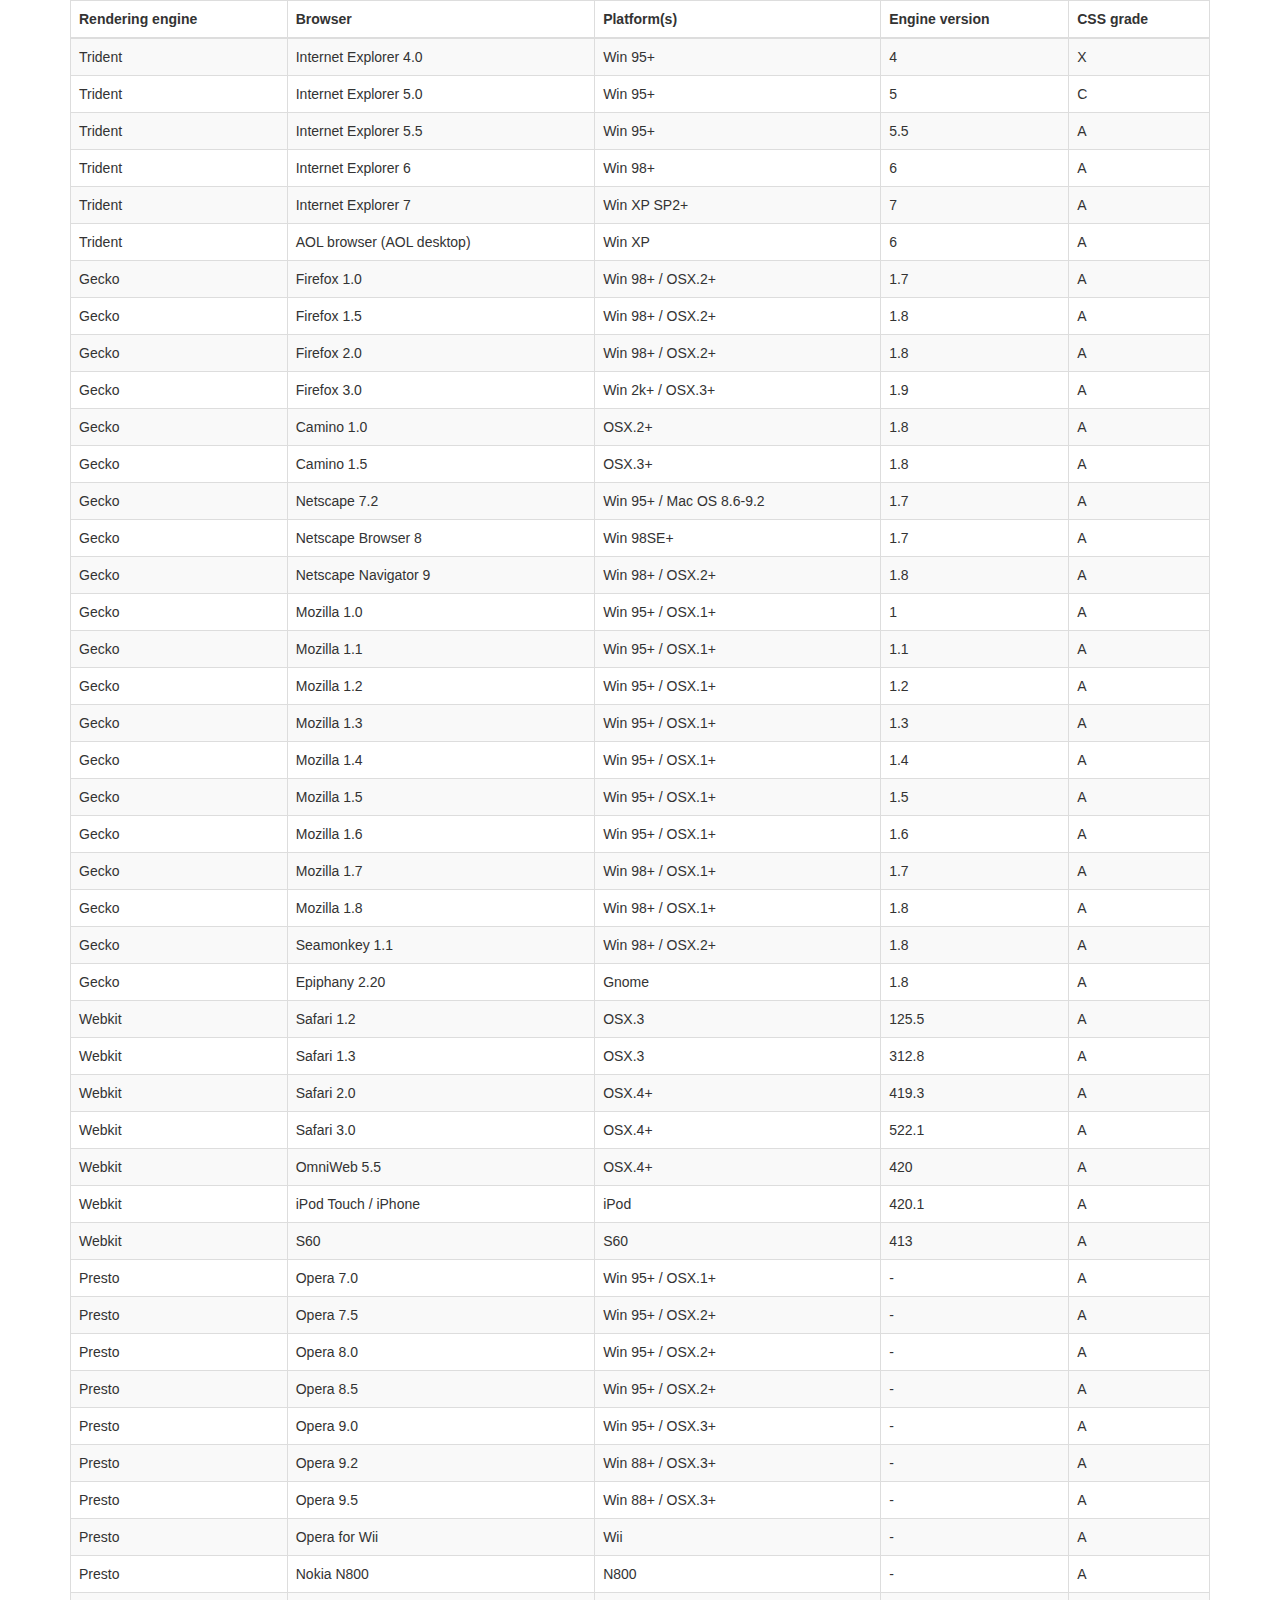
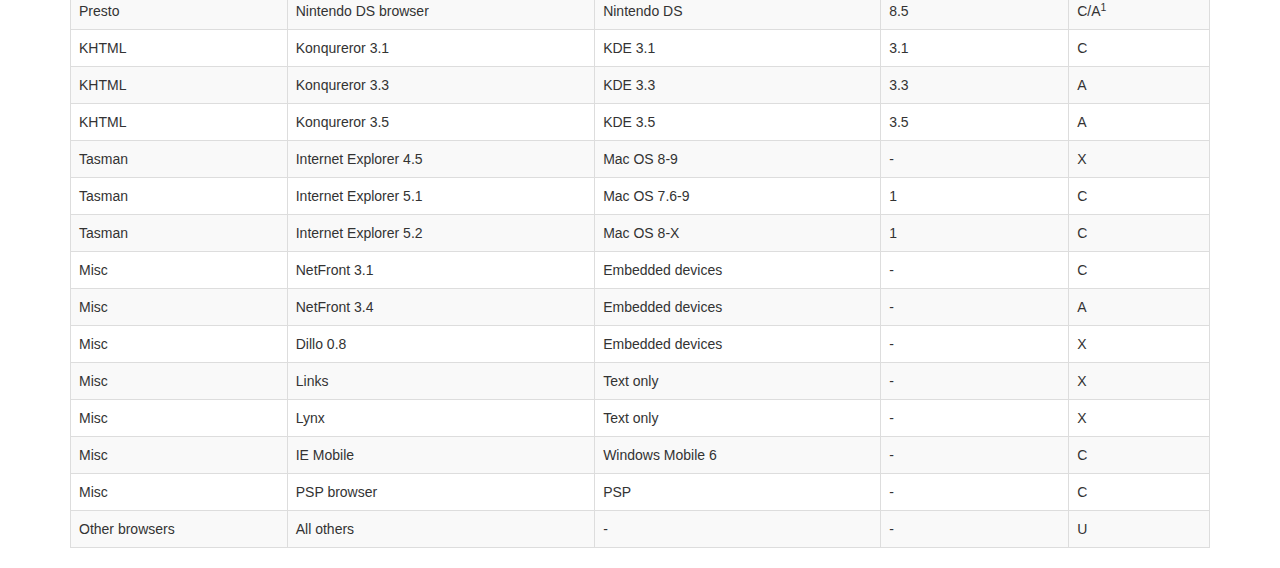
<file: admin/vendor/datatables-plugins/index.html>
<!DOCTYPE HTML PUBLIC "-//W3C//DTD HTML 4.01//EN" "http://www.w3.org/TR/html4/strict.dtd">
<html>
	<head>
		<meta http-equiv="content-type" content="text/html; charset=utf-8" />
		
		<title>DataTables Bootstrap 3 example</title>

		<link rel="stylesheet" type="text/css" href="//maxcdn.bootstrapcdn.com/bootstrap/3.3.0/css/bootstrap.min.css">
		<link rel="stylesheet" type="text/css" href="dataTables.bootstrap.css">

		<script type="text/javascript" language="javascript" src="//code.jquery.com/jquery-1.11.1.min.js"></script>
		<script type="text/javascript" language="javascript" src="//cdn.datatables.net/1.10.3/js/jquery.dataTables.min.js"></script>
		<script type="text/javascript" language="javascript" src="dataTables.bootstrap.js"></script>
		<script type="text/javascript" charset="utf-8">
			$(document).ready(function() {
				$('#example').dataTable();
			} );
		</script>
	</head>
	<body>
		<div class="container">
			
<table cellpadding="0" cellspacing="0" border="0" class="table table-striped table-bordered" id="example">
	<thead>
		<tr>
			<th>Rendering engine</th>
			<th>Browser</th>
			<th>Platform(s)</th>
			<th>Engine version</th>
			<th>CSS grade</th>
		</tr>
	</thead>
	<tbody>
		<tr class="odd gradeX">
			<td>Trident</td>
			<td>Internet
				 Explorer 4.0</td>
			<td>Win 95+</td>
			<td class="center"> 4</td>
			<td class="center">X</td>
		</tr>
		<tr class="even gradeC">
			<td>Trident</td>
			<td>Internet
				 Explorer 5.0</td>
			<td>Win 95+</td>
			<td class="center">5</td>
			<td class="center">C</td>
		</tr>
		<tr class="odd gradeA">
			<td>Trident</td>
			<td>Internet
				 Explorer 5.5</td>
			<td>Win 95+</td>
			<td class="center">5.5</td>
			<td class="center">A</td>
		</tr>
		<tr class="even gradeA">
			<td>Trident</td>
			<td>Internet
				 Explorer 6</td>
			<td>Win 98+</td>
			<td class="center">6</td>
			<td class="center">A</td>
		</tr>
		<tr class="odd gradeA">
			<td>Trident</td>
			<td>Internet Explorer 7</td>
			<td>Win XP SP2+</td>
			<td class="center">7</td>
			<td class="center">A</td>
		</tr>
		<tr class="even gradeA">
			<td>Trident</td>
			<td>AOL browser (AOL desktop)</td>
			<td>Win XP</td>
			<td class="center">6</td>
			<td class="center">A</td>
		</tr>
		<tr class="gradeA">
			<td>Gecko</td>
			<td>Firefox 1.0</td>
			<td>Win 98+ / OSX.2+</td>
			<td class="center">1.7</td>
			<td class="center">A</td>
		</tr>
		<tr class="gradeA">
			<td>Gecko</td>
			<td>Firefox 1.5</td>
			<td>Win 98+ / OSX.2+</td>
			<td class="center">1.8</td>
			<td class="center">A</td>
		</tr>
		<tr class="gradeA">
			<td>Gecko</td>
			<td>Firefox 2.0</td>
			<td>Win 98+ / OSX.2+</td>
			<td class="center">1.8</td>
			<td class="center">A</td>
		</tr>
		<tr class="gradeA">
			<td>Gecko</td>
			<td>Firefox 3.0</td>
			<td>Win 2k+ / OSX.3+</td>
			<td class="center">1.9</td>
			<td class="center">A</td>
		</tr>
		<tr class="gradeA">
			<td>Gecko</td>
			<td>Camino 1.0</td>
			<td>OSX.2+</td>
			<td class="center">1.8</td>
			<td class="center">A</td>
		</tr>
		<tr class="gradeA">
			<td>Gecko</td>
			<td>Camino 1.5</td>
			<td>OSX.3+</td>
			<td class="center">1.8</td>
			<td class="center">A</td>
		</tr>
		<tr class="gradeA">
			<td>Gecko</td>
			<td>Netscape 7.2</td>
			<td>Win 95+ / Mac OS 8.6-9.2</td>
			<td class="center">1.7</td>
			<td class="center">A</td>
		</tr>
		<tr class="gradeA">
			<td>Gecko</td>
			<td>Netscape Browser 8</td>
			<td>Win 98SE+</td>
			<td class="center">1.7</td>
			<td class="center">A</td>
		</tr>
		<tr class="gradeA">
			<td>Gecko</td>
			<td>Netscape Navigator 9</td>
			<td>Win 98+ / OSX.2+</td>
			<td class="center">1.8</td>
			<td class="center">A</td>
		</tr>
		<tr class="gradeA">
			<td>Gecko</td>
			<td>Mozilla 1.0</td>
			<td>Win 95+ / OSX.1+</td>
			<td class="center">1</td>
			<td class="center">A</td>
		</tr>
		<tr class="gradeA">
			<td>Gecko</td>
			<td>Mozilla 1.1</td>
			<td>Win 95+ / OSX.1+</td>
			<td class="center">1.1</td>
			<td class="center">A</td>
		</tr>
		<tr class="gradeA">
			<td>Gecko</td>
			<td>Mozilla 1.2</td>
			<td>Win 95+ / OSX.1+</td>
			<td class="center">1.2</td>
			<td class="center">A</td>
		</tr>
		<tr class="gradeA">
			<td>Gecko</td>
			<td>Mozilla 1.3</td>
			<td>Win 95+ / OSX.1+</td>
			<td class="center">1.3</td>
			<td class="center">A</td>
		</tr>
		<tr class="gradeA">
			<td>Gecko</td>
			<td>Mozilla 1.4</td>
			<td>Win 95+ / OSX.1+</td>
			<td class="center">1.4</td>
			<td class="center">A</td>
		</tr>
		<tr class="gradeA">
			<td>Gecko</td>
			<td>Mozilla 1.5</td>
			<td>Win 95+ / OSX.1+</td>
			<td class="center">1.5</td>
			<td class="center">A</td>
		</tr>
		<tr class="gradeA">
			<td>Gecko</td>
			<td>Mozilla 1.6</td>
			<td>Win 95+ / OSX.1+</td>
			<td class="center">1.6</td>
			<td class="center">A</td>
		</tr>
		<tr class="gradeA">
			<td>Gecko</td>
			<td>Mozilla 1.7</td>
			<td>Win 98+ / OSX.1+</td>
			<td class="center">1.7</td>
			<td class="center">A</td>
		</tr>
		<tr class="gradeA">
			<td>Gecko</td>
			<td>Mozilla 1.8</td>
			<td>Win 98+ / OSX.1+</td>
			<td class="center">1.8</td>
			<td class="center">A</td>
		</tr>
		<tr class="gradeA">
			<td>Gecko</td>
			<td>Seamonkey 1.1</td>
			<td>Win 98+ / OSX.2+</td>
			<td class="center">1.8</td>
			<td class="center">A</td>
		</tr>
		<tr class="gradeA">
			<td>Gecko</td>
			<td>Epiphany 2.20</td>
			<td>Gnome</td>
			<td class="center">1.8</td>
			<td class="center">A</td>
		</tr>
		<tr class="gradeA">
			<td>Webkit</td>
			<td>Safari 1.2</td>
			<td>OSX.3</td>
			<td class="center">125.5</td>
			<td class="center">A</td>
		</tr>
		<tr class="gradeA">
			<td>Webkit</td>
			<td>Safari 1.3</td>
			<td>OSX.3</td>
			<td class="center">312.8</td>
			<td class="center">A</td>
		</tr>
		<tr class="gradeA">
			<td>Webkit</td>
			<td>Safari 2.0</td>
			<td>OSX.4+</td>
			<td class="center">419.3</td>
			<td class="center">A</td>
		</tr>
		<tr class="gradeA">
			<td>Webkit</td>
			<td>Safari 3.0</td>
			<td>OSX.4+</td>
			<td class="center">522.1</td>
			<td class="center">A</td>
		</tr>
		<tr class="gradeA">
			<td>Webkit</td>
			<td>OmniWeb 5.5</td>
			<td>OSX.4+</td>
			<td class="center">420</td>
			<td class="center">A</td>
		</tr>
		<tr class="gradeA">
			<td>Webkit</td>
			<td>iPod Touch / iPhone</td>
			<td>iPod</td>
			<td class="center">420.1</td>
			<td class="center">A</td>
		</tr>
		<tr class="gradeA">
			<td>Webkit</td>
			<td>S60</td>
			<td>S60</td>
			<td class="center">413</td>
			<td class="center">A</td>
		</tr>
		<tr class="gradeA">
			<td>Presto</td>
			<td>Opera 7.0</td>
			<td>Win 95+ / OSX.1+</td>
			<td class="center">-</td>
			<td class="center">A</td>
		</tr>
		<tr class="gradeA">
			<td>Presto</td>
			<td>Opera 7.5</td>
			<td>Win 95+ / OSX.2+</td>
			<td class="center">-</td>
			<td class="center">A</td>
		</tr>
		<tr class="gradeA">
			<td>Presto</td>
			<td>Opera 8.0</td>
			<td>Win 95+ / OSX.2+</td>
			<td class="center">-</td>
			<td class="center">A</td>
		</tr>
		<tr class="gradeA">
			<td>Presto</td>
			<td>Opera 8.5</td>
			<td>Win 95+ / OSX.2+</td>
			<td class="center">-</td>
			<td class="center">A</td>
		</tr>
		<tr class="gradeA">
			<td>Presto</td>
			<td>Opera 9.0</td>
			<td>Win 95+ / OSX.3+</td>
			<td class="center">-</td>
			<td class="center">A</td>
		</tr>
		<tr class="gradeA">
			<td>Presto</td>
			<td>Opera 9.2</td>
			<td>Win 88+ / OSX.3+</td>
			<td class="center">-</td>
			<td class="center">A</td>
		</tr>
		<tr class="gradeA">
			<td>Presto</td>
			<td>Opera 9.5</td>
			<td>Win 88+ / OSX.3+</td>
			<td class="center">-</td>
			<td class="center">A</td>
		</tr>
		<tr class="gradeA">
			<td>Presto</td>
			<td>Opera for Wii</td>
			<td>Wii</td>
			<td class="center">-</td>
			<td class="center">A</td>
		</tr>
		<tr class="gradeA">
			<td>Presto</td>
			<td>Nokia N800</td>
			<td>N800</td>
			<td class="center">-</td>
			<td class="center">A</td>
		</tr>
		<tr class="gradeA">
			<td>Presto</td>
			<td>Nintendo DS browser</td>
			<td>Nintendo DS</td>
			<td class="center">8.5</td>
			<td class="center">C/A<sup>1</sup></td>
		</tr>
		<tr class="gradeC">
			<td>KHTML</td>
			<td>Konqureror 3.1</td>
			<td>KDE 3.1</td>
			<td class="center">3.1</td>
			<td class="center">C</td>
		</tr>
		<tr class="gradeA">
			<td>KHTML</td>
			<td>Konqureror 3.3</td>
			<td>KDE 3.3</td>
			<td class="center">3.3</td>
			<td class="center">A</td>
		</tr>
		<tr class="gradeA">
			<td>KHTML</td>
			<td>Konqureror 3.5</td>
			<td>KDE 3.5</td>
			<td class="center">3.5</td>
			<td class="center">A</td>
		</tr>
		<tr class="gradeX">
			<td>Tasman</td>
			<td>Internet Explorer 4.5</td>
			<td>Mac OS 8-9</td>
			<td class="center">-</td>
			<td class="center">X</td>
		</tr>
		<tr class="gradeC">
			<td>Tasman</td>
			<td>Internet Explorer 5.1</td>
			<td>Mac OS 7.6-9</td>
			<td class="center">1</td>
			<td class="center">C</td>
		</tr>
		<tr class="gradeC">
			<td>Tasman</td>
			<td>Internet Explorer 5.2</td>
			<td>Mac OS 8-X</td>
			<td class="center">1</td>
			<td class="center">C</td>
		</tr>
		<tr class="gradeA">
			<td>Misc</td>
			<td>NetFront 3.1</td>
			<td>Embedded devices</td>
			<td class="center">-</td>
			<td class="center">C</td>
		</tr>
		<tr class="gradeA">
			<td>Misc</td>
			<td>NetFront 3.4</td>
			<td>Embedded devices</td>
			<td class="center">-</td>
			<td class="center">A</td>
		</tr>
		<tr class="gradeX">
			<td>Misc</td>
			<td>Dillo 0.8</td>
			<td>Embedded devices</td>
			<td class="center">-</td>
			<td class="center">X</td>
		</tr>
		<tr class="gradeX">
			<td>Misc</td>
			<td>Links</td>
			<td>Text only</td>
			<td class="center">-</td>
			<td class="center">X</td>
		</tr>
		<tr class="gradeX">
			<td>Misc</td>
			<td>Lynx</td>
			<td>Text only</td>
			<td class="center">-</td>
			<td class="center">X</td>
		</tr>
		<tr class="gradeC">
			<td>Misc</td>
			<td>IE Mobile</td>
			<td>Windows Mobile 6</td>
			<td class="center">-</td>
			<td class="center">C</td>
		</tr>
		<tr class="gradeC">
			<td>Misc</td>
			<td>PSP browser</td>
			<td>PSP</td>
			<td class="center">-</td>
			<td class="center">C</td>
		</tr>
		<tr class="gradeU">
			<td>Other browsers</td>
			<td>All others</td>
			<td>-</td>
			<td class="center">-</td>
			<td class="center">U</td>
		</tr>
	</tbody>
</table>
			
		</div>
	</body>
</html>
</file>
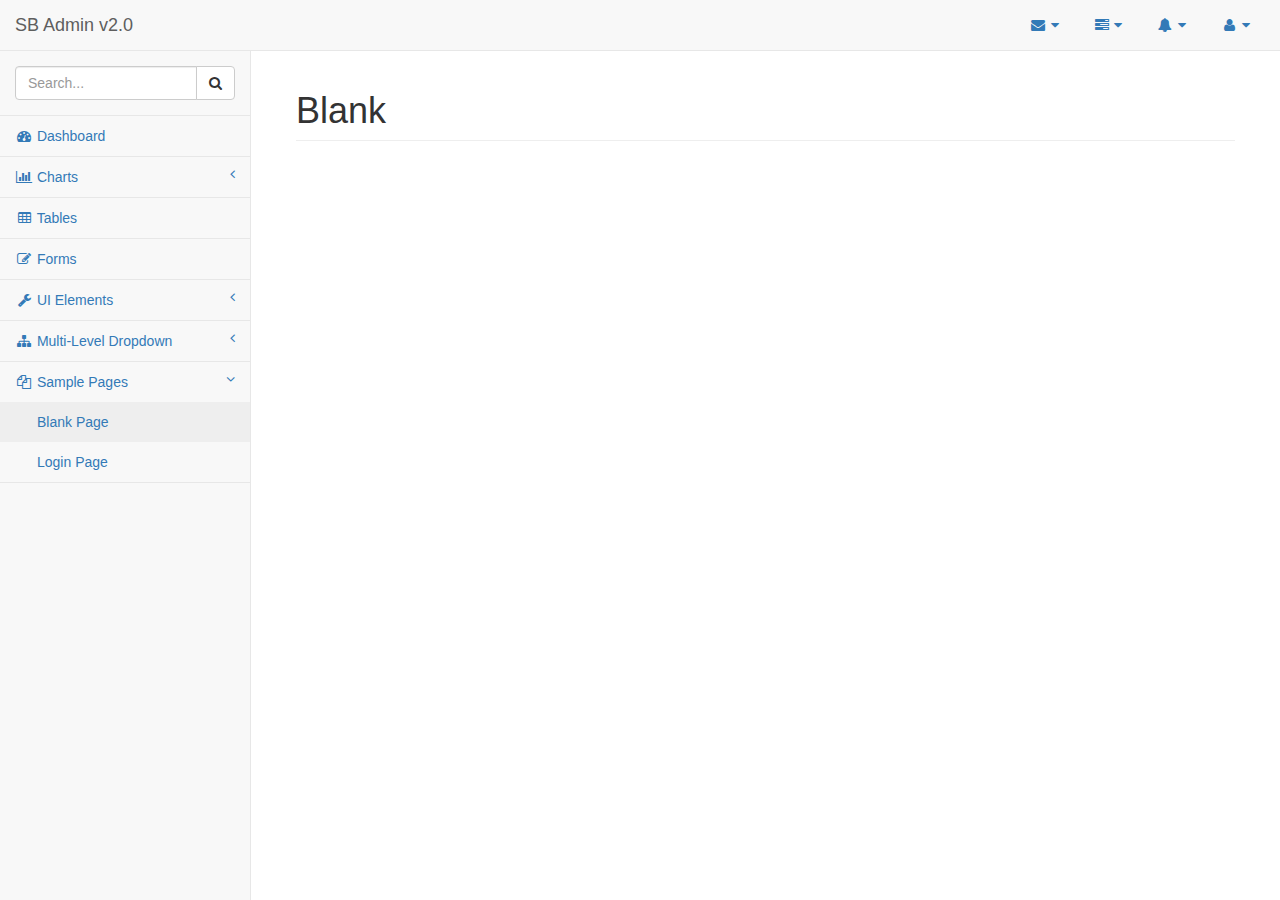
<file: admin/pages/blank.html>
<!DOCTYPE html>
<html lang="en">

<head>

    <meta charset="utf-8">
    <meta http-equiv="X-UA-Compatible" content="IE=edge">
    <meta name="viewport" content="width=device-width, initial-scale=1">
    <meta name="description" content="">
    <meta name="author" content="">

    <title>SB Admin 2 - Bootstrap Admin Theme</title>

    <!-- Bootstrap Core CSS -->
    <link href="../vendor/bootstrap/css/bootstrap.min.css" rel="stylesheet">

    <!-- MetisMenu CSS -->
    <link href="../vendor/metisMenu/metisMenu.min.css" rel="stylesheet">

    <!-- Custom CSS -->
    <link href="../dist/css/sb-admin-2.css" rel="stylesheet">

    <!-- Custom Fonts -->
    <link href="../vendor/font-awesome/css/font-awesome.min.css" rel="stylesheet" type="text/css">

    <!-- HTML5 Shim and Respond.js IE8 support of HTML5 elements and media queries -->
    <!-- WARNING: Respond.js doesn't work if you view the page via file:// -->
    <!--[if lt IE 9]>
        <script src="https://oss.maxcdn.com/libs/html5shiv/3.7.0/html5shiv.js"></script>
        <script src="https://oss.maxcdn.com/libs/respond.js/1.4.2/respond.min.js"></script>
    <![endif]-->

</head>

<body>

    <div id="wrapper">

        <!-- Navigation -->
        <nav class="navbar navbar-default navbar-static-top" role="navigation" style="margin-bottom: 0">
            <div class="navbar-header">
                <button type="button" class="navbar-toggle" data-toggle="collapse" data-target=".navbar-collapse">
                    <span class="sr-only">Toggle navigation</span>
                    <span class="icon-bar"></span>
                    <span class="icon-bar"></span>
                    <span class="icon-bar"></span>
                </button>
                <a class="navbar-brand" href="index.html">SB Admin v2.0</a>
            </div>
            <!-- /.navbar-header -->

            <ul class="nav navbar-top-links navbar-right">
                <li class="dropdown">
                    <a class="dropdown-toggle" data-toggle="dropdown" href="#">
                        <i class="fa fa-envelope fa-fw"></i> <i class="fa fa-caret-down"></i>
                    </a>
                    <ul class="dropdown-menu dropdown-messages">
                        <li>
                            <a href="#">
                                <div>
                                    <strong>John Smith</strong>
                                    <span class="pull-right text-muted">
                                        <em>Yesterday</em>
                                    </span>
                                </div>
                                <div>Lorem ipsum dolor sit amet, consectetur adipiscing elit. Pellentesque eleifend...</div>
                            </a>
                        </li>
                        <li class="divider"></li>
                        <li>
                            <a href="#">
                                <div>
                                    <strong>John Smith</strong>
                                    <span class="pull-right text-muted">
                                        <em>Yesterday</em>
                                    </span>
                                </div>
                                <div>Lorem ipsum dolor sit amet, consectetur adipiscing elit. Pellentesque eleifend...</div>
                            </a>
                        </li>
                        <li class="divider"></li>
                        <li>
                            <a href="#">
                                <div>
                                    <strong>John Smith</strong>
                                    <span class="pull-right text-muted">
                                        <em>Yesterday</em>
                                    </span>
                                </div>
                                <div>Lorem ipsum dolor sit amet, consectetur adipiscing elit. Pellentesque eleifend...</div>
                            </a>
                        </li>
                        <li class="divider"></li>
                        <li>
                            <a class="text-center" href="#">
                                <strong>Read All Messages</strong>
                                <i class="fa fa-angle-right"></i>
                            </a>
                        </li>
                    </ul>
                    <!-- /.dropdown-messages -->
                </li>
                <!-- /.dropdown -->
                <li class="dropdown">
                    <a class="dropdown-toggle" data-toggle="dropdown" href="#">
                        <i class="fa fa-tasks fa-fw"></i> <i class="fa fa-caret-down"></i>
                    </a>
                    <ul class="dropdown-menu dropdown-tasks">
                        <li>
                            <a href="#">
                                <div>
                                    <p>
                                        <strong>Task 1</strong>
                                        <span class="pull-right text-muted">40% Complete</span>
                                    </p>
                                    <div class="progress progress-striped active">
                                        <div class="progress-bar progress-bar-success" role="progressbar" aria-valuenow="40" aria-valuemin="0" aria-valuemax="100" style="width: 40%">
                                            <span class="sr-only">40% Complete (success)</span>
                                        </div>
                                    </div>
                                </div>
                            </a>
                        </li>
                        <li class="divider"></li>
                        <li>
                            <a href="#">
                                <div>
                                    <p>
                                        <strong>Task 2</strong>
                                        <span class="pull-right text-muted">20% Complete</span>
                                    </p>
                                    <div class="progress progress-striped active">
                                        <div class="progress-bar progress-bar-info" role="progressbar" aria-valuenow="20" aria-valuemin="0" aria-valuemax="100" style="width: 20%">
                                            <span class="sr-only">20% Complete</span>
                                        </div>
                                    </div>
                                </div>
                            </a>
                        </li>
                        <li class="divider"></li>
                        <li>
                            <a href="#">
                                <div>
                                    <p>
                                        <strong>Task 3</strong>
                                        <span class="pull-right text-muted">60% Complete</span>
                                    </p>
                                    <div class="progress progress-striped active">
                                        <div class="progress-bar progress-bar-warning" role="progressbar" aria-valuenow="60" aria-valuemin="0" aria-valuemax="100" style="width: 60%">
                                            <span class="sr-only">60% Complete (warning)</span>
                                        </div>
                                    </div>
                                </div>
                            </a>
                        </li>
                        <li class="divider"></li>
                        <li>
                            <a href="#">
                                <div>
                                    <p>
                                        <strong>Task 4</strong>
                                        <span class="pull-right text-muted">80% Complete</span>
                                    </p>
                                    <div class="progress progress-striped active">
                                        <div class="progress-bar progress-bar-danger" role="progressbar" aria-valuenow="80" aria-valuemin="0" aria-valuemax="100" style="width: 80%">
                                            <span class="sr-only">80% Complete (danger)</span>
                                        </div>
                                    </div>
                                </div>
                            </a>
                        </li>
                        <li class="divider"></li>
                        <li>
                            <a class="text-center" href="#">
                                <strong>See All Tasks</strong>
                                <i class="fa fa-angle-right"></i>
                            </a>
                        </li>
                    </ul>
                    <!-- /.dropdown-tasks -->
                </li>
                <!-- /.dropdown -->
                <li class="dropdown">
                    <a class="dropdown-toggle" data-toggle="dropdown" href="#">
                        <i class="fa fa-bell fa-fw"></i> <i class="fa fa-caret-down"></i>
                    </a>
                    <ul class="dropdown-menu dropdown-alerts">
                        <li>
                            <a href="#">
                                <div>
                                    <i class="fa fa-comment fa-fw"></i> New Comment
                                    <span class="pull-right text-muted small">4 minutes ago</span>
                                </div>
                            </a>
                        </li>
                        <li class="divider"></li>
                        <li>
                            <a href="#">
                                <div>
                                    <i class="fa fa-twitter fa-fw"></i> 3 New Followers
                                    <span class="pull-right text-muted small">12 minutes ago</span>
                                </div>
                            </a>
                        </li>
                        <li class="divider"></li>
                        <li>
                            <a href="#">
                                <div>
                                    <i class="fa fa-envelope fa-fw"></i> Message Sent
                                    <span class="pull-right text-muted small">4 minutes ago</span>
                                </div>
                            </a>
                        </li>
                        <li class="divider"></li>
                        <li>
                            <a href="#">
                                <div>
                                    <i class="fa fa-tasks fa-fw"></i> New Task
                                    <span class="pull-right text-muted small">4 minutes ago</span>
                                </div>
                            </a>
                        </li>
                        <li class="divider"></li>
                        <li>
                            <a href="#">
                                <div>
                                    <i class="fa fa-upload fa-fw"></i> Server Rebooted
                                    <span class="pull-right text-muted small">4 minutes ago</span>
                                </div>
                            </a>
                        </li>
                        <li class="divider"></li>
                        <li>
                            <a class="text-center" href="#">
                                <strong>See All Alerts</strong>
                                <i class="fa fa-angle-right"></i>
                            </a>
                        </li>
                    </ul>
                    <!-- /.dropdown-alerts -->
                </li>
                <!-- /.dropdown -->
                <li class="dropdown">
                    <a class="dropdown-toggle" data-toggle="dropdown" href="#">
                        <i class="fa fa-user fa-fw"></i> <i class="fa fa-caret-down"></i>
                    </a>
                    <ul class="dropdown-menu dropdown-user">
                        <li><a href="#"><i class="fa fa-user fa-fw"></i> User Profile</a>
                        </li>
                        <li><a href="#"><i class="fa fa-gear fa-fw"></i> Settings</a>
                        </li>
                        <li class="divider"></li>
                        <li><a href="login.html"><i class="fa fa-sign-out fa-fw"></i> Logout</a>
                        </li>
                    </ul>
                    <!-- /.dropdown-user -->
                </li>
                <!-- /.dropdown -->
            </ul>
            <!-- /.navbar-top-links -->

            <div class="navbar-default sidebar" role="navigation">
                <div class="sidebar-nav navbar-collapse">
                    <ul class="nav" id="side-menu">
                        <li class="sidebar-search">
                            <div class="input-group custom-search-form">
                                <input type="text" class="form-control" placeholder="Search...">
                                <span class="input-group-btn">
                                    <button class="btn btn-default" type="button">
                                        <i class="fa fa-search"></i>
                                    </button>
                                </span>
                            </div>
                            <!-- /input-group -->
                        </li>
                        <li>
                            <a href="index.html"><i class="fa fa-dashboard fa-fw"></i> Dashboard</a>
                        </li>
                        <li>
                            <a href="#"><i class="fa fa-bar-chart-o fa-fw"></i> Charts<span class="fa arrow"></span></a>
                            <ul class="nav nav-second-level">
                                <li>
                                    <a href="flot.html">Flot Charts</a>
                                </li>
                                <li>
                                    <a href="morris.html">Morris.js Charts</a>
                                </li>
                            </ul>
                            <!-- /.nav-second-level -->
                        </li>
                        <li>
                            <a href="tables.html"><i class="fa fa-table fa-fw"></i> Tables</a>
                        </li>
                        <li>
                            <a href="forms.html"><i class="fa fa-edit fa-fw"></i> Forms</a>
                        </li>
                        <li>
                            <a href="#"><i class="fa fa-wrench fa-fw"></i> UI Elements<span class="fa arrow"></span></a>
                            <ul class="nav nav-second-level">
                                <li>
                                    <a href="panels-wells.html">Panels and Wells</a>
                                </li>
                                <li>
                                    <a href="buttons.html">Buttons</a>
                                </li>
                                <li>
                                    <a href="notifications.html">Notifications</a>
                                </li>
                                <li>
                                    <a href="typography.html">Typography</a>
                                </li>
                                <li>
                                    <a href="icons.html"> Icons</a>
                                </li>
                                <li>
                                    <a href="grid.html">Grid</a>
                                </li>
                            </ul>
                            <!-- /.nav-second-level -->
                        </li>
                        <li>
                            <a href="#"><i class="fa fa-sitemap fa-fw"></i> Multi-Level Dropdown<span class="fa arrow"></span></a>
                            <ul class="nav nav-second-level">
                                <li>
                                    <a href="#">Second Level Item</a>
                                </li>
                                <li>
                                    <a href="#">Second Level Item</a>
                                </li>
                                <li>
                                    <a href="#">Third Level <span class="fa arrow"></span></a>
                                    <ul class="nav nav-third-level">
                                        <li>
                                            <a href="#">Third Level Item</a>
                                        </li>
                                        <li>
                                            <a href="#">Third Level Item</a>
                                        </li>
                                        <li>
                                            <a href="#">Third Level Item</a>
                                        </li>
                                        <li>
                                            <a href="#">Third Level Item</a>
                                        </li>
                                    </ul>
                                    <!-- /.nav-third-level -->
                                </li>
                            </ul>
                            <!-- /.nav-second-level -->
                        </li>
                        <li class="active">
                            <a href="#"><i class="fa fa-files-o fa-fw"></i> Sample Pages<span class="fa arrow"></span></a>
                            <ul class="nav nav-second-level">
                                <li>
                                    <a class="active" href="blank.html">Blank Page</a>
                                </li>
                                <li>
                                    <a href="login.html">Login Page</a>
                                </li>
                            </ul>
                            <!-- /.nav-second-level -->
                        </li>
                    </ul>
                </div>
                <!-- /.sidebar-collapse -->
            </div>
            <!-- /.navbar-static-side -->
        </nav>

        <!-- Page Content -->
        <div id="page-wrapper">
            <div class="container-fluid">
                <div class="row">
                    <div class="col-lg-12">
                        <h1 class="page-header">Blank</h1>
                    </div>
                    <!-- /.col-lg-12 -->
                </div>
                <!-- /.row -->
            </div>
            <!-- /.container-fluid -->
        </div>
        <!-- /#page-wrapper -->

    </div>
    <!-- /#wrapper -->

    <!-- jQuery -->
    <script src="../vendor/jquery/jquery.min.js"></script>

    <!-- Bootstrap Core JavaScript -->
    <script src="../vendor/bootstrap/js/bootstrap.min.js"></script>

    <!-- Metis Menu Plugin JavaScript -->
    <script src="../vendor/metisMenu/metisMenu.min.js"></script>

    <!-- Custom Theme JavaScript -->
    <script src="../dist/js/sb-admin-2.js"></script>

</body>

</html>
</file>
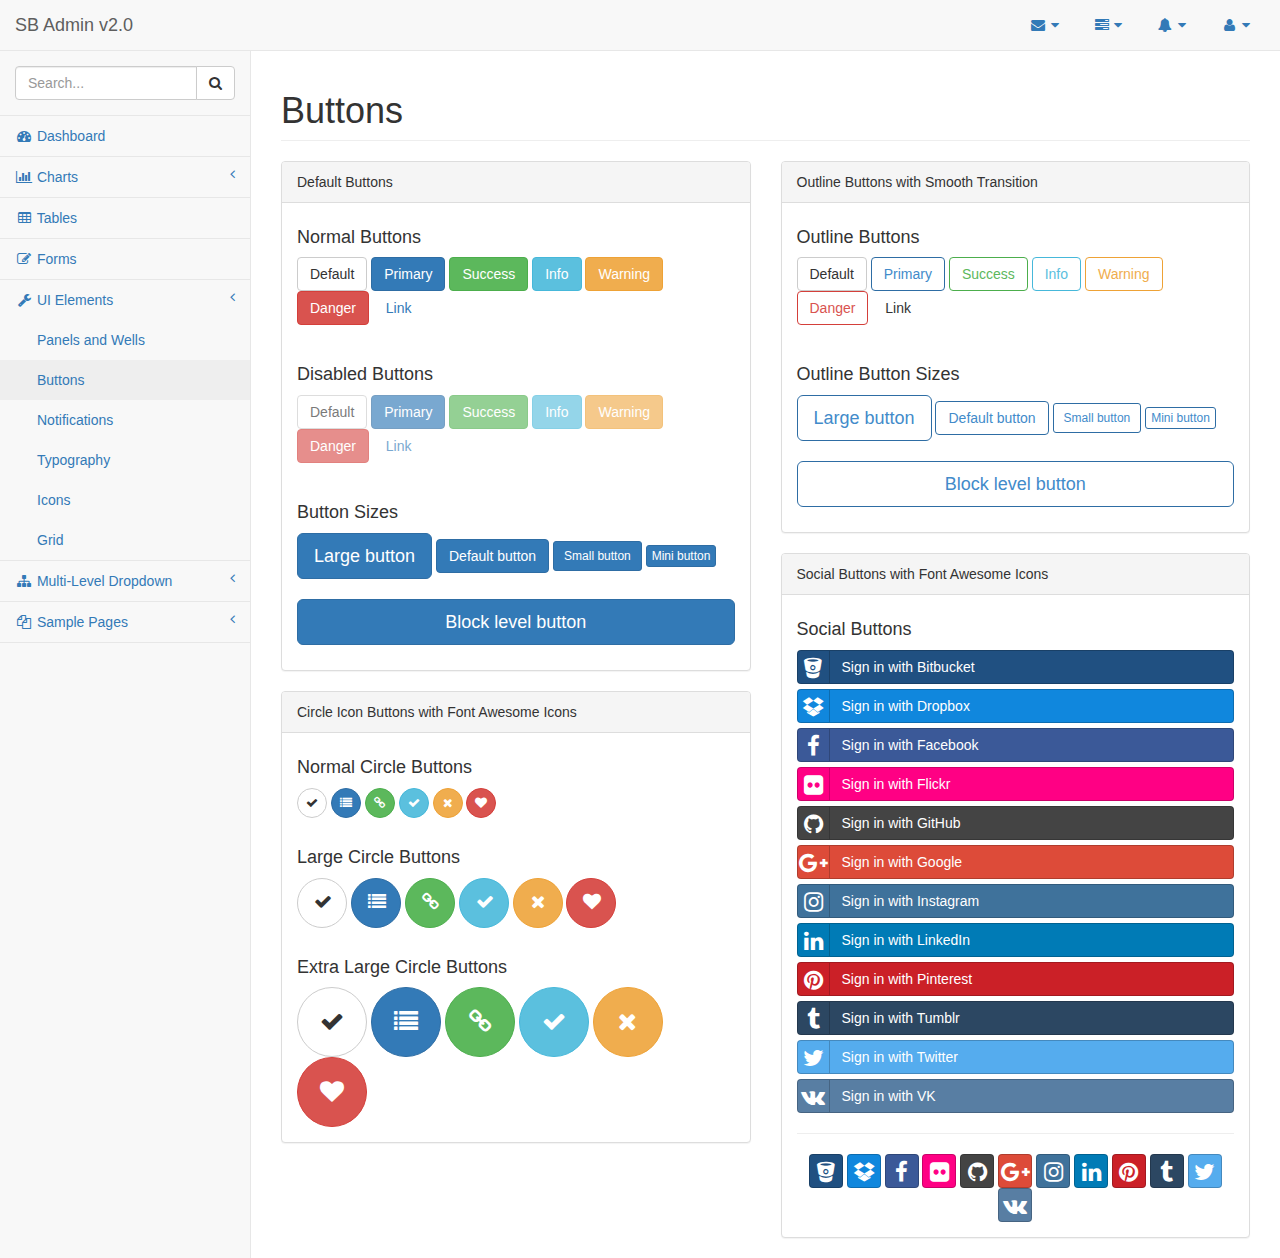
<file: admin/pages/buttons.html>
<!DOCTYPE html>
<html lang="en">

<head>

    <meta charset="utf-8">
    <meta http-equiv="X-UA-Compatible" content="IE=edge">
    <meta name="viewport" content="width=device-width, initial-scale=1">
    <meta name="description" content="">
    <meta name="author" content="">

    <title>SB Admin 2 - Bootstrap Admin Theme</title>

    <!-- Bootstrap Core CSS -->
    <link href="../vendor/bootstrap/css/bootstrap.min.css" rel="stylesheet">

    <!-- MetisMenu CSS -->
    <link href="../vendor/metisMenu/metisMenu.min.css" rel="stylesheet">

    <!-- Social Buttons CSS -->
    <link href="../vendor/bootstrap-social/bootstrap-social.css" rel="stylesheet">

    <!-- Custom CSS -->
    <link href="../dist/css/sb-admin-2.css" rel="stylesheet">

    <!-- Custom Fonts -->
    <link href="../vendor/font-awesome/css/font-awesome.min.css" rel="stylesheet" type="text/css">

    <!-- HTML5 Shim and Respond.js IE8 support of HTML5 elements and media queries -->
    <!-- WARNING: Respond.js doesn't work if you view the page via file:// -->
    <!--[if lt IE 9]>
        <script src="https://oss.maxcdn.com/libs/html5shiv/3.7.0/html5shiv.js"></script>
        <script src="https://oss.maxcdn.com/libs/respond.js/1.4.2/respond.min.js"></script>
    <![endif]-->

</head>

<body>

    <div id="wrapper">

        <!-- Navigation -->
        <nav class="navbar navbar-default navbar-static-top" role="navigation" style="margin-bottom: 0">
            <div class="navbar-header">
                <button type="button" class="navbar-toggle" data-toggle="collapse" data-target=".navbar-collapse">
                    <span class="sr-only">Toggle navigation</span>
                    <span class="icon-bar"></span>
                    <span class="icon-bar"></span>
                    <span class="icon-bar"></span>
                </button>
                <a class="navbar-brand" href="index.html">SB Admin v2.0</a>
            </div>
            <!-- /.navbar-header -->

            <ul class="nav navbar-top-links navbar-right">
                <li class="dropdown">
                    <a class="dropdown-toggle" data-toggle="dropdown" href="#">
                        <i class="fa fa-envelope fa-fw"></i> <i class="fa fa-caret-down"></i>
                    </a>
                    <ul class="dropdown-menu dropdown-messages">
                        <li>
                            <a href="#">
                                <div>
                                    <strong>John Smith</strong>
                                    <span class="pull-right text-muted">
                                        <em>Yesterday</em>
                                    </span>
                                </div>
                                <div>Lorem ipsum dolor sit amet, consectetur adipiscing elit. Pellentesque eleifend...</div>
                            </a>
                        </li>
                        <li class="divider"></li>
                        <li>
                            <a href="#">
                                <div>
                                    <strong>John Smith</strong>
                                    <span class="pull-right text-muted">
                                        <em>Yesterday</em>
                                    </span>
                                </div>
                                <div>Lorem ipsum dolor sit amet, consectetur adipiscing elit. Pellentesque eleifend...</div>
                            </a>
                        </li>
                        <li class="divider"></li>
                        <li>
                            <a href="#">
                                <div>
                                    <strong>John Smith</strong>
                                    <span class="pull-right text-muted">
                                        <em>Yesterday</em>
                                    </span>
                                </div>
                                <div>Lorem ipsum dolor sit amet, consectetur adipiscing elit. Pellentesque eleifend...</div>
                            </a>
                        </li>
                        <li class="divider"></li>
                        <li>
                            <a class="text-center" href="#">
                                <strong>Read All Messages</strong>
                                <i class="fa fa-angle-right"></i>
                            </a>
                        </li>
                    </ul>
                    <!-- /.dropdown-messages -->
                </li>
                <!-- /.dropdown -->
                <li class="dropdown">
                    <a class="dropdown-toggle" data-toggle="dropdown" href="#">
                        <i class="fa fa-tasks fa-fw"></i> <i class="fa fa-caret-down"></i>
                    </a>
                    <ul class="dropdown-menu dropdown-tasks">
                        <li>
                            <a href="#">
                                <div>
                                    <p>
                                        <strong>Task 1</strong>
                                        <span class="pull-right text-muted">40% Complete</span>
                                    </p>
                                    <div class="progress progress-striped active">
                                        <div class="progress-bar progress-bar-success" role="progressbar" aria-valuenow="40" aria-valuemin="0" aria-valuemax="100" style="width: 40%">
                                            <span class="sr-only">40% Complete (success)</span>
                                        </div>
                                    </div>
                                </div>
                            </a>
                        </li>
                        <li class="divider"></li>
                        <li>
                            <a href="#">
                                <div>
                                    <p>
                                        <strong>Task 2</strong>
                                        <span class="pull-right text-muted">20% Complete</span>
                                    </p>
                                    <div class="progress progress-striped active">
                                        <div class="progress-bar progress-bar-info" role="progressbar" aria-valuenow="20" aria-valuemin="0" aria-valuemax="100" style="width: 20%">
                                            <span class="sr-only">20% Complete</span>
                                        </div>
                                    </div>
                                </div>
                            </a>
                        </li>
                        <li class="divider"></li>
                        <li>
                            <a href="#">
                                <div>
                                    <p>
                                        <strong>Task 3</strong>
                                        <span class="pull-right text-muted">60% Complete</span>
                                    </p>
                                    <div class="progress progress-striped active">
                                        <div class="progress-bar progress-bar-warning" role="progressbar" aria-valuenow="60" aria-valuemin="0" aria-valuemax="100" style="width: 60%">
                                            <span class="sr-only">60% Complete (warning)</span>
                                        </div>
                                    </div>
                                </div>
                            </a>
                        </li>
                        <li class="divider"></li>
                        <li>
                            <a href="#">
                                <div>
                                    <p>
                                        <strong>Task 4</strong>
                                        <span class="pull-right text-muted">80% Complete</span>
                                    </p>
                                    <div class="progress progress-striped active">
                                        <div class="progress-bar progress-bar-danger" role="progressbar" aria-valuenow="80" aria-valuemin="0" aria-valuemax="100" style="width: 80%">
                                            <span class="sr-only">80% Complete (danger)</span>
                                        </div>
                                    </div>
                                </div>
                            </a>
                        </li>
                        <li class="divider"></li>
                        <li>
                            <a class="text-center" href="#">
                                <strong>See All Tasks</strong>
                                <i class="fa fa-angle-right"></i>
                            </a>
                        </li>
                    </ul>
                    <!-- /.dropdown-tasks -->
                </li>
                <!-- /.dropdown -->
                <li class="dropdown">
                    <a class="dropdown-toggle" data-toggle="dropdown" href="#">
                        <i class="fa fa-bell fa-fw"></i> <i class="fa fa-caret-down"></i>
                    </a>
                    <ul class="dropdown-menu dropdown-alerts">
                        <li>
                            <a href="#">
                                <div>
                                    <i class="fa fa-comment fa-fw"></i> New Comment
                                    <span class="pull-right text-muted small">4 minutes ago</span>
                                </div>
                            </a>
                        </li>
                        <li class="divider"></li>
                        <li>
                            <a href="#">
                                <div>
                                    <i class="fa fa-twitter fa-fw"></i> 3 New Followers
                                    <span class="pull-right text-muted small">12 minutes ago</span>
                                </div>
                            </a>
                        </li>
                        <li class="divider"></li>
                        <li>
                            <a href="#">
                                <div>
                                    <i class="fa fa-envelope fa-fw"></i> Message Sent
                                    <span class="pull-right text-muted small">4 minutes ago</span>
                                </div>
                            </a>
                        </li>
                        <li class="divider"></li>
                        <li>
                            <a href="#">
                                <div>
                                    <i class="fa fa-tasks fa-fw"></i> New Task
                                    <span class="pull-right text-muted small">4 minutes ago</span>
                                </div>
                            </a>
                        </li>
                        <li class="divider"></li>
                        <li>
                            <a href="#">
                                <div>
                                    <i class="fa fa-upload fa-fw"></i> Server Rebooted
                                    <span class="pull-right text-muted small">4 minutes ago</span>
                                </div>
                            </a>
                        </li>
                        <li class="divider"></li>
                        <li>
                            <a class="text-center" href="#">
                                <strong>See All Alerts</strong>
                                <i class="fa fa-angle-right"></i>
                            </a>
                        </li>
                    </ul>
                    <!-- /.dropdown-alerts -->
                </li>
                <!-- /.dropdown -->
                <li class="dropdown">
                    <a class="dropdown-toggle" data-toggle="dropdown" href="#">
                        <i class="fa fa-user fa-fw"></i> <i class="fa fa-caret-down"></i>
                    </a>
                    <ul class="dropdown-menu dropdown-user">
                        <li><a href="#"><i class="fa fa-user fa-fw"></i> User Profile</a>
                        </li>
                        <li><a href="#"><i class="fa fa-gear fa-fw"></i> Settings</a>
                        </li>
                        <li class="divider"></li>
                        <li><a href="login.html"><i class="fa fa-sign-out fa-fw"></i> Logout</a>
                        </li>
                    </ul>
                    <!-- /.dropdown-user -->
                </li>
                <!-- /.dropdown -->
            </ul>
            <!-- /.navbar-top-links -->

            <div class="navbar-default sidebar" role="navigation">
                <div class="sidebar-nav navbar-collapse">
                    <ul class="nav" id="side-menu">
                        <li class="sidebar-search">
                            <div class="input-group custom-search-form">
                                <input type="text" class="form-control" placeholder="Search...">
                                <span class="input-group-btn">
                                <button class="btn btn-default" type="button">
                                    <i class="fa fa-search"></i>
                                </button>
                            </span>
                            </div>
                            <!-- /input-group -->
                        </li>
                        <li>
                            <a href="index.html"><i class="fa fa-dashboard fa-fw"></i> Dashboard</a>
                        </li>
                        <li>
                            <a href="#"><i class="fa fa-bar-chart-o fa-fw"></i> Charts<span class="fa arrow"></span></a>
                            <ul class="nav nav-second-level">
                                <li>
                                    <a href="flot.html">Flot Charts</a>
                                </li>
                                <li>
                                    <a href="morris.html">Morris.js Charts</a>
                                </li>
                            </ul>
                            <!-- /.nav-second-level -->
                        </li>
                        <li>
                            <a href="tables.html"><i class="fa fa-table fa-fw"></i> Tables</a>
                        </li>
                        <li>
                            <a href="forms.html"><i class="fa fa-edit fa-fw"></i> Forms</a>
                        </li>
                        <li>
                            <a href="#"><i class="fa fa-wrench fa-fw"></i> UI Elements<span class="fa arrow"></span></a>
                            <ul class="nav nav-second-level">
                                <li>
                                    <a href="panels-wells.html">Panels and Wells</a>
                                </li>
                                <li>
                                    <a href="buttons.html">Buttons</a>
                                </li>
                                <li>
                                    <a href="notifications.html">Notifications</a>
                                </li>
                                <li>
                                    <a href="typography.html">Typography</a>
                                </li>
                                <li>
                                    <a href="icons.html"> Icons</a>
                                </li>
                                <li>
                                    <a href="grid.html">Grid</a>
                                </li>
                            </ul>
                            <!-- /.nav-second-level -->
                        </li>
                        <li>
                            <a href="#"><i class="fa fa-sitemap fa-fw"></i> Multi-Level Dropdown<span class="fa arrow"></span></a>
                            <ul class="nav nav-second-level">
                                <li>
                                    <a href="#">Second Level Item</a>
                                </li>
                                <li>
                                    <a href="#">Second Level Item</a>
                                </li>
                                <li>
                                    <a href="#">Third Level <span class="fa arrow"></span></a>
                                    <ul class="nav nav-third-level">
                                        <li>
                                            <a href="#">Third Level Item</a>
                                        </li>
                                        <li>
                                            <a href="#">Third Level Item</a>
                                        </li>
                                        <li>
                                            <a href="#">Third Level Item</a>
                                        </li>
                                        <li>
                                            <a href="#">Third Level Item</a>
                                        </li>
                                    </ul>
                                    <!-- /.nav-third-level -->
                                </li>
                            </ul>
                            <!-- /.nav-second-level -->
                        </li>
                        <li>
                            <a href="#"><i class="fa fa-files-o fa-fw"></i> Sample Pages<span class="fa arrow"></span></a>
                            <ul class="nav nav-second-level">
                                <li>
                                    <a href="blank.html">Blank Page</a>
                                </li>
                                <li>
                                    <a href="login.html">Login Page</a>
                                </li>
                            </ul>
                            <!-- /.nav-second-level -->
                        </li>
                    </ul>
                </div>
                <!-- /.sidebar-collapse -->
            </div>
            <!-- /.navbar-static-side -->
        </nav>

        <!-- Page Content -->
        <div id="page-wrapper">
            <div class="row">
                <div class="col-lg-12">
                    <h1 class="page-header">Buttons</h1>
                </div>
                <!-- /.col-lg-12 -->
            </div>
            <!-- /.row -->
            <div class="row">
                <div class="col-lg-6">
                    <div class="panel panel-default">
                        <div class="panel-heading">
                            Default Buttons
                        </div>
                        <!-- /.panel-heading -->
                        <div class="panel-body">
                            <h4>Normal Buttons</h4>
                            <p>
                                <button type="button" class="btn btn-default">Default</button>
                                <button type="button" class="btn btn-primary">Primary</button>
                                <button type="button" class="btn btn-success">Success</button>
                                <button type="button" class="btn btn-info">Info</button>
                                <button type="button" class="btn btn-warning">Warning</button>
                                <button type="button" class="btn btn-danger">Danger</button>
                                <button type="button" class="btn btn-link">Link</button>
                            </p>
                            <br>
                            <h4>Disabled Buttons</h4>
                            <p>
                                <button type="button" class="btn btn-default disabled">Default</button>
                                <button type="button" class="btn btn-primary disabled">Primary</button>
                                <button type="button" class="btn btn-success disabled">Success</button>
                                <button type="button" class="btn btn-info disabled">Info</button>
                                <button type="button" class="btn btn-warning disabled">Warning</button>
                                <button type="button" class="btn btn-danger disabled">Danger</button>
                                <button type="button" class="btn btn-link disabled">Link</button>
                            </p>
                            <br>
                            <h4>Button Sizes</h4>
                            <p>
                                <button type="button" class="btn btn-primary btn-lg">Large button</button>
                                <button type="button" class="btn btn-primary">Default button</button>
                                <button type="button" class="btn btn-primary btn-sm">Small button</button>
                                <button type="button" class="btn btn-primary btn-xs">Mini button</button>
                                <br>
                                <br>
                                <button type="button" class="btn btn-primary btn-lg btn-block">Block level button</button>
                            </p>
                        </div>
                        <!-- /.panel-body -->
                    </div>
                    <!-- /.panel -->
                    <div class="panel panel-default">
                        <div class="panel-heading">
                            Circle Icon Buttons with Font Awesome Icons
                        </div>
                        <!-- /.panel-heading -->
                        <div class="panel-body">
                            <h4>Normal Circle Buttons</h4>
                            <button type="button" class="btn btn-default btn-circle"><i class="fa fa-check"></i>
                            </button>
                            <button type="button" class="btn btn-primary btn-circle"><i class="fa fa-list"></i>
                            </button>
                            <button type="button" class="btn btn-success btn-circle"><i class="fa fa-link"></i>
                            </button>
                            <button type="button" class="btn btn-info btn-circle"><i class="fa fa-check"></i>
                            </button>
                            <button type="button" class="btn btn-warning btn-circle"><i class="fa fa-times"></i>
                            </button>
                            <button type="button" class="btn btn-danger btn-circle"><i class="fa fa-heart"></i>
                            </button>
                            <br>
                            <br>
                            <h4>Large Circle Buttons</h4>
                            <button type="button" class="btn btn-default btn-circle btn-lg"><i class="fa fa-check"></i>
                            </button>
                            <button type="button" class="btn btn-primary btn-circle btn-lg"><i class="fa fa-list"></i>
                            </button>
                            <button type="button" class="btn btn-success btn-circle btn-lg"><i class="fa fa-link"></i>
                            </button>
                            <button type="button" class="btn btn-info btn-circle btn-lg"><i class="fa fa-check"></i>
                            </button>
                            <button type="button" class="btn btn-warning btn-circle btn-lg"><i class="fa fa-times"></i>
                            </button>
                            <button type="button" class="btn btn-danger btn-circle btn-lg"><i class="fa fa-heart"></i>
                            </button>
                            <br>
                            <br>
                            <h4>Extra Large Circle Buttons</h4>
                            <button type="button" class="btn btn-default btn-circle btn-xl"><i class="fa fa-check"></i>
                            </button>
                            <button type="button" class="btn btn-primary btn-circle btn-xl"><i class="fa fa-list"></i>
                            </button>
                            <button type="button" class="btn btn-success btn-circle btn-xl"><i class="fa fa-link"></i>
                            </button>
                            <button type="button" class="btn btn-info btn-circle btn-xl"><i class="fa fa-check"></i>
                            </button>
                            <button type="button" class="btn btn-warning btn-circle btn-xl"><i class="fa fa-times"></i>
                            </button>
                            <button type="button" class="btn btn-danger btn-circle btn-xl"><i class="fa fa-heart"></i>
                            </button>
                        </div>
                        <!-- /.panel-body -->
                    </div>
                    <!-- /.panel -->
                </div>
                <!-- /.col-lg-6 -->
                <div class="col-lg-6">
                    <div class="panel panel-default">
                        <div class="panel-heading">
                            Outline Buttons with Smooth Transition
                        </div>
                        <!-- /.panel-heading -->
                        <div class="panel-body">
                            <h4>Outline Buttons</h4>
                            <p>
                                <button type="button" class="btn btn-outline btn-default">Default</button>
                                <button type="button" class="btn btn-outline btn-primary">Primary</button>
                                <button type="button" class="btn btn-outline btn-success">Success</button>
                                <button type="button" class="btn btn-outline btn-info">Info</button>
                                <button type="button" class="btn btn-outline btn-warning">Warning</button>
                                <button type="button" class="btn btn-outline btn-danger">Danger</button>
                                <button type="button" class="btn btn-outline btn-link">Link</button>
                            </p>
                            <br>
                            <h4>Outline Button Sizes</h4>
                            <p>
                                <button type="button" class="btn btn-outline btn-primary btn-lg">Large button</button>
                                <button type="button" class="btn btn-outline btn-primary">Default button</button>
                                <button type="button" class="btn btn-outline btn-primary btn-sm">Small button</button>
                                <button type="button" class="btn btn-outline btn-primary btn-xs">Mini button</button>
                                <br>
                                <br>
                                <button type="button" class="btn btn-outline btn-primary btn-lg btn-block">Block level button</button>
                            </p>
                        </div>
                        <!-- /.panel-body -->
                    </div>
                    <!-- /.panel -->
                    <div class="panel panel-default">
                        <div class="panel-heading">
                            Social Buttons with Font Awesome Icons
                        </div>
                        <!-- /.panel-heading -->
                        <div class="panel-body">
                            <h4>Social Buttons</h4>
                            <a class="btn btn-block btn-social btn-bitbucket">
                                <i class="fa fa-bitbucket"></i> Sign in with Bitbucket
                            </a>
                            <a class="btn btn-block btn-social btn-dropbox">
                                <i class="fa fa-dropbox"></i> Sign in with Dropbox
                            </a>
                            <a class="btn btn-block btn-social btn-facebook">
                                <i class="fa fa-facebook"></i> Sign in with Facebook
                            </a>
                            <a class="btn btn-block btn-social btn-flickr">
                                <i class="fa fa-flickr"></i> Sign in with Flickr
                            </a>
                            <a class="btn btn-block btn-social btn-github">
                                <i class="fa fa-github"></i> Sign in with GitHub
                            </a>
                            <a class="btn btn-block btn-social btn-google-plus">
                                <i class="fa fa-google-plus"></i> Sign in with Google
                            </a>
                            <a class="btn btn-block btn-social btn-instagram">
                                <i class="fa fa-instagram"></i> Sign in with Instagram
                            </a>
                            <a class="btn btn-block btn-social btn-linkedin">
                                <i class="fa fa-linkedin"></i> Sign in with LinkedIn
                            </a>
                            <a class="btn btn-block btn-social btn-pinterest">
                                <i class="fa fa-pinterest"></i> Sign in with Pinterest
                            </a>
                            <a class="btn btn-block btn-social btn-tumblr">
                                <i class="fa fa-tumblr"></i> Sign in with Tumblr
                            </a>
                            <a class="btn btn-block btn-social btn-twitter">
                                <i class="fa fa-twitter"></i> Sign in with Twitter
                            </a>
                            <a class="btn btn-block btn-social btn-vk">
                                <i class="fa fa-vk"></i> Sign in with VK
                            </a>

                            <hr>

                            <div class="text-center">
                                <a class="btn btn-social-icon btn-bitbucket"><i class="fa fa-bitbucket"></i></a>
                                <a class="btn btn-social-icon btn-dropbox"><i class="fa fa-dropbox"></i></a>
                                <a class="btn btn-social-icon btn-facebook"><i class="fa fa-facebook"></i></a>
                                <a class="btn btn-social-icon btn-flickr"><i class="fa fa-flickr"></i></a>
                                <a class="btn btn-social-icon btn-github"><i class="fa fa-github"></i></a>
                                <a class="btn btn-social-icon btn-google-plus"><i class="fa fa-google-plus"></i></a>
                                <a class="btn btn-social-icon btn-instagram"><i class="fa fa-instagram"></i></a>
                                <a class="btn btn-social-icon btn-linkedin"><i class="fa fa-linkedin"></i></a>
                                <a class="btn btn-social-icon btn-pinterest"><i class="fa fa-pinterest"></i></a>
                                <a class="btn btn-social-icon btn-tumblr"><i class="fa fa-tumblr"></i></a>
                                <a class="btn btn-social-icon btn-twitter"><i class="fa fa-twitter"></i></a>
                                <a class="btn btn-social-icon btn-vk"><i class="fa fa-vk"></i></a>
                            </div>
                        </div>
                        <!-- /.panel-body -->
                    </div>
                    <!-- /.panel -->
                </div>
                <!-- /.col-lg-6 -->
            </div>
            <!-- /.row -->
        </div>
        <!-- /#page-wrapper -->

    </div>
    <!-- /#wrapper -->

    <!-- jQuery -->
    <script src="../vendor/jquery/jquery.min.js"></script>

    <!-- Bootstrap Core JavaScript -->
    <script src="../vendor/bootstrap/js/bootstrap.min.js"></script>

    <!-- Metis Menu Plugin JavaScript -->
    <script src="../vendor/metisMenu/metisMenu.min.js"></script>

    <!-- Custom Theme JavaScript -->
    <script src="../dist/js/sb-admin-2.js"></script>

</body>

</html>
</file>
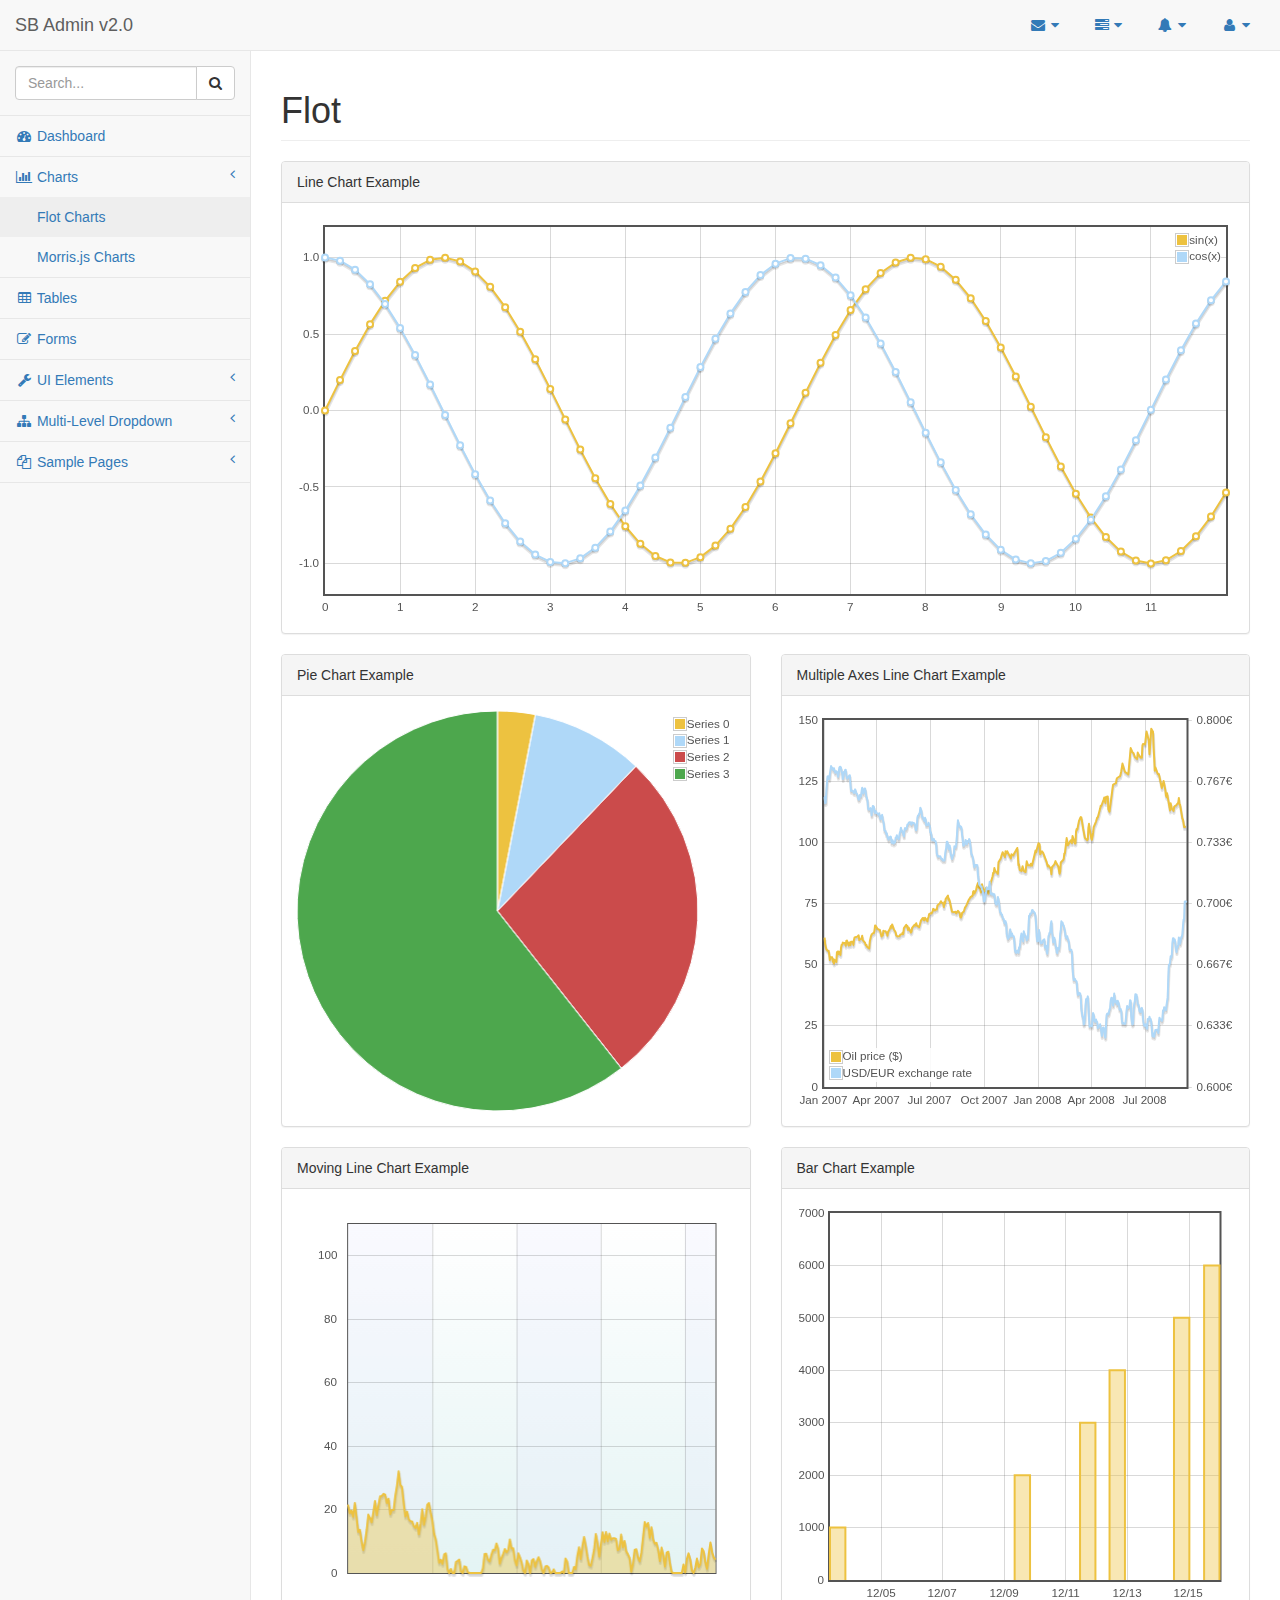
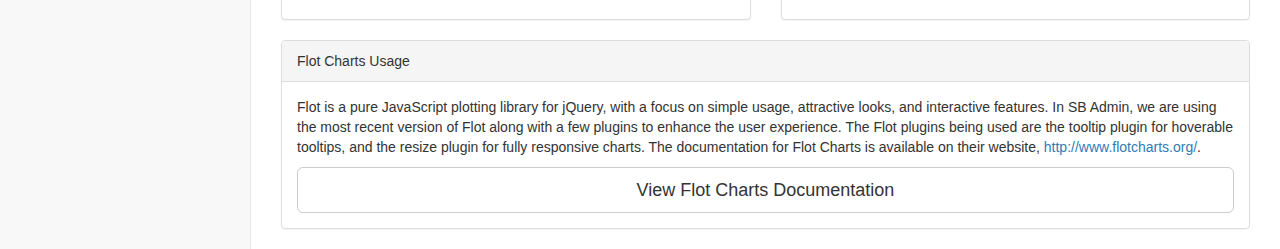
<file: admin/pages/flot.html>
<!DOCTYPE html>
<html lang="en">

<head>

    <meta charset="utf-8">
    <meta http-equiv="X-UA-Compatible" content="IE=edge">
    <meta name="viewport" content="width=device-width, initial-scale=1">
    <meta name="description" content="">
    <meta name="author" content="">

    <title>SB Admin 2 - Bootstrap Admin Theme</title>

    <!-- Bootstrap Core CSS -->
    <link href="../vendor/bootstrap/css/bootstrap.min.css" rel="stylesheet">

    <!-- MetisMenu CSS -->
    <link href="../vendor/metisMenu/metisMenu.min.css" rel="stylesheet">

    <!-- Custom CSS -->
    <link href="../dist/css/sb-admin-2.css" rel="stylesheet">

    <!-- Morris Charts CSS -->
    <link href="../vendor/morrisjs/morris.css" rel="stylesheet">

    <!-- Custom Fonts -->
    <link href="../vendor/font-awesome/css/font-awesome.min.css" rel="stylesheet" type="text/css">

    <!-- HTML5 Shim and Respond.js IE8 support of HTML5 elements and media queries -->
    <!-- WARNING: Respond.js doesn't work if you view the page via file:// -->
    <!--[if lt IE 9]>
        <script src="https://oss.maxcdn.com/libs/html5shiv/3.7.0/html5shiv.js"></script>
        <script src="https://oss.maxcdn.com/libs/respond.js/1.4.2/respond.min.js"></script>
    <![endif]-->

</head>

<body>

    <div id="wrapper">

        <!-- Navigation -->
        <nav class="navbar navbar-default navbar-static-top" role="navigation" style="margin-bottom: 0">
            <div class="navbar-header">
                <button type="button" class="navbar-toggle" data-toggle="collapse" data-target=".navbar-collapse">
                    <span class="sr-only">Toggle navigation</span>
                    <span class="icon-bar"></span>
                    <span class="icon-bar"></span>
                    <span class="icon-bar"></span>
                </button>
                <a class="navbar-brand" href="index.html">SB Admin v2.0</a>
            </div>
            <!-- /.navbar-header -->

            <ul class="nav navbar-top-links navbar-right">
                <li class="dropdown">
                    <a class="dropdown-toggle" data-toggle="dropdown" href="#">
                        <i class="fa fa-envelope fa-fw"></i> <i class="fa fa-caret-down"></i>
                    </a>
                    <ul class="dropdown-menu dropdown-messages">
                        <li>
                            <a href="#">
                                <div>
                                    <strong>John Smith</strong>
                                    <span class="pull-right text-muted">
                                        <em>Yesterday</em>
                                    </span>
                                </div>
                                <div>Lorem ipsum dolor sit amet, consectetur adipiscing elit. Pellentesque eleifend...</div>
                            </a>
                        </li>
                        <li class="divider"></li>
                        <li>
                            <a href="#">
                                <div>
                                    <strong>John Smith</strong>
                                    <span class="pull-right text-muted">
                                        <em>Yesterday</em>
                                    </span>
                                </div>
                                <div>Lorem ipsum dolor sit amet, consectetur adipiscing elit. Pellentesque eleifend...</div>
                            </a>
                        </li>
                        <li class="divider"></li>
                        <li>
                            <a href="#">
                                <div>
                                    <strong>John Smith</strong>
                                    <span class="pull-right text-muted">
                                        <em>Yesterday</em>
                                    </span>
                                </div>
                                <div>Lorem ipsum dolor sit amet, consectetur adipiscing elit. Pellentesque eleifend...</div>
                            </a>
                        </li>
                        <li class="divider"></li>
                        <li>
                            <a class="text-center" href="#">
                                <strong>Read All Messages</strong>
                                <i class="fa fa-angle-right"></i>
                            </a>
                        </li>
                    </ul>
                    <!-- /.dropdown-messages -->
                </li>
                <!-- /.dropdown -->
                <li class="dropdown">
                    <a class="dropdown-toggle" data-toggle="dropdown" href="#">
                        <i class="fa fa-tasks fa-fw"></i> <i class="fa fa-caret-down"></i>
                    </a>
                    <ul class="dropdown-menu dropdown-tasks">
                        <li>
                            <a href="#">
                                <div>
                                    <p>
                                        <strong>Task 1</strong>
                                        <span class="pull-right text-muted">40% Complete</span>
                                    </p>
                                    <div class="progress progress-striped active">
                                        <div class="progress-bar progress-bar-success" role="progressbar" aria-valuenow="40" aria-valuemin="0" aria-valuemax="100" style="width: 40%">
                                            <span class="sr-only">40% Complete (success)</span>
                                        </div>
                                    </div>
                                </div>
                            </a>
                        </li>
                        <li class="divider"></li>
                        <li>
                            <a href="#">
                                <div>
                                    <p>
                                        <strong>Task 2</strong>
                                        <span class="pull-right text-muted">20% Complete</span>
                                    </p>
                                    <div class="progress progress-striped active">
                                        <div class="progress-bar progress-bar-info" role="progressbar" aria-valuenow="20" aria-valuemin="0" aria-valuemax="100" style="width: 20%">
                                            <span class="sr-only">20% Complete</span>
                                        </div>
                                    </div>
                                </div>
                            </a>
                        </li>
                        <li class="divider"></li>
                        <li>
                            <a href="#">
                                <div>
                                    <p>
                                        <strong>Task 3</strong>
                                        <span class="pull-right text-muted">60% Complete</span>
                                    </p>
                                    <div class="progress progress-striped active">
                                        <div class="progress-bar progress-bar-warning" role="progressbar" aria-valuenow="60" aria-valuemin="0" aria-valuemax="100" style="width: 60%">
                                            <span class="sr-only">60% Complete (warning)</span>
                                        </div>
                                    </div>
                                </div>
                            </a>
                        </li>
                        <li class="divider"></li>
                        <li>
                            <a href="#">
                                <div>
                                    <p>
                                        <strong>Task 4</strong>
                                        <span class="pull-right text-muted">80% Complete</span>
                                    </p>
                                    <div class="progress progress-striped active">
                                        <div class="progress-bar progress-bar-danger" role="progressbar" aria-valuenow="80" aria-valuemin="0" aria-valuemax="100" style="width: 80%">
                                            <span class="sr-only">80% Complete (danger)</span>
                                        </div>
                                    </div>
                                </div>
                            </a>
                        </li>
                        <li class="divider"></li>
                        <li>
                            <a class="text-center" href="#">
                                <strong>See All Tasks</strong>
                                <i class="fa fa-angle-right"></i>
                            </a>
                        </li>
                    </ul>
                    <!-- /.dropdown-tasks -->
                </li>
                <!-- /.dropdown -->
                <li class="dropdown">
                    <a class="dropdown-toggle" data-toggle="dropdown" href="#">
                        <i class="fa fa-bell fa-fw"></i> <i class="fa fa-caret-down"></i>
                    </a>
                    <ul class="dropdown-menu dropdown-alerts">
                        <li>
                            <a href="#">
                                <div>
                                    <i class="fa fa-comment fa-fw"></i> New Comment
                                    <span class="pull-right text-muted small">4 minutes ago</span>
                                </div>
                            </a>
                        </li>
                        <li class="divider"></li>
                        <li>
                            <a href="#">
                                <div>
                                    <i class="fa fa-twitter fa-fw"></i> 3 New Followers
                                    <span class="pull-right text-muted small">12 minutes ago</span>
                                </div>
                            </a>
                        </li>
                        <li class="divider"></li>
                        <li>
                            <a href="#">
                                <div>
                                    <i class="fa fa-envelope fa-fw"></i> Message Sent
                                    <span class="pull-right text-muted small">4 minutes ago</span>
                                </div>
                            </a>
                        </li>
                        <li class="divider"></li>
                        <li>
                            <a href="#">
                                <div>
                                    <i class="fa fa-tasks fa-fw"></i> New Task
                                    <span class="pull-right text-muted small">4 minutes ago</span>
                                </div>
                            </a>
                        </li>
                        <li class="divider"></li>
                        <li>
                            <a href="#">
                                <div>
                                    <i class="fa fa-upload fa-fw"></i> Server Rebooted
                                    <span class="pull-right text-muted small">4 minutes ago</span>
                                </div>
                            </a>
                        </li>
                        <li class="divider"></li>
                        <li>
                            <a class="text-center" href="#">
                                <strong>See All Alerts</strong>
                                <i class="fa fa-angle-right"></i>
                            </a>
                        </li>
                    </ul>
                    <!-- /.dropdown-alerts -->
                </li>
                <!-- /.dropdown -->
                <li class="dropdown">
                    <a class="dropdown-toggle" data-toggle="dropdown" href="#">
                        <i class="fa fa-user fa-fw"></i> <i class="fa fa-caret-down"></i>
                    </a>
                    <ul class="dropdown-menu dropdown-user">
                        <li><a href="#"><i class="fa fa-user fa-fw"></i> User Profile</a>
                        </li>
                        <li><a href="#"><i class="fa fa-gear fa-fw"></i> Settings</a>
                        </li>
                        <li class="divider"></li>
                        <li><a href="login.html"><i class="fa fa-sign-out fa-fw"></i> Logout</a>
                        </li>
                    </ul>
                    <!-- /.dropdown-user -->
                </li>
                <!-- /.dropdown -->
            </ul>
            <!-- /.navbar-top-links -->

            <div class="navbar-default sidebar" role="navigation">
                <div class="sidebar-nav navbar-collapse">
                    <ul class="nav" id="side-menu">
                        <li class="sidebar-search">
                            <div class="input-group custom-search-form">
                                <input type="text" class="form-control" placeholder="Search...">
                                <span class="input-group-btn">
                                <button class="btn btn-default" type="button">
                                    <i class="fa fa-search"></i>
                                </button>
                            </span>
                            </div>
                            <!-- /input-group -->
                        </li>
                        <li>
                            <a href="index.html"><i class="fa fa-dashboard fa-fw"></i> Dashboard</a>
                        </li>
                        <li>
                            <a href="#"><i class="fa fa-bar-chart-o fa-fw"></i> Charts<span class="fa arrow"></span></a>
                            <ul class="nav nav-second-level">
                                <li>
                                    <a href="flot.html">Flot Charts</a>
                                </li>
                                <li>
                                    <a href="morris.html">Morris.js Charts</a>
                                </li>
                            </ul>
                            <!-- /.nav-second-level -->
                        </li>
                        <li>
                            <a href="tables.html"><i class="fa fa-table fa-fw"></i> Tables</a>
                        </li>
                        <li>
                            <a href="forms.html"><i class="fa fa-edit fa-fw"></i> Forms</a>
                        </li>
                        <li>
                            <a href="#"><i class="fa fa-wrench fa-fw"></i> UI Elements<span class="fa arrow"></span></a>
                            <ul class="nav nav-second-level">
                                <li>
                                    <a href="panels-wells.html">Panels and Wells</a>
                                </li>
                                <li>
                                    <a href="buttons.html">Buttons</a>
                                </li>
                                <li>
                                    <a href="notifications.html">Notifications</a>
                                </li>
                                <li>
                                    <a href="typography.html">Typography</a>
                                </li>
                                <li>
                                    <a href="icons.html"> Icons</a>
                                </li>
                                <li>
                                    <a href="grid.html">Grid</a>
                                </li>
                            </ul>
                            <!-- /.nav-second-level -->
                        </li>
                        <li>
                            <a href="#"><i class="fa fa-sitemap fa-fw"></i> Multi-Level Dropdown<span class="fa arrow"></span></a>
                            <ul class="nav nav-second-level">
                                <li>
                                    <a href="#">Second Level Item</a>
                                </li>
                                <li>
                                    <a href="#">Second Level Item</a>
                                </li>
                                <li>
                                    <a href="#">Third Level <span class="fa arrow"></span></a>
                                    <ul class="nav nav-third-level">
                                        <li>
                                            <a href="#">Third Level Item</a>
                                        </li>
                                        <li>
                                            <a href="#">Third Level Item</a>
                                        </li>
                                        <li>
                                            <a href="#">Third Level Item</a>
                                        </li>
                                        <li>
                                            <a href="#">Third Level Item</a>
                                        </li>
                                    </ul>
                                    <!-- /.nav-third-level -->
                                </li>
                            </ul>
                            <!-- /.nav-second-level -->
                        </li>
                        <li>
                            <a href="#"><i class="fa fa-files-o fa-fw"></i> Sample Pages<span class="fa arrow"></span></a>
                            <ul class="nav nav-second-level">
                                <li>
                                    <a href="blank.html">Blank Page</a>
                                </li>
                                <li>
                                    <a href="login.html">Login Page</a>
                                </li>
                            </ul>
                            <!-- /.nav-second-level -->
                        </li>
                    </ul>
                </div>
                <!-- /.sidebar-collapse -->
            </div>
            <!-- /.navbar-static-side -->
        </nav>

        <div id="page-wrapper">
            <div class="row">
                <div class="col-lg-12">
                    <h1 class="page-header">Flot</h1>
                </div>
                <!-- /.col-lg-12 -->
            </div>
            <!-- /.row -->
            <div class="row">
                <div class="col-lg-12">
                    <div class="panel panel-default">
                        <div class="panel-heading">
                            Line Chart Example
                        </div>
                        <!-- /.panel-heading -->
                        <div class="panel-body">
                            <div class="flot-chart">
                                <div class="flot-chart-content" id="flot-line-chart"></div>
                            </div>
                        </div>
                        <!-- /.panel-body -->
                    </div>
                    <!-- /.panel -->
                </div>
                <!-- /.col-lg-12 -->
                <div class="col-lg-6">
                    <div class="panel panel-default">
                        <div class="panel-heading">
                            Pie Chart Example
                        </div>
                        <!-- /.panel-heading -->
                        <div class="panel-body">
                            <div class="flot-chart">
                                <div class="flot-chart-content" id="flot-pie-chart"></div>
                            </div>
                        </div>
                        <!-- /.panel-body -->
                    </div>
                    <!-- /.panel -->
                </div>
                <!-- /.col-lg-6 -->
                <div class="col-lg-6">
                    <div class="panel panel-default">
                        <div class="panel-heading">
                            Multiple Axes Line Chart Example
                        </div>
                        <!-- /.panel-heading -->
                        <div class="panel-body">
                            <div class="flot-chart">
                                <div class="flot-chart-content" id="flot-line-chart-multi"></div>
                            </div>
                        </div>
                        <!-- /.panel-body -->
                    </div>
                    <!-- /.panel -->
                </div>
                <!-- /.col-lg-6 -->
                <div class="col-lg-6">
                    <div class="panel panel-default">
                        <div class="panel-heading">
                            Moving Line Chart Example
                        </div>
                        <!-- /.panel-heading -->
                        <div class="panel-body">
                            <div class="flot-chart">
                                <div class="flot-chart-content" id="flot-line-chart-moving"></div>
                            </div>
                        </div>
                        <!-- /.panel-body -->
                    </div>
                    <!-- /.panel -->
                </div>
                <!-- /.col-lg-6 -->
                <div class="col-lg-6">
                    <div class="panel panel-default">
                        <div class="panel-heading">
                            Bar Chart Example
                        </div>
                        <!-- /.panel-heading -->
                        <div class="panel-body">
                            <div class="flot-chart">
                                <div class="flot-chart-content" id="flot-bar-chart"></div>
                            </div>
                        </div>
                        <!-- /.panel-body -->
                    </div>
                    <!-- /.panel -->
                </div>
                <!-- /.col-lg-6 -->
                <div class="col-lg-12">
                    <div class="panel panel-default">
                        <div class="panel-heading">
                            Flot Charts Usage
                        </div>
                        <!-- /.panel-heading -->
                        <div class="panel-body">
                            <p>Flot is a pure JavaScript plotting library for jQuery, with a focus on simple usage, attractive looks, and interactive features. In SB Admin, we are using the most recent version of Flot along with a few plugins to enhance the user experience. The Flot plugins being used are the tooltip plugin for hoverable tooltips, and the resize plugin for fully responsive charts. The documentation for Flot Charts is available on their website, <a target="_blank" href="http://www.flotcharts.org/">http://www.flotcharts.org/</a>.</p>
                            <a target="_blank" class="btn btn-default btn-lg btn-block" href="http://www.flotcharts.org/">View Flot Charts Documentation</a>
                        </div>
                        <!-- /.panel-body -->
                    </div>
                    <!-- /.panel -->
                </div>
                <!-- /.col-lg-6 -->
            </div>
            <!-- /.row -->
        </div>
        <!-- /#page-wrapper -->

    </div>
    <!-- /#wrapper -->

    <!-- jQuery -->
    <script src="../vendor/jquery/jquery.min.js"></script>

    <!-- Bootstrap Core JavaScript -->
    <script src="../vendor/bootstrap/js/bootstrap.min.js"></script>

    <!-- Metis Menu Plugin JavaScript -->
    <script src="../vendor/metisMenu/metisMenu.min.js"></script>

    <!-- Flot Charts JavaScript -->
    <script src="../vendor/flot/excanvas.min.js"></script>
    <script src="../vendor/flot/jquery.flot.js"></script>
    <script src="../vendor/flot/jquery.flot.pie.js"></script>
    <script src="../vendor/flot/jquery.flot.resize.js"></script>
    <script src="../vendor/flot/jquery.flot.time.js"></script>
    <script src="../vendor/flot-tooltip/jquery.flot.tooltip.min.js"></script>
    <script src="../data/flot-data.js"></script>

    <!-- Custom Theme JavaScript -->
    <script src="../dist/js/sb-admin-2.js"></script>

</body>

</html>
</file>
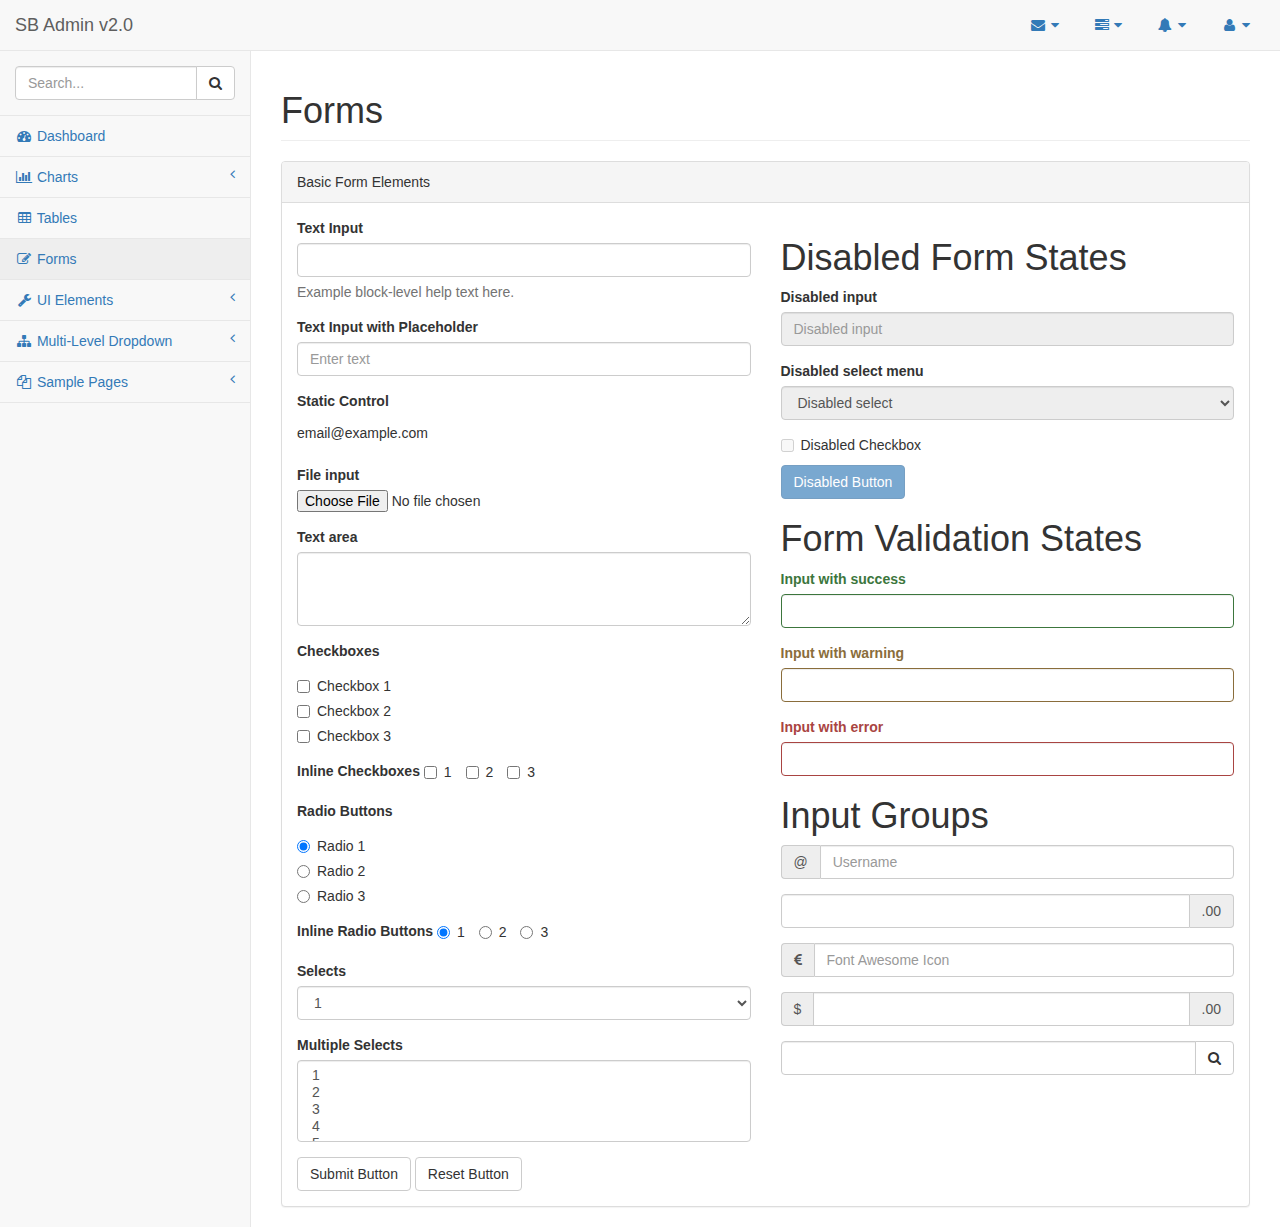
<file: admin/pages/forms.html>
<!DOCTYPE html>
<html lang="en">

<head>

    <meta charset="utf-8">
    <meta http-equiv="X-UA-Compatible" content="IE=edge">
    <meta name="viewport" content="width=device-width, initial-scale=1">
    <meta name="description" content="">
    <meta name="author" content="">

    <title>SB Admin 2 - Bootstrap Admin Theme</title>

    <!-- Bootstrap Core CSS -->
    <link href="../vendor/bootstrap/css/bootstrap.min.css" rel="stylesheet">

    <!-- MetisMenu CSS -->
    <link href="../vendor/metisMenu/metisMenu.min.css" rel="stylesheet">

    <!-- Custom CSS -->
    <link href="../dist/css/sb-admin-2.css" rel="stylesheet">

    <!-- Custom Fonts -->
    <link href="../vendor/font-awesome/css/font-awesome.min.css" rel="stylesheet" type="text/css">

    <!-- HTML5 Shim and Respond.js IE8 support of HTML5 elements and media queries -->
    <!-- WARNING: Respond.js doesn't work if you view the page via file:// -->
    <!--[if lt IE 9]>
        <script src="https://oss.maxcdn.com/libs/html5shiv/3.7.0/html5shiv.js"></script>
        <script src="https://oss.maxcdn.com/libs/respond.js/1.4.2/respond.min.js"></script>
    <![endif]-->

</head>

<body>

    <div id="wrapper">

        <!-- Navigation -->
        <nav class="navbar navbar-default navbar-static-top" role="navigation" style="margin-bottom: 0">
            <div class="navbar-header">
                <button type="button" class="navbar-toggle" data-toggle="collapse" data-target=".navbar-collapse">
                    <span class="sr-only">Toggle navigation</span>
                    <span class="icon-bar"></span>
                    <span class="icon-bar"></span>
                    <span class="icon-bar"></span>
                </button>
                <a class="navbar-brand" href="index.html">SB Admin v2.0</a>
            </div>
            <!-- /.navbar-header -->

            <ul class="nav navbar-top-links navbar-right">
                <li class="dropdown">
                    <a class="dropdown-toggle" data-toggle="dropdown" href="#">
                        <i class="fa fa-envelope fa-fw"></i> <i class="fa fa-caret-down"></i>
                    </a>
                    <ul class="dropdown-menu dropdown-messages">
                        <li>
                            <a href="#">
                                <div>
                                    <strong>John Smith</strong>
                                    <span class="pull-right text-muted">
                                        <em>Yesterday</em>
                                    </span>
                                </div>
                                <div>Lorem ipsum dolor sit amet, consectetur adipiscing elit. Pellentesque eleifend...</div>
                            </a>
                        </li>
                        <li class="divider"></li>
                        <li>
                            <a href="#">
                                <div>
                                    <strong>John Smith</strong>
                                    <span class="pull-right text-muted">
                                        <em>Yesterday</em>
                                    </span>
                                </div>
                                <div>Lorem ipsum dolor sit amet, consectetur adipiscing elit. Pellentesque eleifend...</div>
                            </a>
                        </li>
                        <li class="divider"></li>
                        <li>
                            <a href="#">
                                <div>
                                    <strong>John Smith</strong>
                                    <span class="pull-right text-muted">
                                        <em>Yesterday</em>
                                    </span>
                                </div>
                                <div>Lorem ipsum dolor sit amet, consectetur adipiscing elit. Pellentesque eleifend...</div>
                            </a>
                        </li>
                        <li class="divider"></li>
                        <li>
                            <a class="text-center" href="#">
                                <strong>Read All Messages</strong>
                                <i class="fa fa-angle-right"></i>
                            </a>
                        </li>
                    </ul>
                    <!-- /.dropdown-messages -->
                </li>
                <!-- /.dropdown -->
                <li class="dropdown">
                    <a class="dropdown-toggle" data-toggle="dropdown" href="#">
                        <i class="fa fa-tasks fa-fw"></i> <i class="fa fa-caret-down"></i>
                    </a>
                    <ul class="dropdown-menu dropdown-tasks">
                        <li>
                            <a href="#">
                                <div>
                                    <p>
                                        <strong>Task 1</strong>
                                        <span class="pull-right text-muted">40% Complete</span>
                                    </p>
                                    <div class="progress progress-striped active">
                                        <div class="progress-bar progress-bar-success" role="progressbar" aria-valuenow="40" aria-valuemin="0" aria-valuemax="100" style="width: 40%">
                                            <span class="sr-only">40% Complete (success)</span>
                                        </div>
                                    </div>
                                </div>
                            </a>
                        </li>
                        <li class="divider"></li>
                        <li>
                            <a href="#">
                                <div>
                                    <p>
                                        <strong>Task 2</strong>
                                        <span class="pull-right text-muted">20% Complete</span>
                                    </p>
                                    <div class="progress progress-striped active">
                                        <div class="progress-bar progress-bar-info" role="progressbar" aria-valuenow="20" aria-valuemin="0" aria-valuemax="100" style="width: 20%">
                                            <span class="sr-only">20% Complete</span>
                                        </div>
                                    </div>
                                </div>
                            </a>
                        </li>
                        <li class="divider"></li>
                        <li>
                            <a href="#">
                                <div>
                                    <p>
                                        <strong>Task 3</strong>
                                        <span class="pull-right text-muted">60% Complete</span>
                                    </p>
                                    <div class="progress progress-striped active">
                                        <div class="progress-bar progress-bar-warning" role="progressbar" aria-valuenow="60" aria-valuemin="0" aria-valuemax="100" style="width: 60%">
                                            <span class="sr-only">60% Complete (warning)</span>
                                        </div>
                                    </div>
                                </div>
                            </a>
                        </li>
                        <li class="divider"></li>
                        <li>
                            <a href="#">
                                <div>
                                    <p>
                                        <strong>Task 4</strong>
                                        <span class="pull-right text-muted">80% Complete</span>
                                    </p>
                                    <div class="progress progress-striped active">
                                        <div class="progress-bar progress-bar-danger" role="progressbar" aria-valuenow="80" aria-valuemin="0" aria-valuemax="100" style="width: 80%">
                                            <span class="sr-only">80% Complete (danger)</span>
                                        </div>
                                    </div>
                                </div>
                            </a>
                        </li>
                        <li class="divider"></li>
                        <li>
                            <a class="text-center" href="#">
                                <strong>See All Tasks</strong>
                                <i class="fa fa-angle-right"></i>
                            </a>
                        </li>
                    </ul>
                    <!-- /.dropdown-tasks -->
                </li>
                <!-- /.dropdown -->
                <li class="dropdown">
                    <a class="dropdown-toggle" data-toggle="dropdown" href="#">
                        <i class="fa fa-bell fa-fw"></i> <i class="fa fa-caret-down"></i>
                    </a>
                    <ul class="dropdown-menu dropdown-alerts">
                        <li>
                            <a href="#">
                                <div>
                                    <i class="fa fa-comment fa-fw"></i> New Comment
                                    <span class="pull-right text-muted small">4 minutes ago</span>
                                </div>
                            </a>
                        </li>
                        <li class="divider"></li>
                        <li>
                            <a href="#">
                                <div>
                                    <i class="fa fa-twitter fa-fw"></i> 3 New Followers
                                    <span class="pull-right text-muted small">12 minutes ago</span>
                                </div>
                            </a>
                        </li>
                        <li class="divider"></li>
                        <li>
                            <a href="#">
                                <div>
                                    <i class="fa fa-envelope fa-fw"></i> Message Sent
                                    <span class="pull-right text-muted small">4 minutes ago</span>
                                </div>
                            </a>
                        </li>
                        <li class="divider"></li>
                        <li>
                            <a href="#">
                                <div>
                                    <i class="fa fa-tasks fa-fw"></i> New Task
                                    <span class="pull-right text-muted small">4 minutes ago</span>
                                </div>
                            </a>
                        </li>
                        <li class="divider"></li>
                        <li>
                            <a href="#">
                                <div>
                                    <i class="fa fa-upload fa-fw"></i> Server Rebooted
                                    <span class="pull-right text-muted small">4 minutes ago</span>
                                </div>
                            </a>
                        </li>
                        <li class="divider"></li>
                        <li>
                            <a class="text-center" href="#">
                                <strong>See All Alerts</strong>
                                <i class="fa fa-angle-right"></i>
                            </a>
                        </li>
                    </ul>
                    <!-- /.dropdown-alerts -->
                </li>
                <!-- /.dropdown -->
                <li class="dropdown">
                    <a class="dropdown-toggle" data-toggle="dropdown" href="#">
                        <i class="fa fa-user fa-fw"></i> <i class="fa fa-caret-down"></i>
                    </a>
                    <ul class="dropdown-menu dropdown-user">
                        <li><a href="#"><i class="fa fa-user fa-fw"></i> User Profile</a>
                        </li>
                        <li><a href="#"><i class="fa fa-gear fa-fw"></i> Settings</a>
                        </li>
                        <li class="divider"></li>
                        <li><a href="login.html"><i class="fa fa-sign-out fa-fw"></i> Logout</a>
                        </li>
                    </ul>
                    <!-- /.dropdown-user -->
                </li>
                <!-- /.dropdown -->
            </ul>
            <!-- /.navbar-top-links -->

            <div class="navbar-default sidebar" role="navigation">
                <div class="sidebar-nav navbar-collapse">
                    <ul class="nav" id="side-menu">
                        <li class="sidebar-search">
                            <div class="input-group custom-search-form">
                                <input type="text" class="form-control" placeholder="Search...">
                                <span class="input-group-btn">
                                <button class="btn btn-default" type="button">
                                    <i class="fa fa-search"></i>
                                </button>
                            </span>
                            </div>
                            <!-- /input-group -->
                        </li>
                        <li>
                            <a href="index.html"><i class="fa fa-dashboard fa-fw"></i> Dashboard</a>
                        </li>
                        <li>
                            <a href="#"><i class="fa fa-bar-chart-o fa-fw"></i> Charts<span class="fa arrow"></span></a>
                            <ul class="nav nav-second-level">
                                <li>
                                    <a href="flot.html">Flot Charts</a>
                                </li>
                                <li>
                                    <a href="morris.html">Morris.js Charts</a>
                                </li>
                            </ul>
                            <!-- /.nav-second-level -->
                        </li>
                        <li>
                            <a href="tables.html"><i class="fa fa-table fa-fw"></i> Tables</a>
                        </li>
                        <li>
                            <a href="forms.html"><i class="fa fa-edit fa-fw"></i> Forms</a>
                        </li>
                        <li>
                            <a href="#"><i class="fa fa-wrench fa-fw"></i> UI Elements<span class="fa arrow"></span></a>
                            <ul class="nav nav-second-level">
                                <li>
                                    <a href="panels-wells.html">Panels and Wells</a>
                                </li>
                                <li>
                                    <a href="buttons.html">Buttons</a>
                                </li>
                                <li>
                                    <a href="notifications.html">Notifications</a>
                                </li>
                                <li>
                                    <a href="typography.html">Typography</a>
                                </li>
                                <li>
                                    <a href="icons.html"> Icons</a>
                                </li>
                                <li>
                                    <a href="grid.html">Grid</a>
                                </li>
                            </ul>
                            <!-- /.nav-second-level -->
                        </li>
                        <li>
                            <a href="#"><i class="fa fa-sitemap fa-fw"></i> Multi-Level Dropdown<span class="fa arrow"></span></a>
                            <ul class="nav nav-second-level">
                                <li>
                                    <a href="#">Second Level Item</a>
                                </li>
                                <li>
                                    <a href="#">Second Level Item</a>
                                </li>
                                <li>
                                    <a href="#">Third Level <span class="fa arrow"></span></a>
                                    <ul class="nav nav-third-level">
                                        <li>
                                            <a href="#">Third Level Item</a>
                                        </li>
                                        <li>
                                            <a href="#">Third Level Item</a>
                                        </li>
                                        <li>
                                            <a href="#">Third Level Item</a>
                                        </li>
                                        <li>
                                            <a href="#">Third Level Item</a>
                                        </li>
                                    </ul>
                                    <!-- /.nav-third-level -->
                                </li>
                            </ul>
                            <!-- /.nav-second-level -->
                        </li>
                        <li>
                            <a href="#"><i class="fa fa-files-o fa-fw"></i> Sample Pages<span class="fa arrow"></span></a>
                            <ul class="nav nav-second-level">
                                <li>
                                    <a href="blank.html">Blank Page</a>
                                </li>
                                <li>
                                    <a href="login.html">Login Page</a>
                                </li>
                            </ul>
                            <!-- /.nav-second-level -->
                        </li>
                    </ul>
                </div>
                <!-- /.sidebar-collapse -->
            </div>
            <!-- /.navbar-static-side -->
        </nav>

        <div id="page-wrapper">
            <div class="row">
                <div class="col-lg-12">
                    <h1 class="page-header">Forms</h1>
                </div>
                <!-- /.col-lg-12 -->
            </div>
            <!-- /.row -->
            <div class="row">
                <div class="col-lg-12">
                    <div class="panel panel-default">
                        <div class="panel-heading">
                            Basic Form Elements
                        </div>
                        <div class="panel-body">
                            <div class="row">
                                <div class="col-lg-6">
                                    <form role="form">
                                        <div class="form-group">
                                            <label>Text Input</label>
                                            <input class="form-control">
                                            <p class="help-block">Example block-level help text here.</p>
                                        </div>
                                        <div class="form-group">
                                            <label>Text Input with Placeholder</label>
                                            <input class="form-control" placeholder="Enter text">
                                        </div>
                                        <div class="form-group">
                                            <label>Static Control</label>
                                            <p class="form-control-static">email@example.com</p>
                                        </div>
                                        <div class="form-group">
                                            <label>File input</label>
                                            <input type="file">
                                        </div>
                                        <div class="form-group">
                                            <label>Text area</label>
                                            <textarea class="form-control" rows="3"></textarea>
                                        </div>
                                        <div class="form-group">
                                            <label>Checkboxes</label>
                                            <div class="checkbox">
                                                <label>
                                                    <input type="checkbox" value="">Checkbox 1
                                                </label>
                                            </div>
                                            <div class="checkbox">
                                                <label>
                                                    <input type="checkbox" value="">Checkbox 2
                                                </label>
                                            </div>
                                            <div class="checkbox">
                                                <label>
                                                    <input type="checkbox" value="">Checkbox 3
                                                </label>
                                            </div>
                                        </div>
                                        <div class="form-group">
                                            <label>Inline Checkboxes</label>
                                            <label class="checkbox-inline">
                                                <input type="checkbox">1
                                            </label>
                                            <label class="checkbox-inline">
                                                <input type="checkbox">2
                                            </label>
                                            <label class="checkbox-inline">
                                                <input type="checkbox">3
                                            </label>
                                        </div>
                                        <div class="form-group">
                                            <label>Radio Buttons</label>
                                            <div class="radio">
                                                <label>
                                                    <input type="radio" name="optionsRadios" id="optionsRadios1" value="option1" checked>Radio 1
                                                </label>
                                            </div>
                                            <div class="radio">
                                                <label>
                                                    <input type="radio" name="optionsRadios" id="optionsRadios2" value="option2">Radio 2
                                                </label>
                                            </div>
                                            <div class="radio">
                                                <label>
                                                    <input type="radio" name="optionsRadios" id="optionsRadios3" value="option3">Radio 3
                                                </label>
                                            </div>
                                        </div>
                                        <div class="form-group">
                                            <label>Inline Radio Buttons</label>
                                            <label class="radio-inline">
                                                <input type="radio" name="optionsRadiosInline" id="optionsRadiosInline1" value="option1" checked>1
                                            </label>
                                            <label class="radio-inline">
                                                <input type="radio" name="optionsRadiosInline" id="optionsRadiosInline2" value="option2">2
                                            </label>
                                            <label class="radio-inline">
                                                <input type="radio" name="optionsRadiosInline" id="optionsRadiosInline3" value="option3">3
                                            </label>
                                        </div>
                                        <div class="form-group">
                                            <label>Selects</label>
                                            <select class="form-control">
                                                <option>1</option>
                                                <option>2</option>
                                                <option>3</option>
                                                <option>4</option>
                                                <option>5</option>
                                            </select>
                                        </div>
                                        <div class="form-group">
                                            <label>Multiple Selects</label>
                                            <select multiple class="form-control">
                                                <option>1</option>
                                                <option>2</option>
                                                <option>3</option>
                                                <option>4</option>
                                                <option>5</option>
                                            </select>
                                        </div>
                                        <button type="submit" class="btn btn-default">Submit Button</button>
                                        <button type="reset" class="btn btn-default">Reset Button</button>
                                    </form>
                                </div>
                                <!-- /.col-lg-6 (nested) -->
                                <div class="col-lg-6">
                                    <h1>Disabled Form States</h1>
                                    <form role="form">
                                        <fieldset disabled>
                                            <div class="form-group">
                                                <label for="disabledSelect">Disabled input</label>
                                                <input class="form-control" id="disabledInput" type="text" placeholder="Disabled input" disabled>
                                            </div>
                                            <div class="form-group">
                                                <label for="disabledSelect">Disabled select menu</label>
                                                <select id="disabledSelect" class="form-control">
                                                    <option>Disabled select</option>
                                                </select>
                                            </div>
                                            <div class="checkbox">
                                                <label>
                                                    <input type="checkbox">Disabled Checkbox
                                                </label>
                                            </div>
                                            <button type="submit" class="btn btn-primary">Disabled Button</button>
                                        </fieldset>
                                    </form>
                                    <h1>Form Validation States</h1>
                                    <form role="form">
                                        <div class="form-group has-success">
                                            <label class="control-label" for="inputSuccess">Input with success</label>
                                            <input type="text" class="form-control" id="inputSuccess">
                                        </div>
                                        <div class="form-group has-warning">
                                            <label class="control-label" for="inputWarning">Input with warning</label>
                                            <input type="text" class="form-control" id="inputWarning">
                                        </div>
                                        <div class="form-group has-error">
                                            <label class="control-label" for="inputError">Input with error</label>
                                            <input type="text" class="form-control" id="inputError">
                                        </div>
                                    </form>
                                    <h1>Input Groups</h1>
                                    <form role="form">
                                        <div class="form-group input-group">
                                            <span class="input-group-addon">@</span>
                                            <input type="text" class="form-control" placeholder="Username">
                                        </div>
                                        <div class="form-group input-group">
                                            <input type="text" class="form-control">
                                            <span class="input-group-addon">.00</span>
                                        </div>
                                        <div class="form-group input-group">
                                            <span class="input-group-addon"><i class="fa fa-eur"></i>
                                            </span>
                                            <input type="text" class="form-control" placeholder="Font Awesome Icon">
                                        </div>
                                        <div class="form-group input-group">
                                            <span class="input-group-addon">$</span>
                                            <input type="text" class="form-control">
                                            <span class="input-group-addon">.00</span>
                                        </div>
                                        <div class="form-group input-group">
                                            <input type="text" class="form-control">
                                            <span class="input-group-btn">
                                                <button class="btn btn-default" type="button"><i class="fa fa-search"></i>
                                                </button>
                                            </span>
                                        </div>
                                    </form>
                                </div>
                                <!-- /.col-lg-6 (nested) -->
                            </div>
                            <!-- /.row (nested) -->
                        </div>
                        <!-- /.panel-body -->
                    </div>
                    <!-- /.panel -->
                </div>
                <!-- /.col-lg-12 -->
            </div>
            <!-- /.row -->
        </div>
        <!-- /#page-wrapper -->

    </div>
    <!-- /#wrapper -->

    <!-- jQuery -->
    <script src="../vendor/jquery/jquery.min.js"></script>

    <!-- Bootstrap Core JavaScript -->
    <script src="../vendor/bootstrap/js/bootstrap.min.js"></script>

    <!-- Metis Menu Plugin JavaScript -->
    <script src="../vendor/metisMenu/metisMenu.min.js"></script>

    <!-- Custom Theme JavaScript -->
    <script src="../dist/js/sb-admin-2.js"></script>

</body>

</html>
</file>
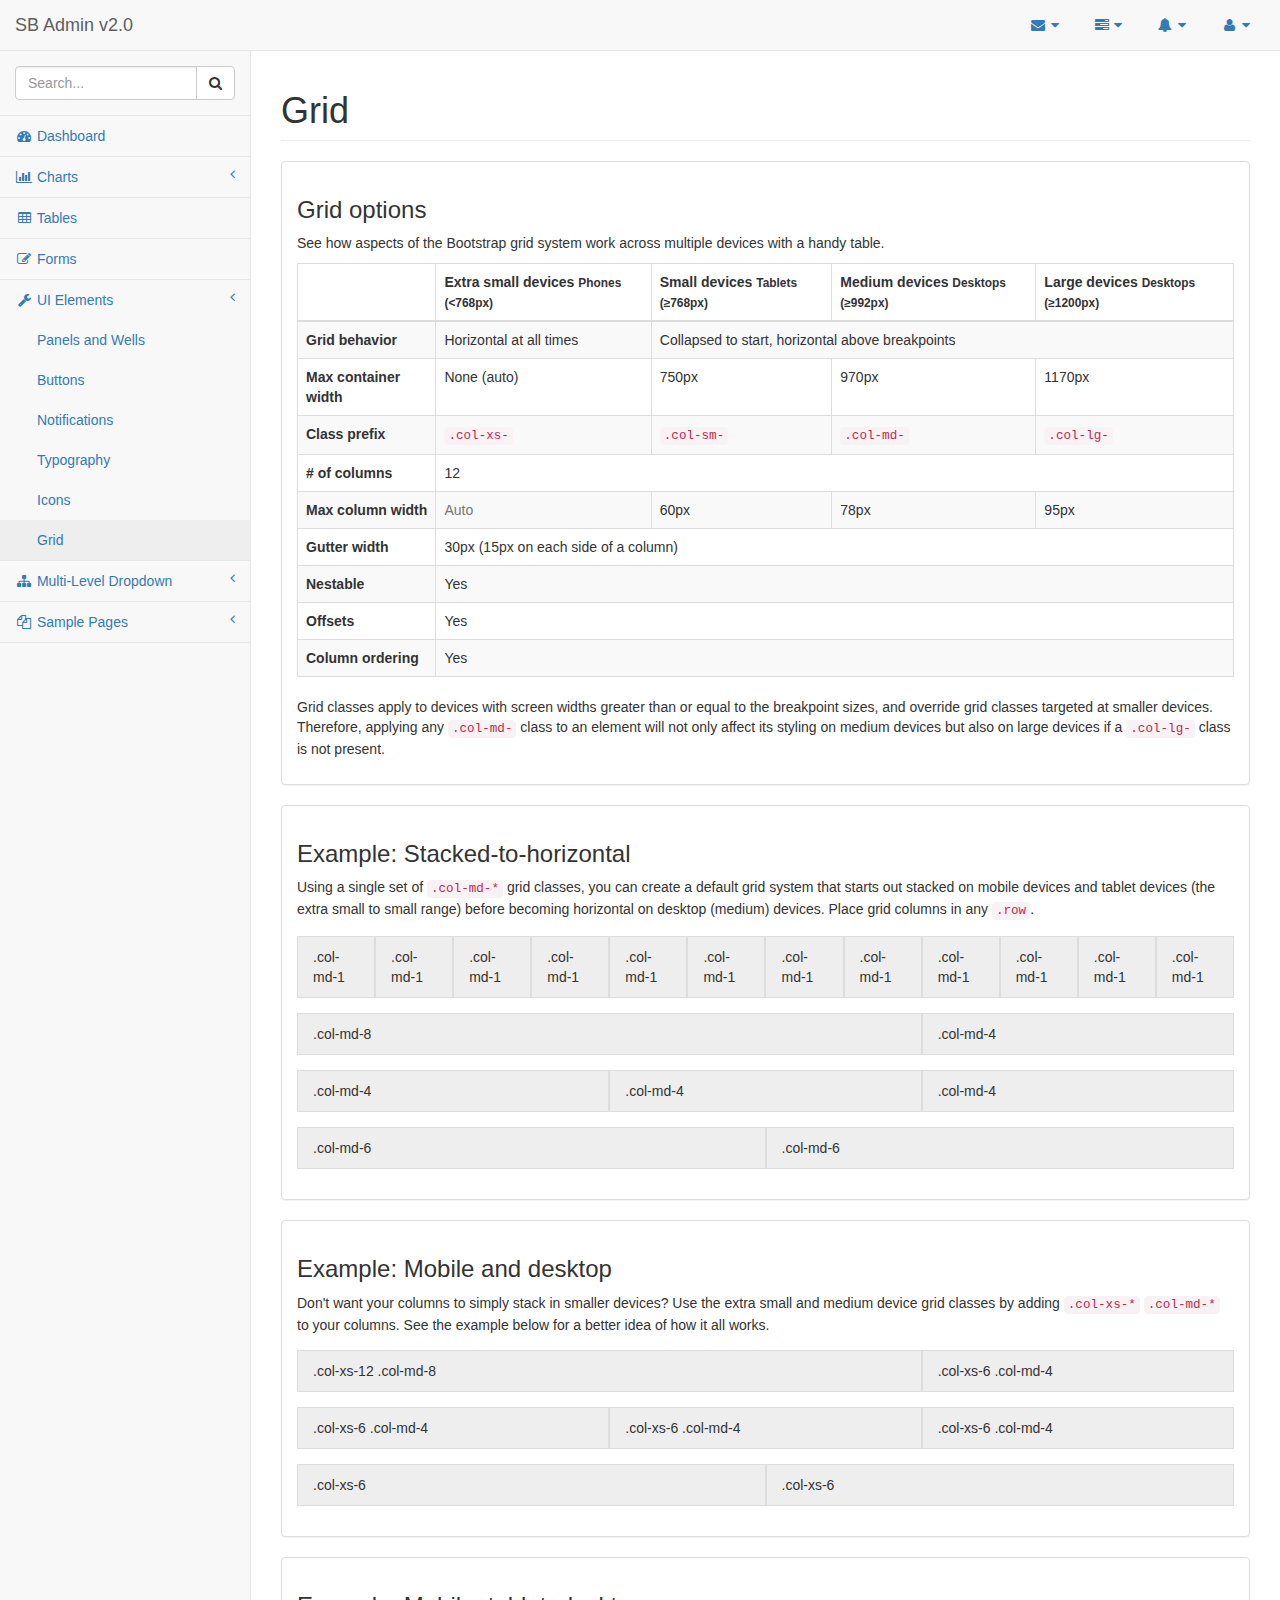
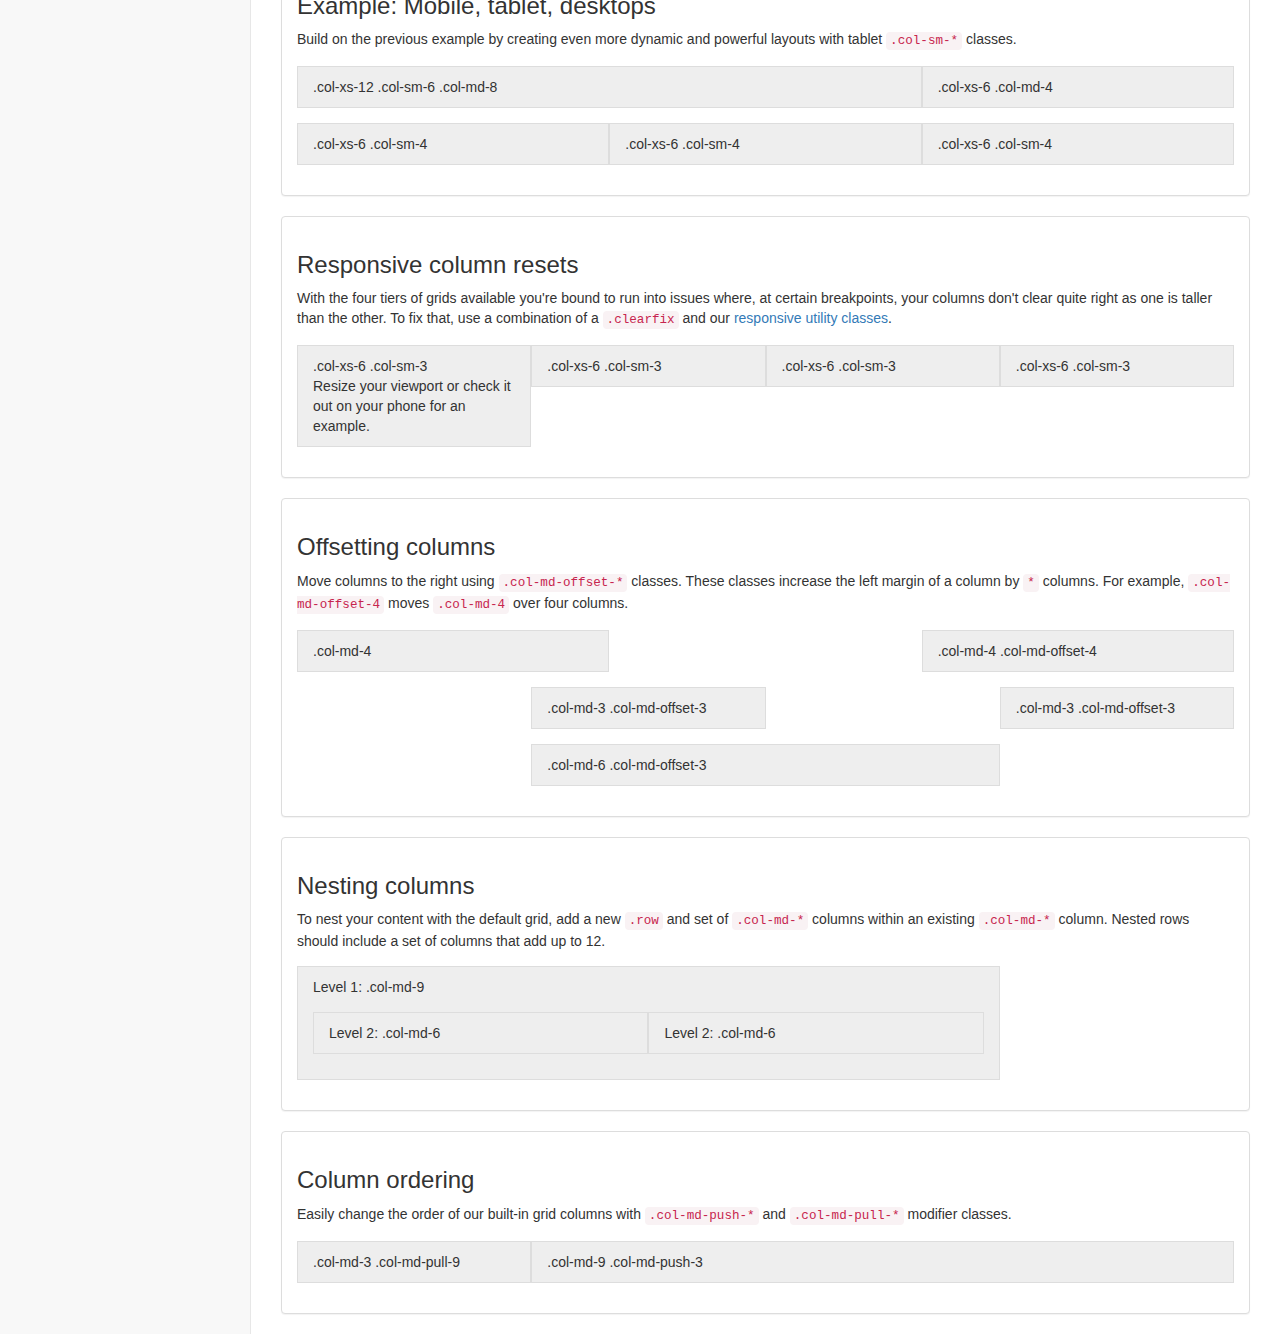
<file: admin/pages/grid.html>
<!DOCTYPE html>
<html lang="en">

<head>

    <meta charset="utf-8">
    <meta http-equiv="X-UA-Compatible" content="IE=edge">
    <meta name="viewport" content="width=device-width, initial-scale=1">
    <meta name="description" content="">
    <meta name="author" content="">

    <title>SB Admin 2 - Bootstrap Admin Theme</title>

    <!-- Bootstrap Core CSS -->
    <link href="../vendor/bootstrap/css/bootstrap.min.css" rel="stylesheet">

    <!-- MetisMenu CSS -->
    <link href="../vendor/metisMenu/metisMenu.min.css" rel="stylesheet">

    <!-- Custom CSS -->
    <link href="../dist/css/sb-admin-2.css" rel="stylesheet">

    <!-- Custom Fonts -->
    <link href="../vendor/font-awesome/css/font-awesome.min.css" rel="stylesheet" type="text/css">

    <!-- HTML5 Shim and Respond.js IE8 support of HTML5 elements and media queries -->
    <!-- WARNING: Respond.js doesn't work if you view the page via file:// -->
    <!--[if lt IE 9]>
        <script src="https://oss.maxcdn.com/libs/html5shiv/3.7.0/html5shiv.js"></script>
        <script src="https://oss.maxcdn.com/libs/respond.js/1.4.2/respond.min.js"></script>
    <![endif]-->

</head>

<body>

    <div id="wrapper">

        <!-- Navigation -->
        <nav class="navbar navbar-default navbar-static-top" role="navigation" style="margin-bottom: 0">
            <div class="navbar-header">
                <button type="button" class="navbar-toggle" data-toggle="collapse" data-target=".navbar-collapse">
                    <span class="sr-only">Toggle navigation</span>
                    <span class="icon-bar"></span>
                    <span class="icon-bar"></span>
                    <span class="icon-bar"></span>
                </button>
                <a class="navbar-brand" href="index.html">SB Admin v2.0</a>
            </div>
            <!-- /.navbar-header -->

            <ul class="nav navbar-top-links navbar-right">
                <li class="dropdown">
                    <a class="dropdown-toggle" data-toggle="dropdown" href="#">
                        <i class="fa fa-envelope fa-fw"></i> <i class="fa fa-caret-down"></i>
                    </a>
                    <ul class="dropdown-menu dropdown-messages">
                        <li>
                            <a href="#">
                                <div>
                                    <strong>John Smith</strong>
                                    <span class="pull-right text-muted">
                                        <em>Yesterday</em>
                                    </span>
                                </div>
                                <div>Lorem ipsum dolor sit amet, consectetur adipiscing elit. Pellentesque eleifend...</div>
                            </a>
                        </li>
                        <li class="divider"></li>
                        <li>
                            <a href="#">
                                <div>
                                    <strong>John Smith</strong>
                                    <span class="pull-right text-muted">
                                        <em>Yesterday</em>
                                    </span>
                                </div>
                                <div>Lorem ipsum dolor sit amet, consectetur adipiscing elit. Pellentesque eleifend...</div>
                            </a>
                        </li>
                        <li class="divider"></li>
                        <li>
                            <a href="#">
                                <div>
                                    <strong>John Smith</strong>
                                    <span class="pull-right text-muted">
                                        <em>Yesterday</em>
                                    </span>
                                </div>
                                <div>Lorem ipsum dolor sit amet, consectetur adipiscing elit. Pellentesque eleifend...</div>
                            </a>
                        </li>
                        <li class="divider"></li>
                        <li>
                            <a class="text-center" href="#">
                                <strong>Read All Messages</strong>
                                <i class="fa fa-angle-right"></i>
                            </a>
                        </li>
                    </ul>
                    <!-- /.dropdown-messages -->
                </li>
                <!-- /.dropdown -->
                <li class="dropdown">
                    <a class="dropdown-toggle" data-toggle="dropdown" href="#">
                        <i class="fa fa-tasks fa-fw"></i> <i class="fa fa-caret-down"></i>
                    </a>
                    <ul class="dropdown-menu dropdown-tasks">
                        <li>
                            <a href="#">
                                <div>
                                    <p>
                                        <strong>Task 1</strong>
                                        <span class="pull-right text-muted">40% Complete</span>
                                    </p>
                                    <div class="progress progress-striped active">
                                        <div class="progress-bar progress-bar-success" role="progressbar" aria-valuenow="40" aria-valuemin="0" aria-valuemax="100" style="width: 40%">
                                            <span class="sr-only">40% Complete (success)</span>
                                        </div>
                                    </div>
                                </div>
                            </a>
                        </li>
                        <li class="divider"></li>
                        <li>
                            <a href="#">
                                <div>
                                    <p>
                                        <strong>Task 2</strong>
                                        <span class="pull-right text-muted">20% Complete</span>
                                    </p>
                                    <div class="progress progress-striped active">
                                        <div class="progress-bar progress-bar-info" role="progressbar" aria-valuenow="20" aria-valuemin="0" aria-valuemax="100" style="width: 20%">
                                            <span class="sr-only">20% Complete</span>
                                        </div>
                                    </div>
                                </div>
                            </a>
                        </li>
                        <li class="divider"></li>
                        <li>
                            <a href="#">
                                <div>
                                    <p>
                                        <strong>Task 3</strong>
                                        <span class="pull-right text-muted">60% Complete</span>
                                    </p>
                                    <div class="progress progress-striped active">
                                        <div class="progress-bar progress-bar-warning" role="progressbar" aria-valuenow="60" aria-valuemin="0" aria-valuemax="100" style="width: 60%">
                                            <span class="sr-only">60% Complete (warning)</span>
                                        </div>
                                    </div>
                                </div>
                            </a>
                        </li>
                        <li class="divider"></li>
                        <li>
                            <a href="#">
                                <div>
                                    <p>
                                        <strong>Task 4</strong>
                                        <span class="pull-right text-muted">80% Complete</span>
                                    </p>
                                    <div class="progress progress-striped active">
                                        <div class="progress-bar progress-bar-danger" role="progressbar" aria-valuenow="80" aria-valuemin="0" aria-valuemax="100" style="width: 80%">
                                            <span class="sr-only">80% Complete (danger)</span>
                                        </div>
                                    </div>
                                </div>
                            </a>
                        </li>
                        <li class="divider"></li>
                        <li>
                            <a class="text-center" href="#">
                                <strong>See All Tasks</strong>
                                <i class="fa fa-angle-right"></i>
                            </a>
                        </li>
                    </ul>
                    <!-- /.dropdown-tasks -->
                </li>
                <!-- /.dropdown -->
                <li class="dropdown">
                    <a class="dropdown-toggle" data-toggle="dropdown" href="#">
                        <i class="fa fa-bell fa-fw"></i> <i class="fa fa-caret-down"></i>
                    </a>
                    <ul class="dropdown-menu dropdown-alerts">
                        <li>
                            <a href="#">
                                <div>
                                    <i class="fa fa-comment fa-fw"></i> New Comment
                                    <span class="pull-right text-muted small">4 minutes ago</span>
                                </div>
                            </a>
                        </li>
                        <li class="divider"></li>
                        <li>
                            <a href="#">
                                <div>
                                    <i class="fa fa-twitter fa-fw"></i> 3 New Followers
                                    <span class="pull-right text-muted small">12 minutes ago</span>
                                </div>
                            </a>
                        </li>
                        <li class="divider"></li>
                        <li>
                            <a href="#">
                                <div>
                                    <i class="fa fa-envelope fa-fw"></i> Message Sent
                                    <span class="pull-right text-muted small">4 minutes ago</span>
                                </div>
                            </a>
                        </li>
                        <li class="divider"></li>
                        <li>
                            <a href="#">
                                <div>
                                    <i class="fa fa-tasks fa-fw"></i> New Task
                                    <span class="pull-right text-muted small">4 minutes ago</span>
                                </div>
                            </a>
                        </li>
                        <li class="divider"></li>
                        <li>
                            <a href="#">
                                <div>
                                    <i class="fa fa-upload fa-fw"></i> Server Rebooted
                                    <span class="pull-right text-muted small">4 minutes ago</span>
                                </div>
                            </a>
                        </li>
                        <li class="divider"></li>
                        <li>
                            <a class="text-center" href="#">
                                <strong>See All Alerts</strong>
                                <i class="fa fa-angle-right"></i>
                            </a>
                        </li>
                    </ul>
                    <!-- /.dropdown-alerts -->
                </li>
                <!-- /.dropdown -->
                <li class="dropdown">
                    <a class="dropdown-toggle" data-toggle="dropdown" href="#">
                        <i class="fa fa-user fa-fw"></i> <i class="fa fa-caret-down"></i>
                    </a>
                    <ul class="dropdown-menu dropdown-user">
                        <li><a href="#"><i class="fa fa-user fa-fw"></i> User Profile</a>
                        </li>
                        <li><a href="#"><i class="fa fa-gear fa-fw"></i> Settings</a>
                        </li>
                        <li class="divider"></li>
                        <li><a href="login.html"><i class="fa fa-sign-out fa-fw"></i> Logout</a>
                        </li>
                    </ul>
                    <!-- /.dropdown-user -->
                </li>
                <!-- /.dropdown -->
            </ul>
            <!-- /.navbar-top-links -->

            <div class="navbar-default sidebar" role="navigation">
                <div class="sidebar-nav navbar-collapse">
                    <ul class="nav" id="side-menu">
                        <li class="sidebar-search">
                            <div class="input-group custom-search-form">
                                <input type="text" class="form-control" placeholder="Search...">
                                <span class="input-group-btn">
                                <button class="btn btn-default" type="button">
                                    <i class="fa fa-search"></i>
                                </button>
                            </span>
                            </div>
                            <!-- /input-group -->
                        </li>
                        <li>
                            <a href="index.html"><i class="fa fa-dashboard fa-fw"></i> Dashboard</a>
                        </li>
                        <li>
                            <a href="#"><i class="fa fa-bar-chart-o fa-fw"></i> Charts<span class="fa arrow"></span></a>
                            <ul class="nav nav-second-level">
                                <li>
                                    <a href="flot.html">Flot Charts</a>
                                </li>
                                <li>
                                    <a href="morris.html">Morris.js Charts</a>
                                </li>
                            </ul>
                            <!-- /.nav-second-level -->
                        </li>
                        <li>
                            <a href="tables.html"><i class="fa fa-table fa-fw"></i> Tables</a>
                        </li>
                        <li>
                            <a href="forms.html"><i class="fa fa-edit fa-fw"></i> Forms</a>
                        </li>
                        <li>
                            <a href="#"><i class="fa fa-wrench fa-fw"></i> UI Elements<span class="fa arrow"></span></a>
                            <ul class="nav nav-second-level">
                                <li>
                                    <a href="panels-wells.html">Panels and Wells</a>
                                </li>
                                <li>
                                    <a href="buttons.html">Buttons</a>
                                </li>
                                <li>
                                    <a href="notifications.html">Notifications</a>
                                </li>
                                <li>
                                    <a href="typography.html">Typography</a>
                                </li>
                                <li>
                                    <a href="icons.html"> Icons</a>
                                </li>
                                <li>
                                    <a href="grid.html">Grid</a>
                                </li>
                            </ul>
                            <!-- /.nav-second-level -->
                        </li>
                        <li>
                            <a href="#"><i class="fa fa-sitemap fa-fw"></i> Multi-Level Dropdown<span class="fa arrow"></span></a>
                            <ul class="nav nav-second-level">
                                <li>
                                    <a href="#">Second Level Item</a>
                                </li>
                                <li>
                                    <a href="#">Second Level Item</a>
                                </li>
                                <li>
                                    <a href="#">Third Level <span class="fa arrow"></span></a>
                                    <ul class="nav nav-third-level">
                                        <li>
                                            <a href="#">Third Level Item</a>
                                        </li>
                                        <li>
                                            <a href="#">Third Level Item</a>
                                        </li>
                                        <li>
                                            <a href="#">Third Level Item</a>
                                        </li>
                                        <li>
                                            <a href="#">Third Level Item</a>
                                        </li>
                                    </ul>
                                    <!-- /.nav-third-level -->
                                </li>
                            </ul>
                            <!-- /.nav-second-level -->
                        </li>
                        <li>
                            <a href="#"><i class="fa fa-files-o fa-fw"></i> Sample Pages<span class="fa arrow"></span></a>
                            <ul class="nav nav-second-level">
                                <li>
                                    <a href="blank.html">Blank Page</a>
                                </li>
                                <li>
                                    <a href="login.html">Login Page</a>
                                </li>
                            </ul>
                            <!-- /.nav-second-level -->
                        </li>
                    </ul>
                </div>
                <!-- /.sidebar-collapse -->
            </div>
            <!-- /.navbar-static-side -->
        </nav>

        <div id="page-wrapper">
            <div class="row">
                <div class="col-lg-12">
                    <h1 class="page-header">Grid</h1>
                </div>
                <!-- /.col-lg-12 -->
            </div>
            <!-- /.row -->
            <div class="row">
                <div class="col-lg-12">
                    <div class="panel panel-default">
                        <div class="panel-body">
                            <h3>Grid options</h3>
                            <p>See how aspects of the Bootstrap grid system work across multiple devices with a handy table.</p>
                            <div class="table-responsive">
                                <table class="table table-bordered table-striped">
                                    <thead>
                                        <tr>
                                            <th></th>
                                            <th>
                                                Extra small devices
                                                <small>Phones (&lt;768px)</small>
                                            </th>
                                            <th>
                                                Small devices
                                                <small>Tablets (&ge;768px)</small>
                                            </th>
                                            <th>
                                                Medium devices
                                                <small>Desktops (&ge;992px)</small>
                                            </th>
                                            <th>
                                                Large devices
                                                <small>Desktops (&ge;1200px)</small>
                                            </th>
                                        </tr>
                                    </thead>
                                    <tbody>
                                        <tr>
                                            <th>Grid behavior</th>
                                            <td>Horizontal at all times</td>
                                            <td colspan="3">Collapsed to start, horizontal above breakpoints</td>
                                        </tr>
                                        <tr>
                                            <th>Max container width</th>
                                            <td>None (auto)</td>
                                            <td>750px</td>
                                            <td>970px</td>
                                            <td>1170px</td>
                                        </tr>
                                        <tr>
                                            <th>Class prefix</th>
                                            <td>
                                                <code>.col-xs-</code>
                                            </td>
                                            <td>
                                                <code>.col-sm-</code>
                                            </td>
                                            <td>
                                                <code>.col-md-</code>
                                            </td>
                                            <td>
                                                <code>.col-lg-</code>
                                            </td>
                                        </tr>
                                        <tr>
                                            <th># of columns</th>
                                            <td colspan="4">12</td>
                                        </tr>
                                        <tr>
                                            <th>Max column width</th>
                                            <td class="text-muted">Auto</td>
                                            <td>60px</td>
                                            <td>78px</td>
                                            <td>95px</td>
                                        </tr>
                                        <tr>
                                            <th>Gutter width</th>
                                            <td colspan="4">30px (15px on each side of a column)</td>
                                        </tr>
                                        <tr>
                                            <th>Nestable</th>
                                            <td colspan="4">Yes</td>
                                        </tr>
                                        <tr>
                                            <th>Offsets</th>
                                            <td colspan="4">Yes</td>
                                        </tr>
                                        <tr>
                                            <th>Column ordering</th>
                                            <td colspan="4">Yes</td>
                                        </tr>
                                    </tbody>
                                </table>
                            </div>
                            <p>Grid classes apply to devices with screen widths greater than or equal to the breakpoint sizes, and override grid classes targeted at smaller devices. Therefore, applying any
                                <code>.col-md-</code> class to an element will not only affect its styling on medium devices but also on large devices if a
                                <code>.col-lg-</code> class is not present.</p>
                        </div>
                    </div>
                </div>
                <!-- /.col-lg-12 -->
            </div>
            <!-- /.row -->

            <div class="row">
                <div class="col-lg-12">
                    <div class="panel panel-default">
                        <div class="panel-body">
                            <h3>Example: Stacked-to-horizontal</h3>
                            <p>Using a single set of
                                <code>.col-md-*</code> grid classes, you can create a default grid system that starts out stacked on mobile devices and tablet devices (the extra small to small range) before becoming horizontal on desktop (medium) devices. Place grid columns in any
                                <code>.row</code>.</p>
                            <div class="row show-grid">
                                <div class="col-md-1">.col-md-1</div>
                                <div class="col-md-1">.col-md-1</div>
                                <div class="col-md-1">.col-md-1</div>
                                <div class="col-md-1">.col-md-1</div>
                                <div class="col-md-1">.col-md-1</div>
                                <div class="col-md-1">.col-md-1</div>
                                <div class="col-md-1">.col-md-1</div>
                                <div class="col-md-1">.col-md-1</div>
                                <div class="col-md-1">.col-md-1</div>
                                <div class="col-md-1">.col-md-1</div>
                                <div class="col-md-1">.col-md-1</div>
                                <div class="col-md-1">.col-md-1</div>
                            </div>
                            <div class="row show-grid">
                                <div class="col-md-8">.col-md-8</div>
                                <div class="col-md-4">.col-md-4</div>
                            </div>
                            <div class="row show-grid">
                                <div class="col-md-4">.col-md-4</div>
                                <div class="col-md-4">.col-md-4</div>
                                <div class="col-md-4">.col-md-4</div>
                            </div>
                            <div class="row show-grid">
                                <div class="col-md-6">.col-md-6</div>
                                <div class="col-md-6">.col-md-6</div>
                            </div>
                        </div>
                    </div>
                </div>
                <!-- /.col-lg-12 -->
            </div>
            <!-- /.row -->

            <div class="row">
                <div class="col-lg-12">
                    <div class="panel panel-default">
                        <div class="panel-body">
                            <h3>Example: Mobile and desktop</h3>
                            <p>Don't want your columns to simply stack in smaller devices? Use the extra small and medium device grid classes by adding
                                <code>.col-xs-*</code>
                                <code>.col-md-*</code> to your columns. See the example below for a better idea of how it all works.</p>
                            <div class="row show-grid">
                                <div class="col-xs-12 col-md-8">.col-xs-12 .col-md-8</div>
                                <div class="col-xs-6 col-md-4">.col-xs-6 .col-md-4</div>
                            </div>
                            <div class="row show-grid">
                                <div class="col-xs-6 col-md-4">.col-xs-6 .col-md-4</div>
                                <div class="col-xs-6 col-md-4">.col-xs-6 .col-md-4</div>
                                <div class="col-xs-6 col-md-4">.col-xs-6 .col-md-4</div>
                            </div>
                            <div class="row show-grid">
                                <div class="col-xs-6">.col-xs-6</div>
                                <div class="col-xs-6">.col-xs-6</div>
                            </div>
                        </div>
                    </div>
                </div>
                <!-- /.col-lg-12 -->
            </div>
            <!-- /.row -->

            <div class="row">
                <div class="col-lg-12">
                    <div class="panel panel-default">
                        <div class="panel-body">
                            <h3>Example: Mobile, tablet, desktops</h3>
                            <p>Build on the previous example by creating even more dynamic and powerful layouts with tablet
                                <code>.col-sm-*</code> classes.</p>
                            <div class="row show-grid">
                                <div class="col-xs-12 col-sm-6 col-md-8">.col-xs-12 .col-sm-6 .col-md-8</div>
                                <div class="col-xs-6 col-md-4">.col-xs-6 .col-md-4</div>
                            </div>
                            <div class="row show-grid">
                                <div class="col-xs-6 col-sm-4">.col-xs-6 .col-sm-4</div>
                                <div class="col-xs-6 col-sm-4">.col-xs-6 .col-sm-4</div>
                                <!-- Optional: clear the XS cols if their content doesn't match in height -->
                                <div class="clearfix visible-xs"></div>
                                <div class="col-xs-6 col-sm-4">.col-xs-6 .col-sm-4</div>
                            </div>
                        </div>
                    </div>
                </div>
                <!-- /.col-lg-12 -->
            </div>
            <!-- /.row -->

            <div class="row">
                <div class="col-lg-12">
                    <div class="panel panel-default">
                        <div class="panel-body">
                            <h3 id="grid-responsive-resets">Responsive column resets</h3>
                            <p>With the four tiers of grids available you're bound to run into issues where, at certain breakpoints, your columns don't clear quite right as one is taller than the other. To fix that, use a combination of a
                                <code>.clearfix</code> and our <a href="#responsive-utilities">responsive utility classes</a>.</p>
                            <div class="row show-grid">
                                <div class="col-xs-6 col-sm-3">
                                    .col-xs-6 .col-sm-3
                                    <br>Resize your viewport or check it out on your phone for an example.
                                </div>
                                <div class="col-xs-6 col-sm-3">.col-xs-6 .col-sm-3</div>

                                <!-- Add the extra clearfix for only the required viewport -->
                                <div class="clearfix visible-xs"></div>

                                <div class="col-xs-6 col-sm-3">.col-xs-6 .col-sm-3</div>
                                <div class="col-xs-6 col-sm-3">.col-xs-6 .col-sm-3</div>
                            </div>
                        </div>
                    </div>
                </div>
                <!-- /.col-lg-12 -->
            </div>
            <!-- /.row -->

            <div class="row">
                <div class="col-lg-12">
                    <div class="panel panel-default">
                        <div class="panel-body">
                            <h3 id="grid-offsetting">Offsetting columns</h3>
                            <p>Move columns to the right using
                                <code>.col-md-offset-*</code> classes. These classes increase the left margin of a column by
                                <code>*</code> columns. For example,
                                <code>.col-md-offset-4</code> moves
                                <code>.col-md-4</code> over four columns.</p>
                            <div class="row show-grid">
                                <div class="col-md-4">.col-md-4</div>
                                <div class="col-md-4 col-md-offset-4">.col-md-4 .col-md-offset-4</div>
                            </div>
                            <div class="row show-grid">
                                <div class="col-md-3 col-md-offset-3">.col-md-3 .col-md-offset-3</div>
                                <div class="col-md-3 col-md-offset-3">.col-md-3 .col-md-offset-3</div>
                            </div>
                            <div class="row show-grid">
                                <div class="col-md-6 col-md-offset-3">.col-md-6 .col-md-offset-3</div>
                            </div>
                        </div>
                    </div>
                </div>
                <!-- /.col-lg-12 -->
            </div>
            <!-- /.row -->

            <div class="row">
                <div class="col-lg-12">
                    <div class="panel panel-default">
                        <div class="panel-body">
                            <h3 id="grid-nesting">Nesting columns</h3>
                            <p>To nest your content with the default grid, add a new
                                <code>.row</code> and set of
                                <code>.col-md-*</code> columns within an existing
                                <code>.col-md-*</code> column. Nested rows should include a set of columns that add up to 12.</p>
                            <div class="row show-grid">
                                <div class="col-md-9">
                                    Level 1: .col-md-9
                                    <div class="row show-grid">
                                        <div class="col-md-6">
                                            Level 2: .col-md-6
                                        </div>
                                        <div class="col-md-6">
                                            Level 2: .col-md-6
                                        </div>
                                    </div>
                                </div>
                            </div>
                        </div>
                    </div>
                </div>
                <!-- /.col-lg-12 -->
            </div>
            <!-- /.row -->

            <div class="row">
                <div class="col-lg-12">
                    <div class="panel panel-default">
                        <div class="panel-body">
                            <h3 id="grid-column-ordering">Column ordering</h3>
                            <p>Easily change the order of our built-in grid columns with
                                <code>.col-md-push-*</code> and
                                <code>.col-md-pull-*</code> modifier classes.</p>
                            <div class="row show-grid">
                                <div class="col-md-9 col-md-push-3">.col-md-9 .col-md-push-3</div>
                                <div class="col-md-3 col-md-pull-9">.col-md-3 .col-md-pull-9</div>
                            </div>
                        </div>
                    </div>
                </div>
                <!-- /.col-lg-12 -->
            </div>
            <!-- /.row -->

        </div>
        <!-- /#page-wrapper -->

    </div>
    <!-- /#wrapper -->

    <!-- jQuery -->
    <script src="../vendor/jquery/jquery.min.js"></script>

    <!-- Bootstrap Core JavaScript -->
    <script src="../vendor/bootstrap/js/bootstrap.min.js"></script>

    <!-- Metis Menu Plugin JavaScript -->
    <script src="../vendor/metisMenu/metisMenu.min.js"></script>

    <!-- Custom Theme JavaScript -->
    <script src="../dist/js/sb-admin-2.js"></script>

</body>

</html>
</file>
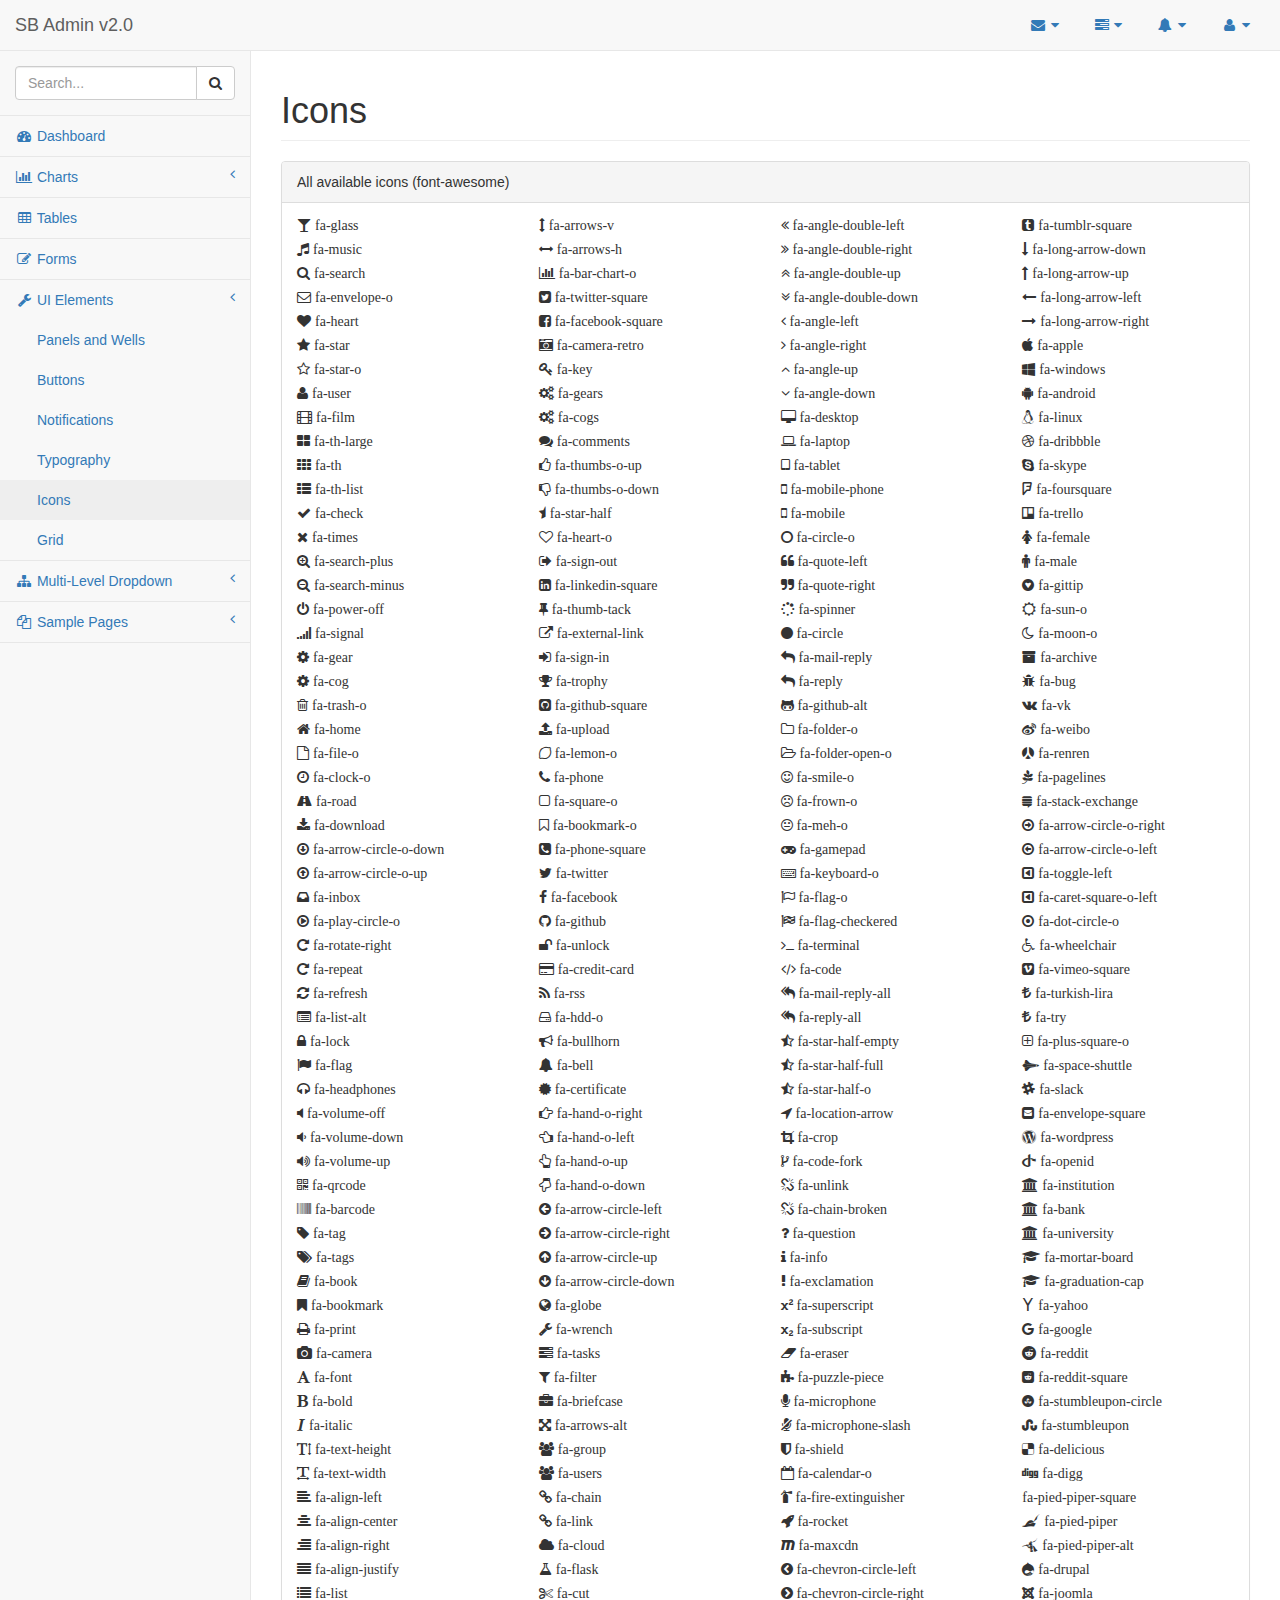
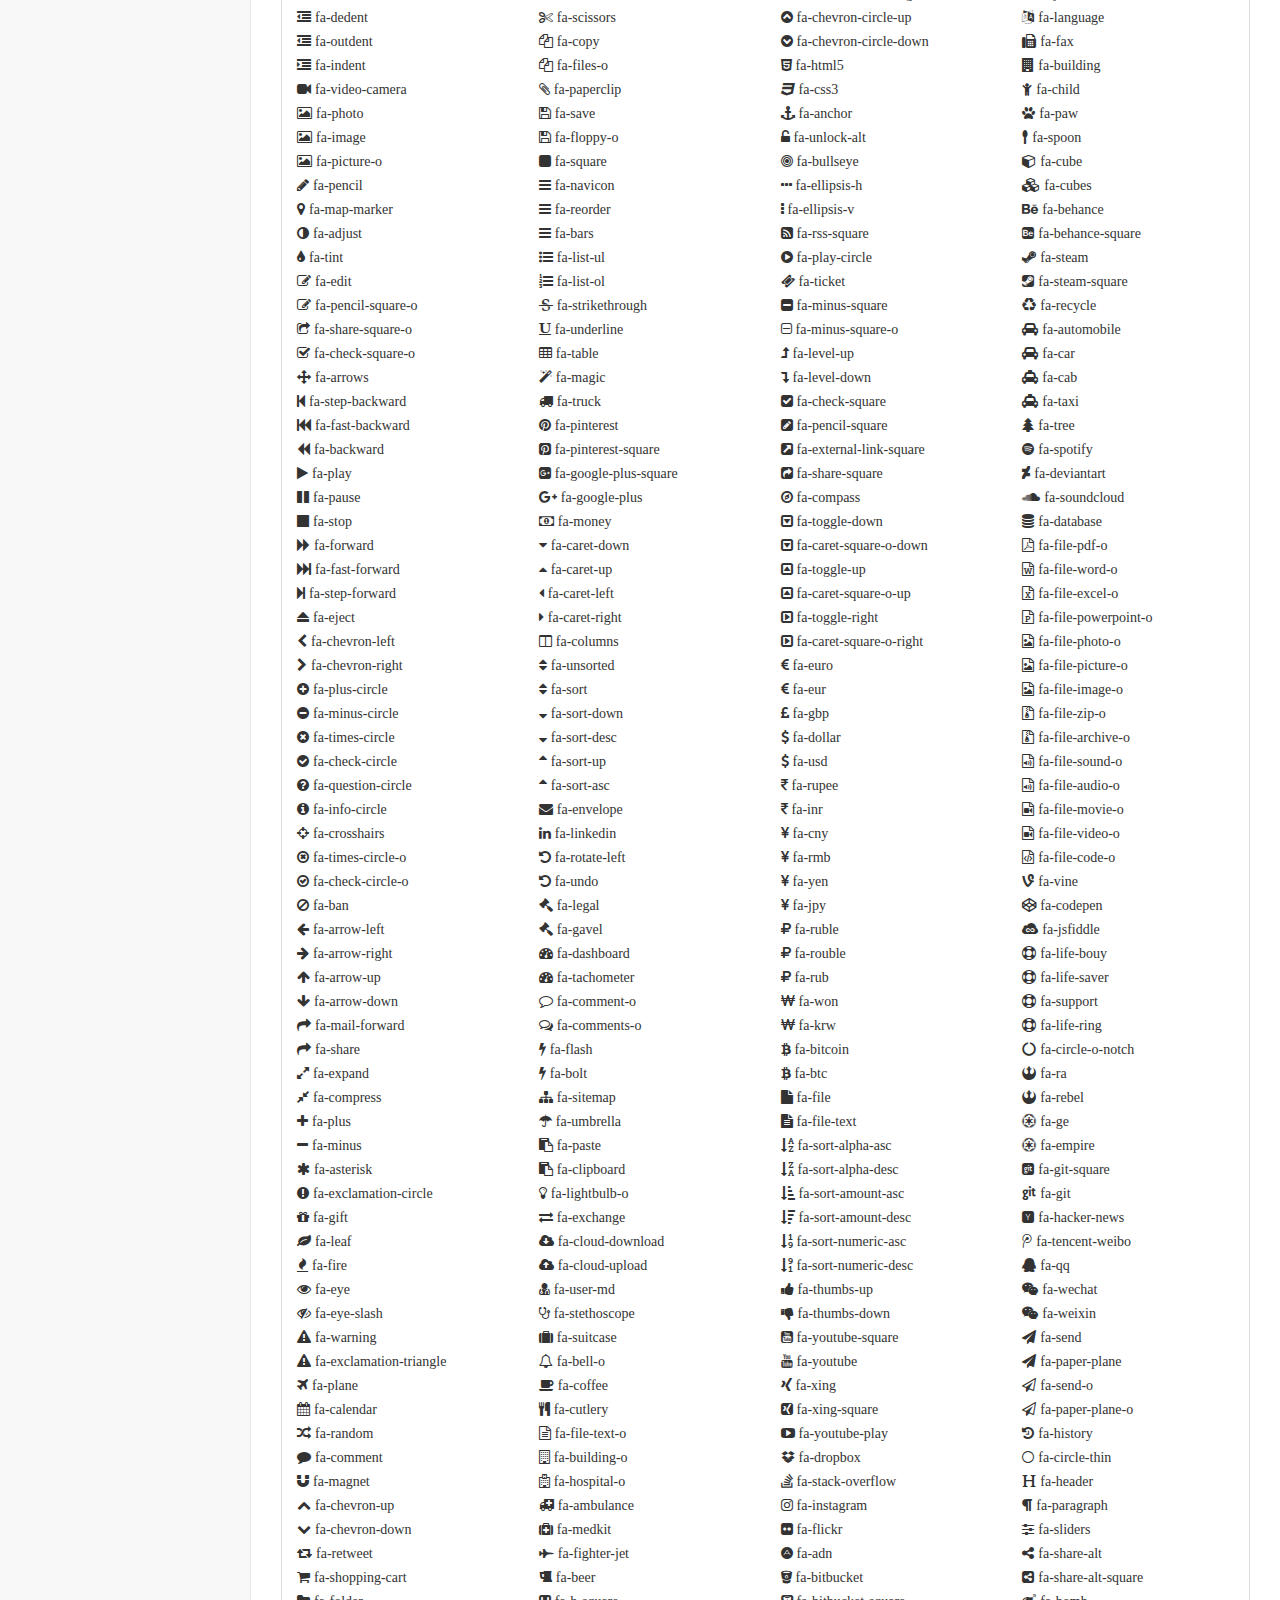
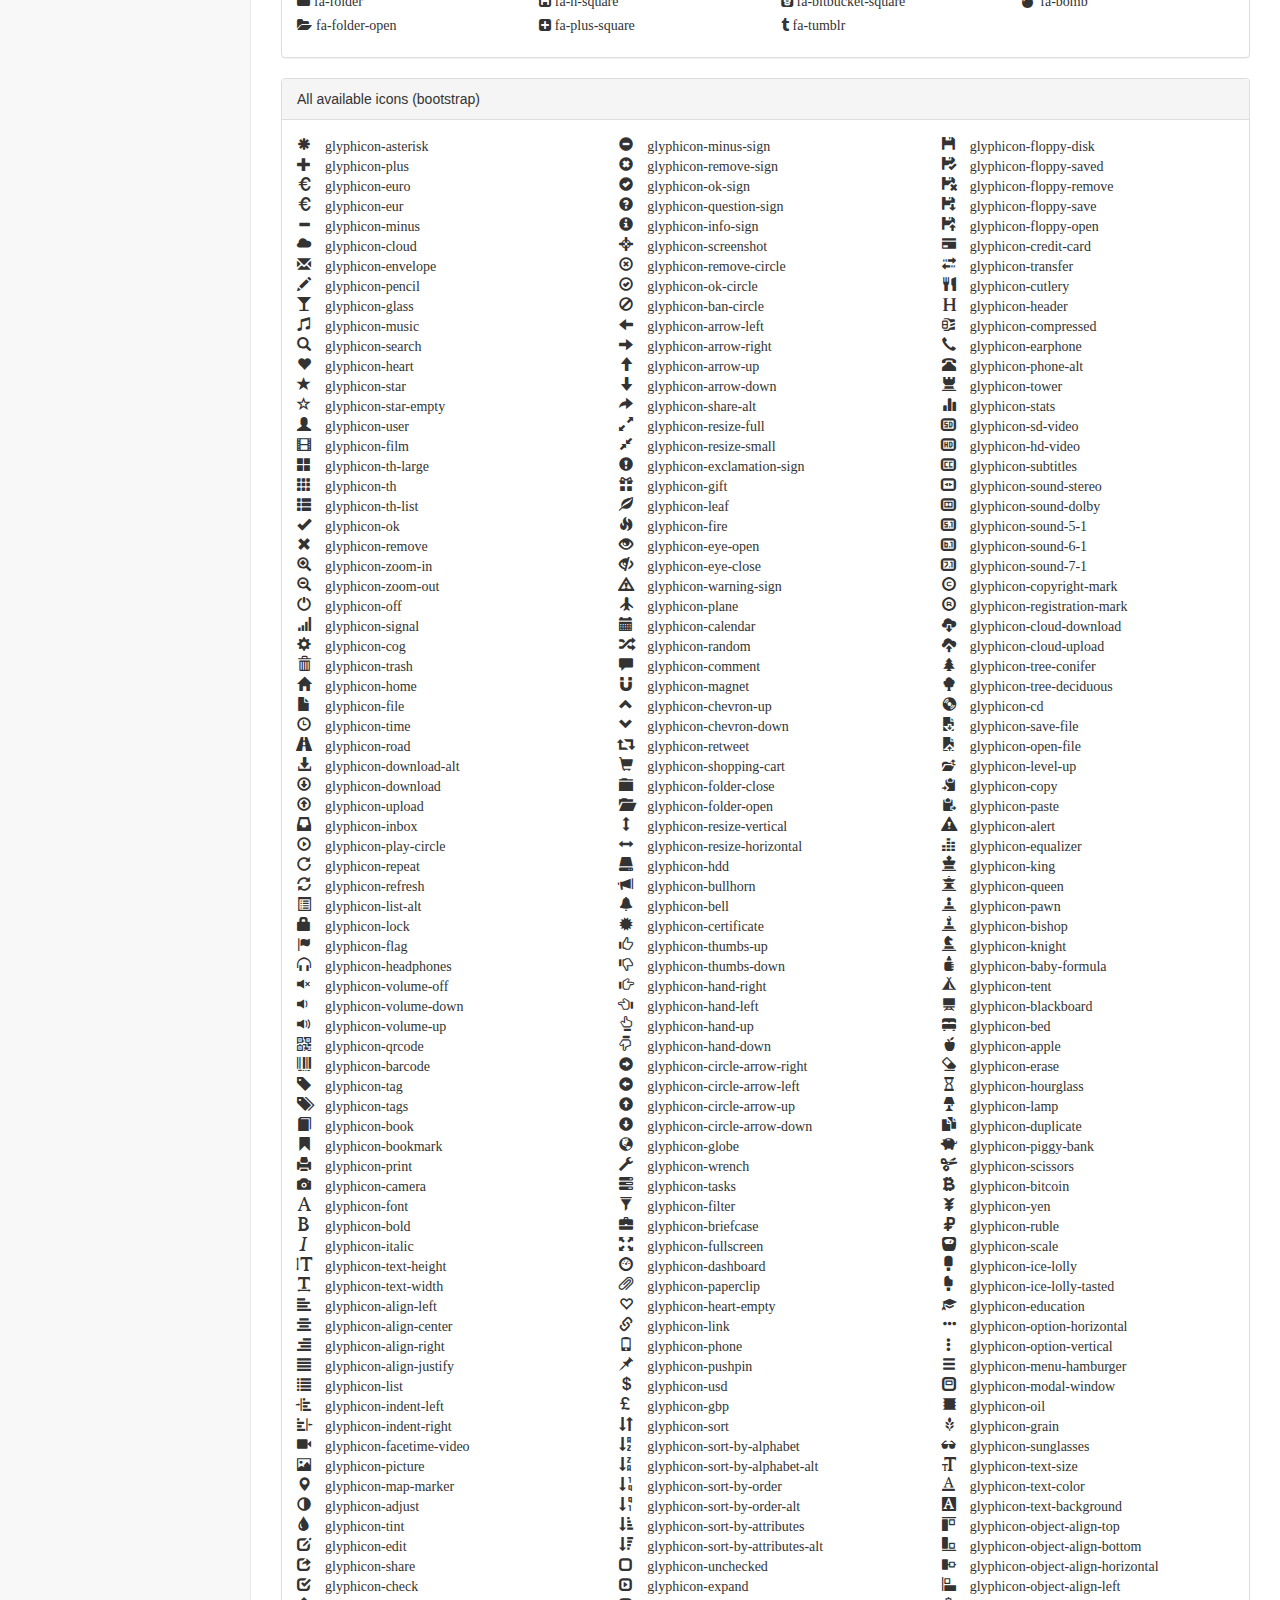
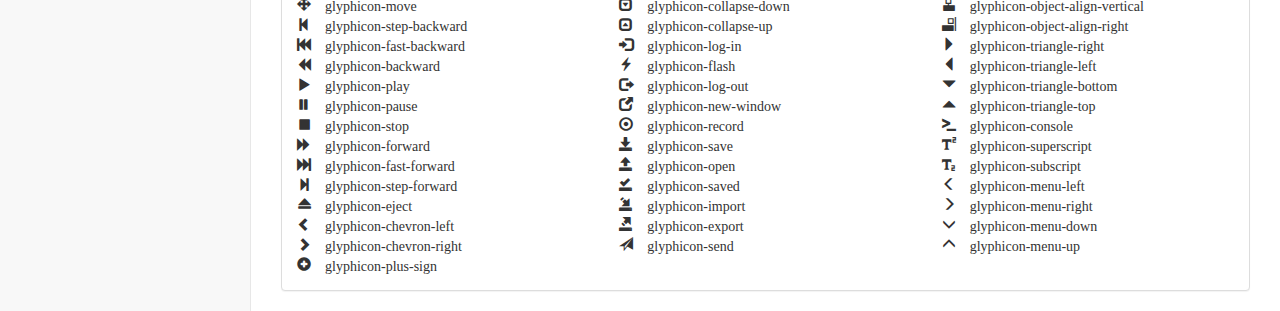
<file: admin/pages/icons.html>
<!DOCTYPE html>
<html lang="en">

<head>

    <meta charset="utf-8">
    <meta http-equiv="X-UA-Compatible" content="IE=edge">
    <meta name="viewport" content="width=device-width, initial-scale=1">
    <meta name="description" content="">
    <meta name="author" content="">

    <title>SB Admin 2 - Bootstrap Admin Theme</title>

    <!-- Bootstrap Core CSS -->
    <link href="../vendor/bootstrap/css/bootstrap.min.css" rel="stylesheet">

    <!-- MetisMenu CSS -->
    <link href="../vendor/metisMenu/metisMenu.min.css" rel="stylesheet">

    <!-- Custom CSS -->
    <link href="../dist/css/sb-admin-2.css" rel="stylesheet">

    <!-- Custom Fonts -->
    <link href="../vendor/font-awesome/css/font-awesome.min.css" rel="stylesheet" type="text/css">

    <!-- HTML5 Shim and Respond.js IE8 support of HTML5 elements and media queries -->
    <!-- WARNING: Respond.js doesn't work if you view the page via file:// -->
    <!--[if lt IE 9]>
        <script src="https://oss.maxcdn.com/libs/html5shiv/3.7.0/html5shiv.js"></script>
        <script src="https://oss.maxcdn.com/libs/respond.js/1.4.2/respond.min.js"></script>
    <![endif]-->

</head>

<body>

    <div id="wrapper">

        <!-- Navigation -->
        <nav class="navbar navbar-default navbar-static-top" role="navigation" style="margin-bottom: 0">
            <div class="navbar-header">
                <button type="button" class="navbar-toggle" data-toggle="collapse" data-target=".navbar-collapse">
                    <span class="sr-only">Toggle navigation</span>
                    <span class="icon-bar"></span>
                    <span class="icon-bar"></span>
                    <span class="icon-bar"></span>
                </button>
                <a class="navbar-brand" href="index.html">SB Admin v2.0</a>
            </div>
            <!-- /.navbar-header -->

            <ul class="nav navbar-top-links navbar-right">
                <li class="dropdown">
                    <a class="dropdown-toggle" data-toggle="dropdown" href="#">
                        <i class="fa fa-envelope fa-fw"></i> <i class="fa fa-caret-down"></i>
                    </a>
                    <ul class="dropdown-menu dropdown-messages">
                        <li>
                            <a href="#">
                                <div>
                                    <strong>John Smith</strong>
                                    <span class="pull-right text-muted">
                                            <em>Yesterday</em>
                                        </span>
                                </div>
                                <div>Lorem ipsum dolor sit amet, consectetur adipiscing elit. Pellentesque eleifend...</div>
                            </a>
                        </li>
                        <li class="divider"></li>
                        <li>
                            <a href="#">
                                <div>
                                    <strong>John Smith</strong>
                                    <span class="pull-right text-muted">
                                            <em>Yesterday</em>
                                        </span>
                                </div>
                                <div>Lorem ipsum dolor sit amet, consectetur adipiscing elit. Pellentesque eleifend...</div>
                            </a>
                        </li>
                        <li class="divider"></li>
                        <li>
                            <a href="#">
                                <div>
                                    <strong>John Smith</strong>
                                    <span class="pull-right text-muted">
                                            <em>Yesterday</em>
                                        </span>
                                </div>
                                <div>Lorem ipsum dolor sit amet, consectetur adipiscing elit. Pellentesque eleifend...</div>
                            </a>
                        </li>
                        <li class="divider"></li>
                        <li>
                            <a class="text-center" href="#">
                                <strong>Read All Messages</strong>
                                <i class="fa fa-angle-right"></i>
                            </a>
                        </li>
                    </ul>
                    <!-- /.dropdown-messages -->
                </li>
                <!-- /.dropdown -->
                <li class="dropdown">
                    <a class="dropdown-toggle" data-toggle="dropdown" href="#">
                        <i class="fa fa-tasks fa-fw"></i> <i class="fa fa-caret-down"></i>
                    </a>
                    <ul class="dropdown-menu dropdown-tasks">
                        <li>
                            <a href="#">
                                <div>
                                    <p>
                                        <strong>Task 1</strong>
                                        <span class="pull-right text-muted">40% Complete</span>
                                    </p>
                                    <div class="progress progress-striped active">
                                        <div class="progress-bar progress-bar-success" role="progressbar" aria-valuenow="40" aria-valuemin="0" aria-valuemax="100" style="width: 40%">
                                            <span class="sr-only">40% Complete (success)</span>
                                        </div>
                                    </div>
                                </div>
                            </a>
                        </li>
                        <li class="divider"></li>
                        <li>
                            <a href="#">
                                <div>
                                    <p>
                                        <strong>Task 2</strong>
                                        <span class="pull-right text-muted">20% Complete</span>
                                    </p>
                                    <div class="progress progress-striped active">
                                        <div class="progress-bar progress-bar-info" role="progressbar" aria-valuenow="20" aria-valuemin="0" aria-valuemax="100" style="width: 20%">
                                            <span class="sr-only">20% Complete</span>
                                        </div>
                                    </div>
                                </div>
                            </a>
                        </li>
                        <li class="divider"></li>
                        <li>
                            <a href="#">
                                <div>
                                    <p>
                                        <strong>Task 3</strong>
                                        <span class="pull-right text-muted">60% Complete</span>
                                    </p>
                                    <div class="progress progress-striped active">
                                        <div class="progress-bar progress-bar-warning" role="progressbar" aria-valuenow="60" aria-valuemin="0" aria-valuemax="100" style="width: 60%">
                                            <span class="sr-only">60% Complete (warning)</span>
                                        </div>
                                    </div>
                                </div>
                            </a>
                        </li>
                        <li class="divider"></li>
                        <li>
                            <a href="#">
                                <div>
                                    <p>
                                        <strong>Task 4</strong>
                                        <span class="pull-right text-muted">80% Complete</span>
                                    </p>
                                    <div class="progress progress-striped active">
                                        <div class="progress-bar progress-bar-danger" role="progressbar" aria-valuenow="80" aria-valuemin="0" aria-valuemax="100" style="width: 80%">
                                            <span class="sr-only">80% Complete (danger)</span>
                                        </div>
                                    </div>
                                </div>
                            </a>
                        </li>
                        <li class="divider"></li>
                        <li>
                            <a class="text-center" href="#">
                                <strong>See All Tasks</strong>
                                <i class="fa fa-angle-right"></i>
                            </a>
                        </li>
                    </ul>
                    <!-- /.dropdown-tasks -->
                </li>
                <!-- /.dropdown -->
                <li class="dropdown">
                    <a class="dropdown-toggle" data-toggle="dropdown" href="#">
                        <i class="fa fa-bell fa-fw"></i> <i class="fa fa-caret-down"></i>
                    </a>
                    <ul class="dropdown-menu dropdown-alerts">
                        <li>
                            <a href="#">
                                <div>
                                    <i class="fa fa-comment fa-fw"></i> New Comment
                                    <span class="pull-right text-muted small">4 minutes ago</span>
                                </div>
                            </a>
                        </li>
                        <li class="divider"></li>
                        <li>
                            <a href="#">
                                <div>
                                    <i class="fa fa-twitter fa-fw"></i> 3 New Followers
                                    <span class="pull-right text-muted small">12 minutes ago</span>
                                </div>
                            </a>
                        </li>
                        <li class="divider"></li>
                        <li>
                            <a href="#">
                                <div>
                                    <i class="fa fa-envelope fa-fw"></i> Message Sent
                                    <span class="pull-right text-muted small">4 minutes ago</span>
                                </div>
                            </a>
                        </li>
                        <li class="divider"></li>
                        <li>
                            <a href="#">
                                <div>
                                    <i class="fa fa-tasks fa-fw"></i> New Task
                                    <span class="pull-right text-muted small">4 minutes ago</span>
                                </div>
                            </a>
                        </li>
                        <li class="divider"></li>
                        <li>
                            <a href="#">
                                <div>
                                    <i class="fa fa-upload fa-fw"></i> Server Rebooted
                                    <span class="pull-right text-muted small">4 minutes ago</span>
                                </div>
                            </a>
                        </li>
                        <li class="divider"></li>
                        <li>
                            <a class="text-center" href="#">
                                <strong>See All Alerts</strong>
                                <i class="fa fa-angle-right"></i>
                            </a>
                        </li>
                    </ul>
                    <!-- /.dropdown-alerts -->
                </li>
                <!-- /.dropdown -->
                <li class="dropdown">
                    <a class="dropdown-toggle" data-toggle="dropdown" href="#">
                        <i class="fa fa-user fa-fw"></i> <i class="fa fa-caret-down"></i>
                    </a>
                    <ul class="dropdown-menu dropdown-user">
                        <li><a href="#"><i class="fa fa-user fa-fw"></i> User Profile</a>
                        </li>
                        <li><a href="#"><i class="fa fa-gear fa-fw"></i> Settings</a>
                        </li>
                        <li class="divider"></li>
                        <li><a href="login.html"><i class="fa fa-sign-out fa-fw"></i> Logout</a>
                        </li>
                    </ul>
                    <!-- /.dropdown-user -->
                </li>
                <!-- /.dropdown -->
            </ul>
            <!-- /.navbar-top-links -->

            <div class="navbar-default sidebar" role="navigation">
                <div class="sidebar-nav navbar-collapse">
                    <ul class="nav" id="side-menu">
                        <li class="sidebar-search">
                            <div class="input-group custom-search-form">
                                <input type="text" class="form-control" placeholder="Search...">
                                <span class="input-group-btn">
                                    <button class="btn btn-default" type="button">
                                        <i class="fa fa-search"></i>
                                    </button>
                                </span>
                            </div>
                            <!-- /input-group -->
                        </li>
                        <li>
                            <a href="index.html"><i class="fa fa-dashboard fa-fw"></i> Dashboard</a>
                        </li>
                        <li>
                            <a href="#"><i class="fa fa-bar-chart-o fa-fw"></i> Charts<span class="fa arrow"></span></a>
                            <ul class="nav nav-second-level">
                                <li>
                                    <a href="flot.html">Flot Charts</a>
                                </li>
                                <li>
                                    <a href="morris.html">Morris.js Charts</a>
                                </li>
                            </ul>
                            <!-- /.nav-second-level -->
                        </li>
                        <li>
                            <a href="tables.html"><i class="fa fa-table fa-fw"></i> Tables</a>
                        </li>
                        <li>
                            <a href="forms.html"><i class="fa fa-edit fa-fw"></i> Forms</a>
                        </li>
                        <li>
                            <a href="#"><i class="fa fa-wrench fa-fw"></i> UI Elements<span class="fa arrow"></span></a>
                            <ul class="nav nav-second-level">
                                <li>
                                    <a href="panels-wells.html">Panels and Wells</a>
                                </li>
                                <li>
                                    <a href="buttons.html">Buttons</a>
                                </li>
                                <li>
                                    <a href="notifications.html">Notifications</a>
                                </li>
                                <li>
                                    <a href="typography.html">Typography</a>
                                </li>
                                <li>
                                    <a href="icons.html"> Icons</a>
                                </li>
                                <li>
                                    <a href="grid.html">Grid</a>
                                </li>
                            </ul>
                            <!-- /.nav-second-level -->
                        </li>
                        <li>
                            <a href="#"><i class="fa fa-sitemap fa-fw"></i> Multi-Level Dropdown<span class="fa arrow"></span></a>
                            <ul class="nav nav-second-level">
                                <li>
                                    <a href="#">Second Level Item</a>
                                </li>
                                <li>
                                    <a href="#">Second Level Item</a>
                                </li>
                                <li>
                                    <a href="#">Third Level <span class="fa arrow"></span></a>
                                    <ul class="nav nav-third-level">
                                        <li>
                                            <a href="#">Third Level Item</a>
                                        </li>
                                        <li>
                                            <a href="#">Third Level Item</a>
                                        </li>
                                        <li>
                                            <a href="#">Third Level Item</a>
                                        </li>
                                        <li>
                                            <a href="#">Third Level Item</a>
                                        </li>
                                    </ul>
                                    <!-- /.nav-third-level -->
                                </li>
                            </ul>
                            <!-- /.nav-second-level -->
                        </li>
                        <li>
                            <a href="#"><i class="fa fa-files-o fa-fw"></i> Sample Pages<span class="fa arrow"></span></a>
                            <ul class="nav nav-second-level">
                                <li>
                                    <a href="blank.html">Blank Page</a>
                                </li>
                                <li>
                                    <a href="login.html">Login Page</a>
                                </li>
                            </ul>
                            <!-- /.nav-second-level -->
                        </li>
                    </ul>
                </div>
                <!-- /.sidebar-collapse -->
            </div>
            <!-- /.navbar-static-side -->
        </nav>

        <div id="page-wrapper">
            <div class="row">
                <div class="col-lg-12">
                    <h1 class="page-header">Icons</h1>
                </div>
                <!-- /.col-lg-12 -->
            </div>
            <!-- /.row -->
            <div class="row">
                <div class="col-lg-12">
                    <div class="panel panel-default">
                        <div class="panel-heading">
                            All available icons (font-awesome)
                        </div>
                        <div class="panel-body">
                            <div class="row">
                                <div class="fa col-lg-3">
                                    <p class="fa fa-glass"> fa-glass </p>
                                    <br/>
                                    <p class="fa fa-music"> fa-music </p>
                                    <br/>
                                    <p class="fa fa-search"> fa-search </p>
                                    <br/>
                                    <p class="fa fa-envelope-o"> fa-envelope-o </p>
                                    <br/>
                                    <p class="fa fa-heart"> fa-heart </p>
                                    <br/>
                                    <p class="fa fa-star"> fa-star </p>
                                    <br/>
                                    <p class="fa fa-star-o"> fa-star-o </p>
                                    <br/>
                                    <p class="fa fa-user"> fa-user </p>
                                    <br/>
                                    <p class="fa fa-film"> fa-film </p>
                                    <br/>
                                    <p class="fa fa-th-large"> fa-th-large </p>
                                    <br/>
                                    <p class="fa fa-th"> fa-th </p>
                                    <br/>
                                    <p class="fa fa-th-list"> fa-th-list </p>
                                    <br/>
                                    <p class="fa fa-check"> fa-check </p>
                                    <br/>
                                    <p class="fa fa-times"> fa-times </p>
                                    <br/>
                                    <p class="fa fa-search-plus"> fa-search-plus </p>
                                    <br/>
                                    <p class="fa fa-search-minus"> fa-search-minus </p>
                                    <br/>
                                    <p class="fa fa-power-off"> fa-power-off </p>
                                    <br/>
                                    <p class="fa fa-signal"> fa-signal </p>
                                    <br/>
                                    <p class="fa fa-gear"> fa-gear </p>
                                    <br/>
                                    <p class="fa fa-cog"> fa-cog </p>
                                    <br/>
                                    <p class="fa fa-trash-o"> fa-trash-o </p>
                                    <br/>
                                    <p class="fa fa-home"> fa-home </p>
                                    <br/>
                                    <p class="fa fa-file-o"> fa-file-o </p>
                                    <br/>
                                    <p class="fa fa-clock-o"> fa-clock-o </p>
                                    <br/>
                                    <p class="fa fa-road"> fa-road </p>
                                    <br/>
                                    <p class="fa fa-download"> fa-download </p>
                                    <br/>
                                    <p class="fa fa-arrow-circle-o-down"> fa-arrow-circle-o-down </p>
                                    <br/>
                                    <p class="fa fa-arrow-circle-o-up"> fa-arrow-circle-o-up </p>
                                    <br/>
                                    <p class="fa fa-inbox"> fa-inbox </p>
                                    <br/>
                                    <p class="fa fa-play-circle-o"> fa-play-circle-o </p>
                                    <br/>
                                    <p class="fa fa-rotate-right"> fa-rotate-right </p>
                                    <br/>
                                    <p class="fa fa-repeat"> fa-repeat </p>
                                    <br/>
                                    <p class="fa fa-refresh"> fa-refresh </p>
                                    <br/>
                                    <p class="fa fa-list-alt"> fa-list-alt </p>
                                    <br/>
                                    <p class="fa fa-lock"> fa-lock </p>
                                    <br/>
                                    <p class="fa fa-flag"> fa-flag </p>
                                    <br/>
                                    <p class="fa fa-headphones"> fa-headphones </p>
                                    <br/>
                                    <p class="fa fa-volume-off"> fa-volume-off </p>
                                    <br/>
                                    <p class="fa fa-volume-down"> fa-volume-down </p>
                                    <br/>
                                    <p class="fa fa-volume-up"> fa-volume-up </p>
                                    <br/>
                                    <p class="fa fa-qrcode"> fa-qrcode </p>
                                    <br/>
                                    <p class="fa fa-barcode"> fa-barcode </p>
                                    <br/>
                                    <p class="fa fa-tag"> fa-tag </p>
                                    <br/>
                                    <p class="fa fa-tags"> fa-tags </p>
                                    <br/>
                                    <p class="fa fa-book"> fa-book </p>
                                    <br/>
                                    <p class="fa fa-bookmark"> fa-bookmark </p>
                                    <br/>
                                    <p class="fa fa-print"> fa-print </p>
                                    <br/>
                                    <p class="fa fa-camera"> fa-camera </p>
                                    <br/>
                                    <p class="fa fa-font"> fa-font </p>
                                    <br/>
                                    <p class="fa fa-bold"> fa-bold </p>
                                    <br/>
                                    <p class="fa fa-italic"> fa-italic </p>
                                    <br/>
                                    <p class="fa fa-text-height"> fa-text-height </p>
                                    <br/>
                                    <p class="fa fa-text-width"> fa-text-width </p>
                                    <br/>
                                    <p class="fa fa-align-left"> fa-align-left </p>
                                    <br/>
                                    <p class="fa fa-align-center"> fa-align-center </p>
                                    <br/>
                                    <p class="fa fa-align-right"> fa-align-right </p>
                                    <br/>
                                    <p class="fa fa-align-justify"> fa-align-justify </p>
                                    <br/>
                                    <p class="fa fa-list"> fa-list </p>
                                    <br/>
                                    <p class="fa fa-dedent"> fa-dedent </p>
                                    <br/>
                                    <p class="fa fa-outdent"> fa-outdent </p>
                                    <br/>
                                    <p class="fa fa-indent"> fa-indent </p>
                                    <br/>
                                    <p class="fa fa-video-camera"> fa-video-camera </p>
                                    <br/>
                                    <p class="fa fa-photo"> fa-photo </p>
                                    <br/>
                                    <p class="fa fa-image"> fa-image </p>
                                    <br/>
                                    <p class="fa fa-picture-o"> fa-picture-o </p>
                                    <br/>
                                    <p class="fa fa-pencil"> fa-pencil </p>
                                    <br/>
                                    <p class="fa fa-map-marker"> fa-map-marker </p>
                                    <br/>
                                    <p class="fa fa-adjust"> fa-adjust </p>
                                    <br/>
                                    <p class="fa fa-tint"> fa-tint </p>
                                    <br/>
                                    <p class="fa fa-edit"> fa-edit </p>
                                    <br/>
                                    <p class="fa fa-pencil-square-o"> fa-pencil-square-o </p>
                                    <br/>
                                    <p class="fa fa-share-square-o"> fa-share-square-o </p>
                                    <br/>
                                    <p class="fa fa-check-square-o"> fa-check-square-o </p>
                                    <br/>
                                    <p class="fa fa-arrows"> fa-arrows </p>
                                    <br/>
                                    <p class="fa fa-step-backward"> fa-step-backward </p>
                                    <br/>
                                    <p class="fa fa-fast-backward"> fa-fast-backward </p>
                                    <br/>
                                    <p class="fa fa-backward"> fa-backward </p>
                                    <br/>
                                    <p class="fa fa-play"> fa-play </p>
                                    <br/>
                                    <p class="fa fa-pause"> fa-pause </p>
                                    <br/>
                                    <p class="fa fa-stop"> fa-stop </p>
                                    <br/>
                                    <p class="fa fa-forward"> fa-forward </p>
                                    <br/>
                                    <p class="fa fa-fast-forward"> fa-fast-forward </p>
                                    <br/>
                                    <p class="fa fa-step-forward"> fa-step-forward </p>
                                    <br/>
                                    <p class="fa fa-eject"> fa-eject </p>
                                    <br/>
                                    <p class="fa fa-chevron-left"> fa-chevron-left </p>
                                    <br/>
                                    <p class="fa fa-chevron-right"> fa-chevron-right </p>
                                    <br/>
                                    <p class="fa fa-plus-circle"> fa-plus-circle </p>
                                    <br/>
                                    <p class="fa fa-minus-circle"> fa-minus-circle </p>
                                    <br/>
                                    <p class="fa fa-times-circle"> fa-times-circle </p>
                                    <br/>
                                    <p class="fa fa-check-circle"> fa-check-circle </p>
                                    <br/>
                                    <p class="fa fa-question-circle"> fa-question-circle </p>
                                    <br/>
                                    <p class="fa fa-info-circle"> fa-info-circle </p>
                                    <br/>
                                    <p class="fa fa-crosshairs"> fa-crosshairs </p>
                                    <br/>
                                    <p class="fa fa-times-circle-o"> fa-times-circle-o </p>
                                    <br/>
                                    <p class="fa fa-check-circle-o"> fa-check-circle-o </p>
                                    <br/>
                                    <p class="fa fa-ban"> fa-ban </p>
                                    <br/>
                                    <p class="fa fa-arrow-left"> fa-arrow-left </p>
                                    <br/>
                                    <p class="fa fa-arrow-right"> fa-arrow-right </p>
                                    <br/>
                                    <p class="fa fa-arrow-up"> fa-arrow-up </p>
                                    <br/>
                                    <p class="fa fa-arrow-down"> fa-arrow-down </p>
                                    <br/>
                                    <p class="fa fa-mail-forward"> fa-mail-forward </p>
                                    <br/>
                                    <p class="fa fa-share"> fa-share </p>
                                    <br/>
                                    <p class="fa fa-expand"> fa-expand </p>
                                    <br/>
                                    <p class="fa fa-compress"> fa-compress </p>
                                    <br/>
                                    <p class="fa fa-plus"> fa-plus </p>
                                    <br/>
                                    <p class="fa fa-minus"> fa-minus </p>
                                    <br/>
                                    <p class="fa fa-asterisk"> fa-asterisk </p>
                                    <br/>
                                    <p class="fa fa-exclamation-circle"> fa-exclamation-circle </p>
                                    <br/>
                                    <p class="fa fa-gift"> fa-gift </p>
                                    <br/>
                                    <p class="fa fa-leaf"> fa-leaf </p>
                                    <br/>
                                    <p class="fa fa-fire"> fa-fire </p>
                                    <br/>
                                    <p class="fa fa-eye"> fa-eye </p>
                                    <br/>
                                    <p class="fa fa-eye-slash"> fa-eye-slash </p>
                                    <br/>
                                    <p class="fa fa-warning"> fa-warning </p>
                                    <br/>
                                    <p class="fa fa-exclamation-triangle"> fa-exclamation-triangle </p>
                                    <br/>
                                    <p class="fa fa-plane"> fa-plane </p>
                                    <br/>
                                    <p class="fa fa-calendar"> fa-calendar </p>
                                    <br/>
                                    <p class="fa fa-random"> fa-random </p>
                                    <br/>
                                    <p class="fa fa-comment"> fa-comment </p>
                                    <br/>
                                    <p class="fa fa-magnet"> fa-magnet </p>
                                    <br/>
                                    <p class="fa fa-chevron-up"> fa-chevron-up </p>
                                    <br/>
                                    <p class="fa fa-chevron-down"> fa-chevron-down </p>
                                    <br/>
                                    <p class="fa fa-retweet"> fa-retweet </p>
                                    <br/>
                                    <p class="fa fa-shopping-cart"> fa-shopping-cart </p>
                                    <br/>
                                    <p class="fa fa-folder"> fa-folder </p>
                                    <br/>
                                    <p class="fa fa-folder-open"> fa-folder-open </p>
                                    <br/>
                                </div>
                                <!-- /.col-lg-6 (nested) -->
                                <div class="fa col-lg-3">
                                    <p class="fa fa-arrows-v"> fa-arrows-v </p>
                                    <br/>
                                    <p class="fa fa-arrows-h"> fa-arrows-h </p>
                                    <br/>
                                    <p class="fa fa-bar-chart-o"> fa-bar-chart-o </p>
                                    <br/>
                                    <p class="fa fa-twitter-square"> fa-twitter-square </p>
                                    <br/>
                                    <p class="fa fa-facebook-square"> fa-facebook-square </p>
                                    <br/>
                                    <p class="fa fa-camera-retro"> fa-camera-retro </p>
                                    <br/>
                                    <p class="fa fa-key"> fa-key </p>
                                    <br/>
                                    <p class="fa fa-gears"> fa-gears </p>
                                    <br/>
                                    <p class="fa fa-cogs"> fa-cogs </p>
                                    <br/>
                                    <p class="fa fa-comments"> fa-comments </p>
                                    <br/>
                                    <p class="fa fa-thumbs-o-up"> fa-thumbs-o-up </p>
                                    <br/>
                                    <p class="fa fa-thumbs-o-down"> fa-thumbs-o-down </p>
                                    <br/>
                                    <p class="fa fa-star-half"> fa-star-half </p>
                                    <br/>
                                    <p class="fa fa-heart-o"> fa-heart-o </p>
                                    <br/>
                                    <p class="fa fa-sign-out"> fa-sign-out </p>
                                    <br/>
                                    <p class="fa fa-linkedin-square"> fa-linkedin-square </p>
                                    <br/>
                                    <p class="fa fa-thumb-tack"> fa-thumb-tack </p>
                                    <br/>
                                    <p class="fa fa-external-link"> fa-external-link </p>
                                    <br/>
                                    <p class="fa fa-sign-in"> fa-sign-in </p>
                                    <br/>
                                    <p class="fa fa-trophy"> fa-trophy </p>
                                    <br/>
                                    <p class="fa fa-github-square"> fa-github-square </p>
                                    <br/>
                                    <p class="fa fa-upload"> fa-upload </p>
                                    <br/>
                                    <p class="fa fa-lemon-o"> fa-lemon-o </p>
                                    <br/>
                                    <p class="fa fa-phone"> fa-phone </p>
                                    <br/>
                                    <p class="fa fa-square-o"> fa-square-o </p>
                                    <br/>
                                    <p class="fa fa-bookmark-o"> fa-bookmark-o </p>
                                    <br/>
                                    <p class="fa fa-phone-square"> fa-phone-square </p>
                                    <br/>
                                    <p class="fa fa-twitter"> fa-twitter </p>
                                    <br/>
                                    <p class="fa fa-facebook"> fa-facebook </p>
                                    <br/>
                                    <p class="fa fa-github"> fa-github </p>
                                    <br/>
                                    <p class="fa fa-unlock"> fa-unlock </p>
                                    <br/>
                                    <p class="fa fa-credit-card"> fa-credit-card </p>
                                    <br/>
                                    <p class="fa fa-rss"> fa-rss </p>
                                    <br/>
                                    <p class="fa fa-hdd-o"> fa-hdd-o </p>
                                    <br/>
                                    <p class="fa fa-bullhorn"> fa-bullhorn </p>
                                    <br/>
                                    <p class="fa fa-bell"> fa-bell </p>
                                    <br/>
                                    <p class="fa fa-certificate"> fa-certificate </p>
                                    <br/>
                                    <p class="fa fa-hand-o-right"> fa-hand-o-right </p>
                                    <br/>
                                    <p class="fa fa-hand-o-left"> fa-hand-o-left </p>
                                    <br/>
                                    <p class="fa fa-hand-o-up"> fa-hand-o-up </p>
                                    <br/>
                                    <p class="fa fa-hand-o-down"> fa-hand-o-down </p>
                                    <br/>
                                    <p class="fa fa-arrow-circle-left"> fa-arrow-circle-left </p>
                                    <br/>
                                    <p class="fa fa-arrow-circle-right"> fa-arrow-circle-right </p>
                                    <br/>
                                    <p class="fa fa-arrow-circle-up"> fa-arrow-circle-up </p>
                                    <br/>
                                    <p class="fa fa-arrow-circle-down"> fa-arrow-circle-down </p>
                                    <br/>
                                    <p class="fa fa-globe"> fa-globe </p>
                                    <br/>
                                    <p class="fa fa-wrench"> fa-wrench </p>
                                    <br/>
                                    <p class="fa fa-tasks"> fa-tasks </p>
                                    <br/>
                                    <p class="fa fa-filter"> fa-filter </p>
                                    <br/>
                                    <p class="fa fa-briefcase"> fa-briefcase </p>
                                    <br/>
                                    <p class="fa fa-arrows-alt"> fa-arrows-alt </p>
                                    <br/>
                                    <p class="fa fa-group"> fa-group </p>
                                    <br/>
                                    <p class="fa fa-users"> fa-users </p>
                                    <br/>
                                    <p class="fa fa-chain"> fa-chain </p>
                                    <br/>
                                    <p class="fa fa-link"> fa-link </p>
                                    <br/>
                                    <p class="fa fa-cloud"> fa-cloud </p>
                                    <br/>
                                    <p class="fa fa-flask"> fa-flask </p>
                                    <br/>
                                    <p class="fa fa-cut"> fa-cut </p>
                                    <br/>
                                    <p class="fa fa-scissors"> fa-scissors </p>
                                    <br/>
                                    <p class="fa fa-copy"> fa-copy </p>
                                    <br/>
                                    <p class="fa fa-files-o"> fa-files-o </p>
                                    <br/>
                                    <p class="fa fa-paperclip"> fa-paperclip </p>
                                    <br/>
                                    <p class="fa fa-save"> fa-save </p>
                                    <br/>
                                    <p class="fa fa-floppy-o"> fa-floppy-o </p>
                                    <br/>
                                    <p class="fa fa-square"> fa-square </p>
                                    <br/>
                                    <p class="fa fa-navicon"> fa-navicon </p>
                                    <br/>
                                    <p class="fa fa-reorder"> fa-reorder </p>
                                    <br/>
                                    <p class="fa fa-bars"> fa-bars </p>
                                    <br/>
                                    <p class="fa fa-list-ul"> fa-list-ul </p>
                                    <br/>
                                    <p class="fa fa-list-ol"> fa-list-ol </p>
                                    <br/>
                                    <p class="fa fa-strikethrough"> fa-strikethrough </p>
                                    <br/>
                                    <p class="fa fa-underline"> fa-underline </p>
                                    <br/>
                                    <p class="fa fa-table"> fa-table </p>
                                    <br/>
                                    <p class="fa fa-magic"> fa-magic </p>
                                    <br/>
                                    <p class="fa fa-truck"> fa-truck </p>
                                    <br/>
                                    <p class="fa fa-pinterest"> fa-pinterest </p>
                                    <br/>
                                    <p class="fa fa-pinterest-square"> fa-pinterest-square </p>
                                    <br/>
                                    <p class="fa fa-google-plus-square"> fa-google-plus-square </p>
                                    <br/>
                                    <p class="fa fa-google-plus"> fa-google-plus </p>
                                    <br/>
                                    <p class="fa fa-money"> fa-money </p>
                                    <br/>
                                    <p class="fa fa-caret-down"> fa-caret-down </p>
                                    <br/>
                                    <p class="fa fa-caret-up"> fa-caret-up </p>
                                    <br/>
                                    <p class="fa fa-caret-left"> fa-caret-left </p>
                                    <br/>
                                    <p class="fa fa-caret-right"> fa-caret-right </p>
                                    <br/>
                                    <p class="fa fa-columns"> fa-columns </p>
                                    <br/>
                                    <p class="fa fa-unsorted"> fa-unsorted </p>
                                    <br/>
                                    <p class="fa fa-sort"> fa-sort </p>
                                    <br/>
                                    <p class="fa fa-sort-down"> fa-sort-down </p>
                                    <br/>
                                    <p class="fa fa-sort-desc"> fa-sort-desc </p>
                                    <br/>
                                    <p class="fa fa-sort-up"> fa-sort-up </p>
                                    <br/>
                                    <p class="fa fa-sort-asc"> fa-sort-asc </p>
                                    <br/>
                                    <p class="fa fa-envelope"> fa-envelope </p>
                                    <br/>
                                    <p class="fa fa-linkedin"> fa-linkedin </p>
                                    <br/>
                                    <p class="fa fa-rotate-left"> fa-rotate-left </p>
                                    <br/>
                                    <p class="fa fa-undo"> fa-undo </p>
                                    <br/>
                                    <p class="fa fa-legal"> fa-legal </p>
                                    <br/>
                                    <p class="fa fa-gavel"> fa-gavel </p>
                                    <br/>
                                    <p class="fa fa-dashboard"> fa-dashboard </p>
                                    <br/>
                                    <p class="fa fa-tachometer"> fa-tachometer </p>
                                    <br/>
                                    <p class="fa fa-comment-o"> fa-comment-o </p>
                                    <br/>
                                    <p class="fa fa-comments-o"> fa-comments-o </p>
                                    <br/>
                                    <p class="fa fa-flash"> fa-flash </p>
                                    <br/>
                                    <p class="fa fa-bolt"> fa-bolt </p>
                                    <br/>
                                    <p class="fa fa-sitemap"> fa-sitemap </p>
                                    <br/>
                                    <p class="fa fa-umbrella"> fa-umbrella </p>
                                    <br/>
                                    <p class="fa fa-paste"> fa-paste </p>
                                    <br/>
                                    <p class="fa fa-clipboard"> fa-clipboard </p>
                                    <br/>
                                    <p class="fa fa-lightbulb-o"> fa-lightbulb-o </p>
                                    <br/>
                                    <p class="fa fa-exchange"> fa-exchange </p>
                                    <br/>
                                    <p class="fa fa-cloud-download"> fa-cloud-download </p>
                                    <br/>
                                    <p class="fa fa-cloud-upload"> fa-cloud-upload </p>
                                    <br/>
                                    <p class="fa fa-user-md"> fa-user-md </p>
                                    <br/>
                                    <p class="fa fa-stethoscope"> fa-stethoscope </p>
                                    <br/>
                                    <p class="fa fa-suitcase"> fa-suitcase </p>
                                    <br/>
                                    <p class="fa fa-bell-o"> fa-bell-o </p>
                                    <br/>
                                    <p class="fa fa-coffee"> fa-coffee </p>
                                    <br/>
                                    <p class="fa fa-cutlery"> fa-cutlery </p>
                                    <br/>
                                    <p class="fa fa-file-text-o"> fa-file-text-o </p>
                                    <br/>
                                    <p class="fa fa-building-o"> fa-building-o </p>
                                    <br/>
                                    <p class="fa fa-hospital-o"> fa-hospital-o </p>
                                    <br/>
                                    <p class="fa fa-ambulance"> fa-ambulance </p>
                                    <br/>
                                    <p class="fa fa-medkit"> fa-medkit </p>
                                    <br/>
                                    <p class="fa fa-fighter-jet"> fa-fighter-jet </p>
                                    <br/>
                                    <p class="fa fa-beer"> fa-beer </p>
                                    <br/>
                                    <p class="fa fa-h-square"> fa-h-square </p>
                                    <br/>
                                    <p class="fa fa-plus-square"> fa-plus-square </p>
                                    <br/>
                                </div>
                                <div class="fa col-lg-3">
                                    <p class="fa fa-angle-double-left"> fa-angle-double-left </p>
                                    <br/>
                                    <p class="fa fa-angle-double-right"> fa-angle-double-right </p>
                                    <br/>
                                    <p class="fa fa-angle-double-up"> fa-angle-double-up </p>
                                    <br/>
                                    <p class="fa fa-angle-double-down"> fa-angle-double-down </p>
                                    <br/>
                                    <p class="fa fa-angle-left"> fa-angle-left </p>
                                    <br/>
                                    <p class="fa fa-angle-right"> fa-angle-right </p>
                                    <br/>
                                    <p class="fa fa-angle-up"> fa-angle-up </p>
                                    <br/>
                                    <p class="fa fa-angle-down"> fa-angle-down </p>
                                    <br/>
                                    <p class="fa fa-desktop"> fa-desktop </p>
                                    <br/>
                                    <p class="fa fa-laptop"> fa-laptop </p>
                                    <br/>
                                    <p class="fa fa-tablet"> fa-tablet </p>
                                    <br/>
                                    <p class="fa fa-mobile-phone"> fa-mobile-phone </p>
                                    <br/>
                                    <p class="fa fa-mobile"> fa-mobile </p>
                                    <br/>
                                    <p class="fa fa-circle-o"> fa-circle-o </p>
                                    <br/>
                                    <p class="fa fa-quote-left"> fa-quote-left </p>
                                    <br/>
                                    <p class="fa fa-quote-right"> fa-quote-right </p>
                                    <br/>
                                    <p class="fa fa-spinner"> fa-spinner </p>
                                    <br/>
                                    <p class="fa fa-circle"> fa-circle </p>
                                    <br/>
                                    <p class="fa fa-mail-reply"> fa-mail-reply </p>
                                    <br/>
                                    <p class="fa fa-reply"> fa-reply </p>
                                    <br/>
                                    <p class="fa fa-github-alt"> fa-github-alt </p>
                                    <br/>
                                    <p class="fa fa-folder-o"> fa-folder-o </p>
                                    <br/>
                                    <p class="fa fa-folder-open-o"> fa-folder-open-o </p>
                                    <br/>
                                    <p class="fa fa-smile-o"> fa-smile-o </p>
                                    <br/>
                                    <p class="fa fa-frown-o"> fa-frown-o </p>
                                    <br/>
                                    <p class="fa fa-meh-o"> fa-meh-o </p>
                                    <br/>
                                    <p class="fa fa-gamepad"> fa-gamepad </p>
                                    <br/>
                                    <p class="fa fa-keyboard-o"> fa-keyboard-o </p>
                                    <br/>
                                    <p class="fa fa-flag-o"> fa-flag-o </p>
                                    <br/>
                                    <p class="fa fa-flag-checkered"> fa-flag-checkered </p>
                                    <br/>
                                    <p class="fa fa-terminal"> fa-terminal </p>
                                    <br/>
                                    <p class="fa fa-code"> fa-code </p>
                                    <br/>
                                    <p class="fa fa-mail-reply-all"> fa-mail-reply-all </p>
                                    <br/>
                                    <p class="fa fa-reply-all"> fa-reply-all </p>
                                    <br/>
                                    <p class="fa fa-star-half-empty"> fa-star-half-empty </p>
                                    <br/>
                                    <p class="fa fa-star-half-full"> fa-star-half-full </p>
                                    <br/>
                                    <p class="fa fa-star-half-o"> fa-star-half-o </p>
                                    <br/>
                                    <p class="fa fa-location-arrow"> fa-location-arrow </p>
                                    <br/>
                                    <p class="fa fa-crop"> fa-crop </p>
                                    <br/>
                                    <p class="fa fa-code-fork"> fa-code-fork </p>
                                    <br/>
                                    <p class="fa fa-unlink"> fa-unlink </p>
                                    <br/>
                                    <p class="fa fa-chain-broken"> fa-chain-broken </p>
                                    <br/>
                                    <p class="fa fa-question"> fa-question </p>
                                    <br/>
                                    <p class="fa fa-info"> fa-info </p>
                                    <br/>
                                    <p class="fa fa-exclamation"> fa-exclamation </p>
                                    <br/>
                                    <p class="fa fa-superscript"> fa-superscript </p>
                                    <br/>
                                    <p class="fa fa-subscript"> fa-subscript </p>
                                    <br/>
                                    <p class="fa fa-eraser"> fa-eraser </p>
                                    <br/>
                                    <p class="fa fa-puzzle-piece"> fa-puzzle-piece </p>
                                    <br/>
                                    <p class="fa fa-microphone"> fa-microphone </p>
                                    <br/>
                                    <p class="fa fa-microphone-slash"> fa-microphone-slash </p>
                                    <br/>
                                    <p class="fa fa-shield"> fa-shield </p>
                                    <br/>
                                    <p class="fa fa-calendar-o"> fa-calendar-o </p>
                                    <br/>
                                    <p class="fa fa-fire-extinguisher"> fa-fire-extinguisher </p>
                                    <br/>
                                    <p class="fa fa-rocket"> fa-rocket </p>
                                    <br/>
                                    <p class="fa fa-maxcdn"> fa-maxcdn </p>
                                    <br/>
                                    <p class="fa fa-chevron-circle-left"> fa-chevron-circle-left </p>
                                    <br/>
                                    <p class="fa fa-chevron-circle-right"> fa-chevron-circle-right </p>
                                    <br/>
                                    <p class="fa fa-chevron-circle-up"> fa-chevron-circle-up </p>
                                    <br/>
                                    <p class="fa fa-chevron-circle-down"> fa-chevron-circle-down </p>
                                    <br/>
                                    <p class="fa fa-html5"> fa-html5 </p>
                                    <br/>
                                    <p class="fa fa-css3"> fa-css3 </p>
                                    <br/>
                                    <p class="fa fa-anchor"> fa-anchor </p>
                                    <br/>
                                    <p class="fa fa-unlock-alt"> fa-unlock-alt </p>
                                    <br/>
                                    <p class="fa fa-bullseye"> fa-bullseye </p>
                                    <br/>
                                    <p class="fa fa-ellipsis-h"> fa-ellipsis-h </p>
                                    <br/>
                                    <p class="fa fa-ellipsis-v"> fa-ellipsis-v </p>
                                    <br/>
                                    <p class="fa fa-rss-square"> fa-rss-square </p>
                                    <br/>
                                    <p class="fa fa-play-circle"> fa-play-circle </p>
                                    <br/>
                                    <p class="fa fa-ticket"> fa-ticket </p>
                                    <br/>
                                    <p class="fa fa-minus-square"> fa-minus-square </p>
                                    <br/>
                                    <p class="fa fa-minus-square-o"> fa-minus-square-o </p>
                                    <br/>
                                    <p class="fa fa-level-up"> fa-level-up </p>
                                    <br/>
                                    <p class="fa fa-level-down"> fa-level-down </p>
                                    <br/>
                                    <p class="fa fa-check-square"> fa-check-square </p>
                                    <br/>
                                    <p class="fa fa-pencil-square"> fa-pencil-square </p>
                                    <br/>
                                    <p class="fa fa-external-link-square"> fa-external-link-square </p>
                                    <br/>
                                    <p class="fa fa-share-square"> fa-share-square </p>
                                    <br/>
                                    <p class="fa fa-compass"> fa-compass </p>
                                    <br/>
                                    <p class="fa fa-toggle-down"> fa-toggle-down </p>
                                    <br/>
                                    <p class="fa fa-caret-square-o-down"> fa-caret-square-o-down </p>
                                    <br/>
                                    <p class="fa fa-toggle-up"> fa-toggle-up </p>
                                    <br/>
                                    <p class="fa fa-caret-square-o-up"> fa-caret-square-o-up </p>
                                    <br/>
                                    <p class="fa fa-toggle-right"> fa-toggle-right </p>
                                    <br/>
                                    <p class="fa fa-caret-square-o-right"> fa-caret-square-o-right </p>
                                    <br/>
                                    <p class="fa fa-euro"> fa-euro </p>
                                    <br/>
                                    <p class="fa fa-eur"> fa-eur </p>
                                    <br/>
                                    <p class="fa fa-gbp"> fa-gbp </p>
                                    <br/>
                                    <p class="fa fa-dollar"> fa-dollar </p>
                                    <br/>
                                    <p class="fa fa-usd"> fa-usd </p>
                                    <br/>
                                    <p class="fa fa-rupee"> fa-rupee </p>
                                    <br/>
                                    <p class="fa fa-inr"> fa-inr </p>
                                    <br/>
                                    <p class="fa fa-cny"> fa-cny </p>
                                    <br/>
                                    <p class="fa fa-rmb"> fa-rmb </p>
                                    <br/>
                                    <p class="fa fa-yen"> fa-yen </p>
                                    <br/>
                                    <p class="fa fa-jpy"> fa-jpy </p>
                                    <br/>
                                    <p class="fa fa-ruble"> fa-ruble </p>
                                    <br/>
                                    <p class="fa fa-rouble"> fa-rouble </p>
                                    <br/>
                                    <p class="fa fa-rub"> fa-rub </p>
                                    <br/>
                                    <p class="fa fa-won"> fa-won </p>
                                    <br/>
                                    <p class="fa fa-krw"> fa-krw </p>
                                    <br/>
                                    <p class="fa fa-bitcoin"> fa-bitcoin </p>
                                    <br/>
                                    <p class="fa fa-btc"> fa-btc </p>
                                    <br/>
                                    <p class="fa fa-file"> fa-file </p>
                                    <br/>
                                    <p class="fa fa-file-text"> fa-file-text </p>
                                    <br/>
                                    <p class="fa fa-sort-alpha-asc"> fa-sort-alpha-asc </p>
                                    <br/>
                                    <p class="fa fa-sort-alpha-desc"> fa-sort-alpha-desc </p>
                                    <br/>
                                    <p class="fa fa-sort-amount-asc"> fa-sort-amount-asc </p>
                                    <br/>
                                    <p class="fa fa-sort-amount-desc"> fa-sort-amount-desc </p>
                                    <br/>
                                    <p class="fa fa-sort-numeric-asc"> fa-sort-numeric-asc </p>
                                    <br/>
                                    <p class="fa fa-sort-numeric-desc"> fa-sort-numeric-desc </p>
                                    <br/>
                                    <p class="fa fa-thumbs-up"> fa-thumbs-up </p>
                                    <br/>
                                    <p class="fa fa-thumbs-down"> fa-thumbs-down </p>
                                    <br/>
                                    <p class="fa fa-youtube-square"> fa-youtube-square </p>
                                    <br/>
                                    <p class="fa fa-youtube"> fa-youtube </p>
                                    <br/>
                                    <p class="fa fa-xing"> fa-xing </p>
                                    <br/>
                                    <p class="fa fa-xing-square"> fa-xing-square </p>
                                    <br/>
                                    <p class="fa fa-youtube-play"> fa-youtube-play </p>
                                    <br/>
                                    <p class="fa fa-dropbox"> fa-dropbox </p>
                                    <br/>
                                    <p class="fa fa-stack-overflow"> fa-stack-overflow </p>
                                    <br/>
                                    <p class="fa fa-instagram"> fa-instagram </p>
                                    <br/>
                                    <p class="fa fa-flickr"> fa-flickr </p>
                                    <br/>
                                    <p class="fa fa-adn"> fa-adn </p>
                                    <br/>
                                    <p class="fa fa-bitbucket"> fa-bitbucket </p>
                                    <br/>
                                    <p class="fa fa-bitbucket-square"> fa-bitbucket-square </p>
                                    <br/>
                                    <p class="fa fa-tumblr"> fa-tumblr </p>
                                    <br/>
                                </div>
                                <div class="fa col-lg-3">
                                    <p class="fa fa-tumblr-square"> fa-tumblr-square </p>
                                    <br/>
                                    <p class="fa fa-long-arrow-down"> fa-long-arrow-down </p>
                                    <br/>
                                    <p class="fa fa-long-arrow-up"> fa-long-arrow-up </p>
                                    <br/>
                                    <p class="fa fa-long-arrow-left"> fa-long-arrow-left </p>
                                    <br/>
                                    <p class="fa fa-long-arrow-right"> fa-long-arrow-right </p>
                                    <br/>
                                    <p class="fa fa-apple"> fa-apple </p>
                                    <br/>
                                    <p class="fa fa-windows"> fa-windows </p>
                                    <br/>
                                    <p class="fa fa-android"> fa-android </p>
                                    <br/>
                                    <p class="fa fa-linux"> fa-linux </p>
                                    <br/>
                                    <p class="fa fa-dribbble"> fa-dribbble </p>
                                    <br/>
                                    <p class="fa fa-skype"> fa-skype </p>
                                    <br/>
                                    <p class="fa fa-foursquare"> fa-foursquare </p>
                                    <br/>
                                    <p class="fa fa-trello"> fa-trello </p>
                                    <br/>
                                    <p class="fa fa-female"> fa-female </p>
                                    <br/>
                                    <p class="fa fa-male"> fa-male </p>
                                    <br/>
                                    <p class="fa fa-gittip"> fa-gittip </p>
                                    <br/>
                                    <p class="fa fa-sun-o"> fa-sun-o </p>
                                    <br/>
                                    <p class="fa fa-moon-o"> fa-moon-o </p>
                                    <br/>
                                    <p class="fa fa-archive"> fa-archive </p>
                                    <br/>
                                    <p class="fa fa-bug"> fa-bug </p>
                                    <br/>
                                    <p class="fa fa-vk"> fa-vk </p>
                                    <br/>
                                    <p class="fa fa-weibo"> fa-weibo </p>
                                    <br/>
                                    <p class="fa fa-renren"> fa-renren </p>
                                    <br/>
                                    <p class="fa fa-pagelines"> fa-pagelines </p>
                                    <br/>
                                    <p class="fa fa-stack-exchange"> fa-stack-exchange </p>
                                    <br/>
                                    <p class="fa fa-arrow-circle-o-right"> fa-arrow-circle-o-right </p>
                                    <br/>
                                    <p class="fa fa-arrow-circle-o-left"> fa-arrow-circle-o-left </p>
                                    <br/>
                                    <p class="fa fa-toggle-left"> fa-toggle-left </p>
                                    <br/>
                                    <p class="fa fa-caret-square-o-left"> fa-caret-square-o-left </p>
                                    <br/>
                                    <p class="fa fa-dot-circle-o"> fa-dot-circle-o </p>
                                    <br/>
                                    <p class="fa fa-wheelchair"> fa-wheelchair </p>
                                    <br/>
                                    <p class="fa fa-vimeo-square"> fa-vimeo-square </p>
                                    <br/>
                                    <p class="fa fa-turkish-lira"> fa-turkish-lira </p>
                                    <br/>
                                    <p class="fa fa-try"> fa-try </p>
                                    <br/>
                                    <p class="fa fa-plus-square-o"> fa-plus-square-o </p>
                                    <br/>
                                    <p class="fa fa-space-shuttle"> fa-space-shuttle </p>
                                    <br/>
                                    <p class="fa fa-slack"> fa-slack </p>
                                    <br/>
                                    <p class="fa fa-envelope-square"> fa-envelope-square </p>
                                    <br/>
                                    <p class="fa fa-wordpress"> fa-wordpress </p>
                                    <br/>
                                    <p class="fa fa-openid"> fa-openid </p>
                                    <br/>
                                    <p class="fa fa-institution"> fa-institution </p>
                                    <br/>
                                    <p class="fa fa-bank"> fa-bank </p>
                                    <br/>
                                    <p class="fa fa-university"> fa-university </p>
                                    <br/>
                                    <p class="fa fa-mortar-board"> fa-mortar-board </p>
                                    <br/>
                                    <p class="fa fa-graduation-cap"> fa-graduation-cap </p>
                                    <br/>
                                    <p class="fa fa-yahoo"> fa-yahoo </p>
                                    <br/>
                                    <p class="fa fa-google"> fa-google </p>
                                    <br/>
                                    <p class="fa fa-reddit"> fa-reddit </p>
                                    <br/>
                                    <p class="fa fa-reddit-square"> fa-reddit-square </p>
                                    <br/>
                                    <p class="fa fa-stumbleupon-circle"> fa-stumbleupon-circle </p>
                                    <br/>
                                    <p class="fa fa-stumbleupon"> fa-stumbleupon </p>
                                    <br/>
                                    <p class="fa fa-delicious"> fa-delicious </p>
                                    <br/>
                                    <p class="fa fa-digg"> fa-digg </p>
                                    <br/>
                                    <p class="fa fa-pied-piper-square"> fa-pied-piper-square </p>
                                    <br/>
                                    <p class="fa fa-pied-piper"> fa-pied-piper </p>
                                    <br/>
                                    <p class="fa fa-pied-piper-alt"> fa-pied-piper-alt </p>
                                    <br/>
                                    <p class="fa fa-drupal"> fa-drupal </p>
                                    <br/>
                                    <p class="fa fa-joomla"> fa-joomla </p>
                                    <br/>
                                    <p class="fa fa-language"> fa-language </p>
                                    <br/>
                                    <p class="fa fa-fax"> fa-fax </p>
                                    <br/>
                                    <p class="fa fa-building"> fa-building </p>
                                    <br/>
                                    <p class="fa fa-child"> fa-child </p>
                                    <br/>
                                    <p class="fa fa-paw"> fa-paw </p>
                                    <br/>
                                    <p class="fa fa-spoon"> fa-spoon </p>
                                    <br/>
                                    <p class="fa fa-cube"> fa-cube </p>
                                    <br/>
                                    <p class="fa fa-cubes"> fa-cubes </p>
                                    <br/>
                                    <p class="fa fa-behance"> fa-behance </p>
                                    <br/>
                                    <p class="fa fa-behance-square"> fa-behance-square </p>
                                    <br/>
                                    <p class="fa fa-steam"> fa-steam </p>
                                    <br/>
                                    <p class="fa fa-steam-square"> fa-steam-square </p>
                                    <br/>
                                    <p class="fa fa-recycle"> fa-recycle </p>
                                    <br/>
                                    <p class="fa fa-automobile"> fa-automobile </p>
                                    <br/>
                                    <p class="fa fa-car"> fa-car </p>
                                    <br/>
                                    <p class="fa fa-cab"> fa-cab </p>
                                    <br/>
                                    <p class="fa fa-taxi"> fa-taxi </p>
                                    <br/>
                                    <p class="fa fa-tree"> fa-tree </p>
                                    <br/>
                                    <p class="fa fa-spotify"> fa-spotify </p>
                                    <br/>
                                    <p class="fa fa-deviantart"> fa-deviantart </p>
                                    <br/>
                                    <p class="fa fa-soundcloud"> fa-soundcloud </p>
                                    <br/>
                                    <p class="fa fa-database"> fa-database </p>
                                    <br/>
                                    <p class="fa fa-file-pdf-o"> fa-file-pdf-o </p>
                                    <br/>
                                    <p class="fa fa-file-word-o"> fa-file-word-o </p>
                                    <br/>
                                    <p class="fa fa-file-excel-o"> fa-file-excel-o </p>
                                    <br/>
                                    <p class="fa fa-file-powerpoint-o"> fa-file-powerpoint-o </p>
                                    <br/>
                                    <p class="fa fa-file-photo-o"> fa-file-photo-o </p>
                                    <br/>
                                    <p class="fa fa-file-picture-o"> fa-file-picture-o </p>
                                    <br/>
                                    <p class="fa fa-file-image-o"> fa-file-image-o </p>
                                    <br/>
                                    <p class="fa fa-file-zip-o"> fa-file-zip-o </p>
                                    <br/>
                                    <p class="fa fa-file-archive-o"> fa-file-archive-o </p>
                                    <br/>
                                    <p class="fa fa-file-sound-o"> fa-file-sound-o </p>
                                    <br/>
                                    <p class="fa fa-file-audio-o"> fa-file-audio-o </p>
                                    <br/>
                                    <p class="fa fa-file-movie-o"> fa-file-movie-o </p>
                                    <br/>
                                    <p class="fa fa-file-video-o"> fa-file-video-o </p>
                                    <br/>
                                    <p class="fa fa-file-code-o"> fa-file-code-o </p>
                                    <br/>
                                    <p class="fa fa-vine"> fa-vine </p>
                                    <br/>
                                    <p class="fa fa-codepen"> fa-codepen </p>
                                    <br/>
                                    <p class="fa fa-jsfiddle"> fa-jsfiddle </p>
                                    <br/>
                                    <p class="fa fa-life-bouy"> fa-life-bouy </p>
                                    <br/>
                                    <p class="fa fa-life-saver"> fa-life-saver </p>
                                    <br/>
                                    <p class="fa fa-support"> fa-support </p>
                                    <br/>
                                    <p class="fa fa-life-ring"> fa-life-ring </p>
                                    <br/>
                                    <p class="fa fa-circle-o-notch"> fa-circle-o-notch </p>
                                    <br/>
                                    <p class="fa fa-ra"> fa-ra </p>
                                    <br/>
                                    <p class="fa fa-rebel"> fa-rebel </p>
                                    <br/>
                                    <p class="fa fa-ge"> fa-ge </p>
                                    <br/>
                                    <p class="fa fa-empire"> fa-empire </p>
                                    <br/>
                                    <p class="fa fa-git-square"> fa-git-square </p>
                                    <br/>
                                    <p class="fa fa-git"> fa-git </p>
                                    <br/>
                                    <p class="fa fa-hacker-news"> fa-hacker-news </p>
                                    <br/>
                                    <p class="fa fa-tencent-weibo"> fa-tencent-weibo </p>
                                    <br/>
                                    <p class="fa fa-qq"> fa-qq </p>
                                    <br/>
                                    <p class="fa fa-wechat"> fa-wechat </p>
                                    <br/>
                                    <p class="fa fa-weixin"> fa-weixin </p>
                                    <br/>
                                    <p class="fa fa-send"> fa-send </p>
                                    <br/>
                                    <p class="fa fa-paper-plane"> fa-paper-plane </p>
                                    <br/>
                                    <p class="fa fa-send-o"> fa-send-o </p>
                                    <br/>
                                    <p class="fa fa-paper-plane-o"> fa-paper-plane-o </p>
                                    <br/>
                                    <p class="fa fa-history"> fa-history </p>
                                    <br/>
                                    <p class="fa fa-circle-thin"> fa-circle-thin </p>
                                    <br/>
                                    <p class="fa fa-header"> fa-header </p>
                                    <br/>
                                    <p class="fa fa-paragraph"> fa-paragraph </p>
                                    <br/>
                                    <p class="fa fa-sliders"> fa-sliders </p>
                                    <br/>
                                    <p class="fa fa-share-alt"> fa-share-alt </p>
                                    <br/>
                                    <p class="fa fa-share-alt-square"> fa-share-alt-square </p>
                                    <br/>
                                    <p class="fa fa-bomb"> fa-bomb </p>
                                    <br/>
                                </div>
                                <!-- /.col-lg-6 (nested) -->
                            </div>
                            <!-- /.row (nested) -->
                        </div>
                        <!-- /.panel-body -->
                    </div>
                    <!-- /.panel -->
                </div>
                <!-- /.col-lg-12 -->
            </div>
            <!-- /.row -->
            <div class="row">
                <div class="col-lg-12">
                    <div class="panel panel-default">
                        <div class="panel-heading">
                            All available icons (bootstrap)
                        </div>
                        <div class="panel-body">
                            <div class="row">
                                <div class="bs-glyphicons col-lg-4">
                                    <span class="glyphicon glyphicon-asterisk"> glyphicon-asterisk </span>
                                    <br/>
                                    <span class="glyphicon glyphicon-plus"> glyphicon-plus </span>
                                    <br/>
                                    <span class="glyphicon glyphicon-euro"> glyphicon-euro </span>
                                    <br/>
                                    <span class="glyphicon glyphicon-eur"> glyphicon-eur </span>
                                    <br/>
                                    <span class="glyphicon glyphicon-minus"> glyphicon-minus </span>
                                    <br/>
                                    <span class="glyphicon glyphicon-cloud"> glyphicon-cloud </span>
                                    <br/>
                                    <span class="glyphicon glyphicon-envelope"> glyphicon-envelope </span>
                                    <br/>
                                    <span class="glyphicon glyphicon-pencil"> glyphicon-pencil </span>
                                    <br/>
                                    <span class="glyphicon glyphicon-glass"> glyphicon-glass </span>
                                    <br/>
                                    <span class="glyphicon glyphicon-music"> glyphicon-music </span>
                                    <br/>
                                    <span class="glyphicon glyphicon-search"> glyphicon-search </span>
                                    <br/>
                                    <span class="glyphicon glyphicon-heart"> glyphicon-heart </span>
                                    <br/>
                                    <span class="glyphicon glyphicon-star"> glyphicon-star </span>
                                    <br/>
                                    <span class="glyphicon glyphicon-star-empty"> glyphicon-star-empty </span>
                                    <br/>
                                    <span class="glyphicon glyphicon-user"> glyphicon-user </span>
                                    <br/>
                                    <span class="glyphicon glyphicon-film"> glyphicon-film </span>
                                    <br/>
                                    <span class="glyphicon glyphicon-th-large"> glyphicon-th-large </span>
                                    <br/>
                                    <span class="glyphicon glyphicon-th"> glyphicon-th </span>
                                    <br/>
                                    <span class="glyphicon glyphicon-th-list"> glyphicon-th-list </span>
                                    <br/>
                                    <span class="glyphicon glyphicon-ok"> glyphicon-ok </span>
                                    <br/>
                                    <span class="glyphicon glyphicon-remove"> glyphicon-remove </span>
                                    <br/>
                                    <span class="glyphicon glyphicon-zoom-in"> glyphicon-zoom-in </span>
                                    <br/>
                                    <span class="glyphicon glyphicon-zoom-out"> glyphicon-zoom-out </span>
                                    <br/>
                                    <span class="glyphicon glyphicon-off"> glyphicon-off </span>
                                    <br/>
                                    <span class="glyphicon glyphicon-signal"> glyphicon-signal </span>
                                    <br/>
                                    <span class="glyphicon glyphicon-cog"> glyphicon-cog </span>
                                    <br/>
                                    <span class="glyphicon glyphicon-trash"> glyphicon-trash </span>
                                    <br/>
                                    <span class="glyphicon glyphicon-home"> glyphicon-home </span>
                                    <br/>
                                    <span class="glyphicon glyphicon-file"> glyphicon-file </span>
                                    <br/>
                                    <span class="glyphicon glyphicon-time"> glyphicon-time </span>
                                    <br/>
                                    <span class="glyphicon glyphicon-road"> glyphicon-road </span>
                                    <br/>
                                    <span class="glyphicon glyphicon-download-alt"> glyphicon-download-alt </span>
                                    <br/>
                                    <span class="glyphicon glyphicon-download"> glyphicon-download </span>
                                    <br/>
                                    <span class="glyphicon glyphicon-upload"> glyphicon-upload </span>
                                    <br/>
                                    <span class="glyphicon glyphicon-inbox"> glyphicon-inbox </span>
                                    <br/>
                                    <span class="glyphicon glyphicon-play-circle"> glyphicon-play-circle </span>
                                    <br/>
                                    <span class="glyphicon glyphicon-repeat"> glyphicon-repeat </span>
                                    <br/>
                                    <span class="glyphicon glyphicon-refresh"> glyphicon-refresh </span>
                                    <br/>
                                    <span class="glyphicon glyphicon-list-alt"> glyphicon-list-alt </span>
                                    <br/>
                                    <span class="glyphicon glyphicon-lock"> glyphicon-lock </span>
                                    <br/>
                                    <span class="glyphicon glyphicon-flag"> glyphicon-flag </span>
                                    <br/>
                                    <span class="glyphicon glyphicon-headphones"> glyphicon-headphones </span>
                                    <br/>
                                    <span class="glyphicon glyphicon-volume-off"> glyphicon-volume-off </span>
                                    <br/>
                                    <span class="glyphicon glyphicon-volume-down"> glyphicon-volume-down </span>
                                    <br/>
                                    <span class="glyphicon glyphicon-volume-up"> glyphicon-volume-up </span>
                                    <br/>
                                    <span class="glyphicon glyphicon-qrcode"> glyphicon-qrcode </span>
                                    <br/>
                                    <span class="glyphicon glyphicon-barcode"> glyphicon-barcode </span>
                                    <br/>
                                    <span class="glyphicon glyphicon-tag"> glyphicon-tag </span>
                                    <br/>
                                    <span class="glyphicon glyphicon-tags"> glyphicon-tags </span>
                                    <br/>
                                    <span class="glyphicon glyphicon-book"> glyphicon-book </span>
                                    <br/>
                                    <span class="glyphicon glyphicon-bookmark"> glyphicon-bookmark </span>
                                    <br/>
                                    <span class="glyphicon glyphicon-print"> glyphicon-print </span>
                                    <br/>
                                    <span class="glyphicon glyphicon-camera"> glyphicon-camera </span>
                                    <br/>
                                    <span class="glyphicon glyphicon-font"> glyphicon-font </span>
                                    <br/>
                                    <span class="glyphicon glyphicon-bold"> glyphicon-bold </span>
                                    <br/>
                                    <span class="glyphicon glyphicon-italic"> glyphicon-italic </span>
                                    <br/>
                                    <span class="glyphicon glyphicon-text-height"> glyphicon-text-height </span>
                                    <br/>
                                    <span class="glyphicon glyphicon-text-width"> glyphicon-text-width </span>
                                    <br/>
                                    <span class="glyphicon glyphicon-align-left"> glyphicon-align-left </span>
                                    <br/>
                                    <span class="glyphicon glyphicon-align-center"> glyphicon-align-center </span>
                                    <br/>
                                    <span class="glyphicon glyphicon-align-right"> glyphicon-align-right </span>
                                    <br/>
                                    <span class="glyphicon glyphicon-align-justify"> glyphicon-align-justify </span>
                                    <br/>
                                    <span class="glyphicon glyphicon-list"> glyphicon-list </span>
                                    <br/>
                                    <span class="glyphicon glyphicon-indent-left"> glyphicon-indent-left </span>
                                    <br/>
                                    <span class="glyphicon glyphicon-indent-right"> glyphicon-indent-right </span>
                                    <br/>
                                    <span class="glyphicon glyphicon-facetime-video"> glyphicon-facetime-video </span>
                                    <br/>
                                    <span class="glyphicon glyphicon-picture"> glyphicon-picture </span>
                                    <br/>
                                    <span class="glyphicon glyphicon-map-marker"> glyphicon-map-marker </span>
                                    <br/>
                                    <span class="glyphicon glyphicon-adjust"> glyphicon-adjust </span>
                                    <br/>
                                    <span class="glyphicon glyphicon-tint"> glyphicon-tint </span>
                                    <br/>
                                    <span class="glyphicon glyphicon-edit"> glyphicon-edit </span>
                                    <br/>
                                    <span class="glyphicon glyphicon-share"> glyphicon-share </span>
                                    <br/>
                                    <span class="glyphicon glyphicon-check"> glyphicon-check </span>
                                    <br/>
                                    <span class="glyphicon glyphicon-move"> glyphicon-move </span>
                                    <br/>
                                    <span class="glyphicon glyphicon-step-backward"> glyphicon-step-backward </span>
                                    <br/>
                                    <span class="glyphicon glyphicon-fast-backward"> glyphicon-fast-backward </span>
                                    <br/>
                                    <span class="glyphicon glyphicon-backward"> glyphicon-backward </span>
                                    <br/>
                                    <span class="glyphicon glyphicon-play"> glyphicon-play </span>
                                    <br/>
                                    <span class="glyphicon glyphicon-pause"> glyphicon-pause </span>
                                    <br/>
                                    <span class="glyphicon glyphicon-stop"> glyphicon-stop </span>
                                    <br/>
                                    <span class="glyphicon glyphicon-forward"> glyphicon-forward </span>
                                    <br/>
                                    <span class="glyphicon glyphicon-fast-forward"> glyphicon-fast-forward </span>
                                    <br/>
                                    <span class="glyphicon glyphicon-step-forward"> glyphicon-step-forward </span>
                                    <br/>
                                    <span class="glyphicon glyphicon-eject"> glyphicon-eject </span>
                                    <br/>
                                    <span class="glyphicon glyphicon-chevron-left"> glyphicon-chevron-left </span>
                                    <br/>
                                    <span class="glyphicon glyphicon-chevron-right"> glyphicon-chevron-right </span>
                                    <br/>
                                    <span class="glyphicon glyphicon-plus-sign"> glyphicon-plus-sign </span>
                                    <br/>
                                </div>
                                <div class="bs-glyphicons col-lg-4">
                                    <span class="glyphicon glyphicon-minus-sign"> glyphicon-minus-sign </span>
                                    <br/>
                                    <span class="glyphicon glyphicon-remove-sign"> glyphicon-remove-sign </span>
                                    <br/>
                                    <span class="glyphicon glyphicon-ok-sign"> glyphicon-ok-sign </span>
                                    <br/>
                                    <span class="glyphicon glyphicon-question-sign"> glyphicon-question-sign </span>
                                    <br/>
                                    <span class="glyphicon glyphicon-info-sign"> glyphicon-info-sign </span>
                                    <br/>
                                    <span class="glyphicon glyphicon-screenshot"> glyphicon-screenshot </span>
                                    <br/>
                                    <span class="glyphicon glyphicon-remove-circle"> glyphicon-remove-circle </span>
                                    <br/>
                                    <span class="glyphicon glyphicon-ok-circle"> glyphicon-ok-circle </span>
                                    <br/>
                                    <span class="glyphicon glyphicon-ban-circle"> glyphicon-ban-circle </span>
                                    <br/>
                                    <span class="glyphicon glyphicon-arrow-left"> glyphicon-arrow-left </span>
                                    <br/>
                                    <span class="glyphicon glyphicon-arrow-right"> glyphicon-arrow-right </span>
                                    <br/>
                                    <span class="glyphicon glyphicon-arrow-up"> glyphicon-arrow-up </span>
                                    <br/>
                                    <span class="glyphicon glyphicon-arrow-down"> glyphicon-arrow-down </span>
                                    <br/>
                                    <span class="glyphicon glyphicon-share-alt"> glyphicon-share-alt </span>
                                    <br/>
                                    <span class="glyphicon glyphicon-resize-full"> glyphicon-resize-full </span>
                                    <br/>
                                    <span class="glyphicon glyphicon-resize-small"> glyphicon-resize-small </span>
                                    <br/>
                                    <span class="glyphicon glyphicon-exclamation-sign"> glyphicon-exclamation-sign </span>
                                    <br/>
                                    <span class="glyphicon glyphicon-gift"> glyphicon-gift </span>
                                    <br/>
                                    <span class="glyphicon glyphicon-leaf"> glyphicon-leaf </span>
                                    <br/>
                                    <span class="glyphicon glyphicon-fire"> glyphicon-fire </span>
                                    <br/>
                                    <span class="glyphicon glyphicon-eye-open"> glyphicon-eye-open </span>
                                    <br/>
                                    <span class="glyphicon glyphicon-eye-close"> glyphicon-eye-close </span>
                                    <br/>
                                    <span class="glyphicon glyphicon-warning-sign"> glyphicon-warning-sign </span>
                                    <br/>
                                    <span class="glyphicon glyphicon-plane"> glyphicon-plane </span>
                                    <br/>
                                    <span class="glyphicon glyphicon-calendar"> glyphicon-calendar </span>
                                    <br/>
                                    <span class="glyphicon glyphicon-random"> glyphicon-random </span>
                                    <br/>
                                    <span class="glyphicon glyphicon-comment"> glyphicon-comment </span>
                                    <br/>
                                    <span class="glyphicon glyphicon-magnet"> glyphicon-magnet </span>
                                    <br/>
                                    <span class="glyphicon glyphicon-chevron-up"> glyphicon-chevron-up </span>
                                    <br/>
                                    <span class="glyphicon glyphicon-chevron-down"> glyphicon-chevron-down </span>
                                    <br/>
                                    <span class="glyphicon glyphicon-retweet"> glyphicon-retweet </span>
                                    <br/>
                                    <span class="glyphicon glyphicon-shopping-cart"> glyphicon-shopping-cart </span>
                                    <br/>
                                    <span class="glyphicon glyphicon-folder-close"> glyphicon-folder-close </span>
                                    <br/>
                                    <span class="glyphicon glyphicon-folder-open"> glyphicon-folder-open </span>
                                    <br/>
                                    <span class="glyphicon glyphicon-resize-vertical"> glyphicon-resize-vertical </span>
                                    <br/>
                                    <span class="glyphicon glyphicon-resize-horizontal"> glyphicon-resize-horizontal </span>
                                    <br/>
                                    <span class="glyphicon glyphicon-hdd"> glyphicon-hdd </span>
                                    <br/>
                                    <span class="glyphicon glyphicon-bullhorn"> glyphicon-bullhorn </span>
                                    <br/>
                                    <span class="glyphicon glyphicon-bell"> glyphicon-bell </span>
                                    <br/>
                                    <span class="glyphicon glyphicon-certificate"> glyphicon-certificate </span>
                                    <br/>
                                    <span class="glyphicon glyphicon-thumbs-up"> glyphicon-thumbs-up </span>
                                    <br/>
                                    <span class="glyphicon glyphicon-thumbs-down"> glyphicon-thumbs-down </span>
                                    <br/>
                                    <span class="glyphicon glyphicon-hand-right"> glyphicon-hand-right </span>
                                    <br/>
                                    <span class="glyphicon glyphicon-hand-left"> glyphicon-hand-left </span>
                                    <br/>
                                    <span class="glyphicon glyphicon-hand-up"> glyphicon-hand-up </span>
                                    <br/>
                                    <span class="glyphicon glyphicon-hand-down"> glyphicon-hand-down </span>
                                    <br/>
                                    <span class="glyphicon glyphicon-circle-arrow-right"> glyphicon-circle-arrow-right </span>
                                    <br/>
                                    <span class="glyphicon glyphicon-circle-arrow-left"> glyphicon-circle-arrow-left </span>
                                    <br/>
                                    <span class="glyphicon glyphicon-circle-arrow-up"> glyphicon-circle-arrow-up </span>
                                    <br/>
                                    <span class="glyphicon glyphicon-circle-arrow-down"> glyphicon-circle-arrow-down </span>
                                    <br/>
                                    <span class="glyphicon glyphicon-globe"> glyphicon-globe </span>
                                    <br/>
                                    <span class="glyphicon glyphicon-wrench"> glyphicon-wrench </span>
                                    <br/>
                                    <span class="glyphicon glyphicon-tasks"> glyphicon-tasks </span>
                                    <br/>
                                    <span class="glyphicon glyphicon-filter"> glyphicon-filter </span>
                                    <br/>
                                    <span class="glyphicon glyphicon-briefcase"> glyphicon-briefcase </span>
                                    <br/>
                                    <span class="glyphicon glyphicon-fullscreen"> glyphicon-fullscreen </span>
                                    <br/>
                                    <span class="glyphicon glyphicon-dashboard"> glyphicon-dashboard </span>
                                    <br/>
                                    <span class="glyphicon glyphicon-paperclip"> glyphicon-paperclip </span>
                                    <br/>
                                    <span class="glyphicon glyphicon-heart-empty"> glyphicon-heart-empty </span>
                                    <br/>
                                    <span class="glyphicon glyphicon-link"> glyphicon-link </span>
                                    <br/>
                                    <span class="glyphicon glyphicon-phone"> glyphicon-phone </span>
                                    <br/>
                                    <span class="glyphicon glyphicon-pushpin"> glyphicon-pushpin </span>
                                    <br/>
                                    <span class="glyphicon glyphicon-usd"> glyphicon-usd </span>
                                    <br/>
                                    <span class="glyphicon glyphicon-gbp"> glyphicon-gbp </span>
                                    <br/>
                                    <span class="glyphicon glyphicon-sort"> glyphicon-sort </span>
                                    <br/>
                                    <span class="glyphicon glyphicon-sort-by-alphabet"> glyphicon-sort-by-alphabet </span>
                                    <br/>
                                    <span class="glyphicon glyphicon-sort-by-alphabet-alt"> glyphicon-sort-by-alphabet-alt </span>
                                    <br/>
                                    <span class="glyphicon glyphicon-sort-by-order"> glyphicon-sort-by-order </span>
                                    <br/>
                                    <span class="glyphicon glyphicon-sort-by-order-alt"> glyphicon-sort-by-order-alt </span>
                                    <br/>
                                    <span class="glyphicon glyphicon-sort-by-attributes"> glyphicon-sort-by-attributes </span>
                                    <br/>
                                    <span class="glyphicon glyphicon-sort-by-attributes-alt"> glyphicon-sort-by-attributes-alt </span>
                                    <br/>
                                    <span class="glyphicon glyphicon-unchecked"> glyphicon-unchecked </span>
                                    <br/>
                                    <span class="glyphicon glyphicon-expand"> glyphicon-expand </span>
                                    <br/>
                                    <span class="glyphicon glyphicon-collapse-down"> glyphicon-collapse-down </span>
                                    <br/>
                                    <span class="glyphicon glyphicon-collapse-up"> glyphicon-collapse-up </span>
                                    <br/>
                                    <span class="glyphicon glyphicon-log-in"> glyphicon-log-in </span>
                                    <br/>
                                    <span class="glyphicon glyphicon-flash"> glyphicon-flash </span>
                                    <br/>
                                    <span class="glyphicon glyphicon-log-out"> glyphicon-log-out </span>
                                    <br/>
                                    <span class="glyphicon glyphicon-new-window"> glyphicon-new-window </span>
                                    <br/>
                                    <span class="glyphicon glyphicon-record"> glyphicon-record </span>
                                    <br/>
                                    <span class="glyphicon glyphicon-save"> glyphicon-save </span>
                                    <br/>
                                    <span class="glyphicon glyphicon-open"> glyphicon-open </span>
                                    <br/>
                                    <span class="glyphicon glyphicon-saved"> glyphicon-saved </span>
                                    <br/>
                                    <span class="glyphicon glyphicon-import"> glyphicon-import </span>
                                    <br/>
                                    <span class="glyphicon glyphicon-export"> glyphicon-export </span>
                                    <br/>
                                    <span class="glyphicon glyphicon-send"> glyphicon-send </span>
                                    <br/>
                                </div>
                                <div class="bs-glyphicons col-lg-4">
                                    <span class="glyphicon glyphicon-floppy-disk"> glyphicon-floppy-disk </span>
                                    <br/>
                                    <span class="glyphicon glyphicon-floppy-saved"> glyphicon-floppy-saved </span>
                                    <br/>
                                    <span class="glyphicon glyphicon-floppy-remove"> glyphicon-floppy-remove </span>
                                    <br/>
                                    <span class="glyphicon glyphicon-floppy-save"> glyphicon-floppy-save </span>
                                    <br/>
                                    <span class="glyphicon glyphicon-floppy-open"> glyphicon-floppy-open </span>
                                    <br/>
                                    <span class="glyphicon glyphicon-credit-card"> glyphicon-credit-card </span>
                                    <br/>
                                    <span class="glyphicon glyphicon-transfer"> glyphicon-transfer </span>
                                    <br/>
                                    <span class="glyphicon glyphicon-cutlery"> glyphicon-cutlery </span>
                                    <br/>
                                    <span class="glyphicon glyphicon-header"> glyphicon-header </span>
                                    <br/>
                                    <span class="glyphicon glyphicon-compressed"> glyphicon-compressed </span>
                                    <br/>
                                    <span class="glyphicon glyphicon-earphone"> glyphicon-earphone </span>
                                    <br/>
                                    <span class="glyphicon glyphicon-phone-alt"> glyphicon-phone-alt </span>
                                    <br/>
                                    <span class="glyphicon glyphicon-tower"> glyphicon-tower </span>
                                    <br/>
                                    <span class="glyphicon glyphicon-stats"> glyphicon-stats </span>
                                    <br/>
                                    <span class="glyphicon glyphicon-sd-video"> glyphicon-sd-video </span>
                                    <br/>
                                    <span class="glyphicon glyphicon-hd-video"> glyphicon-hd-video </span>
                                    <br/>
                                    <span class="glyphicon glyphicon-subtitles"> glyphicon-subtitles </span>
                                    <br/>
                                    <span class="glyphicon glyphicon-sound-stereo"> glyphicon-sound-stereo </span>
                                    <br/>
                                    <span class="glyphicon glyphicon-sound-dolby"> glyphicon-sound-dolby </span>
                                    <br/>
                                    <span class="glyphicon glyphicon-sound-5-1"> glyphicon-sound-5-1 </span>
                                    <br/>
                                    <span class="glyphicon glyphicon-sound-6-1"> glyphicon-sound-6-1 </span>
                                    <br/>
                                    <span class="glyphicon glyphicon-sound-7-1"> glyphicon-sound-7-1 </span>
                                    <br/>
                                    <span class="glyphicon glyphicon-copyright-mark"> glyphicon-copyright-mark </span>
                                    <br/>
                                    <span class="glyphicon glyphicon-registration-mark"> glyphicon-registration-mark </span>
                                    <br/>
                                    <span class="glyphicon glyphicon-cloud-download"> glyphicon-cloud-download </span>
                                    <br/>
                                    <span class="glyphicon glyphicon-cloud-upload"> glyphicon-cloud-upload </span>
                                    <br/>
                                    <span class="glyphicon glyphicon-tree-conifer"> glyphicon-tree-conifer </span>
                                    <br/>
                                    <span class="glyphicon glyphicon-tree-deciduous"> glyphicon-tree-deciduous </span>
                                    <br/>
                                    <span class="glyphicon glyphicon-cd"> glyphicon-cd </span>
                                    <br/>
                                    <span class="glyphicon glyphicon-save-file"> glyphicon-save-file </span>
                                    <br/>
                                    <span class="glyphicon glyphicon-open-file"> glyphicon-open-file </span>
                                    <br/>
                                    <span class="glyphicon glyphicon-level-up"> glyphicon-level-up </span>
                                    <br/>
                                    <span class="glyphicon glyphicon-copy"> glyphicon-copy </span>
                                    <br/>
                                    <span class="glyphicon glyphicon-paste"> glyphicon-paste </span>
                                    <br/>
                                    <span class="glyphicon glyphicon-alert"> glyphicon-alert </span>
                                    <br/>
                                    <span class="glyphicon glyphicon-equalizer"> glyphicon-equalizer </span>
                                    <br/>
                                    <span class="glyphicon glyphicon-king"> glyphicon-king </span>
                                    <br/>
                                    <span class="glyphicon glyphicon-queen"> glyphicon-queen </span>
                                    <br/>
                                    <span class="glyphicon glyphicon-pawn"> glyphicon-pawn </span>
                                    <br/>
                                    <span class="glyphicon glyphicon-bishop"> glyphicon-bishop </span>
                                    <br/>
                                    <span class="glyphicon glyphicon-knight"> glyphicon-knight </span>
                                    <br/>
                                    <span class="glyphicon glyphicon-baby-formula"> glyphicon-baby-formula </span>
                                    <br/>
                                    <span class="glyphicon glyphicon-tent"> glyphicon-tent </span>
                                    <br/>
                                    <span class="glyphicon glyphicon-blackboard"> glyphicon-blackboard </span>
                                    <br/>
                                    <span class="glyphicon glyphicon-bed"> glyphicon-bed </span>
                                    <br/>
                                    <span class="glyphicon glyphicon-apple"> glyphicon-apple </span>
                                    <br/>
                                    <span class="glyphicon glyphicon-erase"> glyphicon-erase </span>
                                    <br/>
                                    <span class="glyphicon glyphicon-hourglass"> glyphicon-hourglass </span>
                                    <br/>
                                    <span class="glyphicon glyphicon-lamp"> glyphicon-lamp </span>
                                    <br/>
                                    <span class="glyphicon glyphicon-duplicate"> glyphicon-duplicate </span>
                                    <br/>
                                    <span class="glyphicon glyphicon-piggy-bank"> glyphicon-piggy-bank </span>
                                    <br/>
                                    <span class="glyphicon glyphicon-scissors"> glyphicon-scissors </span>
                                    <br/>
                                    <span class="glyphicon glyphicon-bitcoin"> glyphicon-bitcoin </span>
                                    <br/>
                                    <span class="glyphicon glyphicon-yen"> glyphicon-yen </span>
                                    <br/>
                                    <span class="glyphicon glyphicon-ruble"> glyphicon-ruble </span>
                                    <br/>
                                    <span class="glyphicon glyphicon-scale"> glyphicon-scale </span>
                                    <br/>
                                    <span class="glyphicon glyphicon-ice-lolly"> glyphicon-ice-lolly </span>
                                    <br/>
                                    <span class="glyphicon glyphicon-ice-lolly-tasted"> glyphicon-ice-lolly-tasted </span>
                                    <br/>
                                    <span class="glyphicon glyphicon-education"> glyphicon-education </span>
                                    <br/>
                                    <span class="glyphicon glyphicon-option-horizontal"> glyphicon-option-horizontal </span>
                                    <br/>
                                    <span class="glyphicon glyphicon-option-vertical"> glyphicon-option-vertical </span>
                                    <br/>
                                    <span class="glyphicon glyphicon-menu-hamburger"> glyphicon-menu-hamburger </span>
                                    <br/>
                                    <span class="glyphicon glyphicon-modal-window"> glyphicon-modal-window </span>
                                    <br/>
                                    <span class="glyphicon glyphicon-oil"> glyphicon-oil </span>
                                    <br/>
                                    <span class="glyphicon glyphicon-grain"> glyphicon-grain </span>
                                    <br/>
                                    <span class="glyphicon glyphicon-sunglasses"> glyphicon-sunglasses </span>
                                    <br/>
                                    <span class="glyphicon glyphicon-text-size"> glyphicon-text-size </span>
                                    <br/>
                                    <span class="glyphicon glyphicon-text-color"> glyphicon-text-color </span>
                                    <br/>
                                    <span class="glyphicon glyphicon-text-background"> glyphicon-text-background </span>
                                    <br/>
                                    <span class="glyphicon glyphicon-object-align-top"> glyphicon-object-align-top </span>
                                    <br/>
                                    <span class="glyphicon glyphicon-object-align-bottom"> glyphicon-object-align-bottom </span>
                                    <br/>
                                    <span class="glyphicon glyphicon-object-align-horizontal"> glyphicon-object-align-horizontal </span>
                                    <br/>
                                    <span class="glyphicon glyphicon-object-align-left"> glyphicon-object-align-left </span>
                                    <br/>
                                    <span class="glyphicon glyphicon-object-align-vertical"> glyphicon-object-align-vertical </span>
                                    <br/>
                                    <span class="glyphicon glyphicon-object-align-right"> glyphicon-object-align-right </span>
                                    <br/>
                                    <span class="glyphicon glyphicon-triangle-right"> glyphicon-triangle-right </span>
                                    <br/>
                                    <span class="glyphicon glyphicon-triangle-left"> glyphicon-triangle-left </span>
                                    <br/>
                                    <span class="glyphicon glyphicon-triangle-bottom"> glyphicon-triangle-bottom </span>
                                    <br/>
                                    <span class="glyphicon glyphicon-triangle-top"> glyphicon-triangle-top </span>
                                    <br/>
                                    <span class="glyphicon glyphicon-console"> glyphicon-console </span>
                                    <br/>
                                    <span class="glyphicon glyphicon-superscript"> glyphicon-superscript </span>
                                    <br/>
                                    <span class="glyphicon glyphicon-subscript"> glyphicon-subscript </span>
                                    <br/>
                                    <span class="glyphicon glyphicon-menu-left"> glyphicon-menu-left </span>
                                    <br/>
                                    <span class="glyphicon glyphicon-menu-right"> glyphicon-menu-right </span>
                                    <br/>
                                    <span class="glyphicon glyphicon-menu-down"> glyphicon-menu-down </span>
                                    <br/>
                                    <span class="glyphicon glyphicon-menu-up"> glyphicon-menu-up </span>
                                    <br/>
                                </div>

                                <!-- /.col-lg-6 (nested) -->
                            </div>
                            <!-- /.row (nested) -->
                        </div>
                        <!-- /.panel-body -->
                    </div>
                    <!-- /.panel -->
                </div>
                <!-- /.col-lg-12 -->
            </div>
            <!-- /.row -->
        </div>
        <!-- /#page-wrapper -->

    </div>
    <!-- /#wrapper -->

    <!-- jQuery -->
    <script src="../vendor/jquery/jquery.min.js"></script>

    <!-- Bootstrap Core JavaScript -->
    <script src="../vendor/bootstrap/js/bootstrap.min.js"></script>

    <!-- Metis Menu Plugin JavaScript -->
    <script src="../vendor/metisMenu/metisMenu.min.js"></script>

    <!-- Custom Theme JavaScript -->
    <script src="../dist/js/sb-admin-2.js"></script>

</body>

</html>
</file>
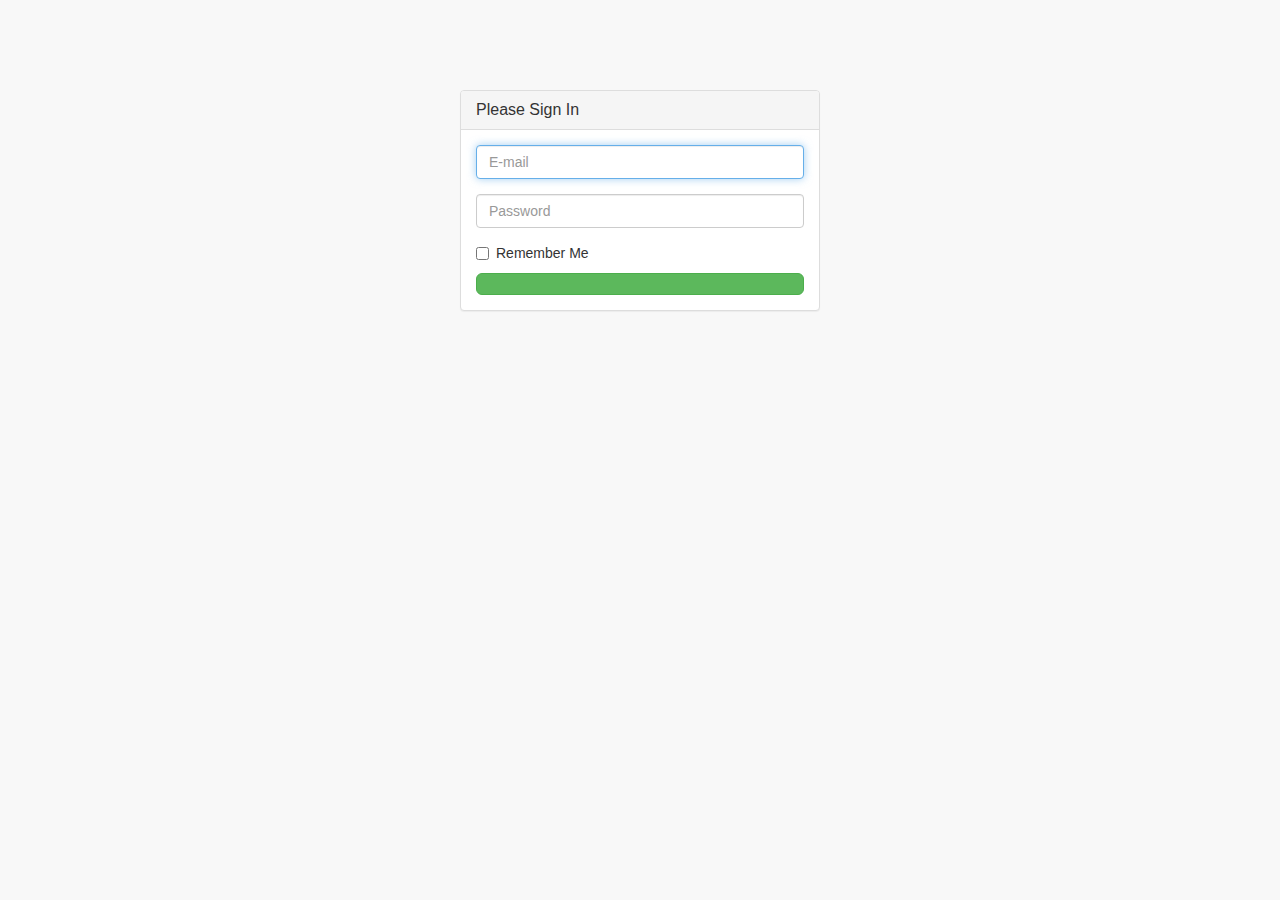
<file: admin/pages/login.html>
<!DOCTYPE html>
<html lang="en">

<head>

    <meta charset="utf-8">
    <meta http-equiv="X-UA-Compatible" content="IE=edge">
    <meta name="viewport" content="width=device-width, initial-scale=1">
    <meta name="description" content="">
    <meta name="author" content="">

    <title>SB Admin 2 - Bootstrap Admin Theme</title>

    <!-- Bootstrap Core CSS -->
    <link href="../vendor/bootstrap/css/bootstrap.min.css" rel="stylesheet">

    <!-- MetisMenu CSS -->
    <link href="../vendor/metisMenu/metisMenu.min.css" rel="stylesheet">

    <!-- Custom CSS -->
    <link href="../dist/css/sb-admin-2.css" rel="stylesheet">

    <!-- Custom Fonts -->
    <link href="../vendor/font-awesome/css/font-awesome.min.css" rel="stylesheet" type="text/css">

    <!-- HTML5 Shim and Respond.js IE8 support of HTML5 elements and media queries -->
    <!-- WARNING: Respond.js doesn't work if you view the page via file:// -->
    <!--[if lt IE 9]>
        <script src="https://oss.maxcdn.com/libs/html5shiv/3.7.0/html5shiv.js"></script>
        <script src="https://oss.maxcdn.com/libs/respond.js/1.4.2/respond.min.js"></script>
    <![endif]-->

</head>

<body>

    <div class="container">
        <div class="row">
            <div class="col-md-4 col-md-offset-4">
                <div class="login-panel panel panel-default">
                    <div class="panel-heading">
                        <h3 class="panel-title">Please Sign In</h3>
                    </div>
                    <div class="panel-body">
                        <form role="form">
                            <fieldset>
                                <div class="form-group">
                                    <input class="form-control" placeholder="E-mail" name="email" type="email" autofocus>
                                </div>
                                <div class="form-group">
                                    <input class="form-control" placeholder="Password" name="password" type="password" value="">
                                </div>
                                <div class="checkbox">
                                    <label>
                                        <input name="remember" type="checkbox" value="Remember Me">Remember Me
                                    </label>
                                </div>
                                <!-- Change this to a button or input when using this as a form -->
                                <a href="index.html" class="btn btn-lg btn-success btn-block"></a>
                            </fieldset>
                        </form>
                    </div>
                </div>
            </div>
        </div>
    </div>

    <!-- jQuery -->
    <script src="../vendor/jquery/jquery.min.js"></script>

    <!-- Bootstrap Core JavaScript -->
    <script src="../vendor/bootstrap/js/bootstrap.min.js"></script>

    <!-- Metis Menu Plugin JavaScript -->
    <script src="../vendor/metisMenu/metisMenu.min.js"></script>

    <!-- Custom Theme JavaScript -->
    <script src="../dist/js/sb-admin-2.js"></script>

</body>

</html>
</file>
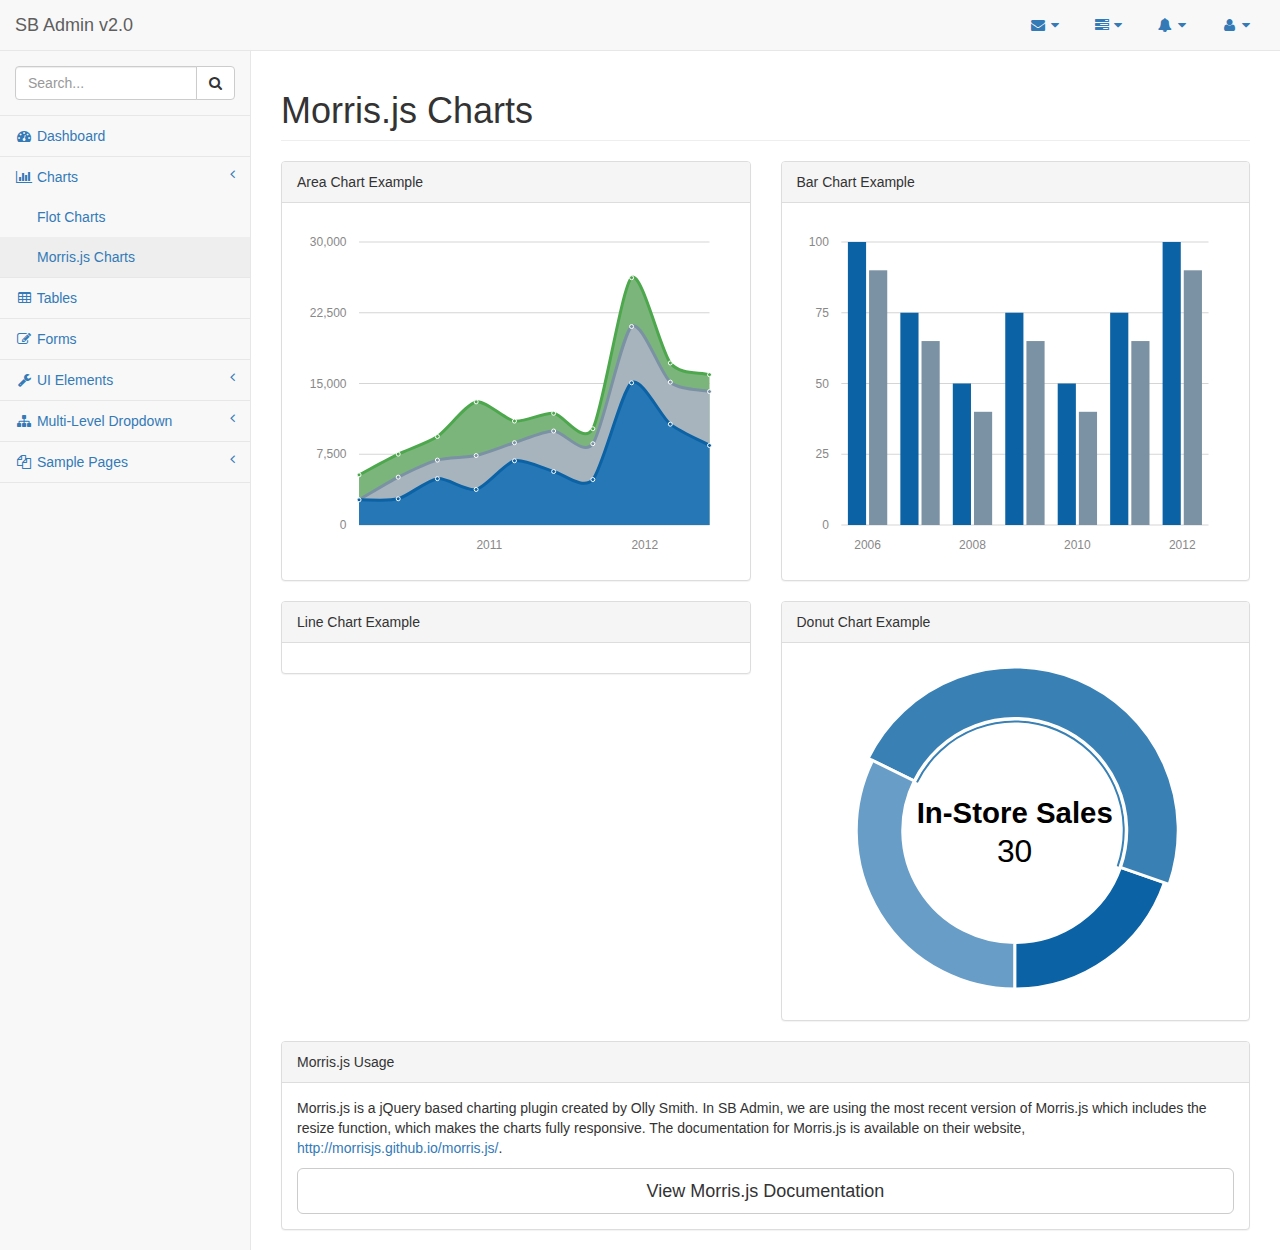
<file: admin/pages/morris.html>
<!DOCTYPE html>
<html lang="en">

<head>

    <meta charset="utf-8">
    <meta http-equiv="X-UA-Compatible" content="IE=edge">
    <meta name="viewport" content="width=device-width, initial-scale=1">
    <meta name="description" content="">
    <meta name="author" content="">

    <title>SB Admin 2 - Bootstrap Admin Theme</title>

    <!-- Bootstrap Core CSS -->
    <link href="../vendor/bootstrap/css/bootstrap.min.css" rel="stylesheet">

    <!-- MetisMenu CSS -->
    <link href="../vendor/metisMenu/metisMenu.min.css" rel="stylesheet">

    <!-- Custom CSS -->
    <link href="../dist/css/sb-admin-2.css" rel="stylesheet">

    <!-- Morris Charts CSS -->
    <link href="../vendor/morrisjs/morris.css" rel="stylesheet">

    <!-- Custom Fonts -->
    <link href="../vendor/font-awesome/css/font-awesome.min.css" rel="stylesheet" type="text/css">

    <!-- HTML5 Shim and Respond.js IE8 support of HTML5 elements and media queries -->
    <!-- WARNING: Respond.js doesn't work if you view the page via file:// -->
    <!--[if lt IE 9]>
        <script src="https://oss.maxcdn.com/libs/html5shiv/3.7.0/html5shiv.js"></script>
        <script src="https://oss.maxcdn.com/libs/respond.js/1.4.2/respond.min.js"></script>
    <![endif]-->

</head>

<body>

    <div id="wrapper">

        <!-- Navigation -->
        <nav class="navbar navbar-default navbar-static-top" role="navigation" style="margin-bottom: 0">
            <div class="navbar-header">
                <button type="button" class="navbar-toggle" data-toggle="collapse" data-target=".navbar-collapse">
                    <span class="sr-only">Toggle navigation</span>
                    <span class="icon-bar"></span>
                    <span class="icon-bar"></span>
                    <span class="icon-bar"></span>
                </button>
                <a class="navbar-brand" href="index.html">SB Admin v2.0</a>
            </div>
            <!-- /.navbar-header -->

            <ul class="nav navbar-top-links navbar-right">
                <li class="dropdown">
                    <a class="dropdown-toggle" data-toggle="dropdown" href="#">
                        <i class="fa fa-envelope fa-fw"></i> <i class="fa fa-caret-down"></i>
                    </a>
                    <ul class="dropdown-menu dropdown-messages">
                        <li>
                            <a href="#">
                                <div>
                                    <strong>John Smith</strong>
                                    <span class="pull-right text-muted">
                                        <em>Yesterday</em>
                                    </span>
                                </div>
                                <div>Lorem ipsum dolor sit amet, consectetur adipiscing elit. Pellentesque eleifend...</div>
                            </a>
                        </li>
                        <li class="divider"></li>
                        <li>
                            <a href="#">
                                <div>
                                    <strong>John Smith</strong>
                                    <span class="pull-right text-muted">
                                        <em>Yesterday</em>
                                    </span>
                                </div>
                                <div>Lorem ipsum dolor sit amet, consectetur adipiscing elit. Pellentesque eleifend...</div>
                            </a>
                        </li>
                        <li class="divider"></li>
                        <li>
                            <a href="#">
                                <div>
                                    <strong>John Smith</strong>
                                    <span class="pull-right text-muted">
                                        <em>Yesterday</em>
                                    </span>
                                </div>
                                <div>Lorem ipsum dolor sit amet, consectetur adipiscing elit. Pellentesque eleifend...</div>
                            </a>
                        </li>
                        <li class="divider"></li>
                        <li>
                            <a class="text-center" href="#">
                                <strong>Read All Messages</strong>
                                <i class="fa fa-angle-right"></i>
                            </a>
                        </li>
                    </ul>
                    <!-- /.dropdown-messages -->
                </li>
                <!-- /.dropdown -->
                <li class="dropdown">
                    <a class="dropdown-toggle" data-toggle="dropdown" href="#">
                        <i class="fa fa-tasks fa-fw"></i> <i class="fa fa-caret-down"></i>
                    </a>
                    <ul class="dropdown-menu dropdown-tasks">
                        <li>
                            <a href="#">
                                <div>
                                    <p>
                                        <strong>Task 1</strong>
                                        <span class="pull-right text-muted">40% Complete</span>
                                    </p>
                                    <div class="progress progress-striped active">
                                        <div class="progress-bar progress-bar-success" role="progressbar" aria-valuenow="40" aria-valuemin="0" aria-valuemax="100" style="width: 40%">
                                            <span class="sr-only">40% Complete (success)</span>
                                        </div>
                                    </div>
                                </div>
                            </a>
                        </li>
                        <li class="divider"></li>
                        <li>
                            <a href="#">
                                <div>
                                    <p>
                                        <strong>Task 2</strong>
                                        <span class="pull-right text-muted">20% Complete</span>
                                    </p>
                                    <div class="progress progress-striped active">
                                        <div class="progress-bar progress-bar-info" role="progressbar" aria-valuenow="20" aria-valuemin="0" aria-valuemax="100" style="width: 20%">
                                            <span class="sr-only">20% Complete</span>
                                        </div>
                                    </div>
                                </div>
                            </a>
                        </li>
                        <li class="divider"></li>
                        <li>
                            <a href="#">
                                <div>
                                    <p>
                                        <strong>Task 3</strong>
                                        <span class="pull-right text-muted">60% Complete</span>
                                    </p>
                                    <div class="progress progress-striped active">
                                        <div class="progress-bar progress-bar-warning" role="progressbar" aria-valuenow="60" aria-valuemin="0" aria-valuemax="100" style="width: 60%">
                                            <span class="sr-only">60% Complete (warning)</span>
                                        </div>
                                    </div>
                                </div>
                            </a>
                        </li>
                        <li class="divider"></li>
                        <li>
                            <a href="#">
                                <div>
                                    <p>
                                        <strong>Task 4</strong>
                                        <span class="pull-right text-muted">80% Complete</span>
                                    </p>
                                    <div class="progress progress-striped active">
                                        <div class="progress-bar progress-bar-danger" role="progressbar" aria-valuenow="80" aria-valuemin="0" aria-valuemax="100" style="width: 80%">
                                            <span class="sr-only">80% Complete (danger)</span>
                                        </div>
                                    </div>
                                </div>
                            </a>
                        </li>
                        <li class="divider"></li>
                        <li>
                            <a class="text-center" href="#">
                                <strong>See All Tasks</strong>
                                <i class="fa fa-angle-right"></i>
                            </a>
                        </li>
                    </ul>
                    <!-- /.dropdown-tasks -->
                </li>
                <!-- /.dropdown -->
                <li class="dropdown">
                    <a class="dropdown-toggle" data-toggle="dropdown" href="#">
                        <i class="fa fa-bell fa-fw"></i> <i class="fa fa-caret-down"></i>
                    </a>
                    <ul class="dropdown-menu dropdown-alerts">
                        <li>
                            <a href="#">
                                <div>
                                    <i class="fa fa-comment fa-fw"></i> New Comment
                                    <span class="pull-right text-muted small">4 minutes ago</span>
                                </div>
                            </a>
                        </li>
                        <li class="divider"></li>
                        <li>
                            <a href="#">
                                <div>
                                    <i class="fa fa-twitter fa-fw"></i> 3 New Followers
                                    <span class="pull-right text-muted small">12 minutes ago</span>
                                </div>
                            </a>
                        </li>
                        <li class="divider"></li>
                        <li>
                            <a href="#">
                                <div>
                                    <i class="fa fa-envelope fa-fw"></i> Message Sent
                                    <span class="pull-right text-muted small">4 minutes ago</span>
                                </div>
                            </a>
                        </li>
                        <li class="divider"></li>
                        <li>
                            <a href="#">
                                <div>
                                    <i class="fa fa-tasks fa-fw"></i> New Task
                                    <span class="pull-right text-muted small">4 minutes ago</span>
                                </div>
                            </a>
                        </li>
                        <li class="divider"></li>
                        <li>
                            <a href="#">
                                <div>
                                    <i class="fa fa-upload fa-fw"></i> Server Rebooted
                                    <span class="pull-right text-muted small">4 minutes ago</span>
                                </div>
                            </a>
                        </li>
                        <li class="divider"></li>
                        <li>
                            <a class="text-center" href="#">
                                <strong>See All Alerts</strong>
                                <i class="fa fa-angle-right"></i>
                            </a>
                        </li>
                    </ul>
                    <!-- /.dropdown-alerts -->
                </li>
                <!-- /.dropdown -->
                <li class="dropdown">
                    <a class="dropdown-toggle" data-toggle="dropdown" href="#">
                        <i class="fa fa-user fa-fw"></i> <i class="fa fa-caret-down"></i>
                    </a>
                    <ul class="dropdown-menu dropdown-user">
                        <li><a href="#"><i class="fa fa-user fa-fw"></i> User Profile</a>
                        </li>
                        <li><a href="#"><i class="fa fa-gear fa-fw"></i> Settings</a>
                        </li>
                        <li class="divider"></li>
                        <li><a href="login.html"><i class="fa fa-sign-out fa-fw"></i> Logout</a>
                        </li>
                    </ul>
                    <!-- /.dropdown-user -->
                </li>
                <!-- /.dropdown -->
            </ul>
            <!-- /.navbar-top-links -->

            <div class="navbar-default sidebar" role="navigation">
                <div class="sidebar-nav navbar-collapse">
                    <ul class="nav" id="side-menu">
                        <li class="sidebar-search">
                            <div class="input-group custom-search-form">
                                <input type="text" class="form-control" placeholder="Search...">
                                <span class="input-group-btn">
                                <button class="btn btn-default" type="button">
                                    <i class="fa fa-search"></i>
                                </button>
                            </span>
                            </div>
                            <!-- /input-group -->
                        </li>
                        <li>
                            <a href="index.html"><i class="fa fa-dashboard fa-fw"></i> Dashboard</a>
                        </li>
                        <li>
                            <a href="#"><i class="fa fa-bar-chart-o fa-fw"></i> Charts<span class="fa arrow"></span></a>
                            <ul class="nav nav-second-level">
                                <li>
                                    <a href="flot.html">Flot Charts</a>
                                </li>
                                <li>
                                    <a href="morris.html">Morris.js Charts</a>
                                </li>
                            </ul>
                            <!-- /.nav-second-level -->
                        </li>
                        <li>
                            <a href="tables.html"><i class="fa fa-table fa-fw"></i> Tables</a>
                        </li>
                        <li>
                            <a href="forms.html"><i class="fa fa-edit fa-fw"></i> Forms</a>
                        </li>
                        <li>
                            <a href="#"><i class="fa fa-wrench fa-fw"></i> UI Elements<span class="fa arrow"></span></a>
                            <ul class="nav nav-second-level">
                                <li>
                                    <a href="panels-wells.html">Panels and Wells</a>
                                </li>
                                <li>
                                    <a href="buttons.html">Buttons</a>
                                </li>
                                <li>
                                    <a href="notifications.html">Notifications</a>
                                </li>
                                <li>
                                    <a href="typography.html">Typography</a>
                                </li>
                                <li>
                                    <a href="icons.html"> Icons</a>
                                </li>
                                <li>
                                    <a href="grid.html">Grid</a>
                                </li>
                            </ul>
                            <!-- /.nav-second-level -->
                        </li>
                        <li>
                            <a href="#"><i class="fa fa-sitemap fa-fw"></i> Multi-Level Dropdown<span class="fa arrow"></span></a>
                            <ul class="nav nav-second-level">
                                <li>
                                    <a href="#">Second Level Item</a>
                                </li>
                                <li>
                                    <a href="#">Second Level Item</a>
                                </li>
                                <li>
                                    <a href="#">Third Level <span class="fa arrow"></span></a>
                                    <ul class="nav nav-third-level">
                                        <li>
                                            <a href="#">Third Level Item</a>
                                        </li>
                                        <li>
                                            <a href="#">Third Level Item</a>
                                        </li>
                                        <li>
                                            <a href="#">Third Level Item</a>
                                        </li>
                                        <li>
                                            <a href="#">Third Level Item</a>
                                        </li>
                                    </ul>
                                    <!-- /.nav-third-level -->
                                </li>
                            </ul>
                            <!-- /.nav-second-level -->
                        </li>
                        <li>
                            <a href="#"><i class="fa fa-files-o fa-fw"></i> Sample Pages<span class="fa arrow"></span></a>
                            <ul class="nav nav-second-level">
                                <li>
                                    <a href="blank.html">Blank Page</a>
                                </li>
                                <li>
                                    <a href="login.html">Login Page</a>
                                </li>
                            </ul>
                            <!-- /.nav-second-level -->
                        </li>
                    </ul>
                </div>
                <!-- /.sidebar-collapse -->
            </div>
            <!-- /.navbar-static-side -->
        </nav>

        <div id="page-wrapper">
            <div class="row">
                <div class="col-lg-12">
                    <h1 class="page-header">Morris.js Charts</h1>
                </div>
                <!-- /.col-lg-12 -->
            </div>
            <!-- /.row -->
            <div class="row">
                <div class="col-lg-6">
                    <div class="panel panel-default">
                        <div class="panel-heading">
                            Area Chart Example
                        </div>
                        <!-- /.panel-heading -->
                        <div class="panel-body">
                            <div id="morris-area-chart"></div>
                        </div>
                        <!-- /.panel-body -->
                    </div>
                    <!-- /.panel -->
                </div>
                <!-- /.col-lg-6 -->
                <div class="col-lg-6">
                    <div class="panel panel-default">
                        <div class="panel-heading">
                            Bar Chart Example
                        </div>
                        <!-- /.panel-heading -->
                        <div class="panel-body">
                            <div id="morris-bar-chart"></div>
                        </div>
                        <!-- /.panel-body -->
                    </div>
                    <!-- /.panel -->
                </div>
                <!-- /.col-lg-6 -->
                <div class="col-lg-6">
                    <div class="panel panel-default">
                        <div class="panel-heading">
                            Line Chart Example
                        </div>
                        <!-- /.panel-heading -->
                        <div class="panel-body">
                            <div id="morris-line-chart"></div>
                        </div>
                        <!-- /.panel-body -->
                    </div>
                    <!-- /.panel -->
                </div>
                <!-- /.col-lg-6 -->
                <div class="col-lg-6">
                    <div class="panel panel-default">
                        <div class="panel-heading">
                            Donut Chart Example
                        </div>
                        <!-- /.panel-heading -->
                        <div class="panel-body">
                            <div id="morris-donut-chart"></div>
                        </div>
                        <!-- /.panel-body -->
                    </div>
                    <!-- /.panel -->
                </div>
                <!-- /.col-lg-6 -->
                <div class="col-lg-12">
                    <div class="panel panel-default">
                        <div class="panel-heading">
                            Morris.js Usage
                        </div>
                        <!-- /.panel-heading -->
                        <div class="panel-body">
                            <p>Morris.js is a jQuery based charting plugin created by Olly Smith. In SB Admin, we are using the most recent version of Morris.js which includes the resize function, which makes the charts fully responsive. The documentation for Morris.js is available on their website, <a target="_blank" href="http://morrisjs.github.io/morris.js/">http://morrisjs.github.io/morris.js/</a>.</p>
                            <a target="_blank" class="btn btn-default btn-lg btn-block" href="http://morrisjs.github.io/morris.js/">View Morris.js Documentation</a>
                        </div>
                        <!-- /.panel-body -->
                    </div>
                    <!-- /.panel -->
                </div>
                <!-- /.col-lg-6 -->
            </div>
            <!-- /.row -->
        </div>
        <!-- /#page-wrapper -->

    </div>
    <!-- /#wrapper -->

    <!-- jQuery -->
    <script src="../vendor/jquery/jquery.min.js"></script>

    <!-- Bootstrap Core JavaScript -->
    <script src="../vendor/bootstrap/js/bootstrap.min.js"></script>

    <!-- Metis Menu Plugin JavaScript -->
    <script src="../vendor/metisMenu/metisMenu.min.js"></script>

    <!-- Morris Charts JavaScript -->
    <script src="../vendor/raphael/raphael.min.js"></script>
    <script src="../vendor/morrisjs/morris.min.js"></script>
    <script src="../data/morris-data.js"></script>

    <!-- Custom Theme JavaScript -->
    <script src="../dist/js/sb-admin-2.js"></script>

</body>

</html>
</file>
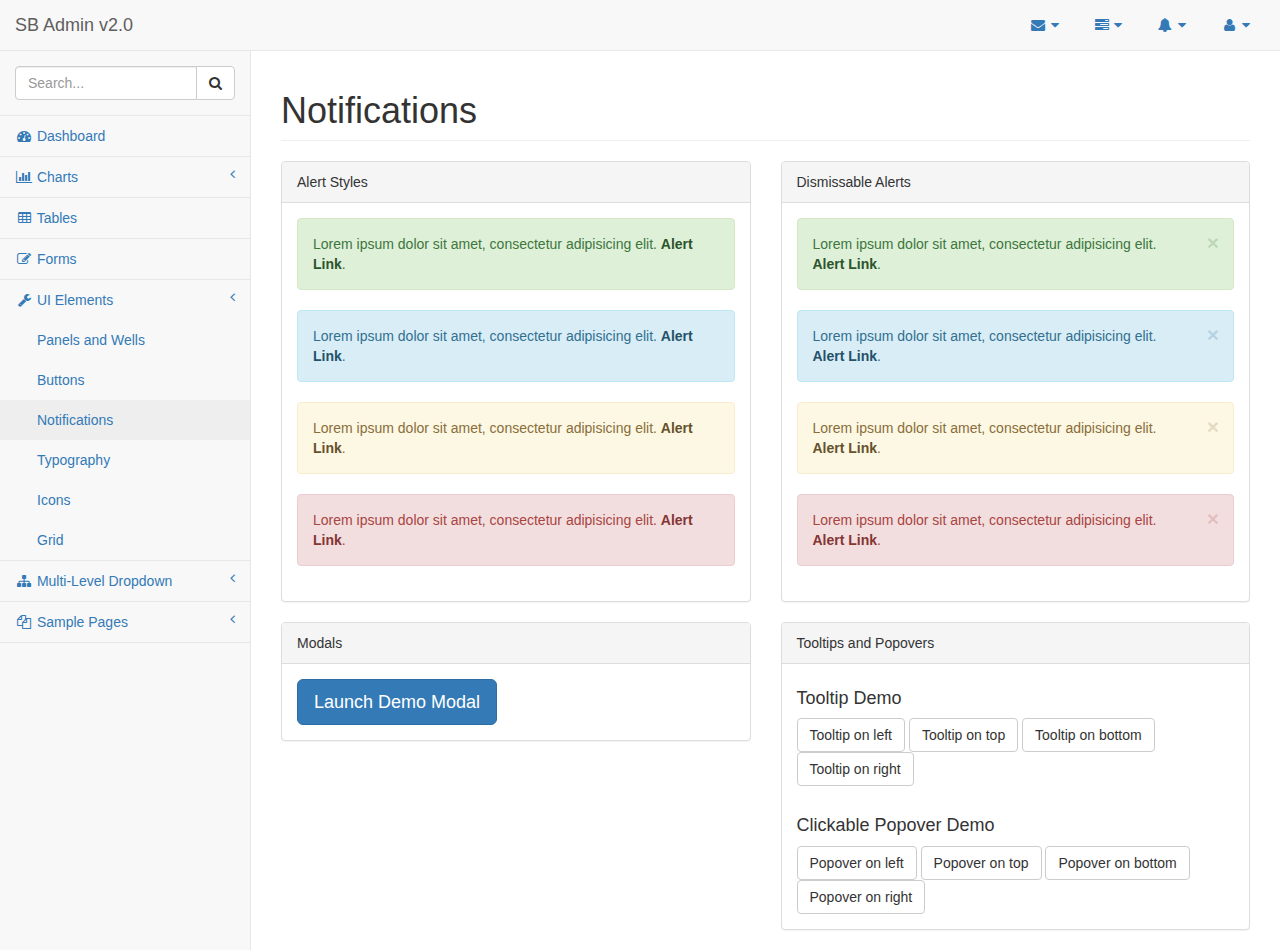
<file: admin/pages/notifications.html>
<!DOCTYPE html>
<html lang="en">

<head>

    <meta charset="utf-8">
    <meta http-equiv="X-UA-Compatible" content="IE=edge">
    <meta name="viewport" content="width=device-width, initial-scale=1">
    <meta name="description" content="">
    <meta name="author" content="">

    <title>SB Admin 2 - Bootstrap Admin Theme</title>

    <!-- Bootstrap Core CSS -->
    <link href="../vendor/bootstrap/css/bootstrap.min.css" rel="stylesheet">

    <!-- MetisMenu CSS -->
    <link href="../vendor/metisMenu/metisMenu.min.css" rel="stylesheet">

    <!-- Custom CSS -->
    <link href="../dist/css/sb-admin-2.css" rel="stylesheet">

    <!-- Custom Fonts -->
    <link href="../vendor/font-awesome/css/font-awesome.min.css" rel="stylesheet" type="text/css">

    <!-- HTML5 Shim and Respond.js IE8 support of HTML5 elements and media queries -->
    <!-- WARNING: Respond.js doesn't work if you view the page via file:// -->
    <!--[if lt IE 9]>
        <script src="https://oss.maxcdn.com/libs/html5shiv/3.7.0/html5shiv.js"></script>
        <script src="https://oss.maxcdn.com/libs/respond.js/1.4.2/respond.min.js"></script>
    <![endif]-->

</head>

<body>

    <div id="wrapper">

        <!-- Navigation -->
        <nav class="navbar navbar-default navbar-static-top" role="navigation" style="margin-bottom: 0">
            <div class="navbar-header">
                <button type="button" class="navbar-toggle" data-toggle="collapse" data-target=".navbar-collapse">
                    <span class="sr-only">Toggle navigation</span>
                    <span class="icon-bar"></span>
                    <span class="icon-bar"></span>
                    <span class="icon-bar"></span>
                </button>
                <a class="navbar-brand" href="index.html">SB Admin v2.0</a>
            </div>
            <!-- /.navbar-header -->

            <ul class="nav navbar-top-links navbar-right">
                <li class="dropdown">
                    <a class="dropdown-toggle" data-toggle="dropdown" href="#">
                        <i class="fa fa-envelope fa-fw"></i> <i class="fa fa-caret-down"></i>
                    </a>
                    <ul class="dropdown-menu dropdown-messages">
                        <li>
                            <a href="#">
                                <div>
                                    <strong>John Smith</strong>
                                    <span class="pull-right text-muted">
                                        <em>Yesterday</em>
                                    </span>
                                </div>
                                <div>Lorem ipsum dolor sit amet, consectetur adipiscing elit. Pellentesque eleifend...</div>
                            </a>
                        </li>
                        <li class="divider"></li>
                        <li>
                            <a href="#">
                                <div>
                                    <strong>John Smith</strong>
                                    <span class="pull-right text-muted">
                                        <em>Yesterday</em>
                                    </span>
                                </div>
                                <div>Lorem ipsum dolor sit amet, consectetur adipiscing elit. Pellentesque eleifend...</div>
                            </a>
                        </li>
                        <li class="divider"></li>
                        <li>
                            <a href="#">
                                <div>
                                    <strong>John Smith</strong>
                                    <span class="pull-right text-muted">
                                        <em>Yesterday</em>
                                    </span>
                                </div>
                                <div>Lorem ipsum dolor sit amet, consectetur adipiscing elit. Pellentesque eleifend...</div>
                            </a>
                        </li>
                        <li class="divider"></li>
                        <li>
                            <a class="text-center" href="#">
                                <strong>Read All Messages</strong>
                                <i class="fa fa-angle-right"></i>
                            </a>
                        </li>
                    </ul>
                    <!-- /.dropdown-messages -->
                </li>
                <!-- /.dropdown -->
                <li class="dropdown">
                    <a class="dropdown-toggle" data-toggle="dropdown" href="#">
                        <i class="fa fa-tasks fa-fw"></i> <i class="fa fa-caret-down"></i>
                    </a>
                    <ul class="dropdown-menu dropdown-tasks">
                        <li>
                            <a href="#">
                                <div>
                                    <p>
                                        <strong>Task 1</strong>
                                        <span class="pull-right text-muted">40% Complete</span>
                                    </p>
                                    <div class="progress progress-striped active">
                                        <div class="progress-bar progress-bar-success" role="progressbar" aria-valuenow="40" aria-valuemin="0" aria-valuemax="100" style="width: 40%">
                                            <span class="sr-only">40% Complete (success)</span>
                                        </div>
                                    </div>
                                </div>
                            </a>
                        </li>
                        <li class="divider"></li>
                        <li>
                            <a href="#">
                                <div>
                                    <p>
                                        <strong>Task 2</strong>
                                        <span class="pull-right text-muted">20% Complete</span>
                                    </p>
                                    <div class="progress progress-striped active">
                                        <div class="progress-bar progress-bar-info" role="progressbar" aria-valuenow="20" aria-valuemin="0" aria-valuemax="100" style="width: 20%">
                                            <span class="sr-only">20% Complete</span>
                                        </div>
                                    </div>
                                </div>
                            </a>
                        </li>
                        <li class="divider"></li>
                        <li>
                            <a href="#">
                                <div>
                                    <p>
                                        <strong>Task 3</strong>
                                        <span class="pull-right text-muted">60% Complete</span>
                                    </p>
                                    <div class="progress progress-striped active">
                                        <div class="progress-bar progress-bar-warning" role="progressbar" aria-valuenow="60" aria-valuemin="0" aria-valuemax="100" style="width: 60%">
                                            <span class="sr-only">60% Complete (warning)</span>
                                        </div>
                                    </div>
                                </div>
                            </a>
                        </li>
                        <li class="divider"></li>
                        <li>
                            <a href="#">
                                <div>
                                    <p>
                                        <strong>Task 4</strong>
                                        <span class="pull-right text-muted">80% Complete</span>
                                    </p>
                                    <div class="progress progress-striped active">
                                        <div class="progress-bar progress-bar-danger" role="progressbar" aria-valuenow="80" aria-valuemin="0" aria-valuemax="100" style="width: 80%">
                                            <span class="sr-only">80% Complete (danger)</span>
                                        </div>
                                    </div>
                                </div>
                            </a>
                        </li>
                        <li class="divider"></li>
                        <li>
                            <a class="text-center" href="#">
                                <strong>See All Tasks</strong>
                                <i class="fa fa-angle-right"></i>
                            </a>
                        </li>
                    </ul>
                    <!-- /.dropdown-tasks -->
                </li>
                <!-- /.dropdown -->
                <li class="dropdown">
                    <a class="dropdown-toggle" data-toggle="dropdown" href="#">
                        <i class="fa fa-bell fa-fw"></i> <i class="fa fa-caret-down"></i>
                    </a>
                    <ul class="dropdown-menu dropdown-alerts">
                        <li>
                            <a href="#">
                                <div>
                                    <i class="fa fa-comment fa-fw"></i> New Comment
                                    <span class="pull-right text-muted small">4 minutes ago</span>
                                </div>
                            </a>
                        </li>
                        <li class="divider"></li>
                        <li>
                            <a href="#">
                                <div>
                                    <i class="fa fa-twitter fa-fw"></i> 3 New Followers
                                    <span class="pull-right text-muted small">12 minutes ago</span>
                                </div>
                            </a>
                        </li>
                        <li class="divider"></li>
                        <li>
                            <a href="#">
                                <div>
                                    <i class="fa fa-envelope fa-fw"></i> Message Sent
                                    <span class="pull-right text-muted small">4 minutes ago</span>
                                </div>
                            </a>
                        </li>
                        <li class="divider"></li>
                        <li>
                            <a href="#">
                                <div>
                                    <i class="fa fa-tasks fa-fw"></i> New Task
                                    <span class="pull-right text-muted small">4 minutes ago</span>
                                </div>
                            </a>
                        </li>
                        <li class="divider"></li>
                        <li>
                            <a href="#">
                                <div>
                                    <i class="fa fa-upload fa-fw"></i> Server Rebooted
                                    <span class="pull-right text-muted small">4 minutes ago</span>
                                </div>
                            </a>
                        </li>
                        <li class="divider"></li>
                        <li>
                            <a class="text-center" href="#">
                                <strong>See All Alerts</strong>
                                <i class="fa fa-angle-right"></i>
                            </a>
                        </li>
                    </ul>
                    <!-- /.dropdown-alerts -->
                </li>
                <!-- /.dropdown -->
                <li class="dropdown">
                    <a class="dropdown-toggle" data-toggle="dropdown" href="#">
                        <i class="fa fa-user fa-fw"></i> <i class="fa fa-caret-down"></i>
                    </a>
                    <ul class="dropdown-menu dropdown-user">
                        <li><a href="#"><i class="fa fa-user fa-fw"></i> User Profile</a>
                        </li>
                        <li><a href="#"><i class="fa fa-gear fa-fw"></i> Settings</a>
                        </li>
                        <li class="divider"></li>
                        <li><a href="login.html"><i class="fa fa-sign-out fa-fw"></i> Logout</a>
                        </li>
                    </ul>
                    <!-- /.dropdown-user -->
                </li>
                <!-- /.dropdown -->
            </ul>
            <!-- /.navbar-top-links -->

            <div class="navbar-default sidebar" role="navigation">
                <div class="sidebar-nav navbar-collapse">
                    <ul class="nav" id="side-menu">
                        <li class="sidebar-search">
                            <div class="input-group custom-search-form">
                                <input type="text" class="form-control" placeholder="Search...">
                                <span class="input-group-btn">
                                <button class="btn btn-default" type="button">
                                    <i class="fa fa-search"></i>
                                </button>
                            </span>
                            </div>
                            <!-- /input-group -->
                        </li>
                        <li>
                            <a href="index.html"><i class="fa fa-dashboard fa-fw"></i> Dashboard</a>
                        </li>
                        <li>
                            <a href="#"><i class="fa fa-bar-chart-o fa-fw"></i> Charts<span class="fa arrow"></span></a>
                            <ul class="nav nav-second-level">
                                <li>
                                    <a href="flot.html">Flot Charts</a>
                                </li>
                                <li>
                                    <a href="morris.html">Morris.js Charts</a>
                                </li>
                            </ul>
                            <!-- /.nav-second-level -->
                        </li>
                        <li>
                            <a href="tables.html"><i class="fa fa-table fa-fw"></i> Tables</a>
                        </li>
                        <li>
                            <a href="forms.html"><i class="fa fa-edit fa-fw"></i> Forms</a>
                        </li>
                        <li>
                            <a href="#"><i class="fa fa-wrench fa-fw"></i> UI Elements<span class="fa arrow"></span></a>
                            <ul class="nav nav-second-level">
                                <li>
                                    <a href="panels-wells.html">Panels and Wells</a>
                                </li>
                                <li>
                                    <a href="buttons.html">Buttons</a>
                                </li>
                                <li>
                                    <a href="notifications.html">Notifications</a>
                                </li>
                                <li>
                                    <a href="typography.html">Typography</a>
                                </li>
                                <li>
                                    <a href="icons.html"> Icons</a>
                                </li>
                                <li>
                                    <a href="grid.html">Grid</a>
                                </li>
                            </ul>
                            <!-- /.nav-second-level -->
                        </li>
                        <li>
                            <a href="#"><i class="fa fa-sitemap fa-fw"></i> Multi-Level Dropdown<span class="fa arrow"></span></a>
                            <ul class="nav nav-second-level">
                                <li>
                                    <a href="#">Second Level Item</a>
                                </li>
                                <li>
                                    <a href="#">Second Level Item</a>
                                </li>
                                <li>
                                    <a href="#">Third Level <span class="fa arrow"></span></a>
                                    <ul class="nav nav-third-level">
                                        <li>
                                            <a href="#">Third Level Item</a>
                                        </li>
                                        <li>
                                            <a href="#">Third Level Item</a>
                                        </li>
                                        <li>
                                            <a href="#">Third Level Item</a>
                                        </li>
                                        <li>
                                            <a href="#">Third Level Item</a>
                                        </li>
                                    </ul>
                                    <!-- /.nav-third-level -->
                                </li>
                            </ul>
                            <!-- /.nav-second-level -->
                        </li>
                        <li>
                            <a href="#"><i class="fa fa-files-o fa-fw"></i> Sample Pages<span class="fa arrow"></span></a>
                            <ul class="nav nav-second-level">
                                <li>
                                    <a href="blank.html">Blank Page</a>
                                </li>
                                <li>
                                    <a href="login.html">Login Page</a>
                                </li>
                            </ul>
                            <!-- /.nav-second-level -->
                        </li>
                    </ul>
                </div>
                <!-- /.sidebar-collapse -->
            </div>
            <!-- /.navbar-static-side -->
        </nav>

        <div id="page-wrapper">
            <div class="row">
                <div class="col-lg-12">
                    <h1 class="page-header">Notifications</h1>
                </div>
                <!-- /.col-lg-12 -->
            </div>
            <!-- /.row -->
            <div class="row">
                <div class="col-lg-6">
                    <div class="panel panel-default">
                        <div class="panel-heading">
                            Alert Styles
                        </div>
                        <!-- /.panel-heading -->
                        <div class="panel-body">
                            <div class="alert alert-success">
                                Lorem ipsum dolor sit amet, consectetur adipisicing elit. <a href="#" class="alert-link">Alert Link</a>.
                            </div>
                            <div class="alert alert-info">
                                Lorem ipsum dolor sit amet, consectetur adipisicing elit. <a href="#" class="alert-link">Alert Link</a>.
                            </div>
                            <div class="alert alert-warning">
                                Lorem ipsum dolor sit amet, consectetur adipisicing elit. <a href="#" class="alert-link">Alert Link</a>.
                            </div>
                            <div class="alert alert-danger">
                                Lorem ipsum dolor sit amet, consectetur adipisicing elit. <a href="#" class="alert-link">Alert Link</a>.
                            </div>
                        </div>
                        <!-- .panel-body -->
                    </div>
                    <!-- /.panel -->
                </div>
                <!-- /.col-lg-6 -->
                <div class="col-lg-6">
                    <div class="panel panel-default">
                        <div class="panel-heading">
                            Dismissable Alerts
                        </div>
                        <!-- /.panel-heading -->
                        <div class="panel-body">
                            <div class="alert alert-success alert-dismissable">
                                <button type="button" class="close" data-dismiss="alert" aria-hidden="true">&times;</button>
                                Lorem ipsum dolor sit amet, consectetur adipisicing elit. <a href="#" class="alert-link">Alert Link</a>.
                            </div>
                            <div class="alert alert-info alert-dismissable">
                                <button type="button" class="close" data-dismiss="alert" aria-hidden="true">&times;</button>
                                Lorem ipsum dolor sit amet, consectetur adipisicing elit. <a href="#" class="alert-link">Alert Link</a>.
                            </div>
                            <div class="alert alert-warning alert-dismissable">
                                <button type="button" class="close" data-dismiss="alert" aria-hidden="true">&times;</button>
                                Lorem ipsum dolor sit amet, consectetur adipisicing elit. <a href="#" class="alert-link">Alert Link</a>.
                            </div>
                            <div class="alert alert-danger alert-dismissable">
                                <button type="button" class="close" data-dismiss="alert" aria-hidden="true">&times;</button>
                                Lorem ipsum dolor sit amet, consectetur adipisicing elit. <a href="#" class="alert-link">Alert Link</a>.
                            </div>
                        </div>
                        <!-- .panel-body -->
                    </div>
                    <!-- /.panel -->
                </div>
                <!-- /.col-lg-6 -->
            </div>
            <!-- /.row -->
            <div class="row">
                <div class="col-lg-6">
                    <div class="panel panel-default">
                        <div class="panel-heading">
                            Modals
                        </div>
                        <!-- /.panel-heading -->
                        <div class="panel-body">
                            <!-- Button trigger modal -->
                            <button class="btn btn-primary btn-lg" data-toggle="modal" data-target="#myModal">
                                Launch Demo Modal
                            </button>
                            <!-- Modal -->
                            <div class="modal fade" id="myModal" tabindex="-1" role="dialog" aria-labelledby="myModalLabel" aria-hidden="true">
                                <div class="modal-dialog">
                                    <div class="modal-content">
                                        <div class="modal-header">
                                            <button type="button" class="close" data-dismiss="modal" aria-hidden="true">&times;</button>
                                            <h4 class="modal-title" id="myModalLabel">Modal title</h4>
                                        </div>
                                        <div class="modal-body">
                                            Lorem ipsum dolor sit amet, consectetur adipisicing elit, sed do eiusmod tempor incididunt ut labore et dolore magna aliqua. Ut enim ad minim veniam, quis nostrud exercitation ullamco laboris nisi ut aliquip ex ea commodo consequat. Duis aute irure dolor in reprehenderit in voluptate velit esse cillum dolore eu fugiat nulla pariatur. Excepteur sint occaecat cupidatat non proident, sunt in culpa qui officia deserunt mollit anim id est laborum.
                                        </div>
                                        <div class="modal-footer">
                                            <button type="button" class="btn btn-default" data-dismiss="modal">Close</button>
                                            <button type="button" class="btn btn-primary">Save changes</button>
                                        </div>
                                    </div>
                                    <!-- /.modal-content -->
                                </div>
                                <!-- /.modal-dialog -->
                            </div>
                            <!-- /.modal -->
                        </div>
                        <!-- .panel-body -->
                    </div>
                    <!-- /.panel -->
                </div>
                <!-- /.col-lg-6 -->
                <div class="col-lg-6">
                    <div class="panel panel-default">
                        <div class="panel-heading">
                            Tooltips and Popovers
                        </div>
                        <!-- /.panel-heading -->
                        <div class="panel-body">
                            <h4>Tooltip Demo</h4>
                            <div class="tooltip-demo">
                                <button type="button" class="btn btn-default" data-toggle="tooltip" data-placement="left" title="Tooltip on left">Tooltip on left</button>
                                <button type="button" class="btn btn-default" data-toggle="tooltip" data-placement="top" title="Tooltip on top">Tooltip on top</button>
                                <button type="button" class="btn btn-default" data-toggle="tooltip" data-placement="bottom" title="Tooltip on bottom">Tooltip on bottom</button>
                                <button type="button" class="btn btn-default" data-toggle="tooltip" data-placement="right" title="Tooltip on right">Tooltip on right</button>
                            </div>
                            <br>
                            <h4>Clickable Popover Demo</h4>
                            <div class="tooltip-demo">
                                <button type="button" class="btn btn-default" data-container="body" data-toggle="popover" data-placement="left" data-content="Vivamus sagittis lacus vel augue laoreet rutrum faucibus.">
                                    Popover on left
                                </button>
                                <button type="button" class="btn btn-default" data-container="body" data-toggle="popover" data-placement="top" data-content="Vivamus sagittis lacus vel augue laoreet rutrum faucibus.">
                                    Popover on top
                                </button>
                                <button type="button" class="btn btn-default" data-container="body" data-toggle="popover" data-placement="bottom" data-content="Vivamus sagittis lacus vel augue laoreet rutrum faucibus.">
                                    Popover on bottom
                                </button>
                                <button type="button" class="btn btn-default" data-container="body" data-toggle="popover" data-placement="right" data-content="Vivamus sagittis lacus vel augue laoreet rutrum faucibus.">
                                    Popover on right
                                </button>
                            </div>
                        </div>
                        <!-- .panel-body -->
                    </div>
                    <!-- /.panel -->
                </div>
                <!-- /.col-lg-6 -->
            </div>
            <!-- /.row -->
        </div>
        <!-- /#page-wrapper -->

    </div>
    <!-- /#wrapper -->

    <!-- jQuery -->
    <script src="../vendor/jquery/jquery.min.js"></script>

    <!-- Bootstrap Core JavaScript -->
    <script src="../vendor/bootstrap/js/bootstrap.min.js"></script>

    <!-- Metis Menu Plugin JavaScript -->
    <script src="../vendor/metisMenu/metisMenu.min.js"></script>

    <!-- Custom Theme JavaScript -->
    <script src="../dist/js/sb-admin-2.js"></script>

    <!-- Page-Level Demo Scripts - Notifications - Use for reference -->
    <script>
    // tooltip demo
    $('.tooltip-demo').tooltip({
        selector: "[data-toggle=tooltip]",
        container: "body"
    })
    // popover demo
    $("[data-toggle=popover]")
        .popover()
    </script>

</body>

</html>
</file>
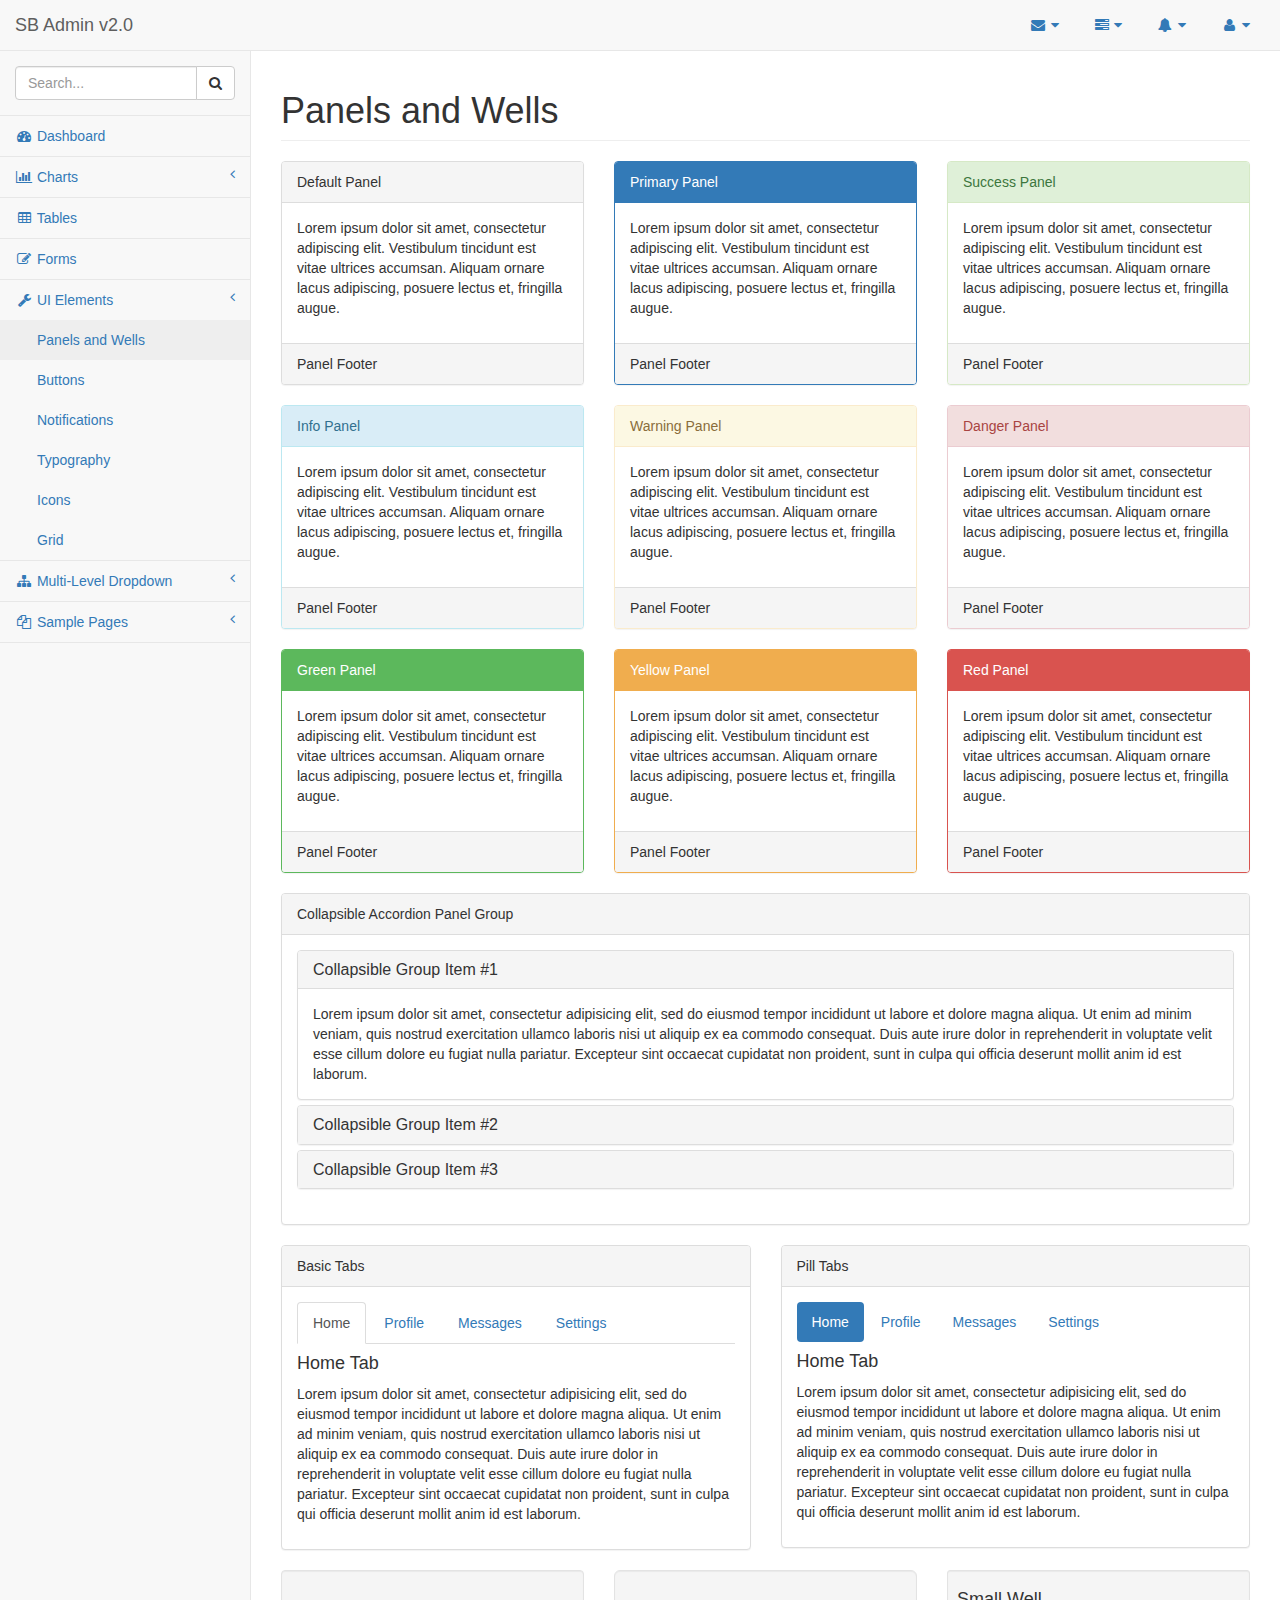
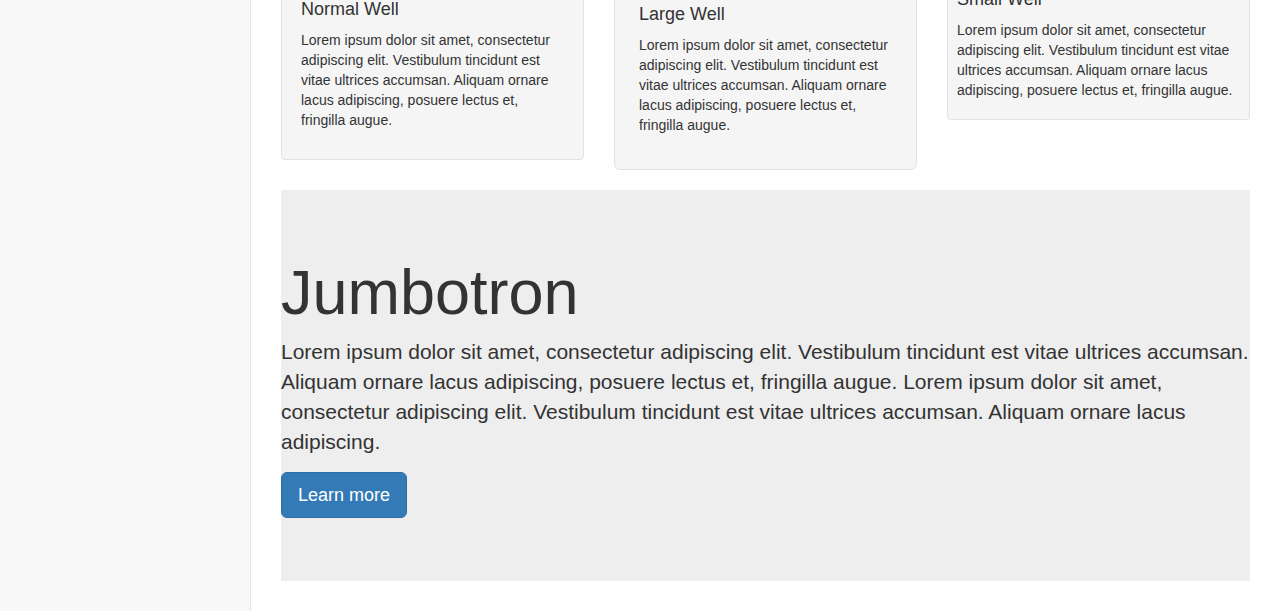
<file: admin/pages/panels-wells.html>
<!DOCTYPE html>
<html lang="en">

<head>

    <meta charset="utf-8">
    <meta http-equiv="X-UA-Compatible" content="IE=edge">
    <meta name="viewport" content="width=device-width, initial-scale=1">
    <meta name="description" content="">
    <meta name="author" content="">

    <title>SB Admin 2 - Bootstrap Admin Theme</title>

    <!-- Bootstrap Core CSS -->
    <link href="../vendor/bootstrap/css/bootstrap.min.css" rel="stylesheet">

    <!-- MetisMenu CSS -->
    <link href="../vendor/metisMenu/metisMenu.min.css" rel="stylesheet">

    <!-- Custom CSS -->
    <link href="../dist/css/sb-admin-2.css" rel="stylesheet">

    <!-- Custom Fonts -->
    <link href="../vendor/font-awesome/css/font-awesome.min.css" rel="stylesheet" type="text/css">

    <!-- HTML5 Shim and Respond.js IE8 support of HTML5 elements and media queries -->
    <!-- WARNING: Respond.js doesn't work if you view the page via file:// -->
    <!--[if lt IE 9]>
        <script src="https://oss.maxcdn.com/libs/html5shiv/3.7.0/html5shiv.js"></script>
        <script src="https://oss.maxcdn.com/libs/respond.js/1.4.2/respond.min.js"></script>
    <![endif]-->

</head>

<body>

    <div id="wrapper">

        <!-- Navigation -->
        <nav class="navbar navbar-default navbar-static-top" role="navigation" style="margin-bottom: 0">
            <div class="navbar-header">
                <button type="button" class="navbar-toggle" data-toggle="collapse" data-target=".navbar-collapse">
                    <span class="sr-only">Toggle navigation</span>
                    <span class="icon-bar"></span>
                    <span class="icon-bar"></span>
                    <span class="icon-bar"></span>
                </button>
                <a class="navbar-brand" href="index.html">SB Admin v2.0</a>
            </div>
            <!-- /.navbar-header -->

            <ul class="nav navbar-top-links navbar-right">
                <li class="dropdown">
                    <a class="dropdown-toggle" data-toggle="dropdown" href="#">
                        <i class="fa fa-envelope fa-fw"></i> <i class="fa fa-caret-down"></i>
                    </a>
                    <ul class="dropdown-menu dropdown-messages">
                        <li>
                            <a href="#">
                                <div>
                                    <strong>John Smith</strong>
                                    <span class="pull-right text-muted">
                                        <em>Yesterday</em>
                                    </span>
                                </div>
                                <div>Lorem ipsum dolor sit amet, consectetur adipiscing elit. Pellentesque eleifend...</div>
                            </a>
                        </li>
                        <li class="divider"></li>
                        <li>
                            <a href="#">
                                <div>
                                    <strong>John Smith</strong>
                                    <span class="pull-right text-muted">
                                        <em>Yesterday</em>
                                    </span>
                                </div>
                                <div>Lorem ipsum dolor sit amet, consectetur adipiscing elit. Pellentesque eleifend...</div>
                            </a>
                        </li>
                        <li class="divider"></li>
                        <li>
                            <a href="#">
                                <div>
                                    <strong>John Smith</strong>
                                    <span class="pull-right text-muted">
                                        <em>Yesterday</em>
                                    </span>
                                </div>
                                <div>Lorem ipsum dolor sit amet, consectetur adipiscing elit. Pellentesque eleifend...</div>
                            </a>
                        </li>
                        <li class="divider"></li>
                        <li>
                            <a class="text-center" href="#">
                                <strong>Read All Messages</strong>
                                <i class="fa fa-angle-right"></i>
                            </a>
                        </li>
                    </ul>
                    <!-- /.dropdown-messages -->
                </li>
                <!-- /.dropdown -->
                <li class="dropdown">
                    <a class="dropdown-toggle" data-toggle="dropdown" href="#">
                        <i class="fa fa-tasks fa-fw"></i> <i class="fa fa-caret-down"></i>
                    </a>
                    <ul class="dropdown-menu dropdown-tasks">
                        <li>
                            <a href="#">
                                <div>
                                    <p>
                                        <strong>Task 1</strong>
                                        <span class="pull-right text-muted">40% Complete</span>
                                    </p>
                                    <div class="progress progress-striped active">
                                        <div class="progress-bar progress-bar-success" role="progressbar" aria-valuenow="40" aria-valuemin="0" aria-valuemax="100" style="width: 40%">
                                            <span class="sr-only">40% Complete (success)</span>
                                        </div>
                                    </div>
                                </div>
                            </a>
                        </li>
                        <li class="divider"></li>
                        <li>
                            <a href="#">
                                <div>
                                    <p>
                                        <strong>Task 2</strong>
                                        <span class="pull-right text-muted">20% Complete</span>
                                    </p>
                                    <div class="progress progress-striped active">
                                        <div class="progress-bar progress-bar-info" role="progressbar" aria-valuenow="20" aria-valuemin="0" aria-valuemax="100" style="width: 20%">
                                            <span class="sr-only">20% Complete</span>
                                        </div>
                                    </div>
                                </div>
                            </a>
                        </li>
                        <li class="divider"></li>
                        <li>
                            <a href="#">
                                <div>
                                    <p>
                                        <strong>Task 3</strong>
                                        <span class="pull-right text-muted">60% Complete</span>
                                    </p>
                                    <div class="progress progress-striped active">
                                        <div class="progress-bar progress-bar-warning" role="progressbar" aria-valuenow="60" aria-valuemin="0" aria-valuemax="100" style="width: 60%">
                                            <span class="sr-only">60% Complete (warning)</span>
                                        </div>
                                    </div>
                                </div>
                            </a>
                        </li>
                        <li class="divider"></li>
                        <li>
                            <a href="#">
                                <div>
                                    <p>
                                        <strong>Task 4</strong>
                                        <span class="pull-right text-muted">80% Complete</span>
                                    </p>
                                    <div class="progress progress-striped active">
                                        <div class="progress-bar progress-bar-danger" role="progressbar" aria-valuenow="80" aria-valuemin="0" aria-valuemax="100" style="width: 80%">
                                            <span class="sr-only">80% Complete (danger)</span>
                                        </div>
                                    </div>
                                </div>
                            </a>
                        </li>
                        <li class="divider"></li>
                        <li>
                            <a class="text-center" href="#">
                                <strong>See All Tasks</strong>
                                <i class="fa fa-angle-right"></i>
                            </a>
                        </li>
                    </ul>
                    <!-- /.dropdown-tasks -->
                </li>
                <!-- /.dropdown -->
                <li class="dropdown">
                    <a class="dropdown-toggle" data-toggle="dropdown" href="#">
                        <i class="fa fa-bell fa-fw"></i> <i class="fa fa-caret-down"></i>
                    </a>
                    <ul class="dropdown-menu dropdown-alerts">
                        <li>
                            <a href="#">
                                <div>
                                    <i class="fa fa-comment fa-fw"></i> New Comment
                                    <span class="pull-right text-muted small">4 minutes ago</span>
                                </div>
                            </a>
                        </li>
                        <li class="divider"></li>
                        <li>
                            <a href="#">
                                <div>
                                    <i class="fa fa-twitter fa-fw"></i> 3 New Followers
                                    <span class="pull-right text-muted small">12 minutes ago</span>
                                </div>
                            </a>
                        </li>
                        <li class="divider"></li>
                        <li>
                            <a href="#">
                                <div>
                                    <i class="fa fa-envelope fa-fw"></i> Message Sent
                                    <span class="pull-right text-muted small">4 minutes ago</span>
                                </div>
                            </a>
                        </li>
                        <li class="divider"></li>
                        <li>
                            <a href="#">
                                <div>
                                    <i class="fa fa-tasks fa-fw"></i> New Task
                                    <span class="pull-right text-muted small">4 minutes ago</span>
                                </div>
                            </a>
                        </li>
                        <li class="divider"></li>
                        <li>
                            <a href="#">
                                <div>
                                    <i class="fa fa-upload fa-fw"></i> Server Rebooted
                                    <span class="pull-right text-muted small">4 minutes ago</span>
                                </div>
                            </a>
                        </li>
                        <li class="divider"></li>
                        <li>
                            <a class="text-center" href="#">
                                <strong>See All Alerts</strong>
                                <i class="fa fa-angle-right"></i>
                            </a>
                        </li>
                    </ul>
                    <!-- /.dropdown-alerts -->
                </li>
                <!-- /.dropdown -->
                <li class="dropdown">
                    <a class="dropdown-toggle" data-toggle="dropdown" href="#">
                        <i class="fa fa-user fa-fw"></i> <i class="fa fa-caret-down"></i>
                    </a>
                    <ul class="dropdown-menu dropdown-user">
                        <li><a href="#"><i class="fa fa-user fa-fw"></i> User Profile</a>
                        </li>
                        <li><a href="#"><i class="fa fa-gear fa-fw"></i> Settings</a>
                        </li>
                        <li class="divider"></li>
                        <li><a href="login.html"><i class="fa fa-sign-out fa-fw"></i> Logout</a>
                        </li>
                    </ul>
                    <!-- /.dropdown-user -->
                </li>
                <!-- /.dropdown -->
            </ul>
            <!-- /.navbar-top-links -->

            <div class="navbar-default sidebar" role="navigation">
                <div class="sidebar-nav navbar-collapse">
                    <ul class="nav" id="side-menu">
                        <li class="sidebar-search">
                            <div class="input-group custom-search-form">
                                <input type="text" class="form-control" placeholder="Search...">
                                <span class="input-group-btn">
                                <button class="btn btn-default" type="button">
                                    <i class="fa fa-search"></i>
                                </button>
                            </span>
                            </div>
                            <!-- /input-group -->
                        </li>
                        <li>
                            <a href="index.html"><i class="fa fa-dashboard fa-fw"></i> Dashboard</a>
                        </li>
                        <li>
                            <a href="#"><i class="fa fa-bar-chart-o fa-fw"></i> Charts<span class="fa arrow"></span></a>
                            <ul class="nav nav-second-level">
                                <li>
                                    <a href="flot.html">Flot Charts</a>
                                </li>
                                <li>
                                    <a href="morris.html">Morris.js Charts</a>
                                </li>
                            </ul>
                            <!-- /.nav-second-level -->
                        </li>
                        <li>
                            <a href="tables.html"><i class="fa fa-table fa-fw"></i> Tables</a>
                        </li>
                        <li>
                            <a href="forms.html"><i class="fa fa-edit fa-fw"></i> Forms</a>
                        </li>
                        <li>
                            <a href="#"><i class="fa fa-wrench fa-fw"></i> UI Elements<span class="fa arrow"></span></a>
                            <ul class="nav nav-second-level">
                                <li>
                                    <a href="panels-wells.html">Panels and Wells</a>
                                </li>
                                <li>
                                    <a href="buttons.html">Buttons</a>
                                </li>
                                <li>
                                    <a href="notifications.html">Notifications</a>
                                </li>
                                <li>
                                    <a href="typography.html">Typography</a>
                                </li>
                                <li>
                                    <a href="icons.html"> Icons</a>
                                </li>
                                <li>
                                    <a href="grid.html">Grid</a>
                                </li>
                            </ul>
                            <!-- /.nav-second-level -->
                        </li>
                        <li>
                            <a href="#"><i class="fa fa-sitemap fa-fw"></i> Multi-Level Dropdown<span class="fa arrow"></span></a>
                            <ul class="nav nav-second-level">
                                <li>
                                    <a href="#">Second Level Item</a>
                                </li>
                                <li>
                                    <a href="#">Second Level Item</a>
                                </li>
                                <li>
                                    <a href="#">Third Level <span class="fa arrow"></span></a>
                                    <ul class="nav nav-third-level">
                                        <li>
                                            <a href="#">Third Level Item</a>
                                        </li>
                                        <li>
                                            <a href="#">Third Level Item</a>
                                        </li>
                                        <li>
                                            <a href="#">Third Level Item</a>
                                        </li>
                                        <li>
                                            <a href="#">Third Level Item</a>
                                        </li>
                                    </ul>
                                    <!-- /.nav-third-level -->
                                </li>
                            </ul>
                            <!-- /.nav-second-level -->
                        </li>
                        <li>
                            <a href="#"><i class="fa fa-files-o fa-fw"></i> Sample Pages<span class="fa arrow"></span></a>
                            <ul class="nav nav-second-level">
                                <li>
                                    <a href="blank.html">Blank Page</a>
                                </li>
                                <li>
                                    <a href="login.html">Login Page</a>
                                </li>
                            </ul>
                            <!-- /.nav-second-level -->
                        </li>
                    </ul>
                </div>
                <!-- /.sidebar-collapse -->
            </div>
            <!-- /.navbar-static-side -->
        </nav>

        <div id="page-wrapper">
            <div class="row">
                <div class="col-lg-12">
                    <h1 class="page-header">Panels and Wells</h1>
                </div>
                <!-- /.col-lg-12 -->
            </div>
            <!-- /.row -->
            <div class="row">
                <div class="col-lg-4">
                    <div class="panel panel-default">
                        <div class="panel-heading">
                            Default Panel
                        </div>
                        <div class="panel-body">
                            <p>Lorem ipsum dolor sit amet, consectetur adipiscing elit. Vestibulum tincidunt est vitae ultrices accumsan. Aliquam ornare lacus adipiscing, posuere lectus et, fringilla augue.</p>
                        </div>
                        <div class="panel-footer">
                            Panel Footer
                        </div>
                    </div>
                </div>
                <!-- /.col-lg-4 -->
                <div class="col-lg-4">
                    <div class="panel panel-primary">
                        <div class="panel-heading">
                            Primary Panel
                        </div>
                        <div class="panel-body">
                            <p>Lorem ipsum dolor sit amet, consectetur adipiscing elit. Vestibulum tincidunt est vitae ultrices accumsan. Aliquam ornare lacus adipiscing, posuere lectus et, fringilla augue.</p>
                        </div>
                        <div class="panel-footer">
                            Panel Footer
                        </div>
                    </div>
                </div>
                <!-- /.col-lg-4 -->
                <div class="col-lg-4">
                    <div class="panel panel-success">
                        <div class="panel-heading">
                            Success Panel
                        </div>
                        <div class="panel-body">
                            <p>Lorem ipsum dolor sit amet, consectetur adipiscing elit. Vestibulum tincidunt est vitae ultrices accumsan. Aliquam ornare lacus adipiscing, posuere lectus et, fringilla augue.</p>
                        </div>
                        <div class="panel-footer">
                            Panel Footer
                        </div>
                    </div>
                </div>
                <!-- /.col-lg-4 -->
            </div>
            <!-- /.row -->
            <div class="row">
                <div class="col-lg-4">
                    <div class="panel panel-info">
                        <div class="panel-heading">
                            Info Panel
                        </div>
                        <div class="panel-body">
                            <p>Lorem ipsum dolor sit amet, consectetur adipiscing elit. Vestibulum tincidunt est vitae ultrices accumsan. Aliquam ornare lacus adipiscing, posuere lectus et, fringilla augue.</p>
                        </div>
                        <div class="panel-footer">
                            Panel Footer
                        </div>
                    </div>
                </div>
                <!-- /.col-lg-4 -->
                <div class="col-lg-4">
                    <div class="panel panel-warning">
                        <div class="panel-heading">
                            Warning Panel
                        </div>
                        <div class="panel-body">
                            <p>Lorem ipsum dolor sit amet, consectetur adipiscing elit. Vestibulum tincidunt est vitae ultrices accumsan. Aliquam ornare lacus adipiscing, posuere lectus et, fringilla augue.</p>
                        </div>
                        <div class="panel-footer">
                            Panel Footer
                        </div>
                    </div>
                </div>
                <!-- /.col-lg-4 -->
                <div class="col-lg-4">
                    <div class="panel panel-danger">
                        <div class="panel-heading">
                            Danger Panel
                        </div>
                        <div class="panel-body">
                            <p>Lorem ipsum dolor sit amet, consectetur adipiscing elit. Vestibulum tincidunt est vitae ultrices accumsan. Aliquam ornare lacus adipiscing, posuere lectus et, fringilla augue.</p>
                        </div>
                        <div class="panel-footer">
                            Panel Footer
                        </div>
                    </div>
                </div>
                <!-- /.col-lg-4 -->
            </div>
            <!-- /.row -->
            <div class="row">
                <div class="col-lg-4">
                    <div class="panel panel-green">
                        <div class="panel-heading">
                            Green Panel
                        </div>
                        <div class="panel-body">
                            <p>Lorem ipsum dolor sit amet, consectetur adipiscing elit. Vestibulum tincidunt est vitae ultrices accumsan. Aliquam ornare lacus adipiscing, posuere lectus et, fringilla augue.</p>
                        </div>
                        <div class="panel-footer">
                            Panel Footer
                        </div>
                    </div>
                    <!-- /.col-lg-4 -->
                </div>
                <div class="col-lg-4">
                    <div class="panel panel-yellow">
                        <div class="panel-heading">
                            Yellow Panel
                        </div>
                        <div class="panel-body">
                            <p>Lorem ipsum dolor sit amet, consectetur adipiscing elit. Vestibulum tincidunt est vitae ultrices accumsan. Aliquam ornare lacus adipiscing, posuere lectus et, fringilla augue.</p>
                        </div>
                        <div class="panel-footer">
                            Panel Footer
                        </div>
                    </div>
                    <!-- /.col-lg-4 -->
                </div>
                <div class="col-lg-4">
                    <div class="panel panel-red">
                        <div class="panel-heading">
                            Red Panel
                        </div>
                        <div class="panel-body">
                            <p>Lorem ipsum dolor sit amet, consectetur adipiscing elit. Vestibulum tincidunt est vitae ultrices accumsan. Aliquam ornare lacus adipiscing, posuere lectus et, fringilla augue.</p>
                        </div>
                        <div class="panel-footer">
                            Panel Footer
                        </div>
                    </div>
                    <!-- /.col-lg-4 -->
                </div>
            </div>
            <!-- /.row -->
            <div class="row">
                <div class="col-lg-12">
                    <div class="panel panel-default">
                        <div class="panel-heading">
                            Collapsible Accordion Panel Group
                        </div>
                        <!-- .panel-heading -->
                        <div class="panel-body">
                            <div class="panel-group" id="accordion">
                                <div class="panel panel-default">
                                    <div class="panel-heading">
                                        <h4 class="panel-title">
                                            <a data-toggle="collapse" data-parent="#accordion" href="#collapseOne">Collapsible Group Item #1</a>
                                        </h4>
                                    </div>
                                    <div id="collapseOne" class="panel-collapse collapse in">
                                        <div class="panel-body">
                                            Lorem ipsum dolor sit amet, consectetur adipisicing elit, sed do eiusmod tempor incididunt ut labore et dolore magna aliqua. Ut enim ad minim veniam, quis nostrud exercitation ullamco laboris nisi ut aliquip ex ea commodo consequat. Duis aute irure dolor in reprehenderit in voluptate velit esse cillum dolore eu fugiat nulla pariatur. Excepteur sint occaecat cupidatat non proident, sunt in culpa qui officia deserunt mollit anim id est laborum.
                                        </div>
                                    </div>
                                </div>
                                <div class="panel panel-default">
                                    <div class="panel-heading">
                                        <h4 class="panel-title">
                                            <a data-toggle="collapse" data-parent="#accordion" href="#collapseTwo">Collapsible Group Item #2</a>
                                        </h4>
                                    </div>
                                    <div id="collapseTwo" class="panel-collapse collapse">
                                        <div class="panel-body">
                                            Lorem ipsum dolor sit amet, consectetur adipisicing elit, sed do eiusmod tempor incididunt ut labore et dolore magna aliqua. Ut enim ad minim veniam, quis nostrud exercitation ullamco laboris nisi ut aliquip ex ea commodo consequat. Duis aute irure dolor in reprehenderit in voluptate velit esse cillum dolore eu fugiat nulla pariatur. Excepteur sint occaecat cupidatat non proident, sunt in culpa qui officia deserunt mollit anim id est laborum.
                                        </div>
                                    </div>
                                </div>
                                <div class="panel panel-default">
                                    <div class="panel-heading">
                                        <h4 class="panel-title">
                                            <a data-toggle="collapse" data-parent="#accordion" href="#collapseThree">Collapsible Group Item #3</a>
                                        </h4>
                                    </div>
                                    <div id="collapseThree" class="panel-collapse collapse">
                                        <div class="panel-body">
                                            Lorem ipsum dolor sit amet, consectetur adipisicing elit, sed do eiusmod tempor incididunt ut labore et dolore magna aliqua. Ut enim ad minim veniam, quis nostrud exercitation ullamco laboris nisi ut aliquip ex ea commodo consequat. Duis aute irure dolor in reprehenderit in voluptate velit esse cillum dolore eu fugiat nulla pariatur. Excepteur sint occaecat cupidatat non proident, sunt in culpa qui officia deserunt mollit anim id est laborum.
                                        </div>
                                    </div>
                                </div>
                            </div>
                        </div>
                        <!-- .panel-body -->
                    </div>
                    <!-- /.panel -->
                </div>
                <!-- /.col-lg-12 -->
            </div>
            <!-- /.row -->
            <div class="row">
                <div class="col-lg-6">
                    <div class="panel panel-default">
                        <div class="panel-heading">
                            Basic Tabs
                        </div>
                        <!-- /.panel-heading -->
                        <div class="panel-body">
                            <!-- Nav tabs -->
                            <ul class="nav nav-tabs">
                                <li class="active"><a href="#home" data-toggle="tab">Home</a>
                                </li>
                                <li><a href="#profile" data-toggle="tab">Profile</a>
                                </li>
                                <li><a href="#messages" data-toggle="tab">Messages</a>
                                </li>
                                <li><a href="#settings" data-toggle="tab">Settings</a>
                                </li>
                            </ul>

                            <!-- Tab panes -->
                            <div class="tab-content">
                                <div class="tab-pane fade in active" id="home">
                                    <h4>Home Tab</h4>
                                    <p>Lorem ipsum dolor sit amet, consectetur adipisicing elit, sed do eiusmod tempor incididunt ut labore et dolore magna aliqua. Ut enim ad minim veniam, quis nostrud exercitation ullamco laboris nisi ut aliquip ex ea commodo consequat. Duis aute irure dolor in reprehenderit in voluptate velit esse cillum dolore eu fugiat nulla pariatur. Excepteur sint occaecat cupidatat non proident, sunt in culpa qui officia deserunt mollit anim id est laborum.</p>
                                </div>
                                <div class="tab-pane fade" id="profile">
                                    <h4>Profile Tab</h4>
                                    <p>Lorem ipsum dolor sit amet, consectetur adipisicing elit, sed do eiusmod tempor incididunt ut labore et dolore magna aliqua. Ut enim ad minim veniam, quis nostrud exercitation ullamco laboris nisi ut aliquip ex ea commodo consequat. Duis aute irure dolor in reprehenderit in voluptate velit esse cillum dolore eu fugiat nulla pariatur. Excepteur sint occaecat cupidatat non proident, sunt in culpa qui officia deserunt mollit anim id est laborum.</p>
                                </div>
                                <div class="tab-pane fade" id="messages">
                                    <h4>Messages Tab</h4>
                                    <p>Lorem ipsum dolor sit amet, consectetur adipisicing elit, sed do eiusmod tempor incididunt ut labore et dolore magna aliqua. Ut enim ad minim veniam, quis nostrud exercitation ullamco laboris nisi ut aliquip ex ea commodo consequat. Duis aute irure dolor in reprehenderit in voluptate velit esse cillum dolore eu fugiat nulla pariatur. Excepteur sint occaecat cupidatat non proident, sunt in culpa qui officia deserunt mollit anim id est laborum.</p>
                                </div>
                                <div class="tab-pane fade" id="settings">
                                    <h4>Settings Tab</h4>
                                    <p>Lorem ipsum dolor sit amet, consectetur adipisicing elit, sed do eiusmod tempor incididunt ut labore et dolore magna aliqua. Ut enim ad minim veniam, quis nostrud exercitation ullamco laboris nisi ut aliquip ex ea commodo consequat. Duis aute irure dolor in reprehenderit in voluptate velit esse cillum dolore eu fugiat nulla pariatur. Excepteur sint occaecat cupidatat non proident, sunt in culpa qui officia deserunt mollit anim id est laborum.</p>
                                </div>
                            </div>
                        </div>
                        <!-- /.panel-body -->
                    </div>
                    <!-- /.panel -->
                </div>
                <!-- /.col-lg-6 -->
                <div class="col-lg-6">
                    <div class="panel panel-default">
                        <div class="panel-heading">
                            Pill Tabs
                        </div>
                        <!-- /.panel-heading -->
                        <div class="panel-body">
                            <!-- Nav tabs -->
                            <ul class="nav nav-pills">
                                <li class="active"><a href="#home-pills" data-toggle="tab">Home</a>
                                </li>
                                <li><a href="#profile-pills" data-toggle="tab">Profile</a>
                                </li>
                                <li><a href="#messages-pills" data-toggle="tab">Messages</a>
                                </li>
                                <li><a href="#settings-pills" data-toggle="tab">Settings</a>
                                </li>
                            </ul>

                            <!-- Tab panes -->
                            <div class="tab-content">
                                <div class="tab-pane fade in active" id="home-pills">
                                    <h4>Home Tab</h4>
                                    <p>Lorem ipsum dolor sit amet, consectetur adipisicing elit, sed do eiusmod tempor incididunt ut labore et dolore magna aliqua. Ut enim ad minim veniam, quis nostrud exercitation ullamco laboris nisi ut aliquip ex ea commodo consequat. Duis aute irure dolor in reprehenderit in voluptate velit esse cillum dolore eu fugiat nulla pariatur. Excepteur sint occaecat cupidatat non proident, sunt in culpa qui officia deserunt mollit anim id est laborum.</p>
                                </div>
                                <div class="tab-pane fade" id="profile-pills">
                                    <h4>Profile Tab</h4>
                                    <p>Lorem ipsum dolor sit amet, consectetur adipisicing elit, sed do eiusmod tempor incididunt ut labore et dolore magna aliqua. Ut enim ad minim veniam, quis nostrud exercitation ullamco laboris nisi ut aliquip ex ea commodo consequat. Duis aute irure dolor in reprehenderit in voluptate velit esse cillum dolore eu fugiat nulla pariatur. Excepteur sint occaecat cupidatat non proident, sunt in culpa qui officia deserunt mollit anim id est laborum.</p>
                                </div>
                                <div class="tab-pane fade" id="messages-pills">
                                    <h4>Messages Tab</h4>
                                    <p>Lorem ipsum dolor sit amet, consectetur adipisicing elit, sed do eiusmod tempor incididunt ut labore et dolore magna aliqua. Ut enim ad minim veniam, quis nostrud exercitation ullamco laboris nisi ut aliquip ex ea commodo consequat. Duis aute irure dolor in reprehenderit in voluptate velit esse cillum dolore eu fugiat nulla pariatur. Excepteur sint occaecat cupidatat non proident, sunt in culpa qui officia deserunt mollit anim id est laborum.</p>
                                </div>
                                <div class="tab-pane fade" id="settings-pills">
                                    <h4>Settings Tab</h4>
                                    <p>Lorem ipsum dolor sit amet, consectetur adipisicing elit, sed do eiusmod tempor incididunt ut labore et dolore magna aliqua. Ut enim ad minim veniam, quis nostrud exercitation ullamco laboris nisi ut aliquip ex ea commodo consequat. Duis aute irure dolor in reprehenderit in voluptate velit esse cillum dolore eu fugiat nulla pariatur. Excepteur sint occaecat cupidatat non proident, sunt in culpa qui officia deserunt mollit anim id est laborum.</p>
                                </div>
                            </div>
                        </div>
                        <!-- /.panel-body -->
                    </div>
                    <!-- /.panel -->
                </div>
                <!-- /.col-lg-6 -->
            </div>
            <!-- /.row -->
            <div class="row">
                <div class="col-lg-4">
                    <div class="well">
                        <h4>Normal Well</h4>
                        <p>Lorem ipsum dolor sit amet, consectetur adipiscing elit. Vestibulum tincidunt est vitae ultrices accumsan. Aliquam ornare lacus adipiscing, posuere lectus et, fringilla augue.</p>
                    </div>
                </div>
                <!-- /.col-lg-4 -->
                <div class="col-lg-4">
                    <div class="well well-lg">
                        <h4>Large Well</h4>
                        <p>Lorem ipsum dolor sit amet, consectetur adipiscing elit. Vestibulum tincidunt est vitae ultrices accumsan. Aliquam ornare lacus adipiscing, posuere lectus et, fringilla augue.</p>
                    </div>
                </div>
                <!-- /.col-lg-4 -->
                <div class="col-lg-4">
                    <div class="well well-sm">
                        <h4>Small Well</h4>
                        <p>Lorem ipsum dolor sit amet, consectetur adipiscing elit. Vestibulum tincidunt est vitae ultrices accumsan. Aliquam ornare lacus adipiscing, posuere lectus et, fringilla augue.</p>
                    </div>
                </div>
                <!-- /.col-lg-4 -->
            </div>
            <!-- /.row -->
            <div class="row">
                <div class="col-lg-12">
                    <div class="jumbotron">
                        <h1>Jumbotron</h1>
                        <p>Lorem ipsum dolor sit amet, consectetur adipiscing elit. Vestibulum tincidunt est vitae ultrices accumsan. Aliquam ornare lacus adipiscing, posuere lectus et, fringilla augue. Lorem ipsum dolor sit amet, consectetur adipiscing elit. Vestibulum tincidunt est vitae ultrices accumsan. Aliquam ornare lacus adipiscing.</p>
                        <p><a class="btn btn-primary btn-lg" role="button">Learn more</a>
                        </p>
                    </div>
                </div>
                <!-- /.col-lg-12 -->
            </div>
            <!-- /.row -->
        </div>
        <!-- /#page-wrapper -->

    </div>
    <!-- /#wrapper -->

    <!-- jQuery -->
    <script src="../vendor/jquery/jquery.min.js"></script>

    <!-- Bootstrap Core JavaScript -->
    <script src="../vendor/bootstrap/js/bootstrap.min.js"></script>

    <!-- Metis Menu Plugin JavaScript -->
    <script src="../vendor/metisMenu/metisMenu.min.js"></script>

    <!-- Custom Theme JavaScript -->
    <script src="../dist/js/sb-admin-2.js"></script>

</body>

</html>
</file>
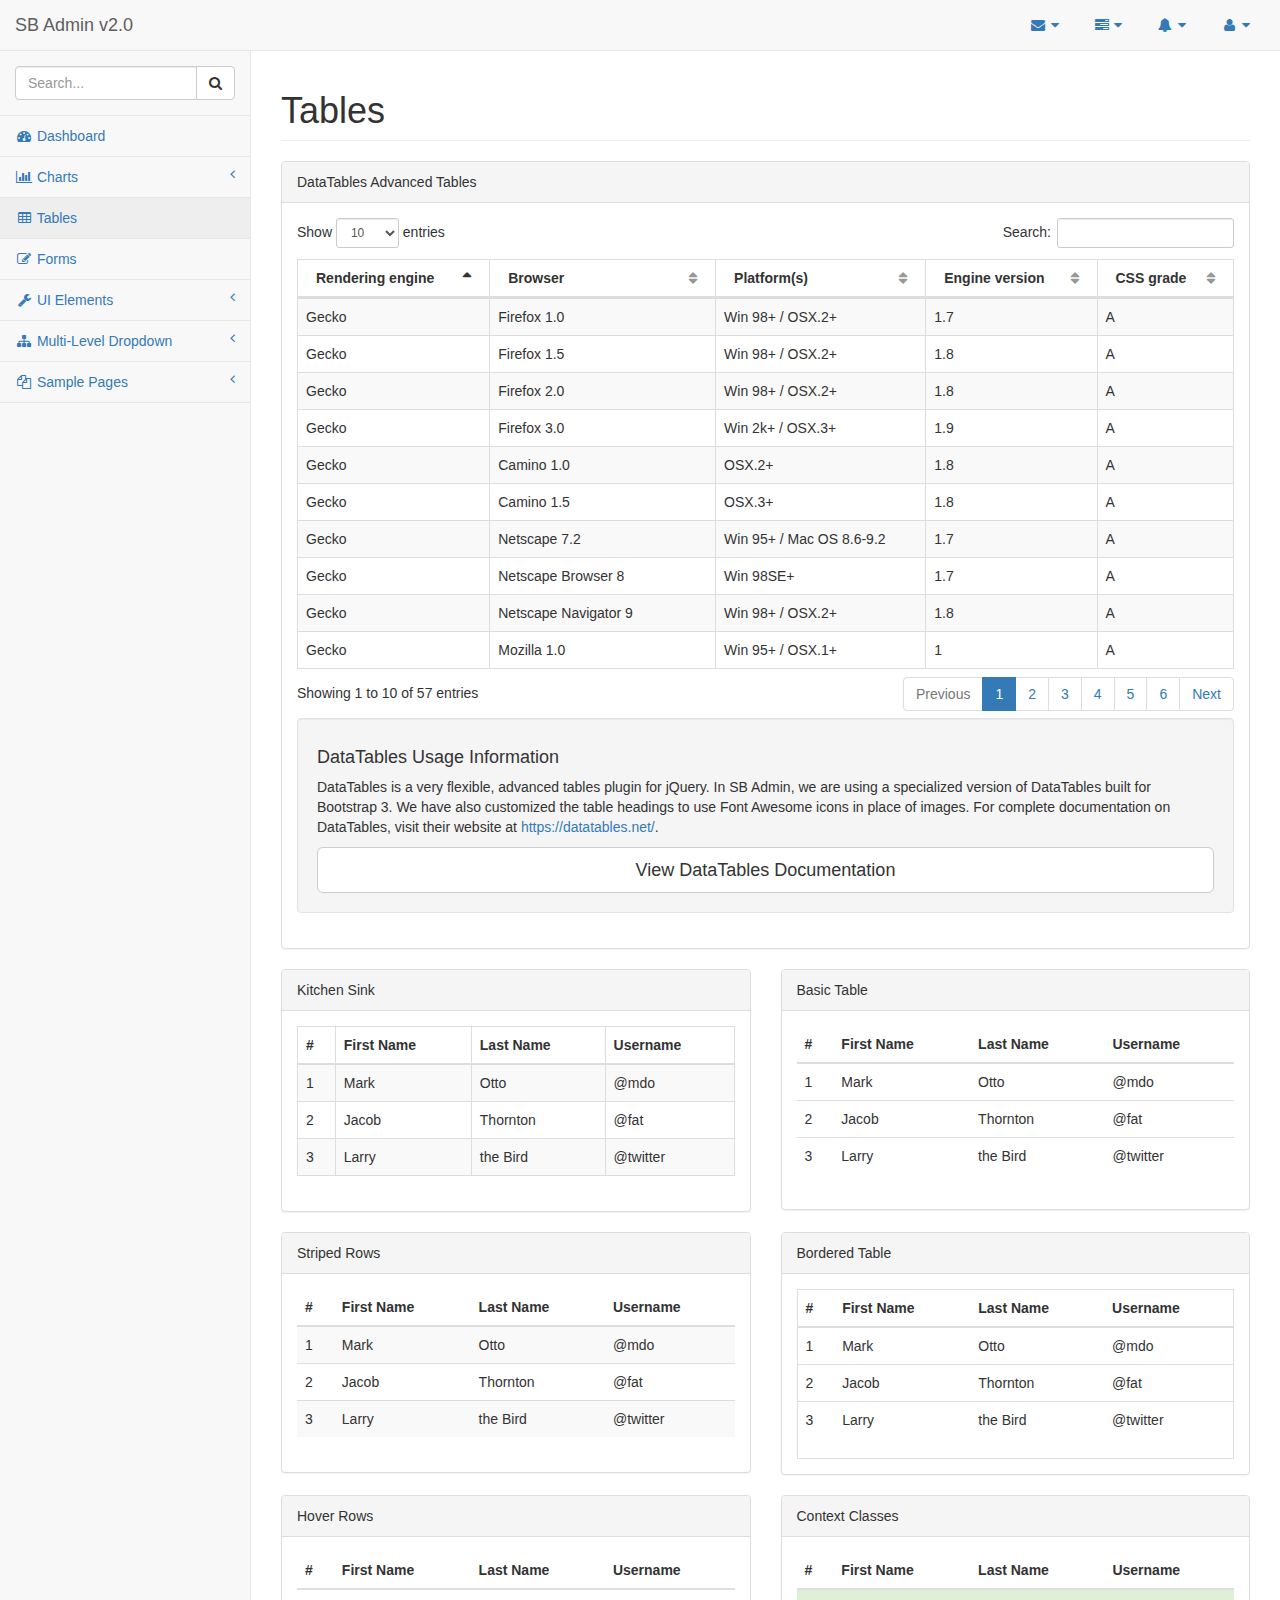
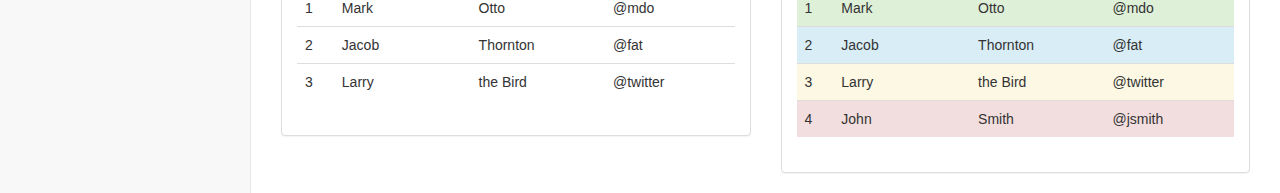
<file: admin/pages/tables.html>
<!DOCTYPE html>
<html lang="en">

<head>

    <meta charset="utf-8">
    <meta http-equiv="X-UA-Compatible" content="IE=edge">
    <meta name="viewport" content="width=device-width, initial-scale=1">
    <meta name="description" content="">
    <meta name="author" content="">

    <title>SB Admin 2 - Bootstrap Admin Theme</title>

    <!-- Bootstrap Core CSS -->
    <link href="../vendor/bootstrap/css/bootstrap.min.css" rel="stylesheet">

    <!-- MetisMenu CSS -->
    <link href="../vendor/metisMenu/metisMenu.min.css" rel="stylesheet">

    <!-- DataTables CSS -->
    <link href="../vendor/datatables-plugins/dataTables.bootstrap.css" rel="stylesheet">

    <!-- DataTables Responsive CSS -->
    <link href="../vendor/datatables-responsive/dataTables.responsive.css" rel="stylesheet">

    <!-- Custom CSS -->
    <link href="../dist/css/sb-admin-2.css" rel="stylesheet">

    <!-- Custom Fonts -->
    <link href="../vendor/font-awesome/css/font-awesome.min.css" rel="stylesheet" type="text/css">

    <!-- HTML5 Shim and Respond.js IE8 support of HTML5 elements and media queries -->
    <!-- WARNING: Respond.js doesn't work if you view the page via file:// -->
    <!--[if lt IE 9]>
        <script src="https://oss.maxcdn.com/libs/html5shiv/3.7.0/html5shiv.js"></script>
        <script src="https://oss.maxcdn.com/libs/respond.js/1.4.2/respond.min.js"></script>
    <![endif]-->

</head>

<body>

    <div id="wrapper">

        <!-- Navigation -->
        <nav class="navbar navbar-default navbar-static-top" role="navigation" style="margin-bottom: 0">
            <div class="navbar-header">
                <button type="button" class="navbar-toggle" data-toggle="collapse" data-target=".navbar-collapse">
                    <span class="sr-only">Toggle navigation</span>
                    <span class="icon-bar"></span>
                    <span class="icon-bar"></span>
                    <span class="icon-bar"></span>
                </button>
                <a class="navbar-brand" href="index.html">SB Admin v2.0</a>
            </div>
            <!-- /.navbar-header -->

            <ul class="nav navbar-top-links navbar-right">
                <li class="dropdown">
                    <a class="dropdown-toggle" data-toggle="dropdown" href="#">
                        <i class="fa fa-envelope fa-fw"></i> <i class="fa fa-caret-down"></i>
                    </a>
                    <ul class="dropdown-menu dropdown-messages">
                        <li>
                            <a href="#">
                                <div>
                                    <strong>John Smith</strong>
                                    <span class="pull-right text-muted">
                                        <em>Yesterday</em>
                                    </span>
                                </div>
                                <div>Lorem ipsum dolor sit amet, consectetur adipiscing elit. Pellentesque eleifend...</div>
                            </a>
                        </li>
                        <li class="divider"></li>
                        <li>
                            <a href="#">
                                <div>
                                    <strong>John Smith</strong>
                                    <span class="pull-right text-muted">
                                        <em>Yesterday</em>
                                    </span>
                                </div>
                                <div>Lorem ipsum dolor sit amet, consectetur adipiscing elit. Pellentesque eleifend...</div>
                            </a>
                        </li>
                        <li class="divider"></li>
                        <li>
                            <a href="#">
                                <div>
                                    <strong>John Smith</strong>
                                    <span class="pull-right text-muted">
                                        <em>Yesterday</em>
                                    </span>
                                </div>
                                <div>Lorem ipsum dolor sit amet, consectetur adipiscing elit. Pellentesque eleifend...</div>
                            </a>
                        </li>
                        <li class="divider"></li>
                        <li>
                            <a class="text-center" href="#">
                                <strong>Read All Messages</strong>
                                <i class="fa fa-angle-right"></i>
                            </a>
                        </li>
                    </ul>
                    <!-- /.dropdown-messages -->
                </li>
                <!-- /.dropdown -->
                <li class="dropdown">
                    <a class="dropdown-toggle" data-toggle="dropdown" href="#">
                        <i class="fa fa-tasks fa-fw"></i> <i class="fa fa-caret-down"></i>
                    </a>
                    <ul class="dropdown-menu dropdown-tasks">
                        <li>
                            <a href="#">
                                <div>
                                    <p>
                                        <strong>Task 1</strong>
                                        <span class="pull-right text-muted">40% Complete</span>
                                    </p>
                                    <div class="progress progress-striped active">
                                        <div class="progress-bar progress-bar-success" role="progressbar" aria-valuenow="40" aria-valuemin="0" aria-valuemax="100" style="width: 40%">
                                            <span class="sr-only">40% Complete (success)</span>
                                        </div>
                                    </div>
                                </div>
                            </a>
                        </li>
                        <li class="divider"></li>
                        <li>
                            <a href="#">
                                <div>
                                    <p>
                                        <strong>Task 2</strong>
                                        <span class="pull-right text-muted">20% Complete</span>
                                    </p>
                                    <div class="progress progress-striped active">
                                        <div class="progress-bar progress-bar-info" role="progressbar" aria-valuenow="20" aria-valuemin="0" aria-valuemax="100" style="width: 20%">
                                            <span class="sr-only">20% Complete</span>
                                        </div>
                                    </div>
                                </div>
                            </a>
                        </li>
                        <li class="divider"></li>
                        <li>
                            <a href="#">
                                <div>
                                    <p>
                                        <strong>Task 3</strong>
                                        <span class="pull-right text-muted">60% Complete</span>
                                    </p>
                                    <div class="progress progress-striped active">
                                        <div class="progress-bar progress-bar-warning" role="progressbar" aria-valuenow="60" aria-valuemin="0" aria-valuemax="100" style="width: 60%">
                                            <span class="sr-only">60% Complete (warning)</span>
                                        </div>
                                    </div>
                                </div>
                            </a>
                        </li>
                        <li class="divider"></li>
                        <li>
                            <a href="#">
                                <div>
                                    <p>
                                        <strong>Task 4</strong>
                                        <span class="pull-right text-muted">80% Complete</span>
                                    </p>
                                    <div class="progress progress-striped active">
                                        <div class="progress-bar progress-bar-danger" role="progressbar" aria-valuenow="80" aria-valuemin="0" aria-valuemax="100" style="width: 80%">
                                            <span class="sr-only">80% Complete (danger)</span>
                                        </div>
                                    </div>
                                </div>
                            </a>
                        </li>
                        <li class="divider"></li>
                        <li>
                            <a class="text-center" href="#">
                                <strong>See All Tasks</strong>
                                <i class="fa fa-angle-right"></i>
                            </a>
                        </li>
                    </ul>
                    <!-- /.dropdown-tasks -->
                </li>
                <!-- /.dropdown -->
                <li class="dropdown">
                    <a class="dropdown-toggle" data-toggle="dropdown" href="#">
                        <i class="fa fa-bell fa-fw"></i> <i class="fa fa-caret-down"></i>
                    </a>
                    <ul class="dropdown-menu dropdown-alerts">
                        <li>
                            <a href="#">
                                <div>
                                    <i class="fa fa-comment fa-fw"></i> New Comment
                                    <span class="pull-right text-muted small">4 minutes ago</span>
                                </div>
                            </a>
                        </li>
                        <li class="divider"></li>
                        <li>
                            <a href="#">
                                <div>
                                    <i class="fa fa-twitter fa-fw"></i> 3 New Followers
                                    <span class="pull-right text-muted small">12 minutes ago</span>
                                </div>
                            </a>
                        </li>
                        <li class="divider"></li>
                        <li>
                            <a href="#">
                                <div>
                                    <i class="fa fa-envelope fa-fw"></i> Message Sent
                                    <span class="pull-right text-muted small">4 minutes ago</span>
                                </div>
                            </a>
                        </li>
                        <li class="divider"></li>
                        <li>
                            <a href="#">
                                <div>
                                    <i class="fa fa-tasks fa-fw"></i> New Task
                                    <span class="pull-right text-muted small">4 minutes ago</span>
                                </div>
                            </a>
                        </li>
                        <li class="divider"></li>
                        <li>
                            <a href="#">
                                <div>
                                    <i class="fa fa-upload fa-fw"></i> Server Rebooted
                                    <span class="pull-right text-muted small">4 minutes ago</span>
                                </div>
                            </a>
                        </li>
                        <li class="divider"></li>
                        <li>
                            <a class="text-center" href="#">
                                <strong>See All Alerts</strong>
                                <i class="fa fa-angle-right"></i>
                            </a>
                        </li>
                    </ul>
                    <!-- /.dropdown-alerts -->
                </li>
                <!-- /.dropdown -->
                <li class="dropdown">
                    <a class="dropdown-toggle" data-toggle="dropdown" href="#">
                        <i class="fa fa-user fa-fw"></i> <i class="fa fa-caret-down"></i>
                    </a>
                    <ul class="dropdown-menu dropdown-user">
                        <li><a href="#"><i class="fa fa-user fa-fw"></i> User Profile</a>
                        </li>
                        <li><a href="#"><i class="fa fa-gear fa-fw"></i> Settings</a>
                        </li>
                        <li class="divider"></li>
                        <li><a href="login.html"><i class="fa fa-sign-out fa-fw"></i> Logout</a>
                        </li>
                    </ul>
                    <!-- /.dropdown-user -->
                </li>
                <!-- /.dropdown -->
            </ul>
            <!-- /.navbar-top-links -->

            <div class="navbar-default sidebar" role="navigation">
                <div class="sidebar-nav navbar-collapse">
                    <ul class="nav" id="side-menu">
                        <li class="sidebar-search">
                            <div class="input-group custom-search-form">
                                <input type="text" class="form-control" placeholder="Search...">
                                <span class="input-group-btn">
                                <button class="btn btn-default" type="button">
                                    <i class="fa fa-search"></i>
                                </button>
                            </span>
                            </div>
                            <!-- /input-group -->
                        </li>
                        <li>
                            <a href="index.html"><i class="fa fa-dashboard fa-fw"></i> Dashboard</a>
                        </li>
                        <li>
                            <a href="#"><i class="fa fa-bar-chart-o fa-fw"></i> Charts<span class="fa arrow"></span></a>
                            <ul class="nav nav-second-level">
                                <li>
                                    <a href="flot.html">Flot Charts</a>
                                </li>
                                <li>
                                    <a href="morris.html">Morris.js Charts</a>
                                </li>
                            </ul>
                            <!-- /.nav-second-level -->
                        </li>
                        <li>
                            <a href="tables.html"><i class="fa fa-table fa-fw"></i> Tables</a>
                        </li>
                        <li>
                            <a href="forms.html"><i class="fa fa-edit fa-fw"></i> Forms</a>
                        </li>
                        <li>
                            <a href="#"><i class="fa fa-wrench fa-fw"></i> UI Elements<span class="fa arrow"></span></a>
                            <ul class="nav nav-second-level">
                                <li>
                                    <a href="panels-wells.html">Panels and Wells</a>
                                </li>
                                <li>
                                    <a href="buttons.html">Buttons</a>
                                </li>
                                <li>
                                    <a href="notifications.html">Notifications</a>
                                </li>
                                <li>
                                    <a href="typography.html">Typography</a>
                                </li>
                                <li>
                                    <a href="icons.html"> Icons</a>
                                </li>
                                <li>
                                    <a href="grid.html">Grid</a>
                                </li>
                            </ul>
                            <!-- /.nav-second-level -->
                        </li>
                        <li>
                            <a href="#"><i class="fa fa-sitemap fa-fw"></i> Multi-Level Dropdown<span class="fa arrow"></span></a>
                            <ul class="nav nav-second-level">
                                <li>
                                    <a href="#">Second Level Item</a>
                                </li>
                                <li>
                                    <a href="#">Second Level Item</a>
                                </li>
                                <li>
                                    <a href="#">Third Level <span class="fa arrow"></span></a>
                                    <ul class="nav nav-third-level">
                                        <li>
                                            <a href="#">Third Level Item</a>
                                        </li>
                                        <li>
                                            <a href="#">Third Level Item</a>
                                        </li>
                                        <li>
                                            <a href="#">Third Level Item</a>
                                        </li>
                                        <li>
                                            <a href="#">Third Level Item</a>
                                        </li>
                                    </ul>
                                    <!-- /.nav-third-level -->
                                </li>
                            </ul>
                            <!-- /.nav-second-level -->
                        </li>
                        <li>
                            <a href="#"><i class="fa fa-files-o fa-fw"></i> Sample Pages<span class="fa arrow"></span></a>
                            <ul class="nav nav-second-level">
                                <li>
                                    <a href="blank.html">Blank Page</a>
                                </li>
                                <li>
                                    <a href="login.html">Login Page</a>
                                </li>
                            </ul>
                            <!-- /.nav-second-level -->
                        </li>
                    </ul>
                </div>
                <!-- /.sidebar-collapse -->
            </div>
            <!-- /.navbar-static-side -->
        </nav>

        <div id="page-wrapper">
            <div class="row">
                <div class="col-lg-12">
                    <h1 class="page-header">Tables</h1>
                </div>
                <!-- /.col-lg-12 -->
            </div>
            <!-- /.row -->
            <div class="row">
                <div class="col-lg-12">
                    <div class="panel panel-default">
                        <div class="panel-heading">
                            DataTables Advanced Tables
                        </div>
                        <!-- /.panel-heading -->
                        <div class="panel-body">
                            <table width="100%" class="table table-striped table-bordered table-hover" id="dataTables-example">
                                <thead>
                                    <tr>
                                        <th>Rendering engine</th>
                                        <th>Browser</th>
                                        <th>Platform(s)</th>
                                        <th>Engine version</th>
                                        <th>CSS grade</th>
                                    </tr>
                                </thead>
                                <tbody>
                                    <tr class="odd gradeX">
                                        <td>Trident</td>
                                        <td>Internet Explorer 4.0</td>
                                        <td>Win 95+</td>
                                        <td class="center">4</td>
                                        <td class="center">X</td>
                                    </tr>
                                    <tr class="even gradeC">
                                        <td>Trident</td>
                                        <td>Internet Explorer 5.0</td>
                                        <td>Win 95+</td>
                                        <td class="center">5</td>
                                        <td class="center">C</td>
                                    </tr>
                                    <tr class="odd gradeA">
                                        <td>Trident</td>
                                        <td>Internet Explorer 5.5</td>
                                        <td>Win 95+</td>
                                        <td class="center">5.5</td>
                                        <td class="center">A</td>
                                    </tr>
                                    <tr class="even gradeA">
                                        <td>Trident</td>
                                        <td>Internet Explorer 6</td>
                                        <td>Win 98+</td>
                                        <td class="center">6</td>
                                        <td class="center">A</td>
                                    </tr>
                                    <tr class="odd gradeA">
                                        <td>Trident</td>
                                        <td>Internet Explorer 7</td>
                                        <td>Win XP SP2+</td>
                                        <td class="center">7</td>
                                        <td class="center">A</td>
                                    </tr>
                                    <tr class="even gradeA">
                                        <td>Trident</td>
                                        <td>AOL browser (AOL desktop)</td>
                                        <td>Win XP</td>
                                        <td class="center">6</td>
                                        <td class="center">A</td>
                                    </tr>
                                    <tr class="gradeA">
                                        <td>Gecko</td>
                                        <td>Firefox 1.0</td>
                                        <td>Win 98+ / OSX.2+</td>
                                        <td class="center">1.7</td>
                                        <td class="center">A</td>
                                    </tr>
                                    <tr class="gradeA">
                                        <td>Gecko</td>
                                        <td>Firefox 1.5</td>
                                        <td>Win 98+ / OSX.2+</td>
                                        <td class="center">1.8</td>
                                        <td class="center">A</td>
                                    </tr>
                                    <tr class="gradeA">
                                        <td>Gecko</td>
                                        <td>Firefox 2.0</td>
                                        <td>Win 98+ / OSX.2+</td>
                                        <td class="center">1.8</td>
                                        <td class="center">A</td>
                                    </tr>
                                    <tr class="gradeA">
                                        <td>Gecko</td>
                                        <td>Firefox 3.0</td>
                                        <td>Win 2k+ / OSX.3+</td>
                                        <td class="center">1.9</td>
                                        <td class="center">A</td>
                                    </tr>
                                    <tr class="gradeA">
                                        <td>Gecko</td>
                                        <td>Camino 1.0</td>
                                        <td>OSX.2+</td>
                                        <td class="center">1.8</td>
                                        <td class="center">A</td>
                                    </tr>
                                    <tr class="gradeA">
                                        <td>Gecko</td>
                                        <td>Camino 1.5</td>
                                        <td>OSX.3+</td>
                                        <td class="center">1.8</td>
                                        <td class="center">A</td>
                                    </tr>
                                    <tr class="gradeA">
                                        <td>Gecko</td>
                                        <td>Netscape 7.2</td>
                                        <td>Win 95+ / Mac OS 8.6-9.2</td>
                                        <td class="center">1.7</td>
                                        <td class="center">A</td>
                                    </tr>
                                    <tr class="gradeA">
                                        <td>Gecko</td>
                                        <td>Netscape Browser 8</td>
                                        <td>Win 98SE+</td>
                                        <td class="center">1.7</td>
                                        <td class="center">A</td>
                                    </tr>
                                    <tr class="gradeA">
                                        <td>Gecko</td>
                                        <td>Netscape Navigator 9</td>
                                        <td>Win 98+ / OSX.2+</td>
                                        <td class="center">1.8</td>
                                        <td class="center">A</td>
                                    </tr>
                                    <tr class="gradeA">
                                        <td>Gecko</td>
                                        <td>Mozilla 1.0</td>
                                        <td>Win 95+ / OSX.1+</td>
                                        <td class="center">1</td>
                                        <td class="center">A</td>
                                    </tr>
                                    <tr class="gradeA">
                                        <td>Gecko</td>
                                        <td>Mozilla 1.1</td>
                                        <td>Win 95+ / OSX.1+</td>
                                        <td class="center">1.1</td>
                                        <td class="center">A</td>
                                    </tr>
                                    <tr class="gradeA">
                                        <td>Gecko</td>
                                        <td>Mozilla 1.2</td>
                                        <td>Win 95+ / OSX.1+</td>
                                        <td class="center">1.2</td>
                                        <td class="center">A</td>
                                    </tr>
                                    <tr class="gradeA">
                                        <td>Gecko</td>
                                        <td>Mozilla 1.3</td>
                                        <td>Win 95+ / OSX.1+</td>
                                        <td class="center">1.3</td>
                                        <td class="center">A</td>
                                    </tr>
                                    <tr class="gradeA">
                                        <td>Gecko</td>
                                        <td>Mozilla 1.4</td>
                                        <td>Win 95+ / OSX.1+</td>
                                        <td class="center">1.4</td>
                                        <td class="center">A</td>
                                    </tr>
                                    <tr class="gradeA">
                                        <td>Gecko</td>
                                        <td>Mozilla 1.5</td>
                                        <td>Win 95+ / OSX.1+</td>
                                        <td class="center">1.5</td>
                                        <td class="center">A</td>
                                    </tr>
                                    <tr class="gradeA">
                                        <td>Gecko</td>
                                        <td>Mozilla 1.6</td>
                                        <td>Win 95+ / OSX.1+</td>
                                        <td class="center">1.6</td>
                                        <td class="center">A</td>
                                    </tr>
                                    <tr class="gradeA">
                                        <td>Gecko</td>
                                        <td>Mozilla 1.7</td>
                                        <td>Win 98+ / OSX.1+</td>
                                        <td class="center">1.7</td>
                                        <td class="center">A</td>
                                    </tr>
                                    <tr class="gradeA">
                                        <td>Gecko</td>
                                        <td>Mozilla 1.8</td>
                                        <td>Win 98+ / OSX.1+</td>
                                        <td class="center">1.8</td>
                                        <td class="center">A</td>
                                    </tr>
                                    <tr class="gradeA">
                                        <td>Gecko</td>
                                        <td>Seamonkey 1.1</td>
                                        <td>Win 98+ / OSX.2+</td>
                                        <td class="center">1.8</td>
                                        <td class="center">A</td>
                                    </tr>
                                    <tr class="gradeA">
                                        <td>Gecko</td>
                                        <td>Epiphany 2.20</td>
                                        <td>Gnome</td>
                                        <td class="center">1.8</td>
                                        <td class="center">A</td>
                                    </tr>
                                    <tr class="gradeA">
                                        <td>Webkit</td>
                                        <td>Safari 1.2</td>
                                        <td>OSX.3</td>
                                        <td class="center">125.5</td>
                                        <td class="center">A</td>
                                    </tr>
                                    <tr class="gradeA">
                                        <td>Webkit</td>
                                        <td>Safari 1.3</td>
                                        <td>OSX.3</td>
                                        <td class="center">312.8</td>
                                        <td class="center">A</td>
                                    </tr>
                                    <tr class="gradeA">
                                        <td>Webkit</td>
                                        <td>Safari 2.0</td>
                                        <td>OSX.4+</td>
                                        <td class="center">419.3</td>
                                        <td class="center">A</td>
                                    </tr>
                                    <tr class="gradeA">
                                        <td>Webkit</td>
                                        <td>Safari 3.0</td>
                                        <td>OSX.4+</td>
                                        <td class="center">522.1</td>
                                        <td class="center">A</td>
                                    </tr>
                                    <tr class="gradeA">
                                        <td>Webkit</td>
                                        <td>OmniWeb 5.5</td>
                                        <td>OSX.4+</td>
                                        <td class="center">420</td>
                                        <td class="center">A</td>
                                    </tr>
                                    <tr class="gradeA">
                                        <td>Webkit</td>
                                        <td>iPod Touch / iPhone</td>
                                        <td>iPod</td>
                                        <td class="center">420.1</td>
                                        <td class="center">A</td>
                                    </tr>
                                    <tr class="gradeA">
                                        <td>Webkit</td>
                                        <td>S60</td>
                                        <td>S60</td>
                                        <td class="center">413</td>
                                        <td class="center">A</td>
                                    </tr>
                                    <tr class="gradeA">
                                        <td>Presto</td>
                                        <td>Opera 7.0</td>
                                        <td>Win 95+ / OSX.1+</td>
                                        <td class="center">-</td>
                                        <td class="center">A</td>
                                    </tr>
                                    <tr class="gradeA">
                                        <td>Presto</td>
                                        <td>Opera 7.5</td>
                                        <td>Win 95+ / OSX.2+</td>
                                        <td class="center">-</td>
                                        <td class="center">A</td>
                                    </tr>
                                    <tr class="gradeA">
                                        <td>Presto</td>
                                        <td>Opera 8.0</td>
                                        <td>Win 95+ / OSX.2+</td>
                                        <td class="center">-</td>
                                        <td class="center">A</td>
                                    </tr>
                                    <tr class="gradeA">
                                        <td>Presto</td>
                                        <td>Opera 8.5</td>
                                        <td>Win 95+ / OSX.2+</td>
                                        <td class="center">-</td>
                                        <td class="center">A</td>
                                    </tr>
                                    <tr class="gradeA">
                                        <td>Presto</td>
                                        <td>Opera 9.0</td>
                                        <td>Win 95+ / OSX.3+</td>
                                        <td class="center">-</td>
                                        <td class="center">A</td>
                                    </tr>
                                    <tr class="gradeA">
                                        <td>Presto</td>
                                        <td>Opera 9.2</td>
                                        <td>Win 88+ / OSX.3+</td>
                                        <td class="center">-</td>
                                        <td class="center">A</td>
                                    </tr>
                                    <tr class="gradeA">
                                        <td>Presto</td>
                                        <td>Opera 9.5</td>
                                        <td>Win 88+ / OSX.3+</td>
                                        <td class="center">-</td>
                                        <td class="center">A</td>
                                    </tr>
                                    <tr class="gradeA">
                                        <td>Presto</td>
                                        <td>Opera for Wii</td>
                                        <td>Wii</td>
                                        <td class="center">-</td>
                                        <td class="center">A</td>
                                    </tr>
                                    <tr class="gradeA">
                                        <td>Presto</td>
                                        <td>Nokia N800</td>
                                        <td>N800</td>
                                        <td class="center">-</td>
                                        <td class="center">A</td>
                                    </tr>
                                    <tr class="gradeA">
                                        <td>Presto</td>
                                        <td>Nintendo DS browser</td>
                                        <td>Nintendo DS</td>
                                        <td class="center">8.5</td>
                                        <td class="center">C/A<sup>1</sup>
                                        </td>
                                    </tr>
                                    <tr class="gradeC">
                                        <td>KHTML</td>
                                        <td>Konqureror 3.1</td>
                                        <td>KDE 3.1</td>
                                        <td class="center">3.1</td>
                                        <td class="center">C</td>
                                    </tr>
                                    <tr class="gradeA">
                                        <td>KHTML</td>
                                        <td>Konqureror 3.3</td>
                                        <td>KDE 3.3</td>
                                        <td class="center">3.3</td>
                                        <td class="center">A</td>
                                    </tr>
                                    <tr class="gradeA">
                                        <td>KHTML</td>
                                        <td>Konqureror 3.5</td>
                                        <td>KDE 3.5</td>
                                        <td class="center">3.5</td>
                                        <td class="center">A</td>
                                    </tr>
                                    <tr class="gradeX">
                                        <td>Tasman</td>
                                        <td>Internet Explorer 4.5</td>
                                        <td>Mac OS 8-9</td>
                                        <td class="center">-</td>
                                        <td class="center">X</td>
                                    </tr>
                                    <tr class="gradeC">
                                        <td>Tasman</td>
                                        <td>Internet Explorer 5.1</td>
                                        <td>Mac OS 7.6-9</td>
                                        <td class="center">1</td>
                                        <td class="center">C</td>
                                    </tr>
                                    <tr class="gradeC">
                                        <td>Tasman</td>
                                        <td>Internet Explorer 5.2</td>
                                        <td>Mac OS 8-X</td>
                                        <td class="center">1</td>
                                        <td class="center">C</td>
                                    </tr>
                                    <tr class="gradeA">
                                        <td>Misc</td>
                                        <td>NetFront 3.1</td>
                                        <td>Embedded devices</td>
                                        <td class="center">-</td>
                                        <td class="center">C</td>
                                    </tr>
                                    <tr class="gradeA">
                                        <td>Misc</td>
                                        <td>NetFront 3.4</td>
                                        <td>Embedded devices</td>
                                        <td class="center">-</td>
                                        <td class="center">A</td>
                                    </tr>
                                    <tr class="gradeX">
                                        <td>Misc</td>
                                        <td>Dillo 0.8</td>
                                        <td>Embedded devices</td>
                                        <td class="center">-</td>
                                        <td class="center">X</td>
                                    </tr>
                                    <tr class="gradeX">
                                        <td>Misc</td>
                                        <td>Links</td>
                                        <td>Text only</td>
                                        <td class="center">-</td>
                                        <td class="center">X</td>
                                    </tr>
                                    <tr class="gradeX">
                                        <td>Misc</td>
                                        <td>Lynx</td>
                                        <td>Text only</td>
                                        <td class="center">-</td>
                                        <td class="center">X</td>
                                    </tr>
                                    <tr class="gradeC">
                                        <td>Misc</td>
                                        <td>IE Mobile</td>
                                        <td>Windows Mobile 6</td>
                                        <td class="center">-</td>
                                        <td class="center">C</td>
                                    </tr>
                                    <tr class="gradeC">
                                        <td>Misc</td>
                                        <td>PSP browser</td>
                                        <td>PSP</td>
                                        <td class="center">-</td>
                                        <td class="center">C</td>
                                    </tr>
                                    <tr class="gradeU">
                                        <td>Other browsers</td>
                                        <td>All others</td>
                                        <td>-</td>
                                        <td class="center">-</td>
                                        <td class="center">U</td>
                                    </tr>
                                </tbody>
                            </table>
                            <!-- /.table-responsive -->
                            <div class="well">
                                <h4>DataTables Usage Information</h4>
                                <p>DataTables is a very flexible, advanced tables plugin for jQuery. In SB Admin, we are using a specialized version of DataTables built for Bootstrap 3. We have also customized the table headings to use Font Awesome icons in place of images. For complete documentation on DataTables, visit their website at <a target="_blank" href="https://datatables.net/">https://datatables.net/</a>.</p>
                                <a class="btn btn-default btn-lg btn-block" target="_blank" href="https://datatables.net/">View DataTables Documentation</a>
                            </div>
                        </div>
                        <!-- /.panel-body -->
                    </div>
                    <!-- /.panel -->
                </div>
                <!-- /.col-lg-12 -->
            </div>
            <!-- /.row -->
            <div class="row">
                <div class="col-lg-6">
                    <div class="panel panel-default">
                        <div class="panel-heading">
                            Kitchen Sink
                        </div>
                        <!-- /.panel-heading -->
                        <div class="panel-body">
                            <div class="table-responsive">
                                <table class="table table-striped table-bordered table-hover">
                                    <thead>
                                        <tr>
                                            <th>#</th>
                                            <th>First Name</th>
                                            <th>Last Name</th>
                                            <th>Username</th>
                                        </tr>
                                    </thead>
                                    <tbody>
                                        <tr>
                                            <td>1</td>
                                            <td>Mark</td>
                                            <td>Otto</td>
                                            <td>@mdo</td>
                                        </tr>
                                        <tr>
                                            <td>2</td>
                                            <td>Jacob</td>
                                            <td>Thornton</td>
                                            <td>@fat</td>
                                        </tr>
                                        <tr>
                                            <td>3</td>
                                            <td>Larry</td>
                                            <td>the Bird</td>
                                            <td>@twitter</td>
                                        </tr>
                                    </tbody>
                                </table>
                            </div>
                            <!-- /.table-responsive -->
                        </div>
                        <!-- /.panel-body -->
                    </div>
                    <!-- /.panel -->
                </div>
                <!-- /.col-lg-6 -->
                <div class="col-lg-6">
                    <div class="panel panel-default">
                        <div class="panel-heading">
                            Basic Table
                        </div>
                        <!-- /.panel-heading -->
                        <div class="panel-body">
                            <div class="table-responsive">
                                <table class="table">
                                    <thead>
                                        <tr>
                                            <th>#</th>
                                            <th>First Name</th>
                                            <th>Last Name</th>
                                            <th>Username</th>
                                        </tr>
                                    </thead>
                                    <tbody>
                                        <tr>
                                            <td>1</td>
                                            <td>Mark</td>
                                            <td>Otto</td>
                                            <td>@mdo</td>
                                        </tr>
                                        <tr>
                                            <td>2</td>
                                            <td>Jacob</td>
                                            <td>Thornton</td>
                                            <td>@fat</td>
                                        </tr>
                                        <tr>
                                            <td>3</td>
                                            <td>Larry</td>
                                            <td>the Bird</td>
                                            <td>@twitter</td>
                                        </tr>
                                    </tbody>
                                </table>
                            </div>
                            <!-- /.table-responsive -->
                        </div>
                        <!-- /.panel-body -->
                    </div>
                    <!-- /.panel -->
                </div>
                <!-- /.col-lg-6 -->
            </div>
            <!-- /.row -->
            <div class="row">
                <div class="col-lg-6">
                    <div class="panel panel-default">
                        <div class="panel-heading">
                            Striped Rows
                        </div>
                        <!-- /.panel-heading -->
                        <div class="panel-body">
                            <div class="table-responsive">
                                <table class="table table-striped">
                                    <thead>
                                        <tr>
                                            <th>#</th>
                                            <th>First Name</th>
                                            <th>Last Name</th>
                                            <th>Username</th>
                                        </tr>
                                    </thead>
                                    <tbody>
                                        <tr>
                                            <td>1</td>
                                            <td>Mark</td>
                                            <td>Otto</td>
                                            <td>@mdo</td>
                                        </tr>
                                        <tr>
                                            <td>2</td>
                                            <td>Jacob</td>
                                            <td>Thornton</td>
                                            <td>@fat</td>
                                        </tr>
                                        <tr>
                                            <td>3</td>
                                            <td>Larry</td>
                                            <td>the Bird</td>
                                            <td>@twitter</td>
                                        </tr>
                                    </tbody>
                                </table>
                            </div>
                            <!-- /.table-responsive -->
                        </div>
                        <!-- /.panel-body -->
                    </div>
                    <!-- /.panel -->
                </div>
                <!-- /.col-lg-6 -->
                <div class="col-lg-6">
                    <div class="panel panel-default">
                        <div class="panel-heading">
                            Bordered Table
                        </div>
                        <!-- /.panel-heading -->
                        <div class="panel-body">
                            <div class="table-responsive table-bordered">
                                <table class="table">
                                    <thead>
                                        <tr>
                                            <th>#</th>
                                            <th>First Name</th>
                                            <th>Last Name</th>
                                            <th>Username</th>
                                        </tr>
                                    </thead>
                                    <tbody>
                                        <tr>
                                            <td>1</td>
                                            <td>Mark</td>
                                            <td>Otto</td>
                                            <td>@mdo</td>
                                        </tr>
                                        <tr>
                                            <td>2</td>
                                            <td>Jacob</td>
                                            <td>Thornton</td>
                                            <td>@fat</td>
                                        </tr>
                                        <tr>
                                            <td>3</td>
                                            <td>Larry</td>
                                            <td>the Bird</td>
                                            <td>@twitter</td>
                                        </tr>
                                    </tbody>
                                </table>
                            </div>
                            <!-- /.table-responsive -->
                        </div>
                        <!-- /.panel-body -->
                    </div>
                    <!-- /.panel -->
                </div>
                <!-- /.col-lg-6 -->
            </div>
            <!-- /.row -->
            <div class="row">
                <div class="col-lg-6">
                    <div class="panel panel-default">
                        <div class="panel-heading">
                            Hover Rows
                        </div>
                        <!-- /.panel-heading -->
                        <div class="panel-body">
                            <div class="table-responsive">
                                <table class="table table-hover">
                                    <thead>
                                        <tr>
                                            <th>#</th>
                                            <th>First Name</th>
                                            <th>Last Name</th>
                                            <th>Username</th>
                                        </tr>
                                    </thead>
                                    <tbody>
                                        <tr>
                                            <td>1</td>
                                            <td>Mark</td>
                                            <td>Otto</td>
                                            <td>@mdo</td>
                                        </tr>
                                        <tr>
                                            <td>2</td>
                                            <td>Jacob</td>
                                            <td>Thornton</td>
                                            <td>@fat</td>
                                        </tr>
                                        <tr>
                                            <td>3</td>
                                            <td>Larry</td>
                                            <td>the Bird</td>
                                            <td>@twitter</td>
                                        </tr>
                                    </tbody>
                                </table>
                            </div>
                            <!-- /.table-responsive -->
                        </div>
                        <!-- /.panel-body -->
                    </div>
                    <!-- /.panel -->
                </div>
                <!-- /.col-lg-6 -->
                <div class="col-lg-6">
                    <div class="panel panel-default">
                        <div class="panel-heading">
                            Context Classes
                        </div>
                        <!-- /.panel-heading -->
                        <div class="panel-body">
                            <div class="table-responsive">
                                <table class="table">
                                    <thead>
                                        <tr>
                                            <th>#</th>
                                            <th>First Name</th>
                                            <th>Last Name</th>
                                            <th>Username</th>
                                        </tr>
                                    </thead>
                                    <tbody>
                                        <tr class="success">
                                            <td>1</td>
                                            <td>Mark</td>
                                            <td>Otto</td>
                                            <td>@mdo</td>
                                        </tr>
                                        <tr class="info">
                                            <td>2</td>
                                            <td>Jacob</td>
                                            <td>Thornton</td>
                                            <td>@fat</td>
                                        </tr>
                                        <tr class="warning">
                                            <td>3</td>
                                            <td>Larry</td>
                                            <td>the Bird</td>
                                            <td>@twitter</td>
                                        </tr>
                                        <tr class="danger">
                                            <td>4</td>
                                            <td>John</td>
                                            <td>Smith</td>
                                            <td>@jsmith</td>
                                        </tr>
                                    </tbody>
                                </table>
                            </div>
                            <!-- /.table-responsive -->
                        </div>
                        <!-- /.panel-body -->
                    </div>
                    <!-- /.panel -->
                </div>
                <!-- /.col-lg-6 -->
            </div>
            <!-- /.row -->
        </div>
        <!-- /#page-wrapper -->

    </div>
    <!-- /#wrapper -->

    <!-- jQuery -->
    <script src="../vendor/jquery/jquery.min.js"></script>

    <!-- Bootstrap Core JavaScript -->
    <script src="../vendor/bootstrap/js/bootstrap.min.js"></script>

    <!-- Metis Menu Plugin JavaScript -->
    <script src="../vendor/metisMenu/metisMenu.min.js"></script>

    <!-- DataTables JavaScript -->
    <script src="../vendor/datatables/js/jquery.dataTables.min.js"></script>
    <script src="../vendor/datatables-plugins/dataTables.bootstrap.min.js"></script>
    <script src="../vendor/datatables-responsive/dataTables.responsive.js"></script>

    <!-- Custom Theme JavaScript -->
    <script src="../dist/js/sb-admin-2.js"></script>

    <!-- Page-Level Demo Scripts - Tables - Use for reference -->
    <script>
    $(document).ready(function() {
        $('#dataTables-example').DataTable({
            responsive: true
        });
    });
    </script>

</body>

</html>
</file>
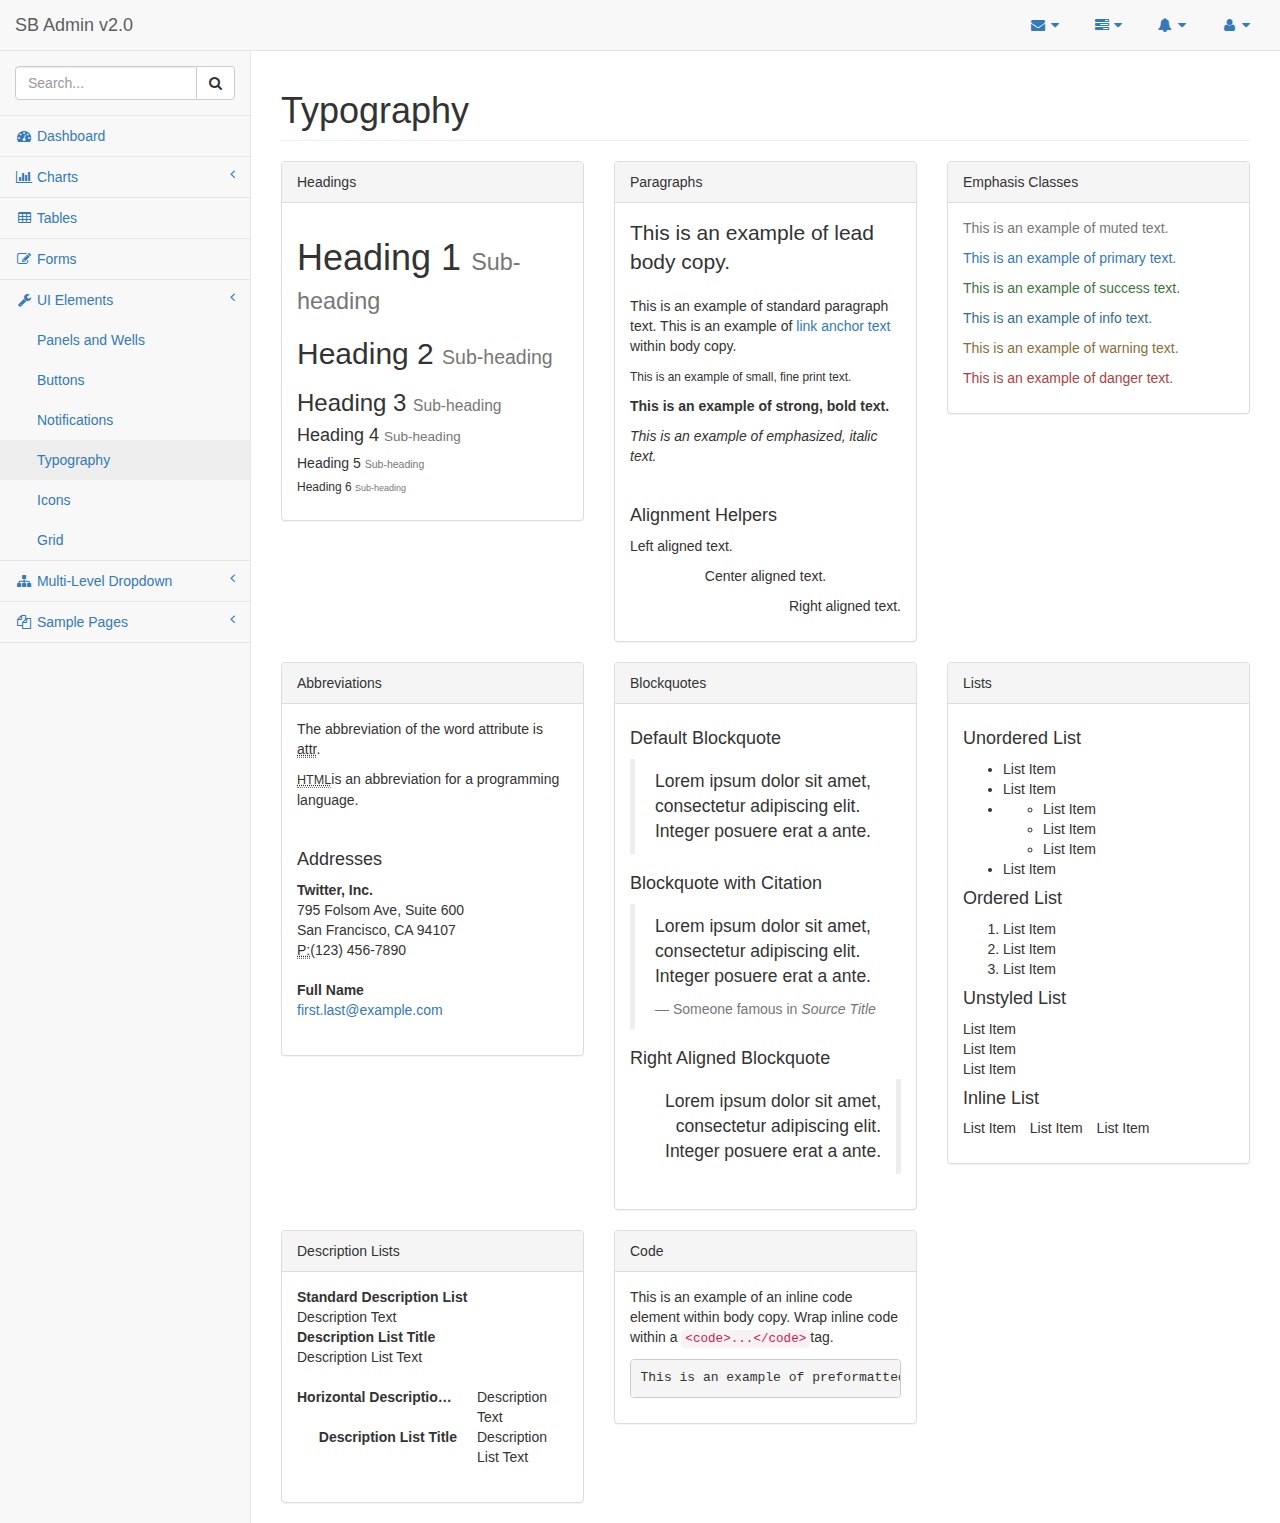
<file: admin/pages/typography.html>
<!DOCTYPE html>
<html lang="en">

<head>

    <meta charset="utf-8">
    <meta http-equiv="X-UA-Compatible" content="IE=edge">
    <meta name="viewport" content="width=device-width, initial-scale=1">
    <meta name="description" content="">
    <meta name="author" content="">

    <title>SB Admin 2 - Bootstrap Admin Theme</title>

    <!-- Bootstrap Core CSS -->
    <link href="../vendor/bootstrap/css/bootstrap.min.css" rel="stylesheet">

    <!-- MetisMenu CSS -->
    <link href="../vendor/metisMenu/metisMenu.min.css" rel="stylesheet">

    <!-- Custom CSS -->
    <link href="../dist/css/sb-admin-2.css" rel="stylesheet">

    <!-- Custom Fonts -->
    <link href="../vendor/font-awesome/css/font-awesome.min.css" rel="stylesheet" type="text/css">

    <!-- HTML5 Shim and Respond.js IE8 support of HTML5 elements and media queries -->
    <!-- WARNING: Respond.js doesn't work if you view the page via file:// -->
    <!--[if lt IE 9]>
        <script src="https://oss.maxcdn.com/libs/html5shiv/3.7.0/html5shiv.js"></script>
        <script src="https://oss.maxcdn.com/libs/respond.js/1.4.2/respond.min.js"></script>
    <![endif]-->

</head>

<body>

    <div id="wrapper">

        <!-- Navigation -->
        <nav class="navbar navbar-default navbar-static-top" role="navigation" style="margin-bottom: 0">
            <div class="navbar-header">
                <button type="button" class="navbar-toggle" data-toggle="collapse" data-target=".navbar-collapse">
                    <span class="sr-only">Toggle navigation</span>
                    <span class="icon-bar"></span>
                    <span class="icon-bar"></span>
                    <span class="icon-bar"></span>
                </button>
                <a class="navbar-brand" href="index.html">SB Admin v2.0</a>
            </div>
            <!-- /.navbar-header -->

            <ul class="nav navbar-top-links navbar-right">
                <li class="dropdown">
                    <a class="dropdown-toggle" data-toggle="dropdown" href="#">
                        <i class="fa fa-envelope fa-fw"></i> <i class="fa fa-caret-down"></i>
                    </a>
                    <ul class="dropdown-menu dropdown-messages">
                        <li>
                            <a href="#">
                                <div>
                                    <strong>John Smith</strong>
                                    <span class="pull-right text-muted">
                                        <em>Yesterday</em>
                                    </span>
                                </div>
                                <div>Lorem ipsum dolor sit amet, consectetur adipiscing elit. Pellentesque eleifend...</div>
                            </a>
                        </li>
                        <li class="divider"></li>
                        <li>
                            <a href="#">
                                <div>
                                    <strong>John Smith</strong>
                                    <span class="pull-right text-muted">
                                        <em>Yesterday</em>
                                    </span>
                                </div>
                                <div>Lorem ipsum dolor sit amet, consectetur adipiscing elit. Pellentesque eleifend...</div>
                            </a>
                        </li>
                        <li class="divider"></li>
                        <li>
                            <a href="#">
                                <div>
                                    <strong>John Smith</strong>
                                    <span class="pull-right text-muted">
                                        <em>Yesterday</em>
                                    </span>
                                </div>
                                <div>Lorem ipsum dolor sit amet, consectetur adipiscing elit. Pellentesque eleifend...</div>
                            </a>
                        </li>
                        <li class="divider"></li>
                        <li>
                            <a class="text-center" href="#">
                                <strong>Read All Messages</strong>
                                <i class="fa fa-angle-right"></i>
                            </a>
                        </li>
                    </ul>
                    <!-- /.dropdown-messages -->
                </li>
                <!-- /.dropdown -->
                <li class="dropdown">
                    <a class="dropdown-toggle" data-toggle="dropdown" href="#">
                        <i class="fa fa-tasks fa-fw"></i> <i class="fa fa-caret-down"></i>
                    </a>
                    <ul class="dropdown-menu dropdown-tasks">
                        <li>
                            <a href="#">
                                <div>
                                    <p>
                                        <strong>Task 1</strong>
                                        <span class="pull-right text-muted">40% Complete</span>
                                    </p>
                                    <div class="progress progress-striped active">
                                        <div class="progress-bar progress-bar-success" role="progressbar" aria-valuenow="40" aria-valuemin="0" aria-valuemax="100" style="width: 40%">
                                            <span class="sr-only">40% Complete (success)</span>
                                        </div>
                                    </div>
                                </div>
                            </a>
                        </li>
                        <li class="divider"></li>
                        <li>
                            <a href="#">
                                <div>
                                    <p>
                                        <strong>Task 2</strong>
                                        <span class="pull-right text-muted">20% Complete</span>
                                    </p>
                                    <div class="progress progress-striped active">
                                        <div class="progress-bar progress-bar-info" role="progressbar" aria-valuenow="20" aria-valuemin="0" aria-valuemax="100" style="width: 20%">
                                            <span class="sr-only">20% Complete</span>
                                        </div>
                                    </div>
                                </div>
                            </a>
                        </li>
                        <li class="divider"></li>
                        <li>
                            <a href="#">
                                <div>
                                    <p>
                                        <strong>Task 3</strong>
                                        <span class="pull-right text-muted">60% Complete</span>
                                    </p>
                                    <div class="progress progress-striped active">
                                        <div class="progress-bar progress-bar-warning" role="progressbar" aria-valuenow="60" aria-valuemin="0" aria-valuemax="100" style="width: 60%">
                                            <span class="sr-only">60% Complete (warning)</span>
                                        </div>
                                    </div>
                                </div>
                            </a>
                        </li>
                        <li class="divider"></li>
                        <li>
                            <a href="#">
                                <div>
                                    <p>
                                        <strong>Task 4</strong>
                                        <span class="pull-right text-muted">80% Complete</span>
                                    </p>
                                    <div class="progress progress-striped active">
                                        <div class="progress-bar progress-bar-danger" role="progressbar" aria-valuenow="80" aria-valuemin="0" aria-valuemax="100" style="width: 80%">
                                            <span class="sr-only">80% Complete (danger)</span>
                                        </div>
                                    </div>
                                </div>
                            </a>
                        </li>
                        <li class="divider"></li>
                        <li>
                            <a class="text-center" href="#">
                                <strong>See All Tasks</strong>
                                <i class="fa fa-angle-right"></i>
                            </a>
                        </li>
                    </ul>
                    <!-- /.dropdown-tasks -->
                </li>
                <!-- /.dropdown -->
                <li class="dropdown">
                    <a class="dropdown-toggle" data-toggle="dropdown" href="#">
                        <i class="fa fa-bell fa-fw"></i> <i class="fa fa-caret-down"></i>
                    </a>
                    <ul class="dropdown-menu dropdown-alerts">
                        <li>
                            <a href="#">
                                <div>
                                    <i class="fa fa-comment fa-fw"></i> New Comment
                                    <span class="pull-right text-muted small">4 minutes ago</span>
                                </div>
                            </a>
                        </li>
                        <li class="divider"></li>
                        <li>
                            <a href="#">
                                <div>
                                    <i class="fa fa-twitter fa-fw"></i> 3 New Followers
                                    <span class="pull-right text-muted small">12 minutes ago</span>
                                </div>
                            </a>
                        </li>
                        <li class="divider"></li>
                        <li>
                            <a href="#">
                                <div>
                                    <i class="fa fa-envelope fa-fw"></i> Message Sent
                                    <span class="pull-right text-muted small">4 minutes ago</span>
                                </div>
                            </a>
                        </li>
                        <li class="divider"></li>
                        <li>
                            <a href="#">
                                <div>
                                    <i class="fa fa-tasks fa-fw"></i> New Task
                                    <span class="pull-right text-muted small">4 minutes ago</span>
                                </div>
                            </a>
                        </li>
                        <li class="divider"></li>
                        <li>
                            <a href="#">
                                <div>
                                    <i class="fa fa-upload fa-fw"></i> Server Rebooted
                                    <span class="pull-right text-muted small">4 minutes ago</span>
                                </div>
                            </a>
                        </li>
                        <li class="divider"></li>
                        <li>
                            <a class="text-center" href="#">
                                <strong>See All Alerts</strong>
                                <i class="fa fa-angle-right"></i>
                            </a>
                        </li>
                    </ul>
                    <!-- /.dropdown-alerts -->
                </li>
                <!-- /.dropdown -->
                <li class="dropdown">
                    <a class="dropdown-toggle" data-toggle="dropdown" href="#">
                        <i class="fa fa-user fa-fw"></i> <i class="fa fa-caret-down"></i>
                    </a>
                    <ul class="dropdown-menu dropdown-user">
                        <li><a href="#"><i class="fa fa-user fa-fw"></i> User Profile</a>
                        </li>
                        <li><a href="#"><i class="fa fa-gear fa-fw"></i> Settings</a>
                        </li>
                        <li class="divider"></li>
                        <li><a href="login.html"><i class="fa fa-sign-out fa-fw"></i> Logout</a>
                        </li>
                    </ul>
                    <!-- /.dropdown-user -->
                </li>
                <!-- /.dropdown -->
            </ul>
            <!-- /.navbar-top-links -->

            <div class="navbar-default sidebar" role="navigation">
                <div class="sidebar-nav navbar-collapse">
                    <ul class="nav" id="side-menu">
                        <li class="sidebar-search">
                            <div class="input-group custom-search-form">
                                <input type="text" class="form-control" placeholder="Search...">
                                <span class="input-group-btn">
                                <button class="btn btn-default" type="button">
                                    <i class="fa fa-search"></i>
                                </button>
                            </span>
                            </div>
                            <!-- /input-group -->
                        </li>
                        <li>
                            <a href="index.html"><i class="fa fa-dashboard fa-fw"></i> Dashboard</a>
                        </li>
                        <li>
                            <a href="#"><i class="fa fa-bar-chart-o fa-fw"></i> Charts<span class="fa arrow"></span></a>
                            <ul class="nav nav-second-level">
                                <li>
                                    <a href="flot.html">Flot Charts</a>
                                </li>
                                <li>
                                    <a href="morris.html">Morris.js Charts</a>
                                </li>
                            </ul>
                            <!-- /.nav-second-level -->
                        </li>
                        <li>
                            <a href="tables.html"><i class="fa fa-table fa-fw"></i> Tables</a>
                        </li>
                        <li>
                            <a href="forms.html"><i class="fa fa-edit fa-fw"></i> Forms</a>
                        </li>
                        <li>
                            <a href="#"><i class="fa fa-wrench fa-fw"></i> UI Elements<span class="fa arrow"></span></a>
                            <ul class="nav nav-second-level">
                                <li>
                                    <a href="panels-wells.html">Panels and Wells</a>
                                </li>
                                <li>
                                    <a href="buttons.html">Buttons</a>
                                </li>
                                <li>
                                    <a href="notifications.html">Notifications</a>
                                </li>
                                <li>
                                    <a href="typography.html">Typography</a>
                                </li>
                                <li>
                                    <a href="icons.html"> Icons</a>
                                </li>
                                <li>
                                    <a href="grid.html">Grid</a>
                                </li>
                            </ul>
                            <!-- /.nav-second-level -->
                        </li>
                        <li>
                            <a href="#"><i class="fa fa-sitemap fa-fw"></i> Multi-Level Dropdown<span class="fa arrow"></span></a>
                            <ul class="nav nav-second-level">
                                <li>
                                    <a href="#">Second Level Item</a>
                                </li>
                                <li>
                                    <a href="#">Second Level Item</a>
                                </li>
                                <li>
                                    <a href="#">Third Level <span class="fa arrow"></span></a>
                                    <ul class="nav nav-third-level">
                                        <li>
                                            <a href="#">Third Level Item</a>
                                        </li>
                                        <li>
                                            <a href="#">Third Level Item</a>
                                        </li>
                                        <li>
                                            <a href="#">Third Level Item</a>
                                        </li>
                                        <li>
                                            <a href="#">Third Level Item</a>
                                        </li>
                                    </ul>
                                    <!-- /.nav-third-level -->
                                </li>
                            </ul>
                            <!-- /.nav-second-level -->
                        </li>
                        <li>
                            <a href="#"><i class="fa fa-files-o fa-fw"></i> Sample Pages<span class="fa arrow"></span></a>
                            <ul class="nav nav-second-level">
                                <li>
                                    <a href="blank.html">Blank Page</a>
                                </li>
                                <li>
                                    <a href="login.html">Login Page</a>
                                </li>
                            </ul>
                            <!-- /.nav-second-level -->
                        </li>
                    </ul>
                </div>
                <!-- /.sidebar-collapse -->
            </div>
            <!-- /.navbar-static-side -->
        </nav>

        <div id="page-wrapper">
            <div class="row">
                <div class="col-lg-12">
                    <h1 class="page-header">Typography</h1>
                </div>
                <!-- /.col-lg-12 -->
            </div>
            <!-- /.row -->
            <div class="row">
                <div class="col-lg-4">
                    <div class="panel panel-default">
                        <div class="panel-heading">
                            Headings
                        </div>
                        <div class="panel-body">
                            <h1>Heading 1
                                <small>Sub-heading</small>
                            </h1>
                            <h2>Heading 2
                                <small>Sub-heading</small>
                            </h2>
                            <h3>Heading 3
                                <small>Sub-heading</small>
                            </h3>
                            <h4>Heading 4
                                <small>Sub-heading</small>
                            </h4>
                            <h5>Heading 5
                                <small>Sub-heading</small>
                            </h5>
                            <h6>Heading 6
                                <small>Sub-heading</small>
                            </h6>
                        </div>
                        <!-- /.panel-body -->
                    </div>
                    <!-- /.panel -->
                </div>
                <!-- /.col-lg-4 -->
                <div class="col-lg-4">
                    <div class="panel panel-default">
                        <div class="panel-heading">
                            Paragraphs
                        </div>
                        <div class="panel-body">
                            <p class="lead">This is an example of lead body copy.</p>
                            <p>This is an example of standard paragraph text. This is an example of <a href="#">link anchor text</a> within body copy.</p>
                            <p>
                                <small>This is an example of small, fine print text.</small>
                            </p>
                            <p>
                                <strong>This is an example of strong, bold text.</strong>
                            </p>
                            <p>
                                <em>This is an example of emphasized, italic text.</em>
                            </p>
                            <br>
                            <h4>Alignment Helpers</h4>
                            <p class="text-left">Left aligned text.</p>
                            <p class="text-center">Center aligned text.</p>
                            <p class="text-right">Right aligned text.</p>
                        </div>
                        <!-- /.panel-body -->
                    </div>
                    <!-- /.panel -->
                </div>
                <!-- /.col-lg-4 -->
                <div class="col-lg-4">
                    <div class="panel panel-default">
                        <div class="panel-heading">
                            Emphasis Classes
                        </div>
                        <div class="panel-body">
                            <p class="text-muted">This is an example of muted text.</p>
                            <p class="text-primary">This is an example of primary text.</p>
                            <p class="text-success">This is an example of success text.</p>
                            <p class="text-info">This is an example of info text.</p>
                            <p class="text-warning">This is an example of warning text.</p>
                            <p class="text-danger">This is an example of danger text.</p>
                        </div>
                        <!-- /.panel-body -->
                    </div>
                    <!-- /.panel -->
                </div>
                <!-- /.col-lg-4 -->
            </div>
            <!-- /.row -->
            <div class="row">
                <div class="col-lg-4">
                    <div class="panel panel-default">
                        <div class="panel-heading">
                            Abbreviations
                        </div>
                        <div class="panel-body">
                            <p>The abbreviation of the word attribute is
                                <abbr title="attribute">attr</abbr>.</p>
                            <p>
                                <abbr title="HyperText Markup Language" class="initialism">HTML</abbr>is an abbreviation for a programming language.</p>
                            <br>
                            <h4>Addresses</h4>
                            <address>
                                <strong>Twitter, Inc.</strong>
                                <br>795 Folsom Ave, Suite 600
                                <br>San Francisco, CA 94107
                                <br>
                                <abbr title="Phone">P:</abbr>(123) 456-7890
                            </address>
                            <address>
                                <strong>Full Name</strong>
                                <br>
                                <a href="mailto:#">first.last@example.com</a>
                            </address>
                        </div>
                        <!-- /.panel-body -->
                    </div>
                    <!-- /.panel -->
                </div>
                <!-- /.col-lg-4 -->
                <div class="col-lg-4">
                    <div class="panel panel-default">
                        <div class="panel-heading">
                            Blockquotes
                        </div>
                        <div class="panel-body">
                            <h4>Default Blockquote</h4>
                            <blockquote>
                                <p>Lorem ipsum dolor sit amet, consectetur adipiscing elit. Integer posuere erat a ante.</p>
                            </blockquote>
                            <h4>Blockquote with Citation</h4>
                            <blockquote>
                                <p>Lorem ipsum dolor sit amet, consectetur adipiscing elit. Integer posuere erat a ante.</p>
                                <small>Someone famous in
                                    <cite title="Source Title">Source Title</cite>
                                </small>
                            </blockquote>
                            <h4>Right Aligned Blockquote</h4>
                            <blockquote class="pull-right">
                                <p>Lorem ipsum dolor sit amet, consectetur adipiscing elit. Integer posuere erat a ante.</p>
                            </blockquote>
                        </div>
                        <!-- /.panel-body -->
                    </div>
                    <!-- /.panel -->
                </div>
                <!-- /.col-lg-4 -->
                <div class="col-lg-4">
                    <div class="panel panel-default">
                        <div class="panel-heading">
                            Lists
                        </div>
                        <div class="panel-body">
                            <h4>Unordered List</h4>
                            <ul>
                                <li>List Item</li>
                                <li>List Item</li>
                                <li>
                                    <ul>
                                        <li>List Item</li>
                                        <li>List Item</li>
                                        <li>List Item</li>
                                    </ul>
                                </li>
                                <li>List Item</li>
                            </ul>
                            <h4>Ordered List</h4>
                            <ol>
                                <li>List Item</li>
                                <li>List Item</li>
                                <li>List Item</li>
                            </ol>
                            <h4>Unstyled List</h4>
                            <ul class="list-unstyled">
                                <li>List Item</li>
                                <li>List Item</li>
                                <li>List Item</li>
                            </ul>
                            <h4>Inline List</h4>
                            <ul class="list-inline">
                                <li>List Item</li>
                                <li>List Item</li>
                                <li>List Item</li>
                            </ul>
                        </div>
                        <!-- /.panel-body -->
                    </div>
                    <!-- /.panel -->
                </div>
                <!-- /.col-lg-4 -->
            </div>
            <!-- /.row -->
            <div class="row">
                <div class="col-lg-4">
                    <div class="panel panel-default">
                        <div class="panel-heading">
                            Description Lists
                        </div>
                        <div class="panel-body">
                            <dl>
                                <dt>Standard Description List</dt>
                                <dd>Description Text</dd>
                                <dt>Description List Title</dt>
                                <dd>Description List Text</dd>
                            </dl>
                            <dl class="dl-horizontal">
                                <dt>Horizontal Description List</dt>
                                <dd>Description Text</dd>
                                <dt>Description List Title</dt>
                                <dd>Description List Text</dd>
                            </dl>
                        </div>
                        <!-- /.panel-body -->
                    </div>
                    <!-- /.panel -->
                </div>
                <!-- /.col-lg-4 -->
                <div class="col-lg-4">
                    <div class="panel panel-default">
                        <div class="panel-heading">
                            Code
                        </div>
                        <div class="panel-body">
                            <p>This is an example of an inline code element within body copy. Wrap inline code within a
                                <code>&lt;code&gt;...&lt;/code&gt;</code>tag.</p>
                            <pre>This is an example of preformatted text.</pre>
                        </div>
                        <!-- /.panel-body -->
                    </div>
                    <!-- /.panel -->
                </div>
                <!-- /.col-lg-4 -->
            </div>
            <!-- /.row -->
        </div>
        <!-- /#page-wrapper -->

    </div>
    <!-- /#wrapper -->

    <!-- jQuery -->
    <script src="../vendor/jquery/jquery.min.js"></script>

    <!-- Bootstrap Core JavaScript -->
    <script src="../vendor/bootstrap/js/bootstrap.min.js"></script>

    <!-- Metis Menu Plugin JavaScript -->
    <script src="../vendor/metisMenu/metisMenu.min.js"></script>

    <!-- Custom Theme JavaScript -->
    <script src="../dist/js/sb-admin-2.js"></script>

</body>

</html>
</file>
<file: admin/vendor/morrisjs/morris.css>
.morris-hover{position:absolute;z-index:1000}.morris-hover.morris-default-style{border-radius:10px;padding:6px;color:#666;background:rgba(255,255,255,0.8);border:solid 2px rgba(230,230,230,0.8);font-family:sans-serif;font-size:12px;text-align:center}.morris-hover.morris-default-style .morris-hover-row-label{font-weight:bold;margin:0.25em 0}
.morris-hover.morris-default-style .morris-hover-point{white-space:nowrap;margin:0.1em 0}
</file>
<file: admin/vendor/datatables-responsive/dataTables.responsive.css>
table.dataTable.dtr-inline.collapsed > tbody > tr > td:first-child,
table.dataTable.dtr-inline.collapsed > tbody > tr > th:first-child {
  position: relative;
  padding-left: 30px;
  cursor: pointer;
}
table.dataTable.dtr-inline.collapsed > tbody > tr > td:first-child:before,
table.dataTable.dtr-inline.collapsed > tbody > tr > th:first-child:before {
  top: 8px;
  left: 4px;
  height: 16px;
  width: 16px;
  display: block;
  position: absolute;
  color: white;
  border: 2px solid white;
  border-radius: 16px;
  text-align: center;
  line-height: 14px;
  box-shadow: 0 0 3px #444;
  box-sizing: content-box;
  content: '+';
  background-color: #31b131;
}
table.dataTable.dtr-inline.collapsed > tbody > tr > td:first-child.dataTables_empty:before,
table.dataTable.dtr-inline.collapsed > tbody > tr > th:first-child.dataTables_empty:before {
  display: none;
}
table.dataTable.dtr-inline.collapsed > tbody > tr.parent > td:first-child:before,
table.dataTable.dtr-inline.collapsed > tbody > tr.parent > th:first-child:before {
  content: '-';
  background-color: #d33333;
}
table.dataTable.dtr-inline.collapsed > tbody > tr.child td:before {
  display: none;
}
table.dataTable.dtr-inline.collapsed.compact > tbody > tr > td:first-child,
table.dataTable.dtr-inline.collapsed.compact > tbody > tr > th:first-child {
  padding-left: 27px;
}
table.dataTable.dtr-inline.collapsed.compact > tbody > tr > td:first-child:before,
table.dataTable.dtr-inline.collapsed.compact > tbody > tr > th:first-child:before {
  top: 5px;
  left: 4px;
  height: 14px;
  width: 14px;
  border-radius: 14px;
  line-height: 12px;
}
table.dataTable.dtr-column > tbody > tr > td.control,
table.dataTable.dtr-column > tbody > tr > th.control {
  position: relative;
  cursor: pointer;
}
table.dataTable.dtr-column > tbody > tr > td.control:before,
table.dataTable.dtr-column > tbody > tr > th.control:before {
  top: 50%;
  left: 50%;
  height: 16px;
  width: 16px;
  margin-top: -10px;
  margin-left: -10px;
  display: block;
  position: absolute;
  color: white;
  border: 2px solid white;
  border-radius: 16px;
  text-align: center;
  line-height: 14px;
  box-shadow: 0 0 3px #444;
  box-sizing: content-box;
  content: '+';
  background-color: #31b131;
}
table.dataTable.dtr-column > tbody > tr.parent td.control:before,
table.dataTable.dtr-column > tbody > tr.parent th.control:before {
  content: '-';
  background-color: #d33333;
}
table.dataTable > tbody > tr.child {
  padding: 0.5em 1em;
}
table.dataTable > tbody > tr.child:hover {
  background: transparent !important;
}
table.dataTable > tbody > tr.child ul {
  display: inline-block;
  list-style-type: none;
  margin: 0;
  padding: 0;
}
table.dataTable > tbody > tr.child ul li {
  border-bottom: 1px solid #efefef;
  padding: 0.5em 0;
}
table.dataTable > tbody > tr.child ul li:first-child {
  padding-top: 0;
}
table.dataTable > tbody > tr.child ul li:last-child {
  border-bottom: none;
}
table.dataTable > tbody > tr.child span.dtr-title {
  display: inline-block;
  min-width: 75px;
  font-weight: bold;
}
</file>
<file: admin/vendor/metisMenu/metisMenu.min.css>
/*
 * metismenu - v1.1.3
 * Easy menu jQuery plugin for Twitter Bootstrap 3
 * https://github.com/onokumus/metisMenu
 *
 * Made by Osman Nuri Okumus
 * Under MIT License
 */

.arrow{float:right;line-height:1.42857}.glyphicon.arrow:before{content:"\e079"}.active>a>.glyphicon.arrow:before{content:"\e114"}.fa.arrow:before{content:"\f104"}.active>a>.fa.arrow:before{content:"\f107"}.plus-times{float:right}.fa.plus-times:before{content:"\f067"}.active>a>.fa.plus-times{filter:progid:DXImageTransform.Microsoft.BasicImage(rotation=1);-webkit-transform:rotate(45deg);-moz-transform:rotate(45deg);-ms-transform:rotate(45deg);-o-transform:rotate(45deg);transform:rotate(45deg)}.plus-minus{float:right}.fa.plus-minus:before{content:"\f067"}.active>a>.fa.plus-minus:before{content:"\f068"}
</file>
<file: admin/dist/css/sb-admin-2.css>
/*!
 * Start Bootstrap - SB Admin 2 v3.3.7+1 (http://startbootstrap.com/template-overviews/sb-admin-2)
 * Copyright 2013-2016 Start Bootstrap
 * Licensed under MIT (https://github.com/BlackrockDigital/startbootstrap/blob/gh-pages/LICENSE)
 */
body {
  background-color: #f8f8f8;
}
#wrapper {
  width: 100%;
}
#page-wrapper {
  padding: 0 15px;
  min-height: 568px;
  background-color: white;
}
@media (min-width: 768px) {
  #page-wrapper {
    position: inherit;
    margin: 0 0 0 250px;
    padding: 0 30px;
    border-left: 1px solid #e7e7e7;
  }
}
.navbar-top-links {
  margin-right: 0;
}
.navbar-top-links li {
  display: inline-block;
}
.navbar-top-links li:last-child {
  margin-right: 15px;
}
.navbar-top-links li a {
  padding: 15px;
  min-height: 50px;
}
.navbar-top-links .dropdown-menu li {
  display: block;
}
.navbar-top-links .dropdown-menu li:last-child {
  margin-right: 0;
}
.navbar-top-links .dropdown-menu li a {
  padding: 3px 20px;
  min-height: 0;
}
.navbar-top-links .dropdown-menu li a div {
  white-space: normal;
}
.navbar-top-links .dropdown-messages,
.navbar-top-links .dropdown-tasks,
.navbar-top-links .dropdown-alerts {
  width: 310px;
  min-width: 0;
}
.navbar-top-links .dropdown-messages {
  margin-left: 5px;
}
.navbar-top-links .dropdown-tasks {
  margin-left: -59px;
}
.navbar-top-links .dropdown-alerts {
  margin-left: -123px;
}
.navbar-top-links .dropdown-user {
  right: 0;
  left: auto;
}
.sidebar .sidebar-nav.navbar-collapse {
  padding-left: 0;
  padding-right: 0;
}
.sidebar .sidebar-search {
  padding: 15px;
}
.sidebar ul li {
  border-bottom: 1px solid #e7e7e7;
}
.sidebar ul li a.active {
  background-color: #eeeeee;
}
.sidebar .arrow {
  float: right;
}
.sidebar .fa.arrow:before {
  content: "\f104";
}
.sidebar .active > a > .fa.arrow:before {
  content: "\f107";
}
.sidebar .nav-second-level li,
.sidebar .nav-third-level li {
  border-bottom: none !important;
}
.sidebar .nav-second-level li a {
  padding-left: 37px;
}
.sidebar .nav-third-level li a {
  padding-left: 52px;
}
@media (min-width: 768px) {
  .sidebar {
    z-index: 1;
    position: absolute;
    width: 250px;
    margin-top: 51px;
  }
  .navbar-top-links .dropdown-messages,
  .navbar-top-links .dropdown-tasks,
  .navbar-top-links .dropdown-alerts {
    margin-left: auto;
  }
}
.btn-outline {
  color: inherit;
  background-color: transparent;
  transition: all .5s;
}
.btn-primary.btn-outline {
  color: #428bca;
}
.btn-success.btn-outline {
  color: #5cb85c;
}
.btn-info.btn-outline {
  color: #5bc0de;
}
.btn-warning.btn-outline {
  color: #f0ad4e;
}
.btn-danger.btn-outline {
  color: #d9534f;
}
.btn-primary.btn-outline:hover,
.btn-success.btn-outline:hover,
.btn-info.btn-outline:hover,
.btn-warning.btn-outline:hover,
.btn-danger.btn-outline:hover {
  color: white;
}
.chat {
  margin: 0;
  padding: 0;
  list-style: none;
}
.chat li {
  margin-bottom: 10px;
  padding-bottom: 5px;
  border-bottom: 1px dotted #999999;
}
.chat li.left .chat-body {
  margin-left: 60px;
}
.chat li.right .chat-body {
  margin-right: 60px;
}
.chat li .chat-body p {
  margin: 0;
}
.panel .slidedown .glyphicon,
.chat .glyphicon {
  margin-right: 5px;
}
.chat-panel .panel-body {
  height: 350px;
  overflow-y: scroll;
}
.login-panel {
  margin-top: 25%;
}
.flot-chart {
  display: block;
  height: 400px;
}
.flot-chart-content {
  width: 100%;
  height: 100%;
}
table.dataTable thead .sorting,
table.dataTable thead .sorting_asc,
table.dataTable thead .sorting_desc,
table.dataTable thead .sorting_asc_disabled,
table.dataTable thead .sorting_desc_disabled {
  background: transparent;
}
table.dataTable thead .sorting_asc:after {
  content: "\f0de";
  float: right;
  font-family: fontawesome;
}
table.dataTable thead .sorting_desc:after {
  content: "\f0dd";
  float: right;
  font-family: fontawesome;
}
table.dataTable thead .sorting:after {
  content: "\f0dc";
  float: right;
  font-family: fontawesome;
  color: rgba(50, 50, 50, 0.5);
}
.btn-circle {
  width: 30px;
  height: 30px;
  padding: 6px 0;
  border-radius: 15px;
  text-align: center;
  font-size: 12px;
  line-height: 1.428571429;
}
.btn-circle.btn-lg {
  width: 50px;
  height: 50px;
  padding: 10px 16px;
  border-radius: 25px;
  font-size: 18px;
  line-height: 1.33;
}
.btn-circle.btn-xl {
  width: 70px;
  height: 70px;
  padding: 10px 16px;
  border-radius: 35px;
  font-size: 24px;
  line-height: 1.33;
}
.show-grid [class^="col-"] {
  padding-top: 10px;
  padding-bottom: 10px;
  border: 1px solid #ddd;
  background-color: #eee !important;
}
.show-grid {
  margin: 15px 0;
}
.huge {
  font-size: 40px;
}
.panel-green {
  border-color: #5cb85c;
}
.panel-green > .panel-heading {
  border-color: #5cb85c;
  color: white;
  background-color: #5cb85c;
}
.panel-green > a {
  color: #5cb85c;
}
.panel-green > a:hover {
  color: #3d8b3d;
}
.panel-red {
  border-color: #d9534f;
}
.panel-red > .panel-heading {
  border-color: #d9534f;
  color: white;
  background-color: #d9534f;
}
.panel-red > a {
  color: #d9534f;
}
.panel-red > a:hover {
  color: #b52b27;
}
.panel-yellow {
  border-color: #f0ad4e;
}
.panel-yellow > .panel-heading {
  border-color: #f0ad4e;
  color: white;
  background-color: #f0ad4e;
}
.panel-yellow > a {
  color: #f0ad4e;
}
.panel-yellow > a:hover {
  color: #df8a13;
}
.timeline {
  position: relative;
  padding: 20px 0 20px;
  list-style: none;
}
.timeline:before {
  content: " ";
  position: absolute;
  top: 0;
  bottom: 0;
  left: 50%;
  width: 3px;
  margin-left: -1.5px;
  background-color: #eeeeee;
}
.timeline > li {
  position: relative;
  margin-bottom: 20px;
}
.timeline > li:before,
.timeline > li:after {
  content: " ";
  display: table;
}
.timeline > li:after {
  clear: both;
}
.timeline > li:before,
.timeline > li:after {
  content: " ";
  display: table;
}
.timeline > li:after {
  clear: both;
}
.timeline > li > .timeline-panel {
  float: left;
  position: relative;
  width: 46%;
  padding: 20px;
  border: 1px solid #d4d4d4;
  border-radius: 2px;
  -webkit-box-shadow: 0 1px 6px rgba(0, 0, 0, 0.175);
  box-shadow: 0 1px 6px rgba(0, 0, 0, 0.175);
}
.timeline > li > .timeline-panel:before {
  content: " ";
  display: inline-block;
  position: absolute;
  top: 26px;
  right: -15px;
  border-top: 15px solid transparent;
  border-right: 0 solid #ccc;
  border-bottom: 15px solid transparent;
  border-left: 15px solid #ccc;
}
.timeline > li > .timeline-panel:after {
  content: " ";
  display: inline-block;
  position: absolute;
  top: 27px;
  right: -14px;
  border-top: 14px solid transparent;
  border-right: 0 solid #fff;
  border-bottom: 14px solid transparent;
  border-left: 14px solid #fff;
}
.timeline > li > .timeline-badge {
  z-index: 100;
  position: absolute;
  top: 16px;
  left: 50%;
  width: 50px;
  height: 50px;
  margin-left: -25px;
  border-radius: 50% 50% 50% 50%;
  text-align: center;
  font-size: 1.4em;
  line-height: 50px;
  color: #fff;
  background-color: #999999;
}
.timeline > li.timeline-inverted > .timeline-panel {
  float: right;
}
.timeline > li.timeline-inverted > .timeline-panel:before {
  right: auto;
  left: -15px;
  border-right-width: 15px;
  border-left-width: 0;
}
.timeline > li.timeline-inverted > .timeline-panel:after {
  right: auto;
  left: -14px;
  border-right-width: 14px;
  border-left-width: 0;
}
.timeline-badge.primary {
  background-color: #2e6da4 !important;
}
.timeline-badge.success {
  background-color: #3f903f !important;
}
.timeline-badge.warning {
  background-color: #f0ad4e !important;
}
.timeline-badge.danger {
  background-color: #d9534f !important;
}
.timeline-badge.info {
  background-color: #5bc0de !important;
}
.timeline-title {
  margin-top: 0;
  color: inherit;
}
.timeline-body > p,
.timeline-body > ul {
  margin-bottom: 0;
}
.timeline-body > p + p {
  margin-top: 5px;
}
@media (max-width: 767px) {
  ul.timeline:before {
    left: 40px;
  }
  ul.timeline > li > .timeline-panel {
    width: calc(10%);
    width: -moz-calc(10%);
    width: -webkit-calc(10%);
  }
  ul.timeline > li > .timeline-badge {
    top: 16px;
    left: 15px;
    margin-left: 0;
  }
  ul.timeline > li > .timeline-panel {
    float: right;
  }
  ul.timeline > li > .timeline-panel:before {
    right: auto;
    left: -15px;
    border-right-width: 15px;
    border-left-width: 0;
  }
  ul.timeline > li > .timeline-panel:after {
    right: auto;
    left: -14px;
    border-right-width: 14px;
    border-left-width: 0;
  }
}
</file>
